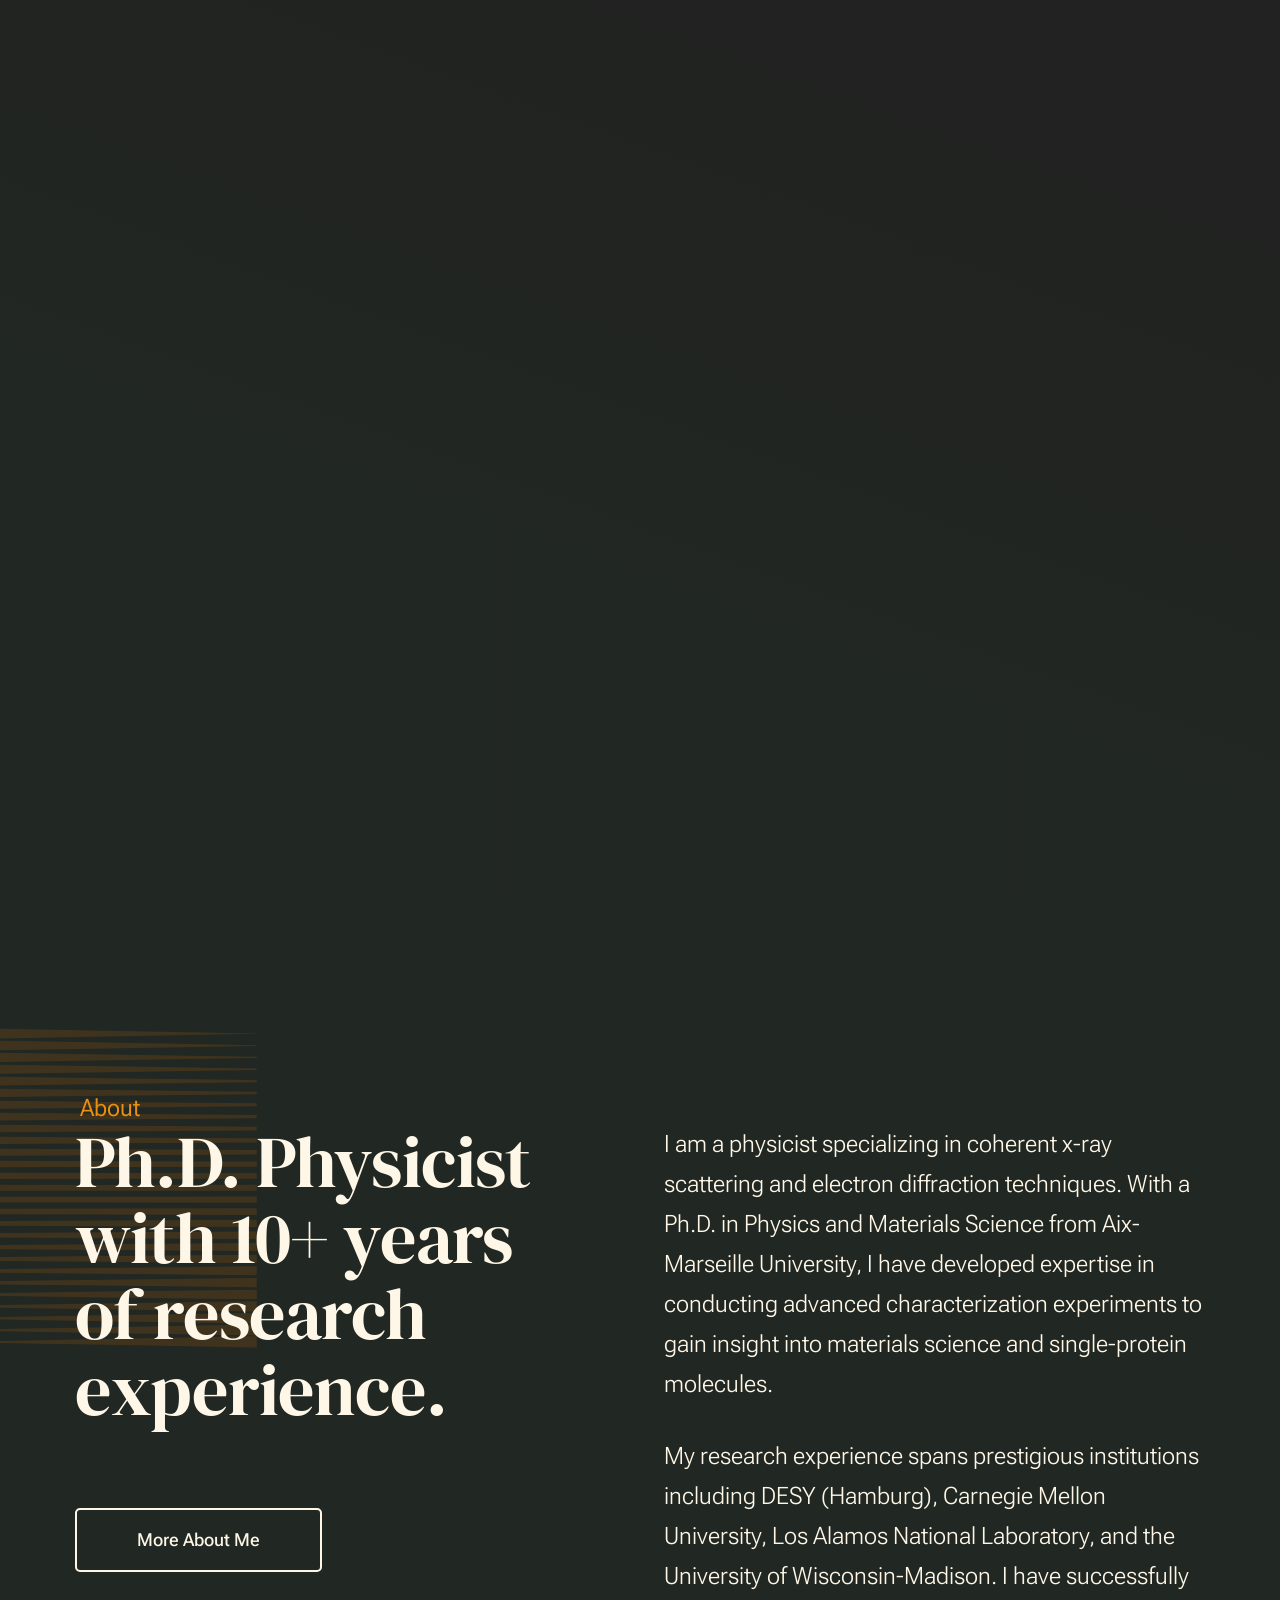
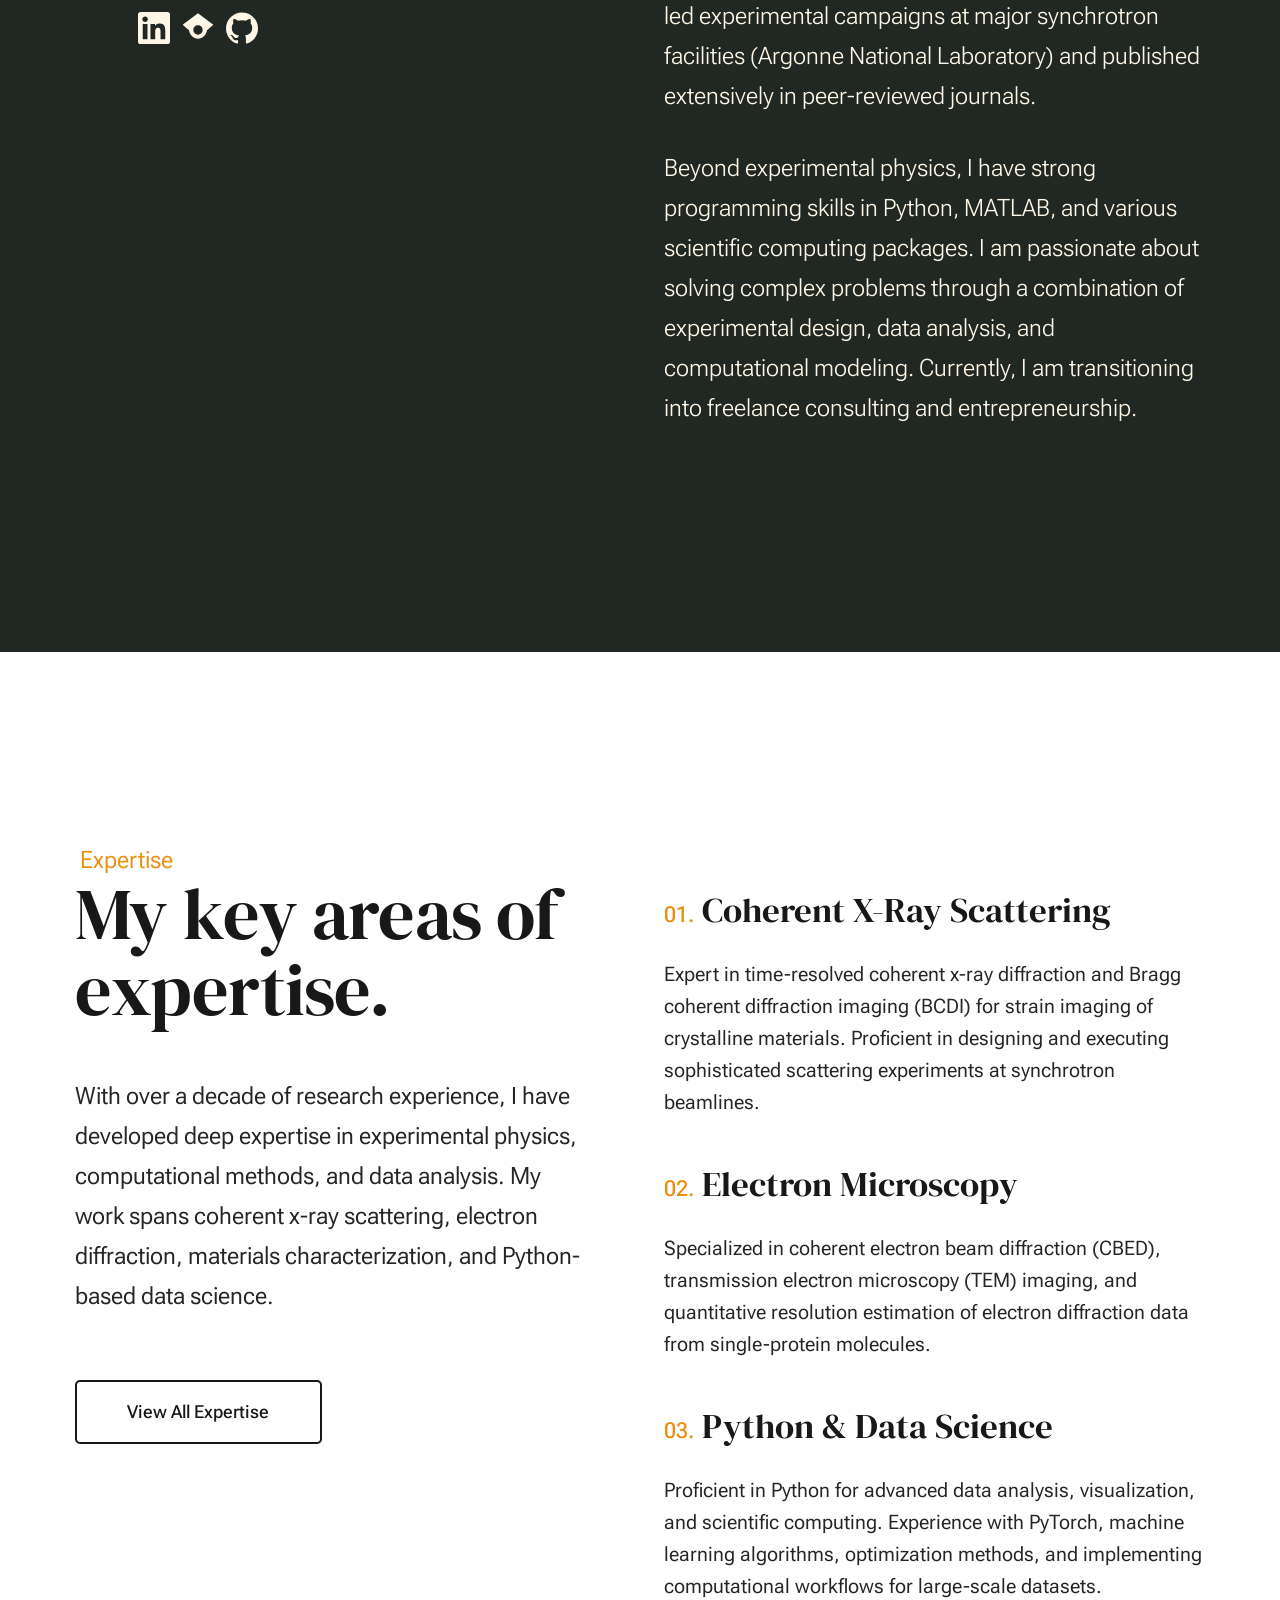
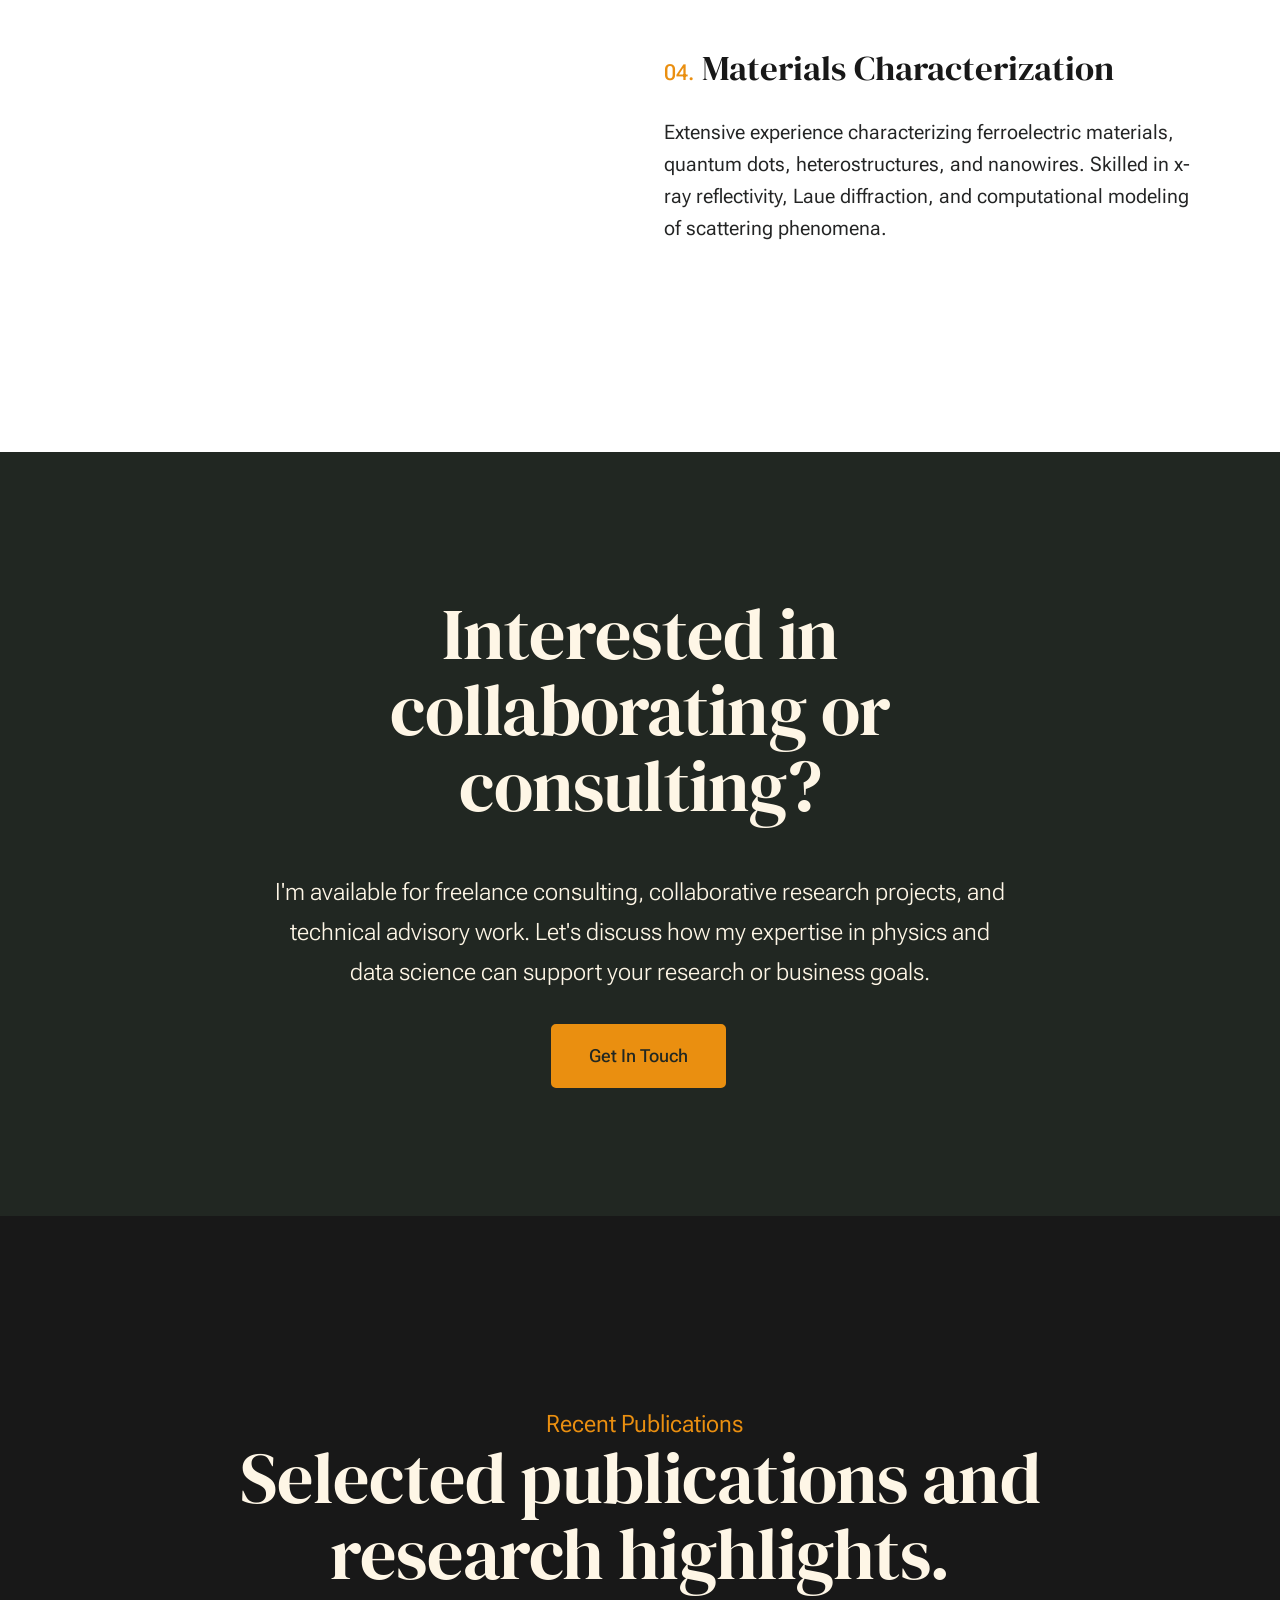
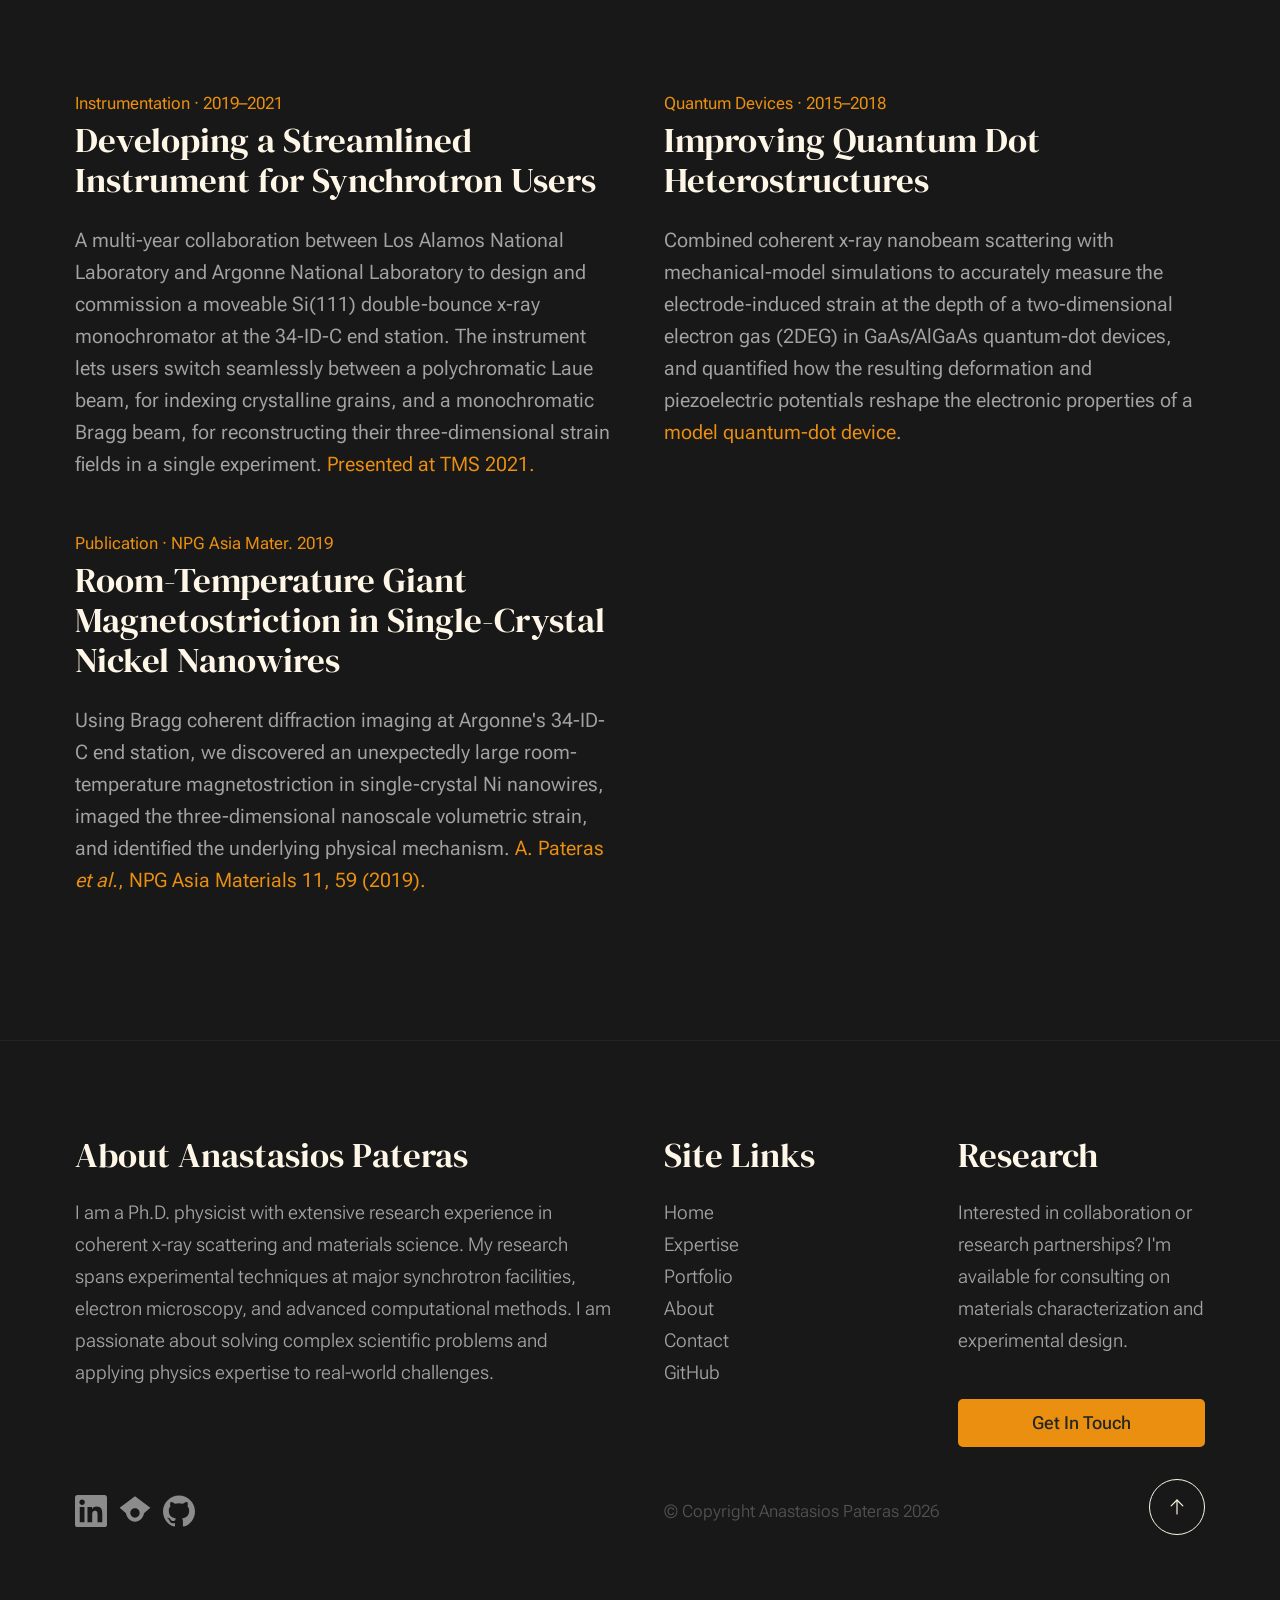
<file: index.html>
<!DOCTYPE html>
<html lang="en" class="no-js" >
<head>

    <!--- basic page needs
    ================================================== -->
    <meta name="google-site-verification" content="3l1CYod3EvhSTlX78lhnCnLiHRRLJFmBKEmMYQb7MUE">
    <meta charset="utf-8">
    <meta name="viewport" content="width=device-width, initial-scale=1">
    <title>Anastasios Pateras - Physicist, Ph. D.</title>

    <script>
        document.documentElement.classList.remove('no-js');
        document.documentElement.classList.add('js');
    </script>

    <!-- CSS
    ================================================== -->
    <link rel="stylesheet" href="css/vendor.css">
    <link rel="stylesheet" href="css/styles.css">

    <!-- favicons
    ================================================== -->
    <link rel="apple-touch-icon" sizes="180x180" href="apple-touch-icon.png">
    <link rel="icon" type="image/png" sizes="32x32" href="favicon-32x32.png">
    <link rel="icon" type="image/png" sizes="16x16" href="favicon-16x16.png">
    <link rel="manifest" href="site.webmanifest">

</head>


<body id="top">

    
    <!-- preloader
    ================================================== -->
    <div id="preloader">
        <div id="loader" class="dots-fade">
            <div></div>
            <div></div>
            <div></div>
        </div>
    </div>


    <!-- page wrap
    ================================================== -->
    <div id="page" class="s-pagewrap ss-home">


        <!-- # site header 
        ================================================== -->
        <header class="s-header">

            <div class="row s-header__inner width-sixteen-col">

                <div class="s-header__block">
                    <div class="s-header__logo">
                        <a class="logo" href="index.html">
                            <img src="images/logo.svg" alt="Homepage">
                        </a>
                    </div>

                    <a class="s-header__menu-toggle" href="#0"><span>Menu</span></a>
                </div> <!-- end s-header__block -->

                <nav class="s-header__nav">
    
                    <ul class="s-header__menu-links">
                        <li><a href="about.html">About</a></li>
                        <li><a href="expertise.html">Expertise</a></li>
                        <li><a href="blog.html">Portfolio</a></li>
                        <li><a href="contact.html">Contact</a></li>
                    </ul> <!-- s-header__menu-links -->

                    <div class="s-header__contact">
                        <a href="contact.html" class="btn btn--primary s-header__contact-btn">Let's Work Together</a>                        
                    </div> <!-- s-header__contact -->
    
                </nav> <!-- end s-header__nav -->

            </div> <!-- end s-header__inner -->

        </header> <!-- end s-header -->


        <!-- # site main content
        ================================================== -->
        <section id="content" class="s-content">

            <!-- intro
            ----------------------------------------------- -->
            <section id="intro" class="s-intro">

                <div class="row s-intro__content width-sixteen-col">

                    <div class="column lg-12 s-intro__content-inner grid-block">
                        
                        <div class="s-intro__content-text">
                            <div class="s-intro__content-pretitle text-pretitle">Hello, I'm Anastasios</div>
                            <h1 class="s-intro__content-title">
                            Physicist, Ph. D. with expertise <br>
                            in coherent x-ray scattering <br>
                            and materials science.
                            </h1>
                        </div> <!-- s-intro__content-text -->

                        <div class="s-intro__content-media"> 
                            <div class="s-intro__content-media-inner">                               
                                <img src="images/intro-bg.jpg" srcset="images/intro-bg.jpg 1x, images/intro-bg@2x.jpg 2x" alt="">
                                <div class="lines">                               
                                    <span></span>                                  
                                </div>
                            </div>
                        </div> <!-- s-intro__content-media -->                      

                        <div class="s-intro__scroll-down">
                            <a href="#about" class="smoothscroll">
                                <div class="scroll-icon">
                                    <svg xmlns="http://www.w3.org/2000/svg" viewBox="0 0 24 24" width="36" height="36" fill="none" stroke="#97b34a" stroke-width="1" stroke-linecap="round" stroke-linejoin="round">&lt;!--!  Atomicons Free 1.00 by @atisalab License - https://atomicons.com/license/ (Icons: CC BY 4.0) Copyright 2021 Atomicons --&gt;<polyline points="7 13 12 18 17 13"></polyline><line x1="12" y1="18" x2="12" y2="6"></line></svg>
                                </div>
                                <span>Scroll for more</span>
                            </a>
                        </div> <!-- s-intro__scroll-down -->
                        
                    </div> <!-- s-intro__content-inner -->

                </div> <!-- s-intro__content -->

            </section> <!-- end s-intro -->

            <!-- about
            ----------------------------------------------- -->
            <section id="about" class="s-about target-section">

                <div class="row s-about__content width-sixteen-col">
                    <div class="column grid-block grid-section-split">

                        <img src="images/geometric_shape.svg" alt="" class="s-about__content-imgbg">

                        <div class="section-header grid-section-split__header">
                            <div class="text-pretitle">About</div>                           
                            <h2 class="text-display-title">
                            Ph.D. Physicist with 10+ years of research experience.
                            </h2>                           
                        </div> <!-- end section-header -->

                        <div class="s-about__content-main grid-section-split__primary">
                            <p class="attention-getter">
                            I am a physicist specializing in coherent x-ray scattering and electron diffraction techniques. 
                            With a Ph.D. in Physics and Materials Science from Aix-Marseille University, I have developed expertise 
                            in conducting advanced characterization experiments to gain insight into materials science and single-protein molecules.
                            </p>

                            <p class="attention-getter">
                            My research experience spans prestigious institutions including DESY (Hamburg), Carnegie Mellon University, 
                            Los Alamos National Laboratory, and the University of Wisconsin-Madison. I have successfully led experimental 
                            campaigns at major synchrotron facilities (Argonne National Laboratory) and published extensively in peer-reviewed journals.
                            </p>

                            <p class="attention-getter">
                            Beyond experimental physics, I have strong programming skills in Python, MATLAB, and various scientific computing packages. 
                            I am passionate about solving complex problems through a combination of experimental design, data analysis, and computational modeling. 
                            Currently, I am transitioning into freelance consulting and entrepreneurship.
                            </p>
                        </div> <!-- end s-about__content-main -->

                        <div class="s-about__content-btn grid-section-split__bottom">
                            <a href="about.html" class="btn btn--stroke u-fullwidth">More About Me</a>

                            <ul class="s-about__social social-list">
                                <li>
                                    <a href="https://www.linkedin.com/in/apater1/" target="_blank" rel="noopener">
                                        <svg xmlns="http://www.w3.org/2000/svg" width="24" height="24" viewBox="0 0 24 24" style="fill:rgba(0, 0, 0, 1);transform:;-ms-filter:"><path d="M20.447 20.452h-3.554v-5.569c0-1.328-.027-3.037-1.852-3.037-1.853 0-2.136 1.445-2.136 2.939v5.667H9.351V9h3.414v1.561h.046c.477-.9 1.637-1.852 3.37-1.852 3.601 0 4.267 2.37 4.267 5.455v6.288zM5.337 7.433c-1.144 0-2.063-.926-2.063-2.065 0-1.138.92-2.063 2.063-2.063 1.14 0 2.064.925 2.064 2.063 0 1.139-.925 2.065-2.064 2.065zm1.782 13.019H3.555V9h3.564v11.452zM22.225 0H1.771C.792 0 0 .774 0 1.729v20.542C0 23.227.792 24 1.771 24h20.451C23.2 24 24 23.227 24 22.271V1.729C24 .774 23.2 0 22.222 0h.003z"></path></svg>
                                        <span class="u-screen-reader-text">LinkedIn</span>
                                    </a>
                                </li>
                                <li>
                                    <a href="https://scholar.google.com/citations?user=9JE_aGEAAAAJ&amp;hl=en" target="_blank" rel="noopener">
                                        <svg xmlns="http://www.w3.org/2000/svg" width="24" height="24" viewBox="0 0 24 24" style="fill:rgba(0, 0, 0, 1);transform:;-ms-filter:"><path d="M5.242 13.769L0.5 9.5 12 1l11.5 8.5-4.742 4.269C18.244 17.32 15.343 20 12 20c-3.343 0-6.244-2.68-6.758-6.231zM12 10c-1.93 0-3.5 1.57-3.5 3.5s1.57 3.5 3.5 3.5 3.5-1.57 3.5-3.5-1.57-3.5-3.5-3.5z"></path></svg>
                                        <span class="u-screen-reader-text">Google Scholar</span>
                                    </a>
                                </li>
                                <li>
                                    <a href="https://github.com/apater1" target="_blank" rel="noopener">
                                        <svg xmlns="http://www.w3.org/2000/svg" width="24" height="24" viewBox="0 0 24 24" style="fill:rgba(0, 0, 0, 1);transform:;-ms-filter:"><path d="M12 .297c-6.63 0-12 5.373-12 12 0 5.303 3.438 9.8 8.205 11.385.6.113.82-.258.82-.577 0-.285-.01-1.04-.015-2.04-3.338.724-4.042-1.61-4.042-1.61C4.422 18.07 3.633 17.7 3.633 17.7c-1.087-.744.084-.729.084-.729 1.205.084 1.838 1.236 1.838 1.236 1.07 1.835 2.809 1.305 3.495.998.108-.776.417-1.305.76-1.605-2.665-.3-5.466-1.332-5.466-5.93 0-1.31.465-2.38 1.235-3.22-.135-.303-.54-1.523.105-3.176 0 0 1.005-.322 3.3 1.23.96-.267 1.98-.399 3-.405 1.02.006 2.04.138 3 .405 2.28-1.552 3.285-1.23 3.285-1.23.645 1.653.24 2.873.12 3.176.765.84 1.23 1.91 1.23 3.22 0 4.61-2.805 5.625-5.475 5.92.42.36.81 1.096.81 2.22 0 1.606-.015 2.896-.015 3.286 0 .315.21.69.825.57C20.565 22.092 24 17.592 24 12.297c0-6.627-5.373-12-12-12"></path></svg>
                                        <span class="u-screen-reader-text">GitHub</span>
                                    </a>
                                </li>
                            </ul> <!-- end s-footer__social -->
                        </div> <!-- end s-about__content-btn -->
                    
                    </div> <!-- content-inner -->
                </div>
                
            </section> <!-- end s-about -->

            <!-- expertise
            ----------------------------------------------- -->
            <section id="expertise" class="s-expertise">

                <div class="row s-expertise__content width-sixteen-col">
                    <div class="column xl-12 grid-block grid-section-split">

                        <div class="section-header grid-section-split__header">
                            <div class="text-pretitle">Expertise</div>                           
                            <h2 class="text-display-title">
                            My key areas of expertise.
                            </h2>     
                            
                            <p class="lead">
                            With over a decade of research experience, I have developed deep expertise in experimental physics, computational methods, 
                            and data analysis. My work spans coherent x-ray scattering, electron diffraction, materials characterization, and Python-based data science.
                            </p>
                        </div> <!-- end section-header -->

                        <div class="s-expertise__content-main grid-section-split__primary">

                            <div class="grid-list-items list-items show-ctr">
                                <div class="grid-list-items__item list-items__item">
                                    <div class="grid-list-items__title list-items__item-header">
                                        <h3 class="list-items__item-title">Coherent X-Ray Scattering</h3>
                                    </div>
                                    <div class="grid-list-items__text list-items__item-text">
                                        <p>
                                        Expert in time-resolved coherent x-ray diffraction and Bragg coherent diffraction imaging (BCDI) for strain imaging 
                                        of crystalline materials. Proficient in designing and executing sophisticated scattering experiments at synchrotron beamlines.
                                        </p>
                                    </div>
                                </div> <!-- list-item -->
                                <div class="grid-list-items__item list-items__item">
                                    <div class="grid-list-items__title list-items__item-header">
                                        <h3 class="list-items__item-title">Electron Microscopy</h3>
                                    </div>
                                    <div class="grid-list-items__text list-items__item-text">
                                        <p>
                                        Specialized in coherent electron beam diffraction (CBED), transmission electron microscopy (TEM) imaging, 
                                        and quantitative resolution estimation of electron diffraction data from single-protein molecules.
                                        </p>
                                    </div>
                                </div> <!-- list-expertise__item -->
                                <div class="grid-list-items__item list-items__item">
                                    <div class="grid-list-items__title list-items__item-header">
                                        <h3 class="list-items__item-title">Python & Data Science</h3>
                                    </div>
                                    <div class="grid-list-items__text list-items__item-text">
                                        <p>
                                        Proficient in Python for advanced data analysis, visualization, and scientific computing. Experience with PyTorch, 
                                        machine learning algorithms, optimization methods, and implementing computational workflows for large-scale datasets.
                                        </p>
                                    </div>
                                </div> <!-- list-expertise__item -->
                                <div class="grid-list-items__item list-items__item">
                                    <div class="grid-list-items__title list-items__item-header">
                                        <h3 class="list-items__item-title">Materials Characterization</h3>
                                    </div>
                                    <div class="grid-list-items__text list-items__item-text">
                                        <p>
                                        Extensive experience characterizing ferroelectric materials, quantum dots, heterostructures, and nanowires. 
                                        Skilled in x-ray reflectivity, Laue diffraction, and computational modeling of scattering phenomena.
                                        </p>
                                    </div>
                                </div> <!-- list-expertise__item -->

                            </div> <!-- grid-list-items -->
                        </div> <!-- end s-expertise__content-main -->

                        <div class="s-expertise__content-btn grid-section-split__bottom">
                            <a href="expertise.html" class="btn btn--stroke u-fullwidth">View All Expertise</a>
                        </div> <!-- end s-about__content-btn -->

                    </div> <!-- end grid-block-->
                </div> <!-- end s-expertise__content -->

            </section> <!-- end s-expertise -->

        </section> <!-- s-content-->

        <!-- # cta
        ================================================== -->
        <section id="cta" class="s-cta">

            <div class="row row-x-center text-center">
                <div class="column xl-8 lg-12">

                    <div class="s-cta__content">
                        <h2 class="text-display-title">
                        Interested in collaborating or consulting?
                        </h2>
                        <p class="lead">
                        I'm available for freelance consulting, collaborative research projects, and technical advisory work. 
                        Let's discuss how my expertise in physics and data science can support your research or business goals.
                        </p>
                        <a href="contact.html" class="btn btn--primary">Get In Touch</a>
                    </div>

                </div>
            </div>

        </section> <!-- end s-cta -->

        <!-- # portfolio
        ================================================== -->
        <section id="portfolio" class="s-portfolio">

            <div class="row s-portfolio__content width-sixteen-col">
                <div class="column xl-12 grid-block">

                    <div class="grid-full section-header text-center">
                        <div class="text-pretitle">Recent Publications</div>
                        <h2 class="text-display-title">
                        Selected publications and research highlights.
                        </h2>
                    </div> <!-- end section-header -->

                    <div class="grid-full s-portfolio__content-main grid-list-items">

                        <div class="grid-list-items__item blog-card">
                            <div class="blog-card__header">
                                <div class="blog-card__cat-links">
                                    <a href="https://youtu.be/r07lF6W2i5Y">Instrumentation &middot; 2019&ndash;2021</a>
                                </div>
                                <h3 class="blog-card__title">Developing a Streamlined Instrument for Synchrotron Users</h3>
                            </div>
                            <div class="blog-card__text">
                                <p>
                                A multi-year collaboration between Los Alamos National Laboratory and Argonne National Laboratory
                                to design and commission a moveable Si(111) double-bounce x-ray monochromator at the 34-ID-C end station.
                                The instrument lets users switch seamlessly between a polychromatic Laue beam, for indexing crystalline
                                grains, and a monochromatic Bragg beam, for reconstructing their three-dimensional strain fields in a
                                single experiment. <a href="https://youtu.be/r07lF6W2i5Y">Presented at TMS 2021.</a>
                                </p>
                            </div>
                        </div> <!-- end blog-card -->
                        <div class="grid-list-items__item blog-card">
                            <div class="blog-card__header">
                                <div class="blog-card__cat-links">
                                    <a href="https://phys.org/news/2018-05-leveraging-imperfections-better-behaved-quantum-dots.html">Quantum Devices &middot; 2015&ndash;2018</a>
                                </div>
                                <h3 class="blog-card__title">Improving Quantum Dot Heterostructures</h3>
                            </div>
                            <div class="blog-card__text">
                                <p>
                                Combined coherent x-ray nanobeam scattering with mechanical-model simulations to accurately measure
                                the electrode-induced strain at the depth of a two-dimensional electron gas (2DEG) in GaAs/AlGaAs
                                quantum-dot devices, and quantified how the resulting deformation and piezoelectric potentials
                                reshape the electronic properties of a <a href="https://phys.org/news/2018-05-leveraging-imperfections-better-behaved-quantum-dots.html">model quantum-dot device</a>.
                                </p>
                            </div>
                        </div> <!-- end blog-card -->
                        <div class="grid-list-items__item blog-card">
                            <div class="blog-card__header">
                                <div class="blog-card__cat-links">
                                    <a href="https://www.nature.com/articles/s41427-019-0160-8">Publication &middot; NPG Asia Mater. 2019</a>
                                </div>
                                <h3 class="blog-card__title">Room-Temperature Giant Magnetostriction in Single-Crystal Nickel Nanowires</h3>
                            </div>
                            <div class="blog-card__text">
                                <p>
                                Using Bragg coherent diffraction imaging at Argonne's 34-ID-C end station, we discovered an
                                unexpectedly large room-temperature magnetostriction in single-crystal Ni nanowires, imaged the
                                three-dimensional nanoscale volumetric strain, and identified the underlying physical mechanism.
                                <a href="https://www.nature.com/articles/s41427-019-0160-8">A. Pateras <em>et al.</em>, NPG Asia Materials 11, 59 (2019).</a>
                                </p>
                            </div>
                        </div> <!-- end blog-card -->

                    </div> <!-- end grid-list-items -->

                </div> <!-- end grid-block-->
            </div> <!-- end s-portfolio__content -->

        </section> <!-- end s-portfolio -->


        <!-- # footer 
        ================================================== -->
        <footer class="s-footer">
            <div class="row s-footer__content">
                <div class="column xl-6 lg-6 md-12 s-footer__block s-footer__about">                    
                    <h3>About Anastasios Pateras</h3>
                    <p>
                    I am a Ph.D. physicist with extensive research experience in coherent x-ray scattering and materials science. 
                    My research spans experimental techniques at major synchrotron facilities, electron microscopy, and advanced computational methods. 
                    I am passionate about solving complex scientific problems and applying physics expertise to real-world challenges.
                    </p>               
                </div>                
                <div class="column xl-3 lg-6 md-12 s-footer__block s-footer__site-links">
                    <h3>Site Links</h3>
                    <ul class="link-list">
                        <li><a href="index.html">Home</a></li>
                        <li><a href="expertise.html">Expertise</a></li>
                        <li><a href="blog.html">Portfolio</a></li>
                        <li><a href="about.html">About</a></li>
                        <li><a href="contact.html">Contact</a></li>
                        <li><a href="https://github.com/apater1">GitHub</a></li>
                    </ul>
                </div>
                <div class="column xl-3 lg-6 md-12 tab-12 s-footer__block s-footer__newsletter">
                    <h3>Research</h3>

                    <p>
                    Interested in collaboration or research partnerships? I'm available for consulting on materials characterization and experimental design.
                    </p>

                    <div style="padding-top: 1rem;">
                        <a href="contact.html" class="btn btn--primary btn--small u-fullwidth">Get In Touch</a>
                    </div>
                </div>
            </div>    
            
            <div class="row s-footer__bottom">
                <div class="column xl-6 lg-12">
                    <ul class="s-footer__social social-list">
                        <li>
                            <a href="https://www.linkedin.com/in/apater1/" target="_blank" rel="noopener">
                                <svg xmlns="http://www.w3.org/2000/svg" width="24" height="24" viewBox="0 0 24 24" style="fill:rgba(0, 0, 0, 1);transform:;-ms-filter:"><path d="M20.447 20.452h-3.554v-5.569c0-1.328-.027-3.037-1.852-3.037-1.853 0-2.136 1.445-2.136 2.939v5.667H9.351V9h3.414v1.561h.046c.477-.9 1.637-1.852 3.37-1.852 3.601 0 4.267 2.37 4.267 5.455v6.288zM5.337 7.433c-1.144 0-2.063-.926-2.063-2.065 0-1.138.92-2.063 2.063-2.063 1.14 0 2.064.925 2.064 2.063 0 1.139-.925 2.065-2.064 2.065zm1.782 13.019H3.555V9h3.564v11.452zM22.225 0H1.771C.792 0 0 .774 0 1.729v20.542C0 23.227.792 24 1.771 24h20.451C23.2 24 24 23.227 24 22.271V1.729C24 .774 23.2 0 22.222 0h.003z"></path></svg>
                                <span class="u-screen-reader-text">LinkedIn</span>
                            </a>
                        </li>
                        <li>
                            <a href="https://scholar.google.com/citations?user=9JE_aGEAAAAJ&amp;hl=en" target="_blank" rel="noopener">
                                <svg xmlns="http://www.w3.org/2000/svg" width="24" height="24" viewBox="0 0 24 24" style="fill:rgba(0, 0, 0, 1);transform:;-ms-filter:"><path d="M5.242 13.769L0.5 9.5 12 1l11.5 8.5-4.742 4.269C18.244 17.32 15.343 20 12 20c-3.343 0-6.244-2.68-6.758-6.231zM12 10c-1.93 0-3.5 1.57-3.5 3.5s1.57 3.5 3.5 3.5 3.5-1.57 3.5-3.5-1.57-3.5-3.5-3.5z"></path></svg>
                                <span class="u-screen-reader-text">Google Scholar</span>
                            </a>
                        </li>
                        <li>
                            <a href="https://github.com/apater1" target="_blank" rel="noopener">
                                <svg xmlns="http://www.w3.org/2000/svg" width="24" height="24" viewBox="0 0 24 24" style="fill:rgba(0, 0, 0, 1);transform:;-ms-filter:"><path d="M12 .297c-6.63 0-12 5.373-12 12 0 5.303 3.438 9.8 8.205 11.385.6.113.82-.258.82-.577 0-.285-.01-1.04-.015-2.04-3.338.724-4.042-1.61-4.042-1.61C4.422 18.07 3.633 17.7 3.633 17.7c-1.087-.744.084-.729.084-.729 1.205.084 1.838 1.236 1.838 1.236 1.07 1.835 2.809 1.305 3.495.998.108-.776.417-1.305.76-1.605-2.665-.3-5.466-1.332-5.466-5.93 0-1.31.465-2.38 1.235-3.22-.135-.303-.54-1.523.105-3.176 0 0 1.005-.322 3.3 1.23.96-.267 1.98-.399 3-.405 1.02.006 2.04.138 3 .405 2.28-1.552 3.285-1.23 3.285-1.23.645 1.653.24 2.873.12 3.176.765.84 1.23 1.91 1.23 3.22 0 4.61-2.805 5.625-5.475 5.92.42.36.81 1.096.81 2.22 0 1.606-.015 2.896-.015 3.286 0 .315.21.69.825.57C20.565 22.092 24 17.592 24 12.297c0-6.627-5.373-12-12-12"></path></svg>
                                <span class="u-screen-reader-text">GitHub</span>
                            </a>
                        </li>
                    </ul> <!-- end s-footer__social -->
                </div>
                <div class="column xl-6 lg-12">
                    <p class="ss-copyright">
                        <span>© Copyright Anastasios Pateras 2026</span>
                    </p>
                </div>

                <div class="ss-go-top">
                    <a class="smoothscroll" title="Back to Top" href="#top">
                        <svg xmlns="http://www.w3.org/2000/svg" viewBox="0 0 24 24" width="36" height="36" fill="none" stroke="#ffffff" stroke-width="1" stroke-linecap="round" stroke-linejoin="round">&lt;!--!  Atomicons Free 1.00 by @atisalab License - https://atomicons.com/license/ (Icons: CC BY 4.0) Copyright 2021 Atomicons --&gt;<polyline points="17 11 12 6 7 11"></polyline><line x1="12" y1="18" x2="12" y2="6"></line></svg>
                    </a>
                </div> <!-- end ss-go-top -->
            </div>
            
        </footer> <!-- end s-footer -->

    </div> <!-- end page-wrap -->

    <!-- Java Script
    ================================================== -->
    <script src="js/plugins.js"></script>
    <script src="js/main.js"></script>

</body>
</html>
</file>
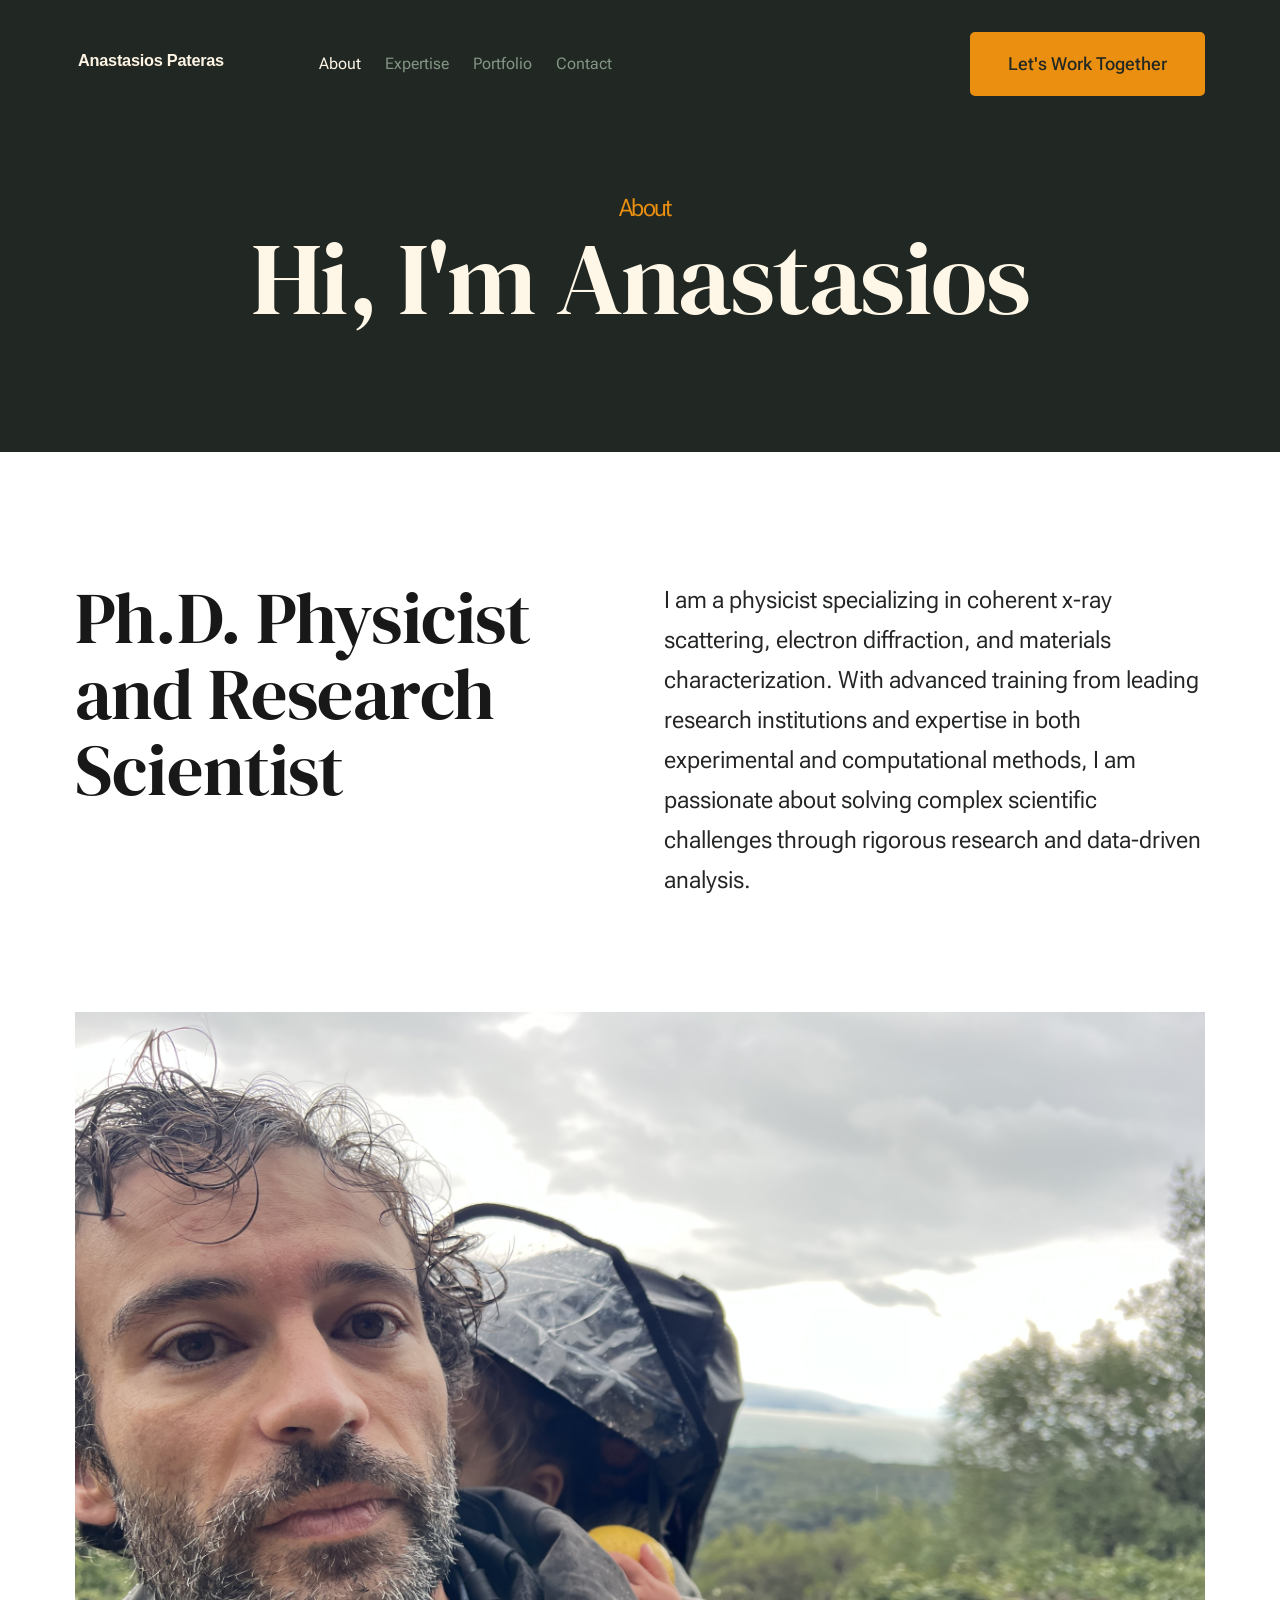
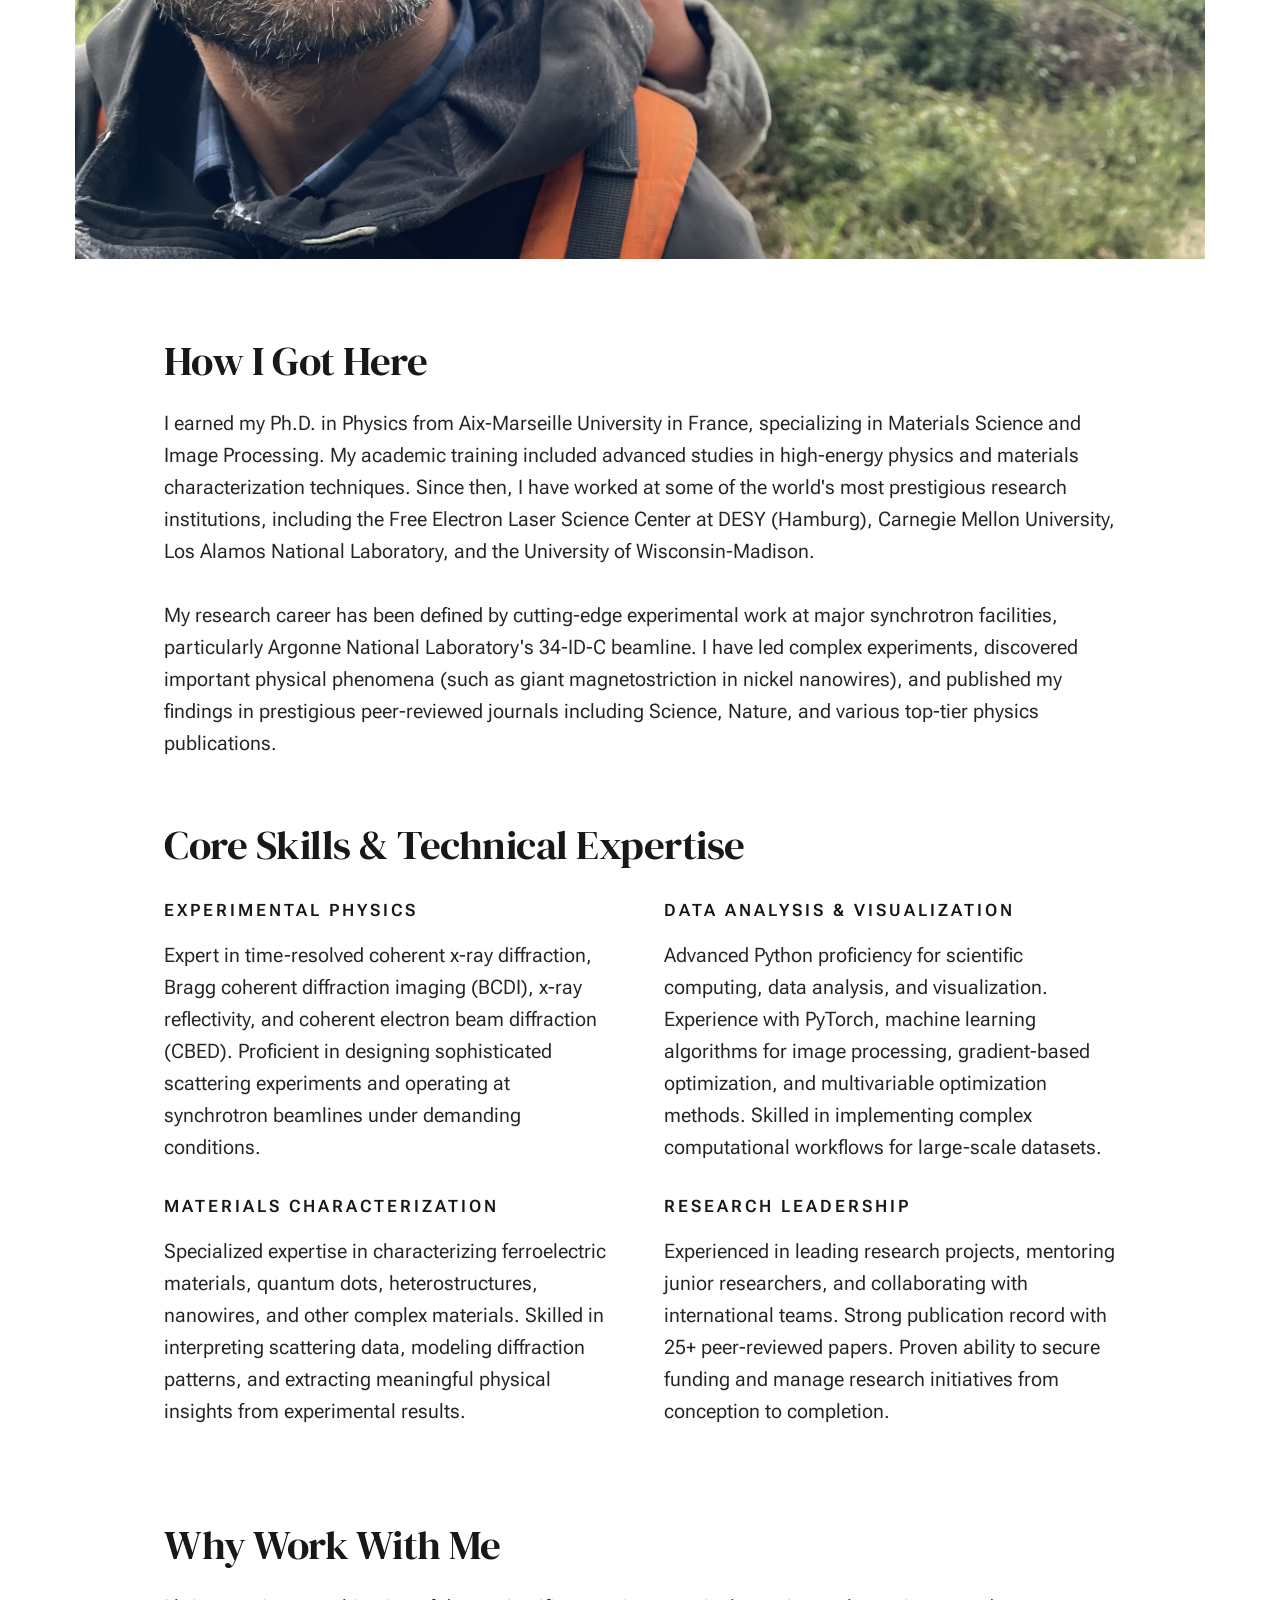
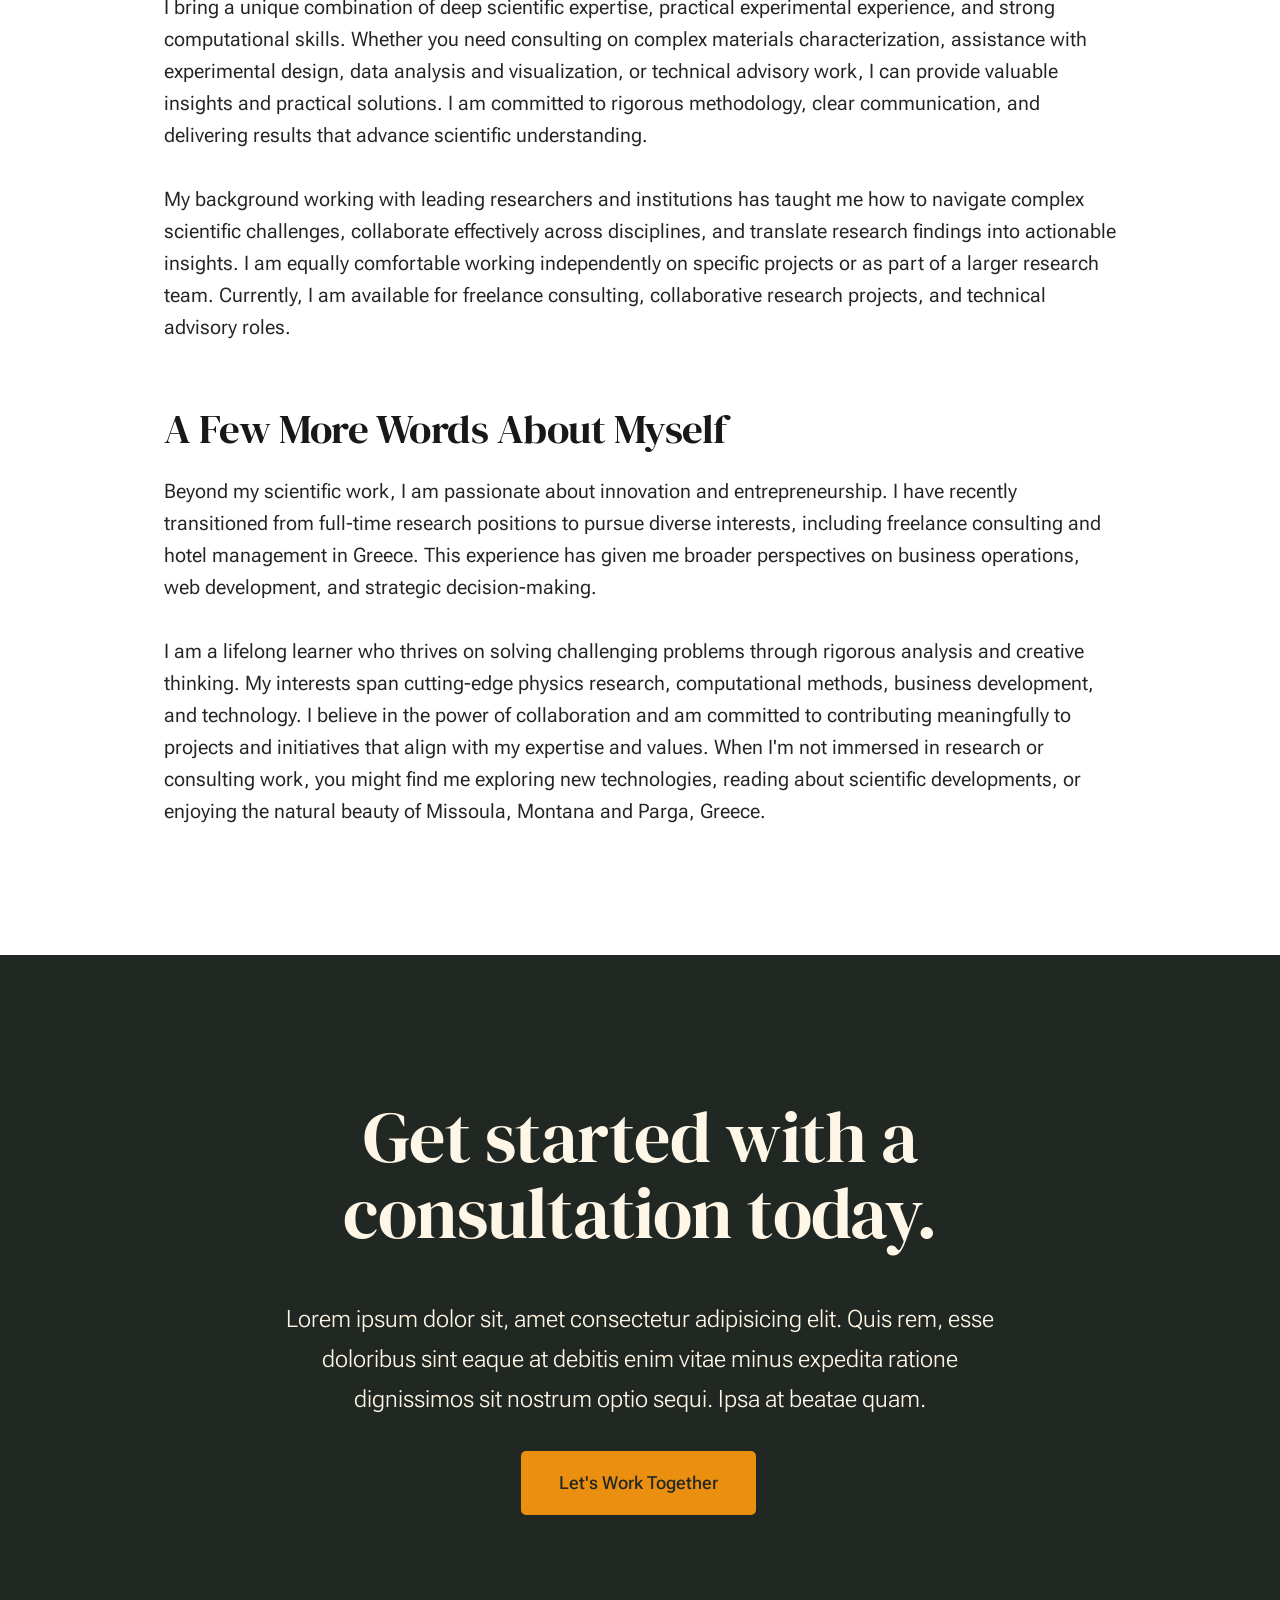
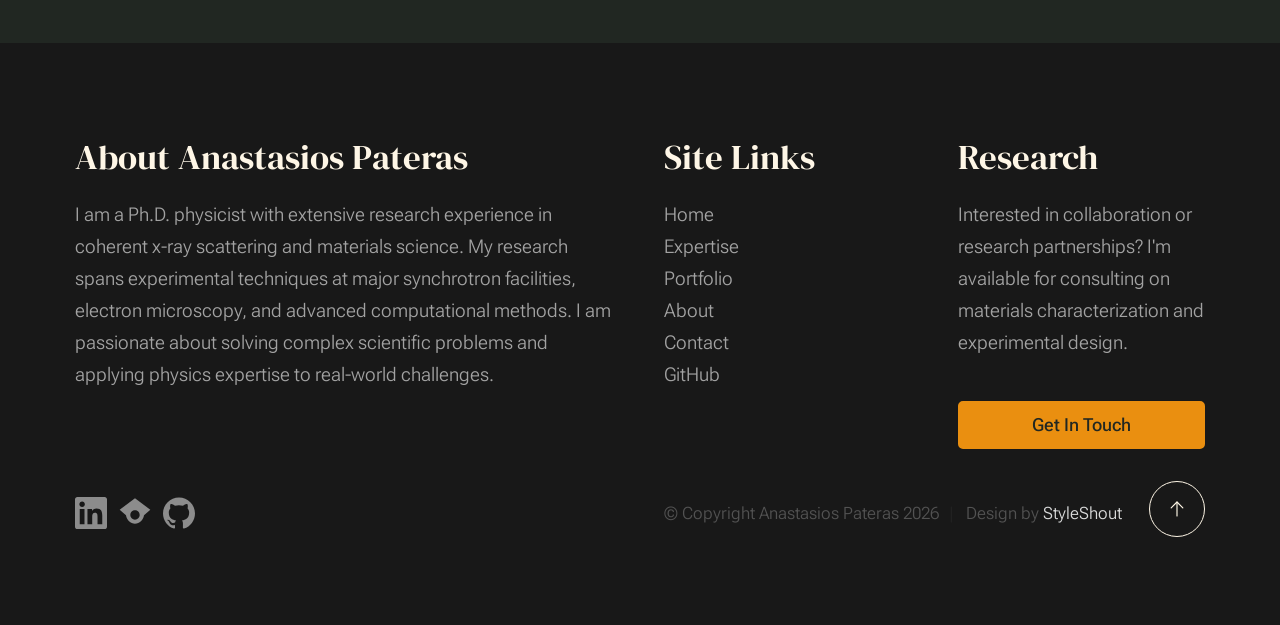
<file: about.html>
<!DOCTYPE html>
<html lang="en" class="no-js" >
<head>

    <!--- basic page needs
    ================================================== -->
    <meta charset="utf-8">
    <meta name="viewport" content="width=device-width, initial-scale=1">
    <title>About - Anastasios Pateras</title>

    <script>
        document.documentElement.classList.remove('no-js');
        document.documentElement.classList.add('js');
    </script>

    <!-- CSS
    ================================================== -->
    <link rel="stylesheet" href="css/vendor.css">
    <link rel="stylesheet" href="css/styles.css">

    <!-- favicons
    ================================================== -->
    <link rel="apple-touch-icon" sizes="180x180" href="apple-touch-icon.png">
    <link rel="icon" type="image/png" sizes="32x32" href="favicon-32x32.png">
    <link rel="icon" type="image/png" sizes="16x16" href="favicon-16x16.png">
    <link rel="manifest" href="site.webmanifest">

</head>


<body id="top">


    <!-- preloader
    ================================================== -->
    <div id="preloader">
        <div id="loader" class="dots-fade">
            <div></div>
            <div></div>
            <div></div>
        </div>
    </div>


    <!-- page wrap
    ================================================== -->
    <div id="page" class="s-pagewrap">


        <!-- # site header 
        ================================================== -->
        <header class="s-header">

            <div class="row s-header__inner width-sixteen-col">

                <div class="s-header__block">
                    <div class="s-header__logo">
                        <a class="logo" href="index.html">
                            <img src="images/logo.svg" alt="Homepage">
                        </a>
                    </div>

                    <a class="s-header__menu-toggle" href="#0"><span>Menu</span></a>
                </div> <!-- end s-header__block -->

                <nav class="s-header__nav">
    
                    <ul class="s-header__menu-links">
                        <li class="current"><a href="about.html">About</a></li>
                        <li><a href="expertise.html">Expertise</a></li>
                        <li><a href="blog.html">Portfolio</a></li>
                        <li><a href="contact.html">Contact</a></li>
                    </ul> <!-- s-header__menu-links -->

                    <div class="s-header__contact">
                        <a href="contact.html" class="btn btn--primary s-header__contact-btn">Let's Work Together</a>                        
                    </div> <!-- s-header__contact -->
    
                </nav> <!-- end s-header__nav -->

            </div> <!-- end s-header__inner -->

        </header> <!-- end s-header -->


        <!-- # site main content
        ================================================== -->
        <section id="content" class="s-content">

               <section class="s-pageheader pageheader">
                    <div class="row">
                        <div class="column xl-12">
                            <h1 class="page-title">
                                <span class="page-title__small-type text-pretitle">About</span>
                                Hi, I'm Anastasios
                            </h1>
                            
                        </div>
                    </div>
               </section> <!-- end pageheader --> 

               <section class="s-pagecontent pagecontent">

                    <div class="row pageintro">
                        <div class="column xl-6 lg-12">
                            <h2 class="text-display-title">Ph.D. Physicist and Research Scientist</h2>
                        </div>
                        <div class="column xl-6 lg-12 u-flexitem-x-right">
                            <p class="lead">
                            I am a physicist specializing in coherent x-ray scattering, electron diffraction, and materials characterization. 
                            With advanced training from leading research institutions and expertise in both experimental and computational methods, 
                            I am passionate about solving complex scientific challenges through rigorous research and data-driven analysis.
                            </p>
                        </div>                       
                    </div> <!-- end pageintro -->   
                    
                    <div class="row pagemedia">
                        <d class="column xl-12">
                            <figure class="page-media">                                
                                <img src="images/thumbs/about/about-1200.jpg" 
                                     srcset="images/thumbs/about/about-2400.jpg 2400w, 
                                             images/thumbs/about/about-1200.jpg 1200w, 
                                             images/thumbs/about/about-600.jpg 600w" sizes="(max-width: 2400px) 100vw, 2400px" alt="">
                            </figure>
                        </d>
                    </div> <!-- end pagemedia -->

                    <div class="row width-narrower pagemain">
                        <div class="column xl-12"> 

                            <h2>How I Got Here</h2>
                            <p>
                            I earned my Ph.D. in Physics from Aix-Marseille University in France, specializing in Materials Science and Image Processing. 
                            My academic training included advanced studies in high-energy physics and materials characterization techniques. Since then, 
                            I have worked at some of the world's most prestigious research institutions, including the Free Electron Laser Science Center 
                            at DESY (Hamburg), Carnegie Mellon University, Los Alamos National Laboratory, and the University of Wisconsin-Madison.
                            </p>

                            <p>
                            My research career has been defined by cutting-edge experimental work at major synchrotron facilities, particularly Argonne National Laboratory's 
                            34-ID-C beamline. I have led complex experiments, discovered important physical phenomena (such as giant magnetostriction in nickel nanowires), 
                            and published my findings in prestigious peer-reviewed journals including Science, Nature, and various top-tier physics publications.
                            </p>

                            <h2 class="u-add-bottom">Core Skills & Technical Expertise</h2>

                            <div class="grid-list-items list-items">
                                <div class="grid-list-items__item list-items__item u-remove-bottom">
                                    <div class="list-items__item-header">
                                        <h6 class="list-items__item-small-title">Experimental Physics</h6>
                                    </div>
                                    <p>
                                    Expert in time-resolved coherent x-ray diffraction, Bragg coherent diffraction imaging (BCDI), x-ray reflectivity, 
                                    and coherent electron beam diffraction (CBED). Proficient in designing sophisticated scattering experiments and 
                                    operating at synchrotron beamlines under demanding conditions.
                                    </p>
                                </div>
                                <div class="grid-list-items__item list-items__item u-remove-bottom">
                                    <div class="list-items__item-header">
                                        <h6 class="list-items__item-small-title">Data Analysis & Visualization</h6>
                                    </div>
                                    <p> 
                                    Advanced Python proficiency for scientific computing, data analysis, and visualization. Experience with PyTorch, 
                                    machine learning algorithms for image processing, gradient-based optimization, and multivariable optimization methods.
                                    Skilled in implementing complex computational workflows for large-scale datasets.
                                    </p>
                                </div>
                                <div class="grid-list-items__item list-items__item u-remove-bottom">
                                    <div class="list-items__item-header">
                                        <h6 class="list-items__item-small-title">Materials Characterization</h6>
                                    </div>
                                    <p>
                                    Specialized expertise in characterizing ferroelectric materials, quantum dots, heterostructures, nanowires, and other 
                                    complex materials. Skilled in interpreting scattering data, modeling diffraction patterns, and extracting meaningful 
                                    physical insights from experimental results.
                                    </p>
                                </div>
                                <div class="grid-list-items__item list-items__item u-remove-bottom">
                                    <div class="list-items__item-header">
                                        <h6 class="list-items__item-small-title">Research Leadership</h6>
                                    </div>
                                    <p>
                                    Experienced in leading research projects, mentoring junior researchers, and collaborating with international teams. 
                                    Strong publication record with 25+ peer-reviewed papers. Proven ability to secure funding and manage research 
                                    initiatives from conception to completion.
                                    </p>
                                </div>
                            </div> <!--grid-list-items -->

                            <h2>Why Work With Me</h2>
                            <p>
                            I bring a unique combination of deep scientific expertise, practical experimental experience, and strong computational skills. 
                            Whether you need consulting on complex materials characterization, assistance with experimental design, data analysis and visualization, 
                            or technical advisory work, I can provide valuable insights and practical solutions. I am committed to rigorous methodology, 
                            clear communication, and delivering results that advance scientific understanding.
                            </p>

                            <p>
                            My background working with leading researchers and institutions has taught me how to navigate complex scientific challenges, 
                            collaborate effectively across disciplines, and translate research findings into actionable insights. I am equally comfortable 
                            working independently on specific projects or as part of a larger research team. Currently, I am available for freelance consulting, 
                            collaborative research projects, and technical advisory roles.
                            </p>                   

                            <h2>A Few More Words About Myself</h2>
                            <p>
                            Beyond my scientific work, I am passionate about innovation and entrepreneurship. I have recently transitioned from full-time 
                            research positions to pursue diverse interests, including freelance consulting and hotel management in Greece. This experience 
                            has given me broader perspectives on business operations, web development, and strategic decision-making.
                            </p>

                            <p>
                            I am a lifelong learner who thrives on solving challenging problems through rigorous analysis and creative thinking. 
                            My interests span cutting-edge physics research, computational methods, business development, and technology. I believe in the power of 
                            collaboration and am committed to contributing meaningfully to projects and initiatives that align with my expertise and values. 
                            When I'm not immersed in research or consulting work, you might find me exploring new technologies, reading about scientific developments, 
                            or enjoying the natural beauty of Missoula, Montana and Parga, Greece.
                            </p>

                        </div> <!-- end grid-block-->
                    </div> <!-- end pagemain -->

               </section> <!-- pagecontent -->

        </section> <!-- s-content-->

        <!-- # cta
        ================================================== -->
        <section id="cta" class="s-cta">

            <div class="row row-x-center text-center">
                <div class="column xl-8 lg-12">

                    <div class="s-cta__content">
                        <h2 class="text-display-title">
                        Get started with a consultation today.
                        </h2>
                        <p class="lead">
                        Lorem ipsum dolor sit, amet consectetur adipisicing elit. Quis rem, esse doloribus sint eaque at debitis enim vitae minus expedita ratione dignissimos sit nostrum optio sequi. Ipsa at beatae quam.
                        </p>
                        <a href="contact.html" class="btn btn--primary">Let's Work Together</a>
                    </div>

                </div>
            </div>

        </section> <!-- end s-cta -->


        <!-- # footer 
        ================================================== -->
        <footer class="s-footer">
            <div class="row s-footer__content">
                <div class="column xl-6 lg-6 md-12 s-footer__block s-footer__about">                    
                    <h3>About Anastasios Pateras</h3>
                    <p>
                    I am a Ph.D. physicist with extensive research experience in coherent x-ray scattering and materials science.
                    My research spans experimental techniques at major synchrotron facilities, electron microscopy, and advanced computational methods.
                    I am passionate about solving complex scientific problems and applying physics expertise to real-world challenges.
                    </p>
                </div>                
                <div class="column xl-3 lg-6 md-12 s-footer__block s-footer__site-links">
                    <h3>Site Links</h3>
                    <ul class="link-list">
                        <li><a href="index.html">Home</a></li>
                        <li><a href="expertise.html">Expertise</a></li>
                        <li><a href="blog.html">Portfolio</a></li>
                        <li><a href="about.html">About</a></li>
                        <li><a href="contact.html">Contact</a></li>
                        <li><a href="https://github.com/apater1">GitHub</a></li>
                    </ul>
                </div>
                <div class="column xl-3 lg-6 md-12 tab-12 s-footer__block s-footer__newsletter">
                    <h3>Research</h3>

                    <p>
                    Interested in collaboration or research partnerships? I'm available for consulting on materials characterization and experimental design.
                    </p>

                    <div style="padding-top: 1rem;">
                        <a href="contact.html" class="btn btn--primary btn--small u-fullwidth">Get In Touch</a>
                    </div>
                </div>
            </div>    
            
            <div class="row s-footer__bottom">
                <div class="column xl-6 lg-12">
                    <ul class="s-footer__social social-list">
                        <li>
                            <a href="https://www.linkedin.com/in/apater1/" target="_blank" rel="noopener">
                                <svg xmlns="http://www.w3.org/2000/svg" width="24" height="24" viewBox="0 0 24 24" style="fill:rgba(0, 0, 0, 1);transform:;-ms-filter:"><path d="M20.447 20.452h-3.554v-5.569c0-1.328-.027-3.037-1.852-3.037-1.853 0-2.136 1.445-2.136 2.939v5.667H9.351V9h3.414v1.561h.046c.477-.9 1.637-1.852 3.37-1.852 3.601 0 4.267 2.37 4.267 5.455v6.288zM5.337 7.433c-1.144 0-2.063-.926-2.063-2.065 0-1.138.92-2.063 2.063-2.063 1.14 0 2.064.925 2.064 2.063 0 1.139-.925 2.065-2.064 2.065zm1.782 13.019H3.555V9h3.564v11.452zM22.225 0H1.771C.792 0 0 .774 0 1.729v20.542C0 23.227.792 24 1.771 24h20.451C23.2 24 24 23.227 24 22.271V1.729C24 .774 23.2 0 22.222 0h.003z"></path></svg>
                                <span class="u-screen-reader-text">LinkedIn</span>
                            </a>
                        </li>
                        <li>
                            <a href="https://scholar.google.com/citations?user=9JE_aGEAAAAJ&amp;hl=en" target="_blank" rel="noopener">
                                <svg xmlns="http://www.w3.org/2000/svg" width="24" height="24" viewBox="0 0 24 24" style="fill:rgba(0, 0, 0, 1);transform:;-ms-filter:"><path d="M5.242 13.769L0.5 9.5 12 1l11.5 8.5-4.742 4.269C18.244 17.32 15.343 20 12 20c-3.343 0-6.244-2.68-6.758-6.231zM12 10c-1.93 0-3.5 1.57-3.5 3.5s1.57 3.5 3.5 3.5 3.5-1.57 3.5-3.5-1.57-3.5-3.5-3.5z"></path></svg>
                                <span class="u-screen-reader-text">Google Scholar</span>
                            </a>
                        </li>
                        <li>
                            <a href="https://github.com/apater1" target="_blank" rel="noopener">
                                <svg xmlns="http://www.w3.org/2000/svg" width="24" height="24" viewBox="0 0 24 24" style="fill:rgba(0, 0, 0, 1);transform:;-ms-filter:"><path d="M12 .297c-6.63 0-12 5.373-12 12 0 5.303 3.438 9.8 8.205 11.385.6.113.82-.258.82-.577 0-.285-.01-1.04-.015-2.04-3.338.724-4.042-1.61-4.042-1.61C4.422 18.07 3.633 17.7 3.633 17.7c-1.087-.744.084-.729.084-.729 1.205.084 1.838 1.236 1.838 1.236 1.07 1.835 2.809 1.305 3.495.998.108-.776.417-1.305.76-1.605-2.665-.3-5.466-1.332-5.466-5.93 0-1.31.465-2.38 1.235-3.22-.135-.303-.54-1.523.105-3.176 0 0 1.005-.322 3.3 1.23.96-.267 1.98-.399 3-.405 1.02.006 2.04.138 3 .405 2.28-1.552 3.285-1.23 3.285-1.23.645 1.653.24 2.873.12 3.176.765.84 1.23 1.91 1.23 3.22 0 4.61-2.805 5.625-5.475 5.92.42.36.81 1.096.81 2.22 0 1.606-.015 2.896-.015 3.286 0 .315.21.69.825.57C20.565 22.092 24 17.592 24 12.297c0-6.627-5.373-12-12-12"></path></svg>
                                <span class="u-screen-reader-text">GitHub</span>
                            </a>
                        </li>
                    </ul> <!-- end s-footer__social -->
                </div>
                <div class="column xl-6 lg-12">
                    <p class="ss-copyright">
                        <span>© Copyright Anastasios Pateras 2026</span> 
                        <span>Design by <a href="https://www.styleshout.com/">StyleShout</a></span>
                    </p>
                </div>

                <div class="ss-go-top">
                    <a class="smoothscroll" title="Back to Top" href="#top">
                        <svg xmlns="http://www.w3.org/2000/svg" viewBox="0 0 24 24" width="36" height="36" fill="none" stroke="#ffffff" stroke-width="1" stroke-linecap="round" stroke-linejoin="round">&lt;!--!  Atomicons Free 1.00 by @atisalab License - https://atomicons.com/license/ (Icons: CC BY 4.0) Copyright 2021 Atomicons --&gt;<polyline points="17 11 12 6 7 11"></polyline><line x1="12" y1="18" x2="12" y2="6"></line></svg>
                    </a>
                </div> <!-- end ss-go-top -->
            </div>
            
        </footer> <!-- end s-footer -->

    </div> <!-- end page-wrap -->

    <!-- Java Script
    ================================================== -->
    <script src="js/plugins.js"></script>
    <script src="js/main.js"></script>

</body>
</html>
</file>
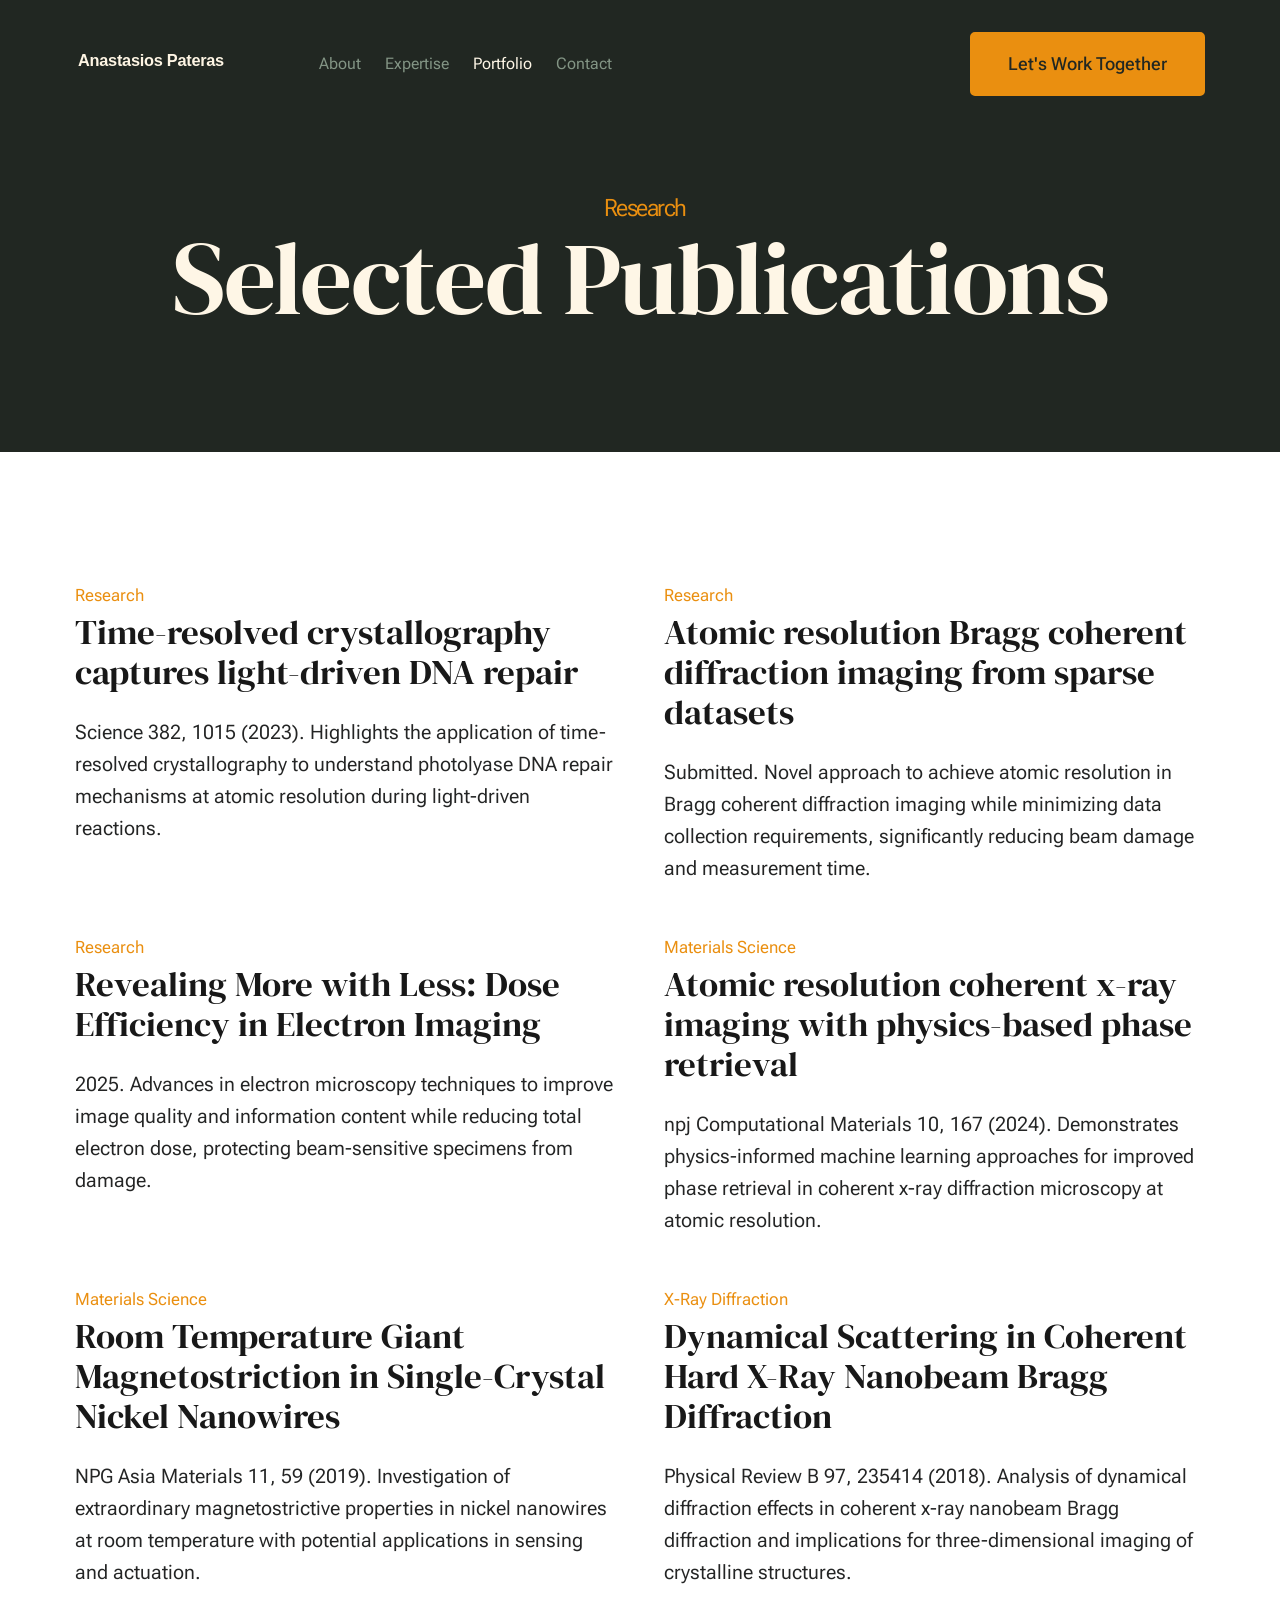
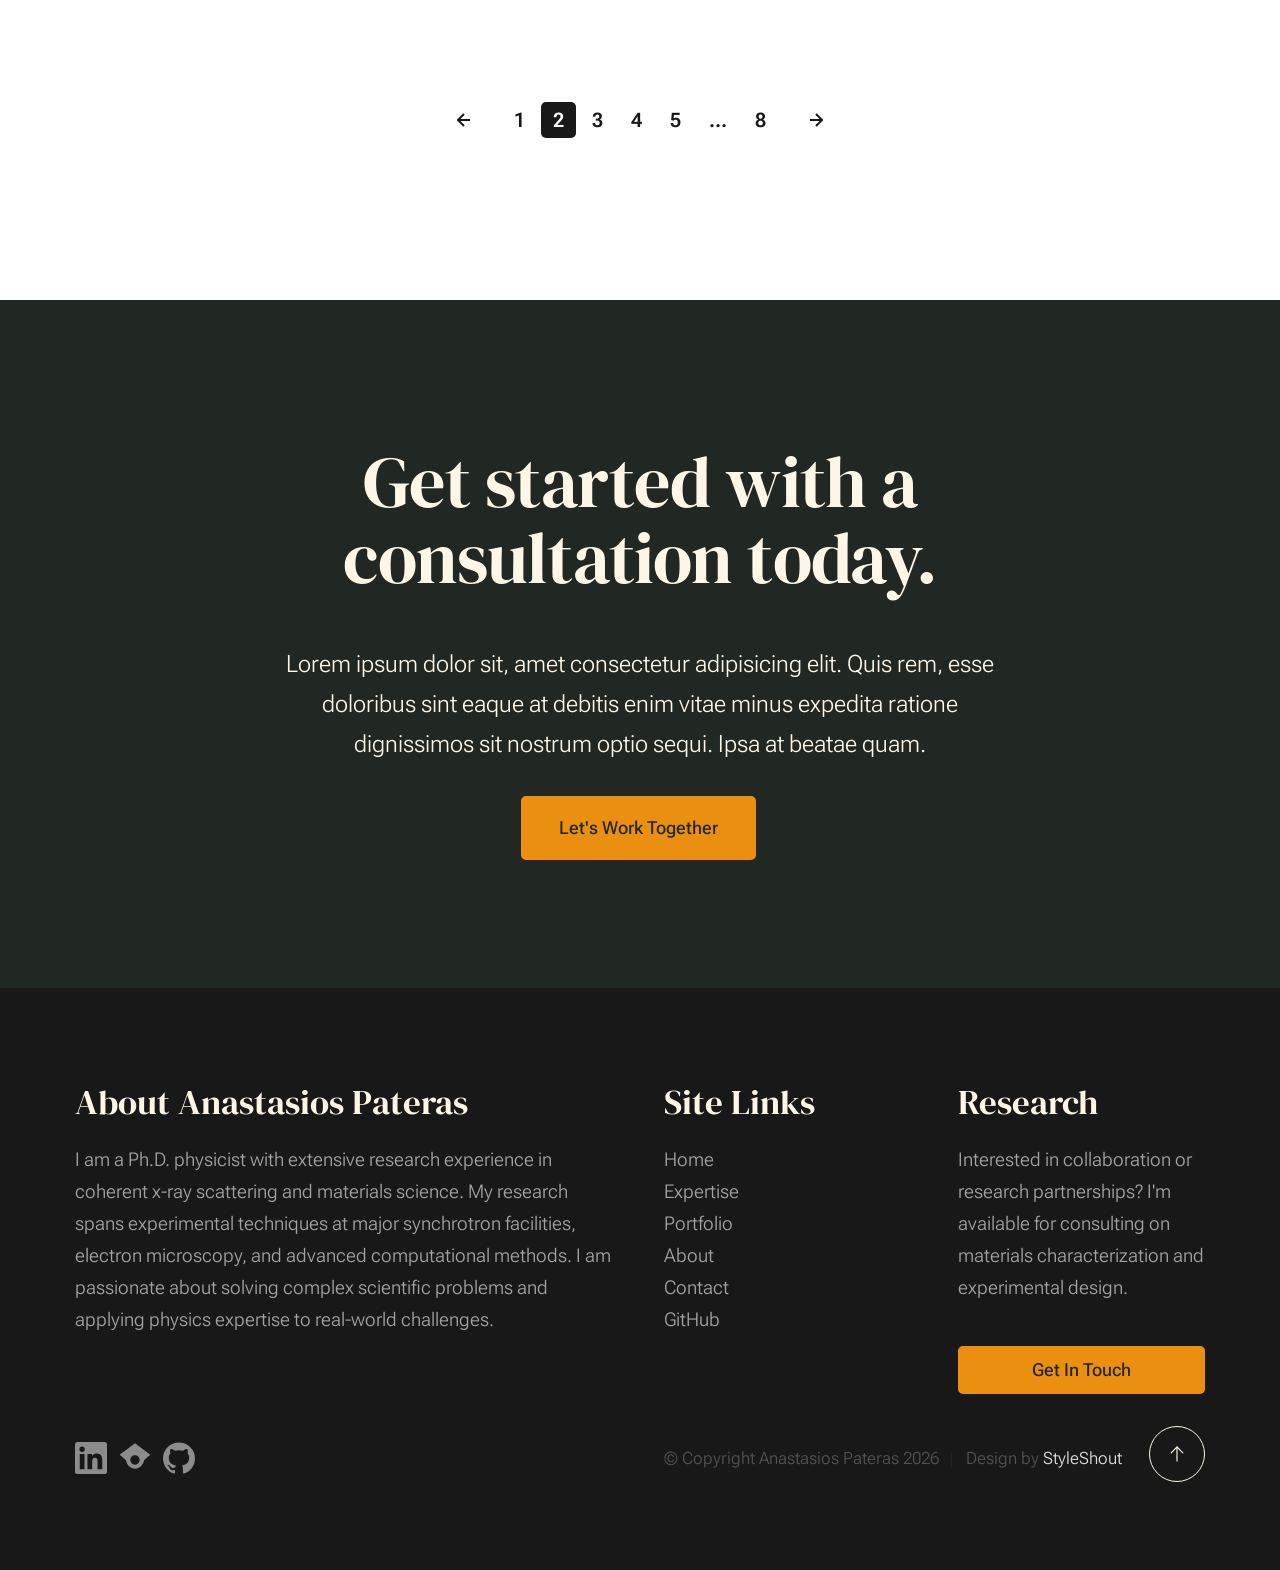
<file: blog.html>
<!DOCTYPE html>
<html lang="en" class="no-js" >
<head>

    <!--- basic page needs
    ================================================== -->
    <meta charset="utf-8">
    <meta name="viewport" content="width=device-width, initial-scale=1">
    <title>Publications - Anastasios Pateras</title>

    <script>
        document.documentElement.classList.remove('no-js');
        document.documentElement.classList.add('js');
    </script>

    <!-- CSS
    ================================================== -->
    <link rel="stylesheet" href="css/vendor.css">
    <link rel="stylesheet" href="css/styles.css">

    <!-- favicons
    ================================================== -->
    <link rel="apple-touch-icon" sizes="180x180" href="apple-touch-icon.png">
    <link rel="icon" type="image/png" sizes="32x32" href="favicon-32x32.png">
    <link rel="icon" type="image/png" sizes="16x16" href="favicon-16x16.png">
    <link rel="manifest" href="site.webmanifest">

</head>


<body id="top">


    <!-- preloader
    ================================================== -->
    <div id="preloader">
        <div id="loader" class="dots-fade">
            <div></div>
            <div></div>
            <div></div>
        </div>
    </div>


    <!-- page wrap
    ================================================== -->
    <div id="page" class="s-pagewrap">

        <!-- # site header 
        ================================================== -->
        <header class="s-header">

            <div class="row s-header__inner width-sixteen-col">

                <div class="s-header__block">
                    <div class="s-header__logo">
                        <a class="logo" href="index.html">
                            <img src="images/logo.svg" alt="Homepage">
                        </a>
                    </div>

                    <a class="s-header__menu-toggle" href="#0"><span>Menu</span></a>
                </div> <!-- end s-header__block -->

                <nav class="s-header__nav">
    
                    <ul class="s-header__menu-links">
                        <li><a href="about.html">About</a></li>
                        <li><a href="expertise.html">Expertise</a></li>
                        <li class="current"><a href="blog.html">Portfolio</a></li>
                        <li><a href="contact.html">Contact</a></li>
                    </ul> <!-- s-header__menu-links -->

                    <div class="s-header__contact">
                        <a href="contact.html" class="btn btn--primary s-header__contact-btn">Let's Work Together</a>                        
                    </div> <!-- s-header__contact -->
    
                </nav> <!-- end s-header__nav -->

            </div> <!-- end s-header__inner -->

        </header> <!-- end s-header -->


        <!-- # site main content
        ================================================== -->
        <section id="content" class="s-content">

               <section class="s-pageheader pageheader">
                    <div class="row">
                        <div class="column xl-12">
                            <h1 class="page-title">
                                <span class="page-title__small-type text-pretitle">Research</span>
                                Selected Publications
                            </h1>
                        </div>
                    </div>
               </section>   

               <section class="s-pagecontent pagecontent">

                    <div class="row">
                        <div class="column xl-12 grid-block">          
        
                            <!-- <div class="grid-full">         -->
                                <div class="grid-full grid-list-items">

                                    <div class="grid-list-items__item blog-card">
                                        <div class="blog-card__header">
                                            <div class="blog-card__cat-links">
                                                <a href="blog.html">Research</a>
                                            </div>
                                            <h3 class="blog-card__title"><a href="https://www.science.org/doi/10.1126/science.ade7151" target="_blank">Time-resolved crystallography captures light-driven DNA repair</a></h3>
                                        </div>
                                        <div class="blog-card__text">
                                            <p>
                                            Science 382, 1015 (2023). Highlights the application of time-resolved crystallography to understand photolyase DNA repair mechanisms at atomic resolution during light-driven reactions.
                                            </p>
                                        </div>
                                    </div> <!-- end blog-card -->
                                    <div class="grid-list-items__item blog-card">
                                        <div class="blog-card__header">
                                            <div class="blog-card__cat-links">
                                                <a href="blog.html">Research</a>
                                            </div>
                                            <h3 class="blog-card__title">Atomic resolution Bragg coherent diffraction imaging from sparse datasets</h3>
                                        </div>
                                        <div class="blog-card__text">
                                            <p>
                                            Submitted. Novel approach to achieve atomic resolution in Bragg coherent diffraction imaging while minimizing data collection requirements, significantly reducing beam damage and measurement time.
                                            </p>
                                        </div>
                                    </div> <!-- end blog-card -->
                                    <div class="grid-list-items__item blog-card">
                                        <div class="blog-card__header">
                                            <div class="blog-card__cat-links">
                                                <a href="blog.html">Research</a>
                                            </div>
                                            <h3 class="blog-card__title">Revealing More with Less: Dose Efficiency in Electron Imaging</h3>
                                        </div>
                                        <div class="blog-card__text">
                                            <p>
                                            2025. Advances in electron microscopy techniques to improve image quality and information content while reducing total electron dose, protecting beam-sensitive specimens from damage.
                                            </p>
                                        </div>
                                    </div> <!-- end blog-card -->
                                    <div class="grid-list-items__item blog-card">
                                        <div class="blog-card__header">
                                            <div class="blog-card__cat-links">
                                                <a href="blog.html">Materials Science</a>
                                            </div>
                                            <h3 class="blog-card__title"><a href="https://www.nature.com/articles/s41698-024-00640-6" target="_blank">Atomic resolution coherent x-ray imaging with physics-based phase retrieval</a></h3>
                                        </div>
                                        <div class="blog-card__text">
                                            <p>
                                            npj Computational Materials 10, 167 (2024). Demonstrates physics-informed machine learning approaches for improved phase retrieval in coherent x-ray diffraction microscopy at atomic resolution.
                                            </p>
                                        </div>
                                    </div> <!-- end blog-card -->
                                    <div class="grid-list-items__item blog-card">
                                        <div class="blog-card__header">
                                            <div class="blog-card__cat-links">
                                                <a href="blog.html">Materials Science</a>
                                            </div>
                                            <h3 class="blog-card__title"><a href="https://www.nature.com/articles/s41427-019-0159-x" target="_blank">Room Temperature Giant Magnetostriction in Single-Crystal Nickel Nanowires</a></h3>
                                        </div>
                                        <div class="blog-card__text">
                                            <p>
                                            NPG Asia Materials 11, 59 (2019). Investigation of extraordinary magnetostrictive properties in nickel nanowires at room temperature with potential applications in sensing and actuation.
                                            </p>
                                        </div>
                                    </div> <!-- end blog-card -->
                                    <div class="grid-list-items__item blog-card">
                                        <div class="blog-card__header">
                                            <div class="blog-card__cat-links">
                                                <a href="blog.html">X-Ray Diffraction</a>
                                            </div>
                                            <h3 class="blog-card__title"><a href="https://journals.aps.org/prb/abstract/10.1103/PhysRevB.97.235414" target="_blank">Dynamical Scattering in Coherent Hard X-Ray Nanobeam Bragg Diffraction</a></h3>
                                        </div>
                                        <div class="blog-card__text">
                                            <p>
                                            Physical Review B 97, 235414 (2018). Analysis of dynamical diffraction effects in coherent x-ray nanobeam Bragg diffraction and implications for three-dimensional imaging of crystalline structures.
                                            </p>
                                        </div>
                                    </div> <!-- end blog-card -->
        
                                </div> <!-- grid-list-items -->
                            <!-- </div>     -->

                        </div> <!-- end grid-block-->
                    </div> <!-- end row -->

                    <!-- pagination -->
                    <div class="row navigation pagination">
                        <div class="column xl-12">
                            <nav class="pgn">
                                <ul>
                                    <li>
                                        <a class="pgn__prev" href="#0">
                                            <svg xmlns="http://www.w3.org/2000/svg" width="24" height="24" viewBox="0 0 24 24"><path d="M12.707 17.293L8.414 13H18v-2H8.414l4.293-4.293-1.414-1.414L4.586 12l6.707 6.707z"/></svg>
                                        </a>
                                    </li>
                                    <li><a class="pgn__num" href="#0">1</a></li>
                                    <li><span class="pgn__num current">2</span></li>
                                    <li><a class="pgn__num" href="#0">3</a></li>
                                    <li><a class="pgn__num" href="#0">4</a></li>
                                    <li><a class="pgn__num" href="#0">5</a></li>
                                    <li><span class="pgn__num dots">…</span></li>
                                    <li><a class="pgn__num" href="#0">8</a></li>
                                    <li>
                                        <a class="pgn__next" href="#0">
                                            <svg xmlns="http://www.w3.org/2000/svg" width="24" height="24" viewBox="0 0 24 24"><path d="M11.293 17.293l1.414 1.414L19.414 12l-6.707-6.707-1.414 1.414L15.586 11H6v2h9.586z"/></svg>
                                        </a>
                                    </li>
                                </ul>
                            </nav>
                        </div> <!-- end column -->
                    </div> <!-- end pagination -->

               </section>

        </section> <!-- s-content-->

        <!-- # cta
        ================================================== -->
        <section id="cta" class="s-cta">

            <div class="row row-x-center text-center">
                <div class="column xl-8 lg-12">

                    <div class="s-cta__content">
                        <h2 class="text-display-title">
                        Get started with a consultation today.
                        </h2>
                        <p class="lead">
                        Lorem ipsum dolor sit, amet consectetur adipisicing elit. Quis rem, esse doloribus sint eaque at debitis enim vitae minus expedita ratione dignissimos sit nostrum optio sequi. Ipsa at beatae quam.
                        </p>
                        <a href="contact.html" class="btn btn--primary">Let's Work Together</a>
                    </div>

                </div>
            </div>

        </section> <!-- end s-cta -->


        <!-- # footer 
        ================================================== -->
        <footer class="s-footer">
            <div class="row s-footer__content">
                <div class="column xl-6 lg-6 md-12 s-footer__block s-footer__about">                    
                    <h3>About Anastasios Pateras</h3>
                    <p>
                    I am a Ph.D. physicist with extensive research experience in coherent x-ray scattering and materials science.
                    My research spans experimental techniques at major synchrotron facilities, electron microscopy, and advanced computational methods.
                    I am passionate about solving complex scientific problems and applying physics expertise to real-world challenges.
                    </p>
                </div>                
                <div class="column xl-3 lg-6 md-12 s-footer__block s-footer__site-links">
                    <h3>Site Links</h3>
                    <ul class="link-list">
                        <li><a href="index.html">Home</a></li>
                        <li><a href="expertise.html">Expertise</a></li>
                        <li><a href="blog.html">Portfolio</a></li>
                        <li><a href="about.html">About</a></li>
                        <li><a href="contact.html">Contact</a></li>
                        <li><a href="https://github.com/apater1">GitHub</a></li>
                    </ul>
                </div>
                <div class="column xl-3 lg-6 md-12 tab-12 s-footer__block s-footer__newsletter">
                    <h3>Research</h3>

                    <p>
                    Interested in collaboration or research partnerships? I'm available for consulting on materials characterization and experimental design.
                    </p>

                    <div style="padding-top: 1rem;">
                        <a href="contact.html" class="btn btn--primary btn--small u-fullwidth">Get In Touch</a>
                    </div>
                </div>
            </div>    
            
            <div class="row s-footer__bottom">
                <div class="column xl-6 lg-12">
                    <ul class="s-footer__social social-list">
                        <li>
                            <a href="https://www.linkedin.com/in/apater1/" target="_blank" rel="noopener">
                                <svg xmlns="http://www.w3.org/2000/svg" width="24" height="24" viewBox="0 0 24 24" style="fill:rgba(0, 0, 0, 1);transform:;-ms-filter:"><path d="M20.447 20.452h-3.554v-5.569c0-1.328-.027-3.037-1.852-3.037-1.853 0-2.136 1.445-2.136 2.939v5.667H9.351V9h3.414v1.561h.046c.477-.9 1.637-1.852 3.37-1.852 3.601 0 4.267 2.37 4.267 5.455v6.288zM5.337 7.433c-1.144 0-2.063-.926-2.063-2.065 0-1.138.92-2.063 2.063-2.063 1.14 0 2.064.925 2.064 2.063 0 1.139-.925 2.065-2.064 2.065zm1.782 13.019H3.555V9h3.564v11.452zM22.225 0H1.771C.792 0 0 .774 0 1.729v20.542C0 23.227.792 24 1.771 24h20.451C23.2 24 24 23.227 24 22.271V1.729C24 .774 23.2 0 22.222 0h.003z"></path></svg>
                                <span class="u-screen-reader-text">LinkedIn</span>
                            </a>
                        </li>
                        <li>
                            <a href="https://scholar.google.com/citations?user=9JE_aGEAAAAJ&amp;hl=en" target="_blank" rel="noopener">
                                <svg xmlns="http://www.w3.org/2000/svg" width="24" height="24" viewBox="0 0 24 24" style="fill:rgba(0, 0, 0, 1);transform:;-ms-filter:"><path d="M5.242 13.769L0.5 9.5 12 1l11.5 8.5-4.742 4.269C18.244 17.32 15.343 20 12 20c-3.343 0-6.244-2.68-6.758-6.231zM12 10c-1.93 0-3.5 1.57-3.5 3.5s1.57 3.5 3.5 3.5 3.5-1.57 3.5-3.5-1.57-3.5-3.5-3.5z"></path></svg>
                                <span class="u-screen-reader-text">Google Scholar</span>
                            </a>
                        </li>
                        <li>
                            <a href="https://github.com/apater1" target="_blank" rel="noopener">
                                <svg xmlns="http://www.w3.org/2000/svg" width="24" height="24" viewBox="0 0 24 24" style="fill:rgba(0, 0, 0, 1);transform:;-ms-filter:"><path d="M12 .297c-6.63 0-12 5.373-12 12 0 5.303 3.438 9.8 8.205 11.385.6.113.82-.258.82-.577 0-.285-.01-1.04-.015-2.04-3.338.724-4.042-1.61-4.042-1.61C4.422 18.07 3.633 17.7 3.633 17.7c-1.087-.744.084-.729.084-.729 1.205.084 1.838 1.236 1.838 1.236 1.07 1.835 2.809 1.305 3.495.998.108-.776.417-1.305.76-1.605-2.665-.3-5.466-1.332-5.466-5.93 0-1.31.465-2.38 1.235-3.22-.135-.303-.54-1.523.105-3.176 0 0 1.005-.322 3.3 1.23.96-.267 1.98-.399 3-.405 1.02.006 2.04.138 3 .405 2.28-1.552 3.285-1.23 3.285-1.23.645 1.653.24 2.873.12 3.176.765.84 1.23 1.91 1.23 3.22 0 4.61-2.805 5.625-5.475 5.92.42.36.81 1.096.81 2.22 0 1.606-.015 2.896-.015 3.286 0 .315.21.69.825.57C20.565 22.092 24 17.592 24 12.297c0-6.627-5.373-12-12-12"></path></svg>
                                <span class="u-screen-reader-text">GitHub</span>
                            </a>
                        </li>
                    </ul> <!-- end s-footer__social -->
                </div>
                <div class="column xl-6 lg-12">
                    <p class="ss-copyright">
                        <span>© Copyright Anastasios Pateras 2026</span> 
                        <span>Design by <a href="https://www.styleshout.com/">StyleShout</a></span>
                    </p>
                </div>

                <div class="ss-go-top">
                    <a class="smoothscroll" title="Back to Top" href="#top">
                        <svg xmlns="http://www.w3.org/2000/svg" viewBox="0 0 24 24" width="36" height="36" fill="none" stroke="#ffffff" stroke-width="1" stroke-linecap="round" stroke-linejoin="round">&lt;!--!  Atomicons Free 1.00 by @atisalab License - https://atomicons.com/license/ (Icons: CC BY 4.0) Copyright 2021 Atomicons --&gt;<polyline points="17 11 12 6 7 11"></polyline><line x1="12" y1="18" x2="12" y2="6"></line></svg>
                    </a>
                </div> <!-- end ss-go-top -->
            </div>
            
        </footer> <!-- end s-footer -->

    </div> <!-- end page-wrap -->

    <!-- Java Script
    ================================================== -->
    <script src="js/plugins.js"></script>
    <script src="js/main.js"></script>

</body>
</html>
</file>
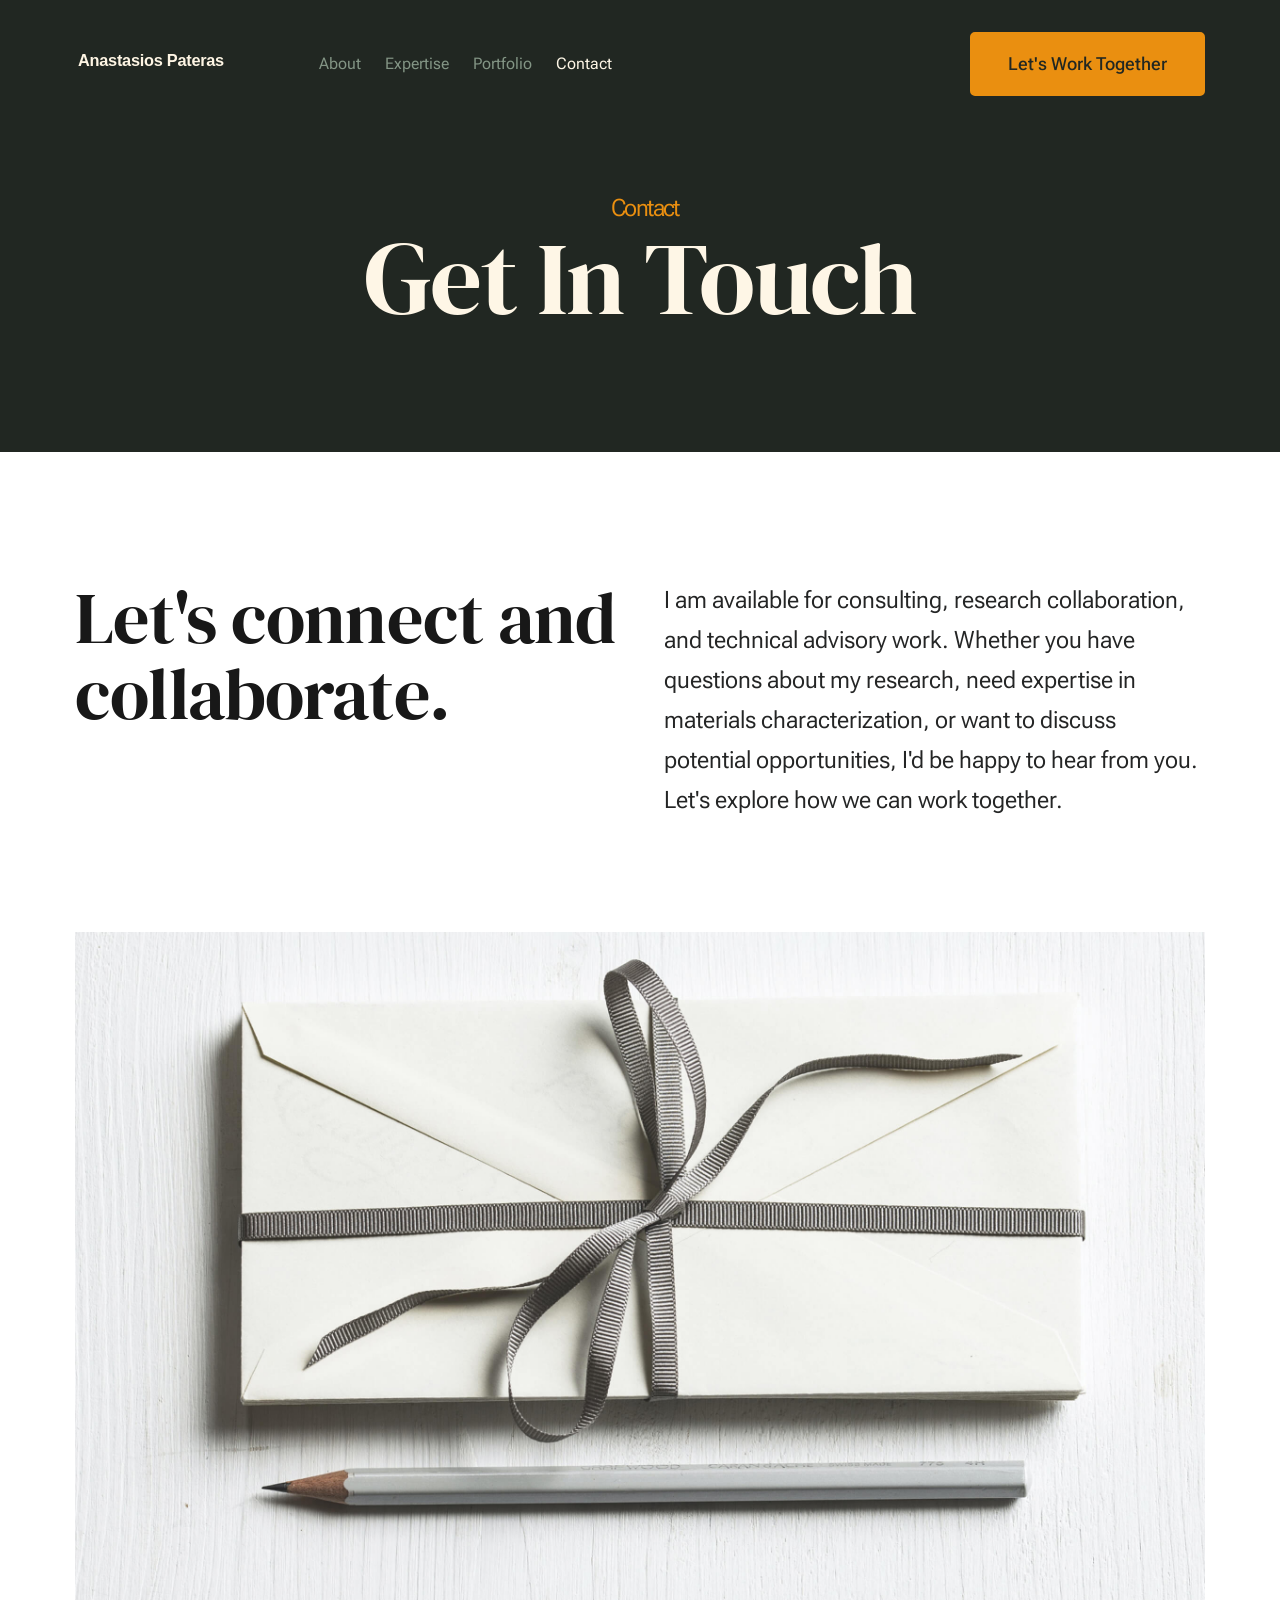
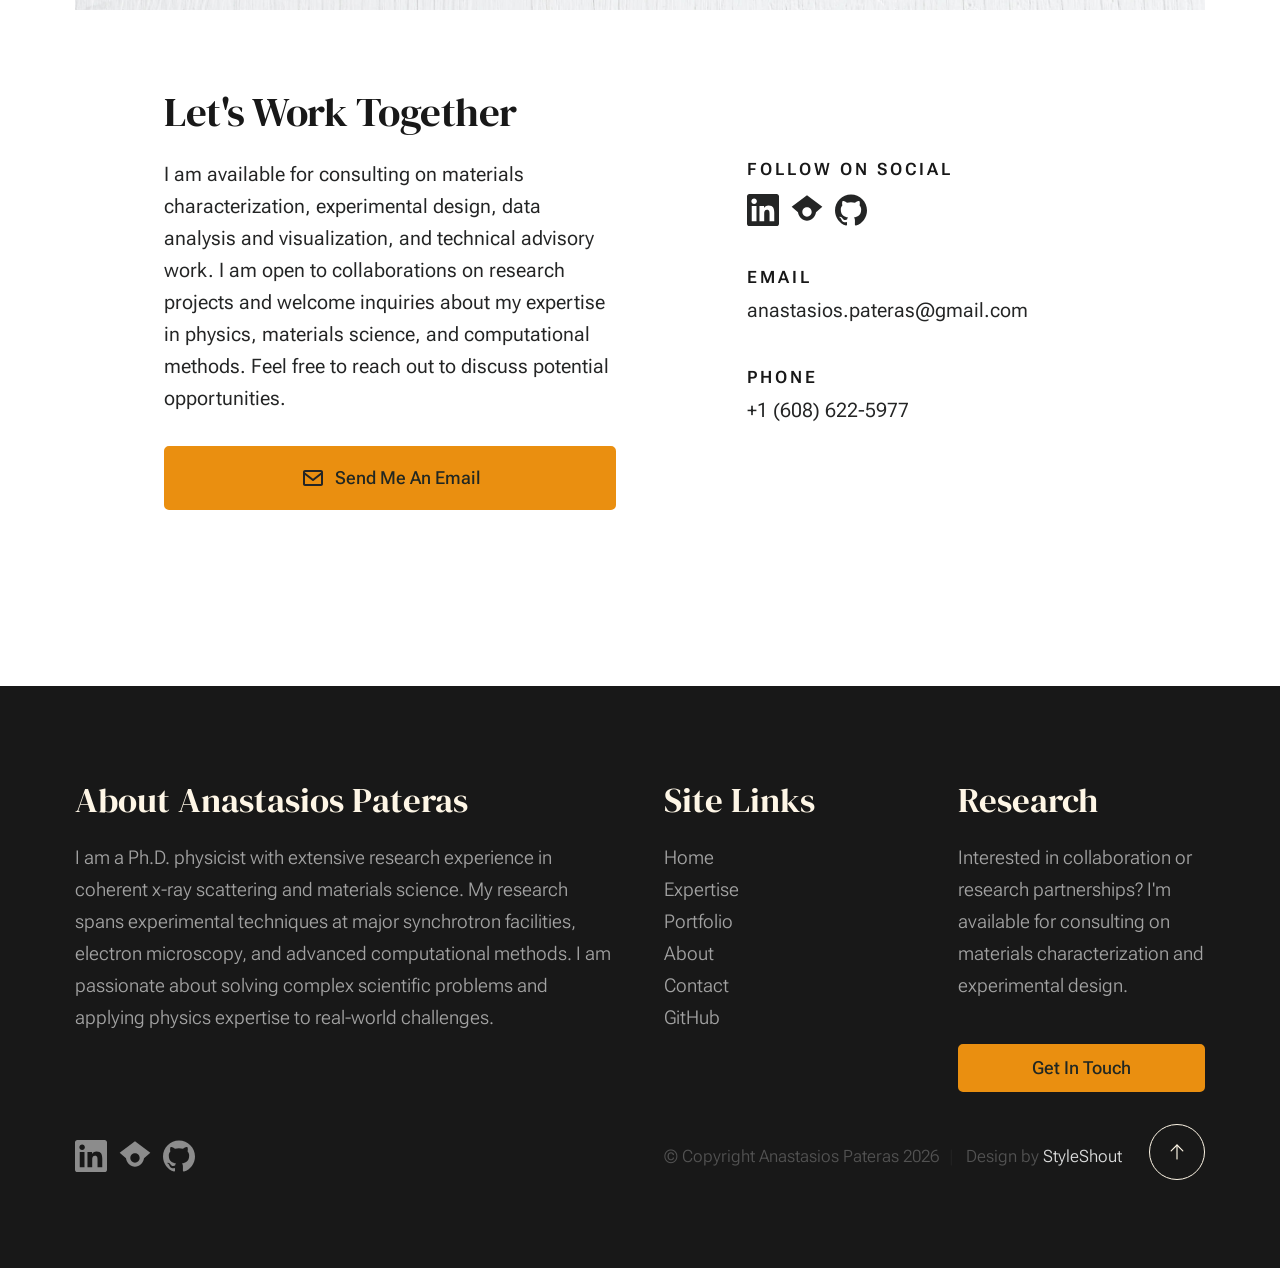
<file: contact.html>
<!DOCTYPE html>
<html lang="en" class="no-js" >
<head>

    <!--- basic page needs
    ================================================== -->
    <meta charset="utf-8">
    <meta name="viewport" content="width=device-width, initial-scale=1">
    <title>Contact - Anastasios Pateras</title>

    <script>
        document.documentElement.classList.remove('no-js');
        document.documentElement.classList.add('js');
    </script>

    <!-- CSS
    ================================================== -->
    <link rel="stylesheet" href="css/vendor.css">
    <link rel="stylesheet" href="css/styles.css">

    <!-- favicons
    ================================================== -->
    <link rel="apple-touch-icon" sizes="180x180" href="apple-touch-icon.png">
    <link rel="icon" type="image/png" sizes="32x32" href="favicon-32x32.png">
    <link rel="icon" type="image/png" sizes="16x16" href="favicon-16x16.png">
    <link rel="manifest" href="site.webmanifest">

</head>


<body id="top">


    <!-- preloader
    ================================================== -->
    <div id="preloader">
        <div id="loader" class="dots-fade">
            <div></div>
            <div></div>
            <div></div>
        </div>
    </div>


    <!-- page wrap
    ================================================== -->
    <div id="page" class="s-pagewrap">


        <!-- # site header 
        ================================================== -->
        <header class="s-header">
            <div class="row s-header__inner width-sixteen-col">

                <div class="s-header__block">
                    <div class="s-header__logo">
                        <a class="logo" href="index.html">
                            <img src="images/logo.svg" alt="Homepage">
                        </a>
                    </div>

                    <a class="s-header__menu-toggle" href="#0"><span>Menu</span></a>
                </div> <!-- end s-header__block -->

                <nav class="s-header__nav">
    
                    <ul class="s-header__menu-links">
                        <li><a href="about.html">About</a></li>
                        <li><a href="expertise.html">Expertise</a></li>
                        <li><a href="blog.html">Portfolio</a></li>
                        <li class="current"><a href="contact.html">Contact</a></li>
                    </ul> <!-- s-header__menu-links -->

                    <div class="s-header__contact">
                        <a href="contact.html" class="btn btn--primary s-header__contact-btn">Let's Work Together</a>                        
                    </div> <!-- s-header__contact -->
    
                </nav> <!-- end s-header__nav -->

            </div> <!-- end s-header__inner -->
        </header> <!-- end s-header -->


        <!-- # site main content
        ================================================== -->
        <section id="content" class="s-content">

               <section class="s-pageheader pageheader">
                    <div class="row">
                        <div class="column xl-12">
                            <h1 class="page-title">
                                <span class="page-title__small-type text-pretitle">Contact</span>
                                Get In Touch
                            </h1>                            
                        </div>
                    </div>
               </section> <!--pageheader -->  

               <section class="s-pagecontent pagecontent">

                    <div class="row pageintro">
                        <div class="column xl-6 lg-12">
                            <h2 class="text-display-title">Let's connect and collaborate.</h2>
                        </div>
                        <div class="column xl-6 lg-12 u-flexitem-x-right">
                            <p class="lead">
                            I am available for consulting, research collaboration, and technical advisory work. Whether you have questions about my research, 
                            need expertise in materials characterization, or want to discuss potential opportunities, I'd be happy to hear from you. Let's explore how we can work together.
                            </p>
                        </div>                       
                    </div> <!-- pageintro -->   
                    
                    <div class="row pagemedia">
                        <d class="column xl-12">
                            <figure class="page-media">                                
                                <img src="images/thumbs/contact/contact-1200.jpg" 
                                     srcset="images/thumbs/contact/contact-2400.jpg 2400w, 
                                             images/thumbs/contact/contact-1200.jpg 1200w, 
                                             images/thumbs/contact/contact-600.jpg 600w" sizes="(max-width: 2400px) 100vw, 2400px" alt="">
                            </figure>
                        </d>
                    </div> <!-- pagemedia --> 

                    <div class="row width-narrower pagemain">
                        <div class="column xl-12">
                            <h2>Let's Work Together</h2>

                            <div class="row">
                                <div class="column xl-6 md-12 contact-cta">     
                                    <p>
                                    I am available for consulting on materials characterization, experimental design, data analysis and visualization, 
                                    and technical advisory work. I am open to collaborations on research projects and welcome inquiries about my expertise 
                                    in physics, materials science, and computational methods. Feel free to reach out to discuss potential opportunities.
                                    </p>
        
                                    <a href="mailto:anastasios.pateras@gmail.com" class="btn btn--primary u-fullwidth contact-btn">
                                        <svg xmlns="http://www.w3.org/2000/svg" width="24" height="24" viewBox="0 0 24 24" style="fill: rgba(0, 0, 0, 1);transform: ;msFilter:;"><path d="M20 4H4c-1.103 0-2 .897-2 2v12c0 1.103.897 2 2 2h16c1.103 0 2-.897 2-2V6c0-1.103-.897-2-2-2zm0 2v.511l-8 6.223-8-6.222V6h16zM4 18V9.044l7.386 5.745a.994.994 0 0 0 1.228 0L20 9.044 20.002 18H4z"></path></svg>
                                        Send Me An Email
                                    </a>
                                </div> 
                                <div class="column xl-5 md-12 u-flexitem-x-right">

                                    <div class="contact-block">
                                        <h6>Follow On Social</h6>
                                        <ul class="contact-social social-list">
                                            <li>
                                                <a href="https://www.linkedin.com/in/apater1/" target="_blank" rel="noopener">
                                                    <svg xmlns="http://www.w3.org/2000/svg" width="24" height="24" viewBox="0 0 24 24" style="fill:rgba(0, 0, 0, 1);transform:;-ms-filter:"><path d="M20.447 20.452h-3.554v-5.569c0-1.328-.027-3.037-1.852-3.037-1.853 0-2.136 1.445-2.136 2.939v5.667H9.351V9h3.414v1.561h.046c.477-.9 1.637-1.852 3.37-1.852 3.601 0 4.267 2.37 4.267 5.455v6.288zM5.337 7.433c-1.144 0-2.063-.926-2.063-2.065 0-1.138.92-2.063 2.063-2.063 1.14 0 2.064.925 2.064 2.063 0 1.139-.925 2.065-2.064 2.065zm1.782 13.019H3.555V9h3.564v11.452zM22.225 0H1.771C.792 0 0 .774 0 1.729v20.542C0 23.227.792 24 1.771 24h20.451C23.2 24 24 23.227 24 22.271V1.729C24 .774 23.2 0 22.222 0h.003z"></path></svg>
                                                    <span class="u-screen-reader-text">LinkedIn</span>
                                                </a>
                                            </li>
                                            <li>
                                                <a href="https://scholar.google.com/citations?user=9JE_aGEAAAAJ&amp;hl=en" target="_blank" rel="noopener">
                                                    <svg xmlns="http://www.w3.org/2000/svg" width="24" height="24" viewBox="0 0 24 24" style="fill:rgba(0, 0, 0, 1);transform:;-ms-filter:"><path d="M5.242 13.769L0.5 9.5 12 1l11.5 8.5-4.742 4.269C18.244 17.32 15.343 20 12 20c-3.343 0-6.244-2.68-6.758-6.231zM12 10c-1.93 0-3.5 1.57-3.5 3.5s1.57 3.5 3.5 3.5 3.5-1.57 3.5-3.5-1.57-3.5-3.5-3.5z"></path></svg>
                                                    <span class="u-screen-reader-text">Google Scholar</span>
                                                </a>
                                            </li>
                                            <li>
                                                <a href="https://github.com/apater1" target="_blank" rel="noopener">
                                                    <svg xmlns="http://www.w3.org/2000/svg" width="24" height="24" viewBox="0 0 24 24" style="fill:rgba(0, 0, 0, 1);transform:;-ms-filter:"><path d="M12 .297c-6.63 0-12 5.373-12 12 0 5.303 3.438 9.8 8.205 11.385.6.113.82-.258.82-.577 0-.285-.01-1.04-.015-2.04-3.338.724-4.042-1.61-4.042-1.61C4.422 18.07 3.633 17.7 3.633 17.7c-1.087-.744.084-.729.084-.729 1.205.084 1.838 1.236 1.838 1.236 1.07 1.835 2.809 1.305 3.495.998.108-.776.417-1.305.76-1.605-2.665-.3-5.466-1.332-5.466-5.93 0-1.31.465-2.38 1.235-3.22-.135-.303-.54-1.523.105-3.176 0 0 1.005-.322 3.3 1.23.96-.267 1.98-.399 3-.405 1.02.006 2.04.138 3 .405 2.28-1.552 3.285-1.23 3.285-1.23.645 1.653.24 2.873.12 3.176.765.84 1.23 1.91 1.23 3.22 0 4.61-2.805 5.625-5.475 5.92.42.36.81 1.096.81 2.22 0 1.606-.015 2.896-.015 3.286 0 .315.21.69.825.57C20.565 22.092 24 17.592 24 12.297c0-6.627-5.373-12-12-12"></path></svg>
                                                    <span class="u-screen-reader-text">GitHub</span>
                                                </a>
                                            </li>
                                        </ul> <!-- end s-footer__social -->
                                    </div>

                                    <div class="contact-block">
                                        <h6>Email</h6>
                                        <a href="mailto:anastasios.pateras@gmail.com">anastasios.pateras@gmail.com</a>
                                    </div>

                                    <div class="contact-block">
                                        <h6>Phone</h6>
                                        <ul class="contact-list">
                                            <li><a href="tel:+16086225977">+1 (608) 622-5977</a></li>
                                        </ul>
                                    </div>

                                </div>
                            </div>
                        </div>                        
                    </div> <!-- end pagemain -->

               </section> <!-- pagecontent -->

        </section> <!-- s-content-->

        <!-- # footer 
        ================================================== -->
        <footer class="s-footer">
            <div class="row s-footer__content">
                <div class="column xl-6 lg-6 md-12 s-footer__block s-footer__about">                    
                    <h3>About Anastasios Pateras</h3>
                    <p>
                    I am a Ph.D. physicist with extensive research experience in coherent x-ray scattering and materials science.
                    My research spans experimental techniques at major synchrotron facilities, electron microscopy, and advanced computational methods.
                    I am passionate about solving complex scientific problems and applying physics expertise to real-world challenges.
                    </p>
                </div>                
                <div class="column xl-3 lg-6 md-12 s-footer__block s-footer__site-links">
                    <h3>Site Links</h3>
                    <ul class="link-list">
                        <li><a href="index.html">Home</a></li>
                        <li><a href="expertise.html">Expertise</a></li>
                        <li><a href="blog.html">Portfolio</a></li>
                        <li><a href="about.html">About</a></li>
                        <li><a href="contact.html">Contact</a></li>
                        <li><a href="https://github.com/apater1">GitHub</a></li>
                    </ul>
                </div>
                <div class="column xl-3 lg-6 md-12 tab-12 s-footer__block s-footer__newsletter">
                    <h3>Research</h3>

                    <p>
                    Interested in collaboration or research partnerships? I'm available for consulting on materials characterization and experimental design.
                    </p>

                    <div style="padding-top: 1rem;">
                        <a href="contact.html" class="btn btn--primary btn--small u-fullwidth">Get In Touch</a>
                    </div>
                </div>
            </div>    
            
            <div class="row s-footer__bottom">
                <div class="column xl-6 lg-12">
                    <ul class="s-footer__social social-list">
                        <li>
                            <a href="https://www.linkedin.com/in/apater1/" target="_blank" rel="noopener">
                                <svg xmlns="http://www.w3.org/2000/svg" width="24" height="24" viewBox="0 0 24 24" style="fill:rgba(0, 0, 0, 1);transform:;-ms-filter:"><path d="M20.447 20.452h-3.554v-5.569c0-1.328-.027-3.037-1.852-3.037-1.853 0-2.136 1.445-2.136 2.939v5.667H9.351V9h3.414v1.561h.046c.477-.9 1.637-1.852 3.37-1.852 3.601 0 4.267 2.37 4.267 5.455v6.288zM5.337 7.433c-1.144 0-2.063-.926-2.063-2.065 0-1.138.92-2.063 2.063-2.063 1.14 0 2.064.925 2.064 2.063 0 1.139-.925 2.065-2.064 2.065zm1.782 13.019H3.555V9h3.564v11.452zM22.225 0H1.771C.792 0 0 .774 0 1.729v20.542C0 23.227.792 24 1.771 24h20.451C23.2 24 24 23.227 24 22.271V1.729C24 .774 23.2 0 22.222 0h.003z"></path></svg>
                                <span class="u-screen-reader-text">LinkedIn</span>
                            </a>
                        </li>
                        <li>
                            <a href="https://scholar.google.com/citations?user=9JE_aGEAAAAJ&amp;hl=en" target="_blank" rel="noopener">
                                <svg xmlns="http://www.w3.org/2000/svg" width="24" height="24" viewBox="0 0 24 24" style="fill:rgba(0, 0, 0, 1);transform:;-ms-filter:"><path d="M5.242 13.769L0.5 9.5 12 1l11.5 8.5-4.742 4.269C18.244 17.32 15.343 20 12 20c-3.343 0-6.244-2.68-6.758-6.231zM12 10c-1.93 0-3.5 1.57-3.5 3.5s1.57 3.5 3.5 3.5 3.5-1.57 3.5-3.5-1.57-3.5-3.5-3.5z"></path></svg>
                                <span class="u-screen-reader-text">Google Scholar</span>
                            </a>
                        </li>
                        <li>
                            <a href="https://github.com/apater1" target="_blank" rel="noopener">
                                <svg xmlns="http://www.w3.org/2000/svg" width="24" height="24" viewBox="0 0 24 24" style="fill:rgba(0, 0, 0, 1);transform:;-ms-filter:"><path d="M12 .297c-6.63 0-12 5.373-12 12 0 5.303 3.438 9.8 8.205 11.385.6.113.82-.258.82-.577 0-.285-.01-1.04-.015-2.04-3.338.724-4.042-1.61-4.042-1.61C4.422 18.07 3.633 17.7 3.633 17.7c-1.087-.744.084-.729.084-.729 1.205.084 1.838 1.236 1.838 1.236 1.07 1.835 2.809 1.305 3.495.998.108-.776.417-1.305.76-1.605-2.665-.3-5.466-1.332-5.466-5.93 0-1.31.465-2.38 1.235-3.22-.135-.303-.54-1.523.105-3.176 0 0 1.005-.322 3.3 1.23.96-.267 1.98-.399 3-.405 1.02.006 2.04.138 3 .405 2.28-1.552 3.285-1.23 3.285-1.23.645 1.653.24 2.873.12 3.176.765.84 1.23 1.91 1.23 3.22 0 4.61-2.805 5.625-5.475 5.92.42.36.81 1.096.81 2.22 0 1.606-.015 2.896-.015 3.286 0 .315.21.69.825.57C20.565 22.092 24 17.592 24 12.297c0-6.627-5.373-12-12-12"></path></svg>
                                <span class="u-screen-reader-text">GitHub</span>
                            </a>
                        </li>
                    </ul> <!-- end s-footer__social -->
                </div>
                <div class="column xl-6 lg-12">
                    <p class="ss-copyright">
                        <span>© Copyright Anastasios Pateras 2026</span> 
                        <span>Design by <a href="https://www.styleshout.com/">StyleShout</a></span>
                    </p>
                </div>

                <div class="ss-go-top">
                    <a class="smoothscroll" title="Back to Top" href="#top">
                        <svg xmlns="http://www.w3.org/2000/svg" viewBox="0 0 24 24" width="36" height="36" fill="none" stroke="#ffffff" stroke-width="1" stroke-linecap="round" stroke-linejoin="round">&lt;!--!  Atomicons Free 1.00 by @atisalab License - https://atomicons.com/license/ (Icons: CC BY 4.0) Copyright 2021 Atomicons --&gt;<polyline points="17 11 12 6 7 11"></polyline><line x1="12" y1="18" x2="12" y2="6"></line></svg>
                    </a>
                </div> <!-- end ss-go-top -->
            </div>
            
        </footer> <!-- end s-footer -->

    </div> <!-- end page-wrap -->

    <!-- Java Script
    ================================================== -->
    <script src="js/plugins.js"></script>
    <script src="js/main.js"></script>

</body>
</html>
</file>
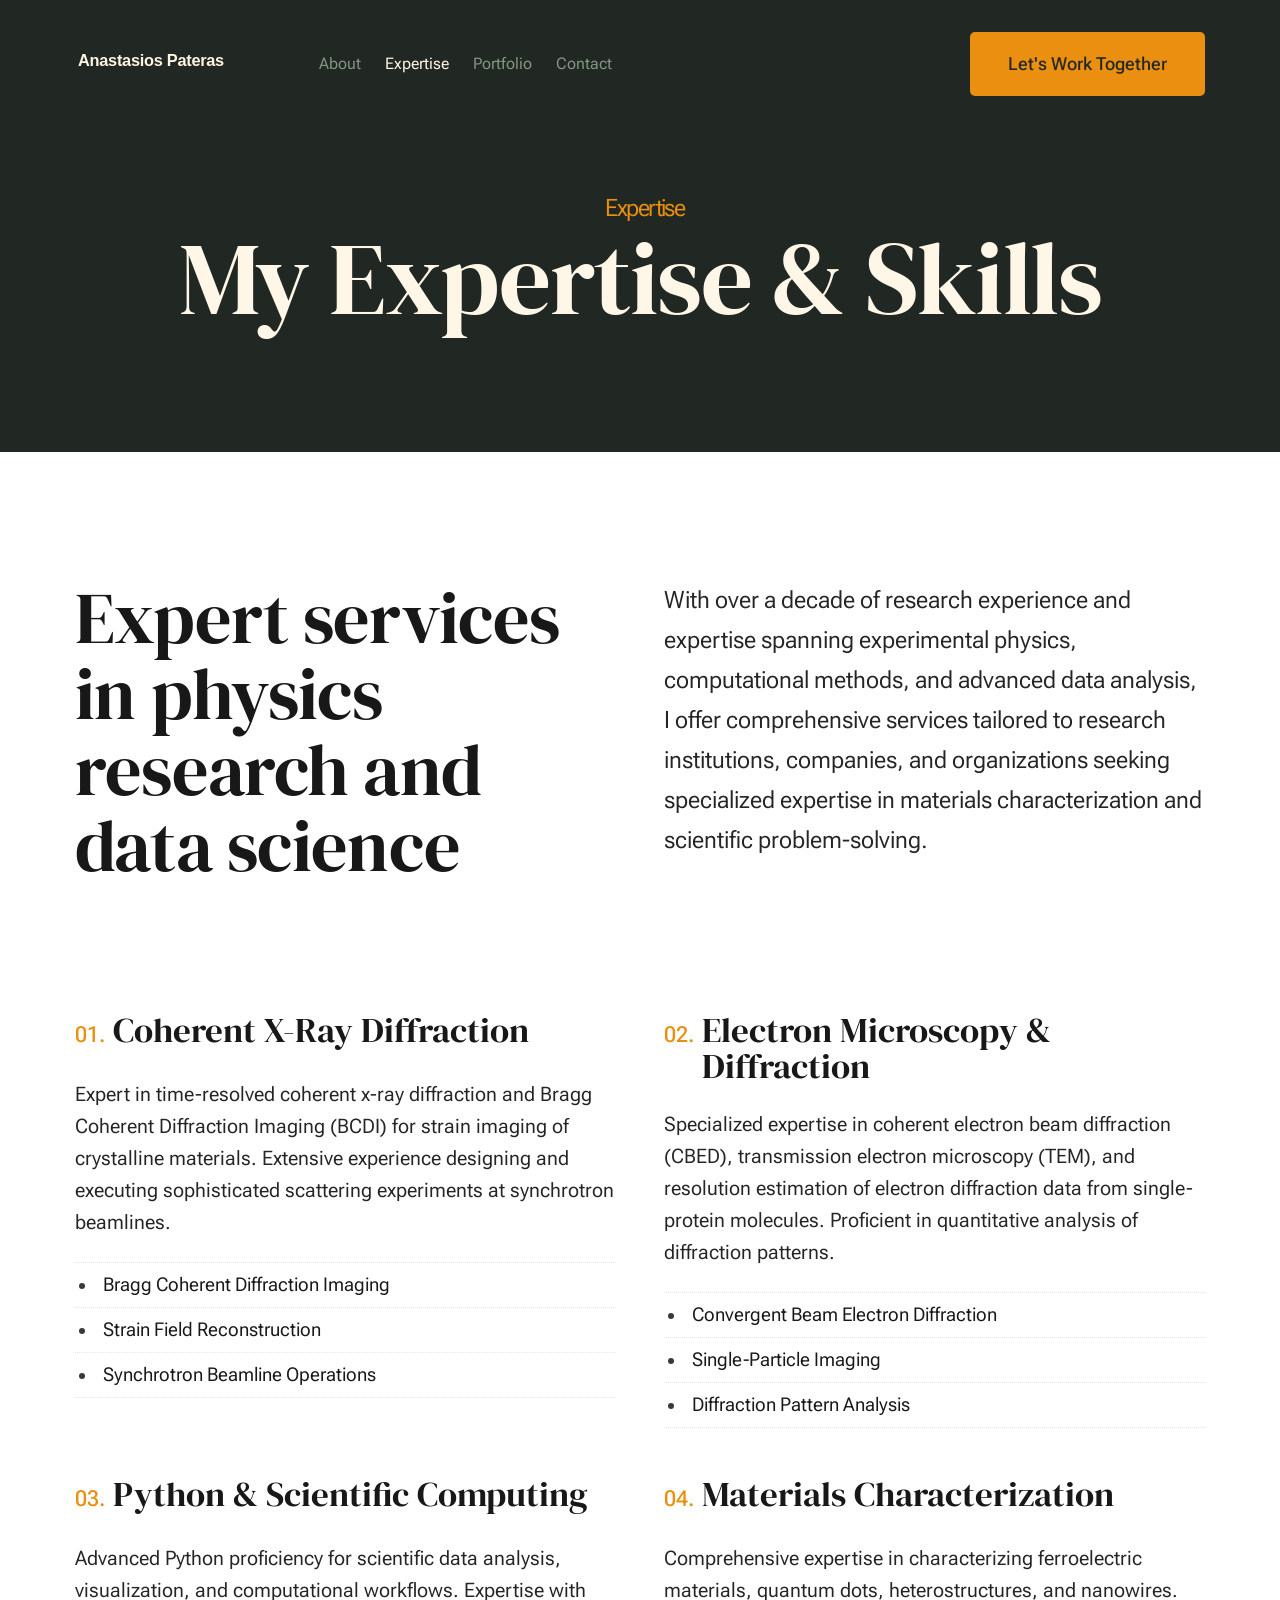
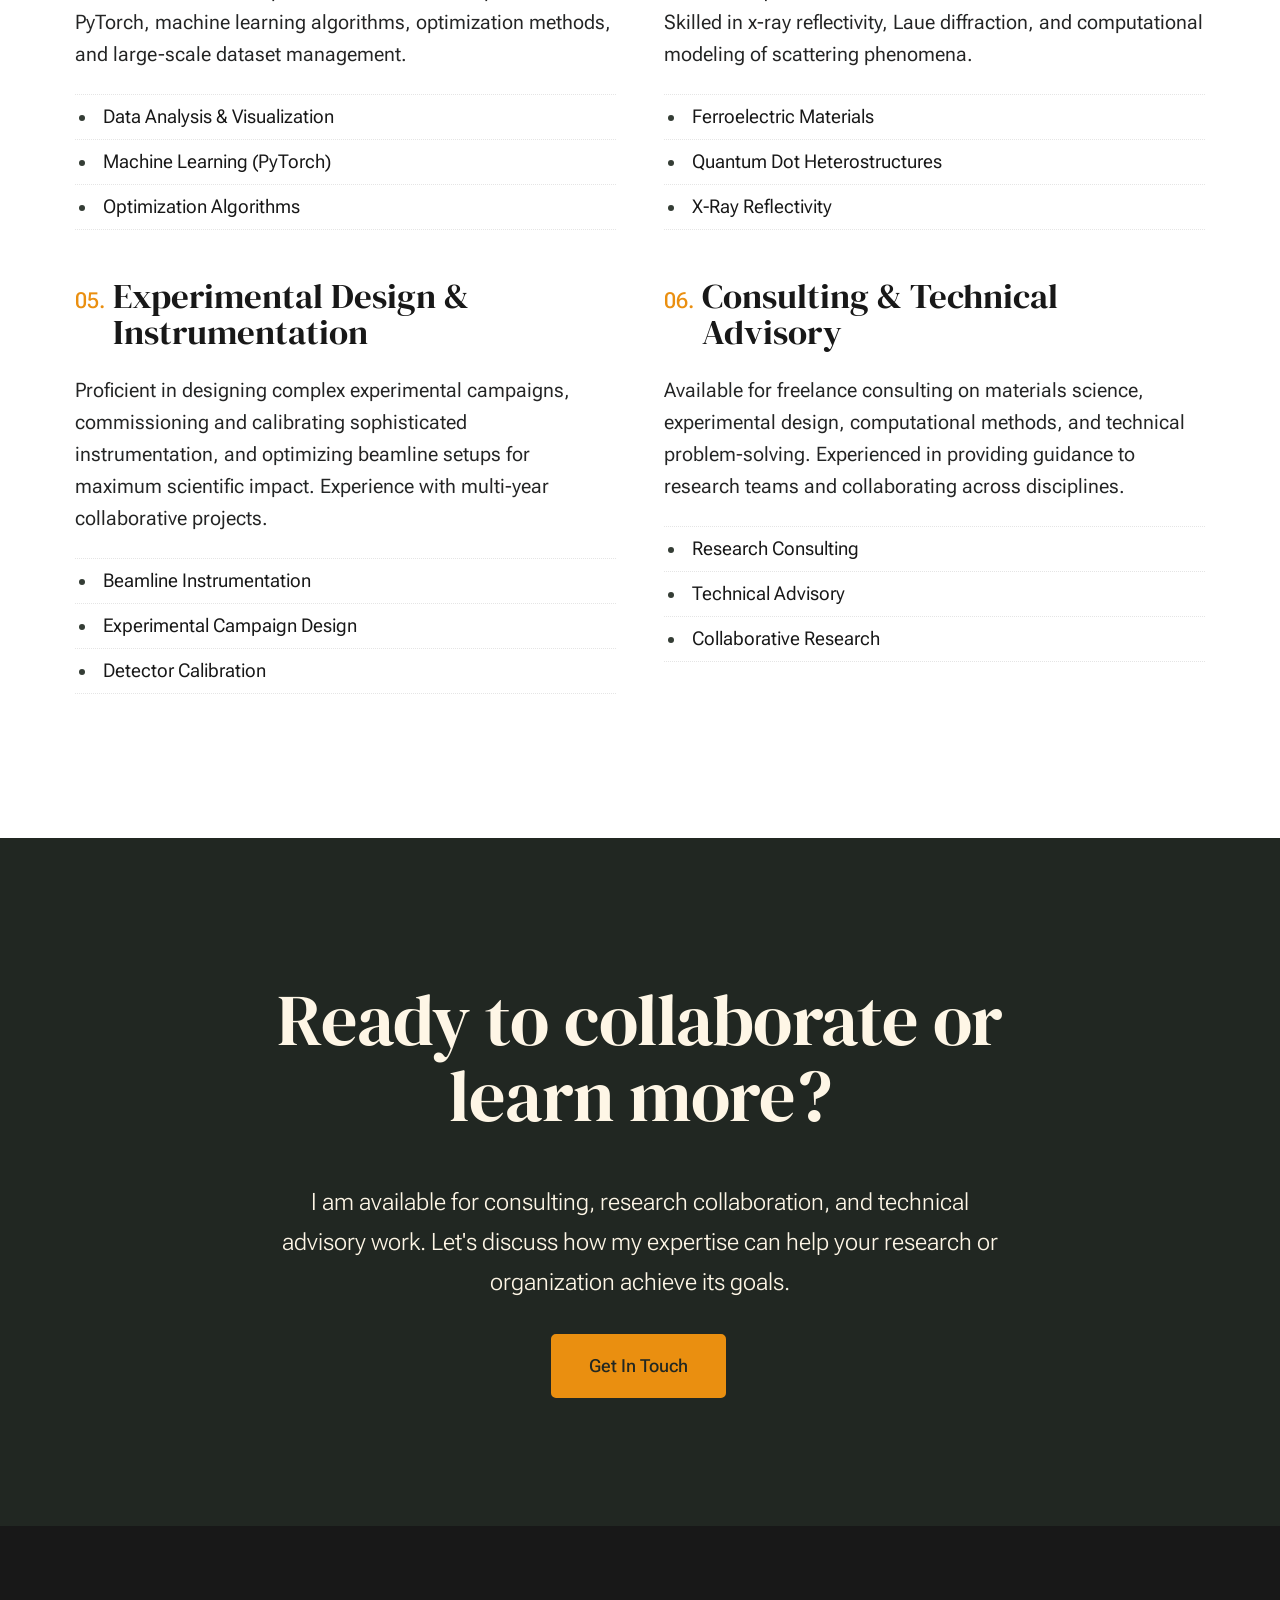
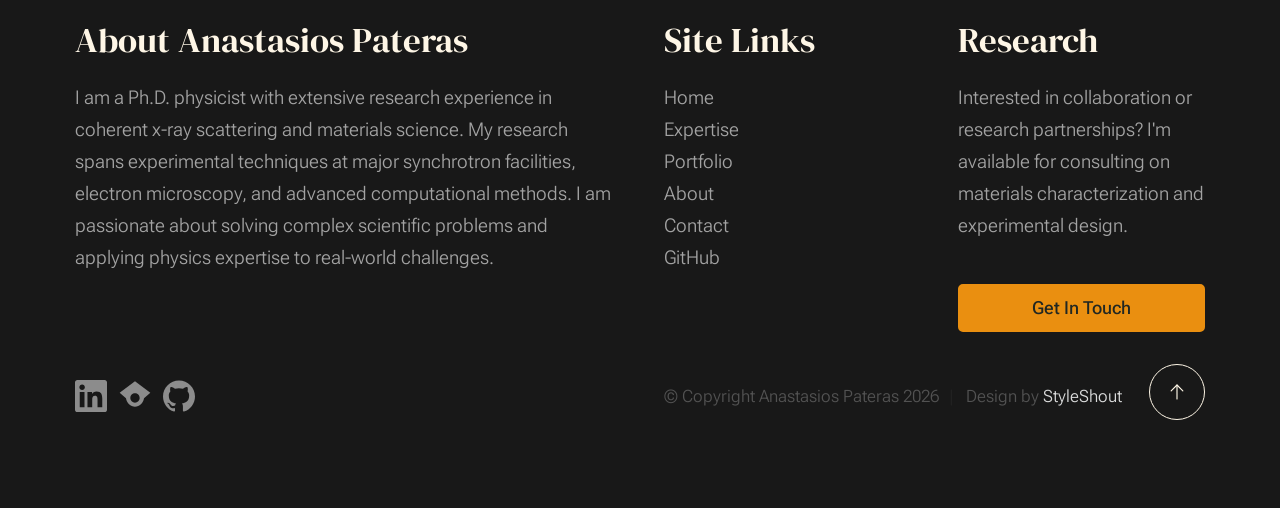
<file: expertise.html>
<!DOCTYPE html>
<html lang="en" class="no-js" >
<head>

    <!--- basic page needs
    ================================================== -->
    <meta charset="utf-8">
    <meta name="viewport" content="width=device-width, initial-scale=1">
    <title>Expertise - Anastasios Pateras</title>

    <script>
        document.documentElement.classList.remove('no-js');
        document.documentElement.classList.add('js');
    </script>

    <!-- CSS
    ================================================== -->
    <link rel="stylesheet" href="css/vendor.css">
    <link rel="stylesheet" href="css/styles.css">

    <!-- favicons
    ================================================== -->
    <link rel="apple-touch-icon" sizes="180x180" href="apple-touch-icon.png">
    <link rel="icon" type="image/png" sizes="32x32" href="favicon-32x32.png">
    <link rel="icon" type="image/png" sizes="16x16" href="favicon-16x16.png">
    <link rel="manifest" href="site.webmanifest">

</head>


<body id="top">


    <!-- preloader
    ================================================== -->
    <div id="preloader">
        <div id="loader" class="dots-fade">
            <div></div>
            <div></div>
            <div></div>
        </div>
    </div>


    <!-- page wrap
    ================================================== -->
    <div id="page" class="s-pagewrap">

        <!-- # site header 
        ================================================== -->
        <header class="s-header">

            <div class="row s-header__inner width-sixteen-col">

                <div class="s-header__block">
                    <div class="s-header__logo">
                        <a class="logo" href="index.html">
                            <img src="images/logo.svg" alt="Homepage">
                        </a>
                    </div>

                    <a class="s-header__menu-toggle" href="#0"><span>Menu</span></a>
                </div> <!-- end s-header__block -->

                <nav class="s-header__nav">
    
                    <ul class="s-header__menu-links">
                        <li><a href="about.html">About</a></li>
                        <li class="current"><a href="expertise.html">Expertise</a></li>
                        <li><a href="blog.html">Portfolio</a></li>
                        <li><a href="contact.html">Contact</a></li>
                    </ul> <!-- s-header__menu-links -->

                    <div class="s-header__contact">
                        <a href="contact.html" class="btn btn--primary s-header__contact-btn">Let's Work Together</a>                        
                    </div> <!-- s-header__contact -->
    
                </nav> <!-- end s-header__nav -->

            </div> <!-- end s-header__inner -->

        </header> <!-- end s-header -->

        <!-- # site main content
        ================================================== -->
        <section id="content" class="s-content">

               <section class="s-pageheader pageheader">
                    <div class="row">
                        <div class="column xl-12">
                            <h1 class="page-title">
                                <span class="page-title__small-type text-pretitle">Expertise</span>
                                My Expertise & Skills
                            </h1>
                            
                        </div>
                    </div>
               </section> <!-- pageheader -->  

               <section class="s-pagecontent pagecontent">

                    <div class="row pageintro">
                        <div class="column xl-6 lg-12">
                            <h2 class="text-display-title">Expert services in physics research and data science</h2>
                        </div>
                        <div class="column xl-6 lg-12 u-flexitem-x-right">
                            <p class="lead">
                            With over a decade of research experience and expertise spanning experimental physics, computational methods, 
                            and advanced data analysis, I offer comprehensive services tailored to research institutions, companies, and 
                            organizations seeking specialized expertise in materials characterization and scientific problem-solving.
                            </p>
                        </div>                       
                    </div>  <!-- pageintro -->       

                    <div class="row">
                        <div class="column xl-12 grid-block">             
                            
                            <div class="grid-full grid-list-items list-items show-ctr">
                                
                                <div class="grid-list-items__item list-items__item">
                                    <div class="list-items__item-header">
                                        <h3 class="list-items__item-title">Coherent X-Ray Diffraction</h3>
                                    </div>
                                    <div class="list-items__item-text">
                                        <p>
                                        Expert in time-resolved coherent x-ray diffraction and Bragg Coherent Diffraction Imaging (BCDI) for strain imaging 
                                        of crystalline materials. Extensive experience designing and executing sophisticated scattering experiments at synchrotron beamlines.
                                        </p>

                                        <ul class="list-expertise">
                                            <li>Bragg Coherent Diffraction Imaging</li>
                                            <li>Strain Field Reconstruction</li>
                                            <li>Synchrotron Beamline Operations</li>
                                        </ul>
                                    </div>
                                </div> <!-- end list-items__item -->
                                <div class="grid-list-items__item list-items__item">
                                    <div class="list-items__item-header">
                                        <h3 class="list-items__item-title">Electron Microscopy & Diffraction</h3>
                                    </div>
                                    <div class="list-items__item-text">
                                        <p>
                                        Specialized expertise in coherent electron beam diffraction (CBED), transmission electron microscopy (TEM), 
                                        and resolution estimation of electron diffraction data from single-protein molecules. Proficient in quantitative analysis of diffraction patterns.
                                        </p>

                                        <ul class="list-expertise">
                                            <li>Convergent Beam Electron Diffraction</li>
                                            <li>Single-Particle Imaging</li>
                                            <li>Diffraction Pattern Analysis</li>
                                        </ul>
                                    </div>
                                </div> <!-- end list-items__item -->
                                <div class="grid-list-items__item list-items__item">
                                    <div class="list-items__item-header">
                                        <h3 class="list-items__item-title">Python & Scientific Computing</h3>
                                    </div>
                                    <div class="list-items__item-text">
                                        <p>
                                        Advanced Python proficiency for scientific data analysis, visualization, and computational workflows. 
                                        Expertise with PyTorch, machine learning algorithms, optimization methods, and large-scale dataset management.
                                        </p>

                                        <ul class="list-expertise">
                                            <li>Data Analysis & Visualization</li>
                                            <li>Machine Learning (PyTorch)</li>
                                            <li>Optimization Algorithms</li>
                                        </ul>
                                    </div>
                                </div> <!-- end list-items__item -->
                                <div class="grid-list-items__item list-items__item">
                                    <div class="list-items__item-header">
                                        <h3 class="list-items__item-title">Materials Characterization</h3>
                                    </div>
                                    <div class="list-items__item-text">
                                        <p>
                                        Comprehensive expertise in characterizing ferroelectric materials, quantum dots, heterostructures, and nanowires. 
                                        Skilled in x-ray reflectivity, Laue diffraction, and computational modeling of scattering phenomena.
                                        </p>

                                        <ul class="list-expertise">
                                            <li>Ferroelectric Materials</li>
                                            <li>Quantum Dot Heterostructures</li>
                                            <li>X-Ray Reflectivity</li>
                                        </ul>
                                    </div>
                                </div> <!-- end list-items__item -->
                                <div class="grid-list-items__item list-items__item">
                                    <div class="list-items__item-header">
                                        <h3 class="list-items__item-title">Experimental Design & Instrumentation</h3>
                                    </div>
                                    <div class="list-items__item-text">
                                        <p>
                                        Proficient in designing complex experimental campaigns, commissioning and calibrating sophisticated instrumentation, 
                                        and optimizing beamline setups for maximum scientific impact. Experience with multi-year collaborative projects.
                                        </p>

                                        <ul class="list-expertise">
                                            <li>Beamline Instrumentation</li>
                                            <li>Experimental Campaign Design</li>
                                            <li>Detector Calibration</li>
                                        </ul>
                                    </div>
                                </div> <!-- end list-items__item -->
                                <div class="grid-list-items__item list-items__item">
                                    <div class="list-items__item-header">
                                        <h3 class="list-items__item-title">Consulting & Technical Advisory</h3>
                                    </div>
                                    <div class="list-items__item-text">
                                        <p>
                                        Available for freelance consulting on materials science, experimental design, computational methods, 
                                        and technical problem-solving. Experienced in providing guidance to research teams and collaborating across disciplines.
                                        </p>

                                        <ul class="list-expertise">
                                            <li>Research Consulting</li>
                                            <li>Technical Advisory</li>
                                            <li>Collaborative Research</li>
                                        </ul>
                                    </div>
                                </div> <!-- end list-items__item -->
    
                            </div> <!-- grid-list-items -->
                           

                        </div> <!-- end grid-block-->
                    </div> <!-- end row -->

               </section> <!-- pagecontent -->

        </section> <!-- s-content-->

        <!-- # cta
        ================================================== -->
        <section id="cta" class="s-cta">

            <div class="row row-x-center text-center">
                <div class="column xl-8 lg-12">

                    <div class="s-cta__content">
                        <h2 class="text-display-title">
                        Ready to collaborate or learn more?
                        </h2>
                        <p class="lead">
                        I am available for consulting, research collaboration, and technical advisory work. 
                        Let's discuss how my expertise can help your research or organization achieve its goals.
                        </p>
                        <a href="contact.html" class="btn btn--primary">Get In Touch</a>
                    </div>

                </div>
            </div>

        </section> <!-- end s-cta -->


        <!-- # footer 
        ================================================== -->
        <footer class="s-footer">
            <div class="row s-footer__content">
                <div class="column xl-6 lg-6 md-12 s-footer__block s-footer__about">                    
                    <h3>About Anastasios Pateras</h3>
                    <p>
                    I am a Ph.D. physicist with extensive research experience in coherent x-ray scattering and materials science.
                    My research spans experimental techniques at major synchrotron facilities, electron microscopy, and advanced computational methods.
                    I am passionate about solving complex scientific problems and applying physics expertise to real-world challenges.
                    </p>
                </div>                
                <div class="column xl-3 lg-6 md-12 s-footer__block s-footer__site-links">
                    <h3>Site Links</h3>
                    <ul class="link-list">
                        <li><a href="index.html">Home</a></li>
                        <li><a href="expertise.html">Expertise</a></li>
                        <li><a href="blog.html">Portfolio</a></li>
                        <li><a href="about.html">About</a></li>
                        <li><a href="contact.html">Contact</a></li>
                        <li><a href="https://github.com/apater1">GitHub</a></li>
                    </ul>
                </div>
                <div class="column xl-3 lg-6 md-12 tab-12 s-footer__block s-footer__newsletter">
                    <h3>Research</h3>

                    <p>
                    Interested in collaboration or research partnerships? I'm available for consulting on materials characterization and experimental design.
                    </p>

                    <div style="padding-top: 1rem;">
                        <a href="contact.html" class="btn btn--primary btn--small u-fullwidth">Get In Touch</a>
                    </div>
                </div>
            </div>    
            
            <div class="row s-footer__bottom">
                <div class="column xl-6 lg-12">
                    <ul class="s-footer__social social-list">
                        <li>
                            <a href="https://www.linkedin.com/in/apater1/" target="_blank" rel="noopener">
                                <svg xmlns="http://www.w3.org/2000/svg" width="24" height="24" viewBox="0 0 24 24" style="fill:rgba(0, 0, 0, 1);transform:;-ms-filter:"><path d="M20.447 20.452h-3.554v-5.569c0-1.328-.027-3.037-1.852-3.037-1.853 0-2.136 1.445-2.136 2.939v5.667H9.351V9h3.414v1.561h.046c.477-.9 1.637-1.852 3.37-1.852 3.601 0 4.267 2.37 4.267 5.455v6.288zM5.337 7.433c-1.144 0-2.063-.926-2.063-2.065 0-1.138.92-2.063 2.063-2.063 1.14 0 2.064.925 2.064 2.063 0 1.139-.925 2.065-2.064 2.065zm1.782 13.019H3.555V9h3.564v11.452zM22.225 0H1.771C.792 0 0 .774 0 1.729v20.542C0 23.227.792 24 1.771 24h20.451C23.2 24 24 23.227 24 22.271V1.729C24 .774 23.2 0 22.222 0h.003z"></path></svg>
                                <span class="u-screen-reader-text">LinkedIn</span>
                            </a>
                        </li>
                        <li>
                            <a href="https://scholar.google.com/citations?user=9JE_aGEAAAAJ&amp;hl=en" target="_blank" rel="noopener">
                                <svg xmlns="http://www.w3.org/2000/svg" width="24" height="24" viewBox="0 0 24 24" style="fill:rgba(0, 0, 0, 1);transform:;-ms-filter:"><path d="M5.242 13.769L0.5 9.5 12 1l11.5 8.5-4.742 4.269C18.244 17.32 15.343 20 12 20c-3.343 0-6.244-2.68-6.758-6.231zM12 10c-1.93 0-3.5 1.57-3.5 3.5s1.57 3.5 3.5 3.5 3.5-1.57 3.5-3.5-1.57-3.5-3.5-3.5z"></path></svg>
                                <span class="u-screen-reader-text">Google Scholar</span>
                            </a>
                        </li>
                        <li>
                            <a href="https://github.com/apater1" target="_blank" rel="noopener">
                                <svg xmlns="http://www.w3.org/2000/svg" width="24" height="24" viewBox="0 0 24 24" style="fill:rgba(0, 0, 0, 1);transform:;-ms-filter:"><path d="M12 .297c-6.63 0-12 5.373-12 12 0 5.303 3.438 9.8 8.205 11.385.6.113.82-.258.82-.577 0-.285-.01-1.04-.015-2.04-3.338.724-4.042-1.61-4.042-1.61C4.422 18.07 3.633 17.7 3.633 17.7c-1.087-.744.084-.729.084-.729 1.205.084 1.838 1.236 1.838 1.236 1.07 1.835 2.809 1.305 3.495.998.108-.776.417-1.305.76-1.605-2.665-.3-5.466-1.332-5.466-5.93 0-1.31.465-2.38 1.235-3.22-.135-.303-.54-1.523.105-3.176 0 0 1.005-.322 3.3 1.23.96-.267 1.98-.399 3-.405 1.02.006 2.04.138 3 .405 2.28-1.552 3.285-1.23 3.285-1.23.645 1.653.24 2.873.12 3.176.765.84 1.23 1.91 1.23 3.22 0 4.61-2.805 5.625-5.475 5.92.42.36.81 1.096.81 2.22 0 1.606-.015 2.896-.015 3.286 0 .315.21.69.825.57C20.565 22.092 24 17.592 24 12.297c0-6.627-5.373-12-12-12"></path></svg>
                                <span class="u-screen-reader-text">GitHub</span>
                            </a>
                        </li>
                    </ul> <!-- end s-footer__social -->
                </div>
                <div class="column xl-6 lg-12">
                    <p class="ss-copyright">
                        <span>© Copyright Anastasios Pateras 2026</span> 
                        <span>Design by <a href="https://www.styleshout.com/">StyleShout</a></span>
                    </p>
                </div>

                <div class="ss-go-top">
                    <a class="smoothscroll" title="Back to Top" href="#top">
                        <svg xmlns="http://www.w3.org/2000/svg" viewBox="0 0 24 24" width="36" height="36" fill="none" stroke="#ffffff" stroke-width="1" stroke-linecap="round" stroke-linejoin="round">&lt;!--!  Atomicons Free 1.00 by @atisalab License - https://atomicons.com/license/ (Icons: CC BY 4.0) Copyright 2021 Atomicons --&gt;<polyline points="17 11 12 6 7 11"></polyline><line x1="12" y1="18" x2="12" y2="6"></line></svg>
                    </a>
                </div> <!-- end ss-go-top -->
            </div>
            
        </footer> <!-- end s-footer -->

    </div> <!-- end page-wrap -->

    <!-- Java Script
    ================================================== -->
    <script src="js/plugins.js"></script>
    <script src="js/main.js"></script>

</body>
</html>
</file>
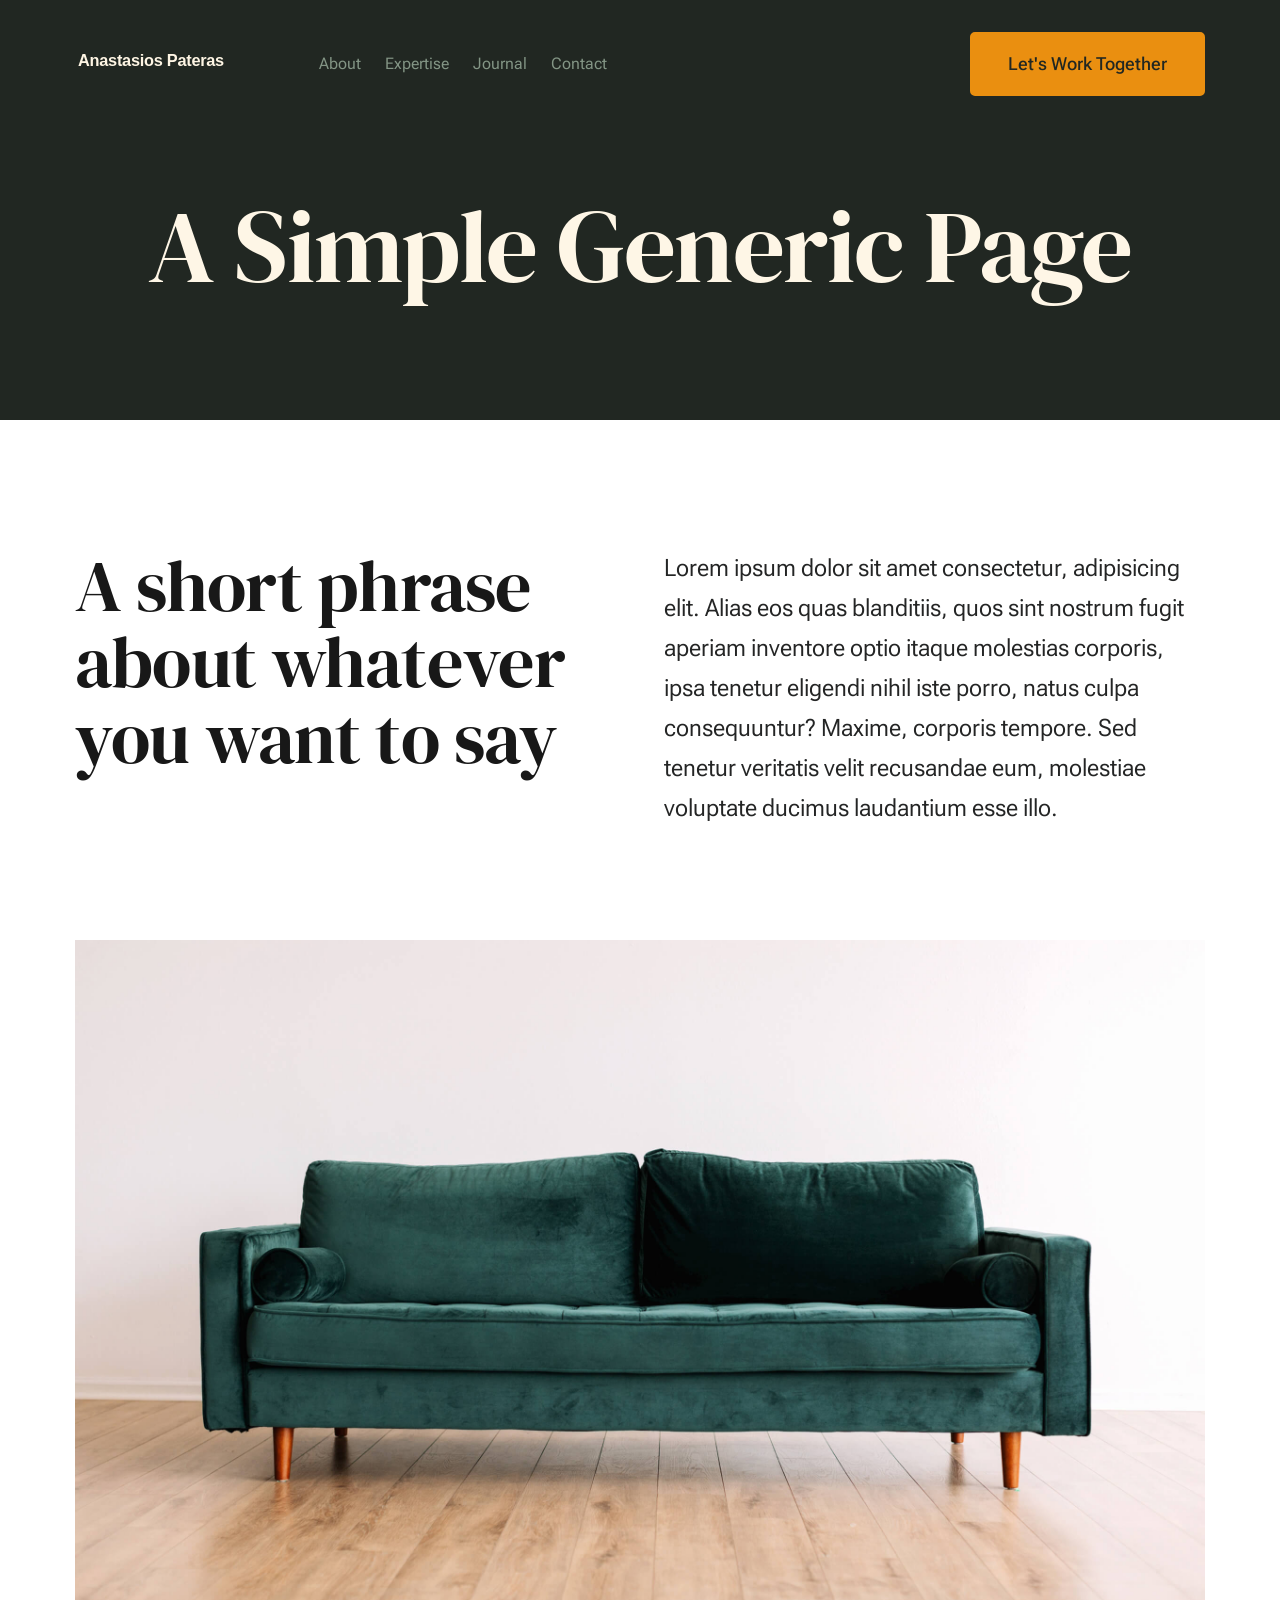
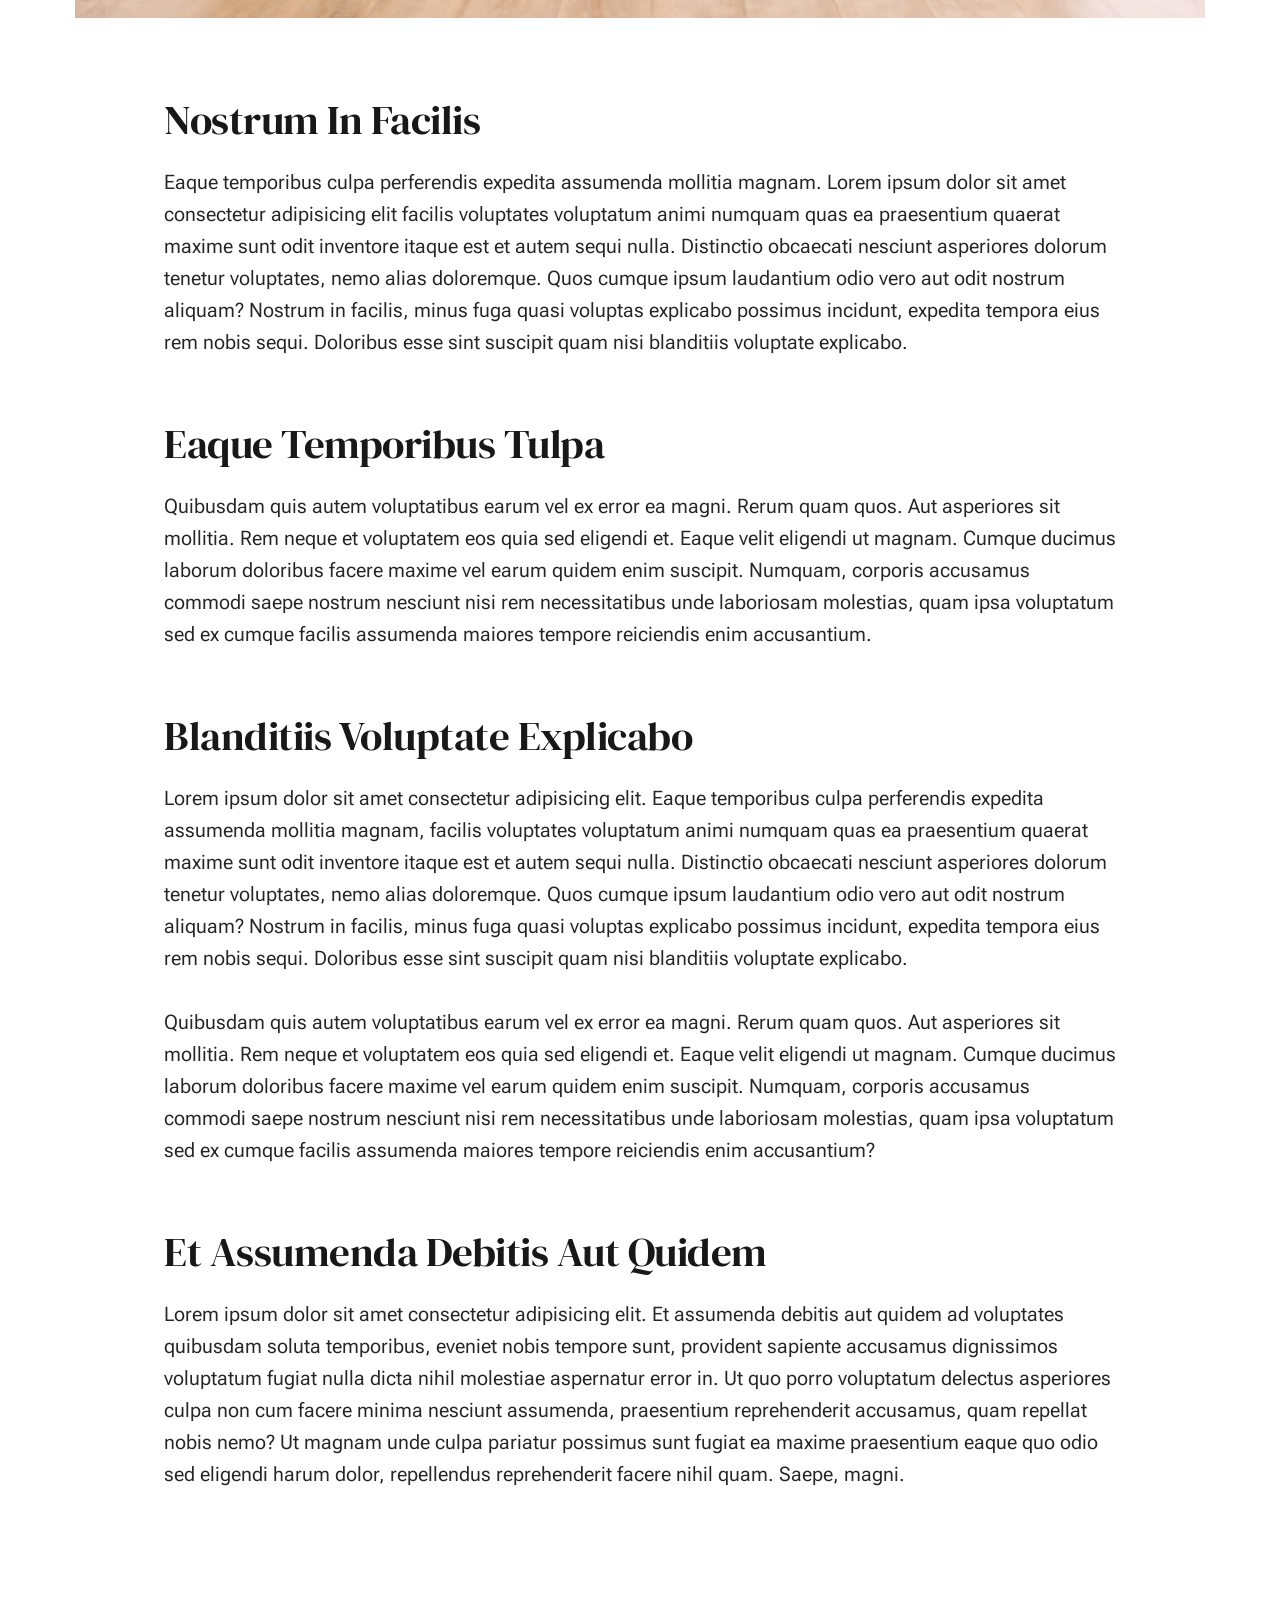
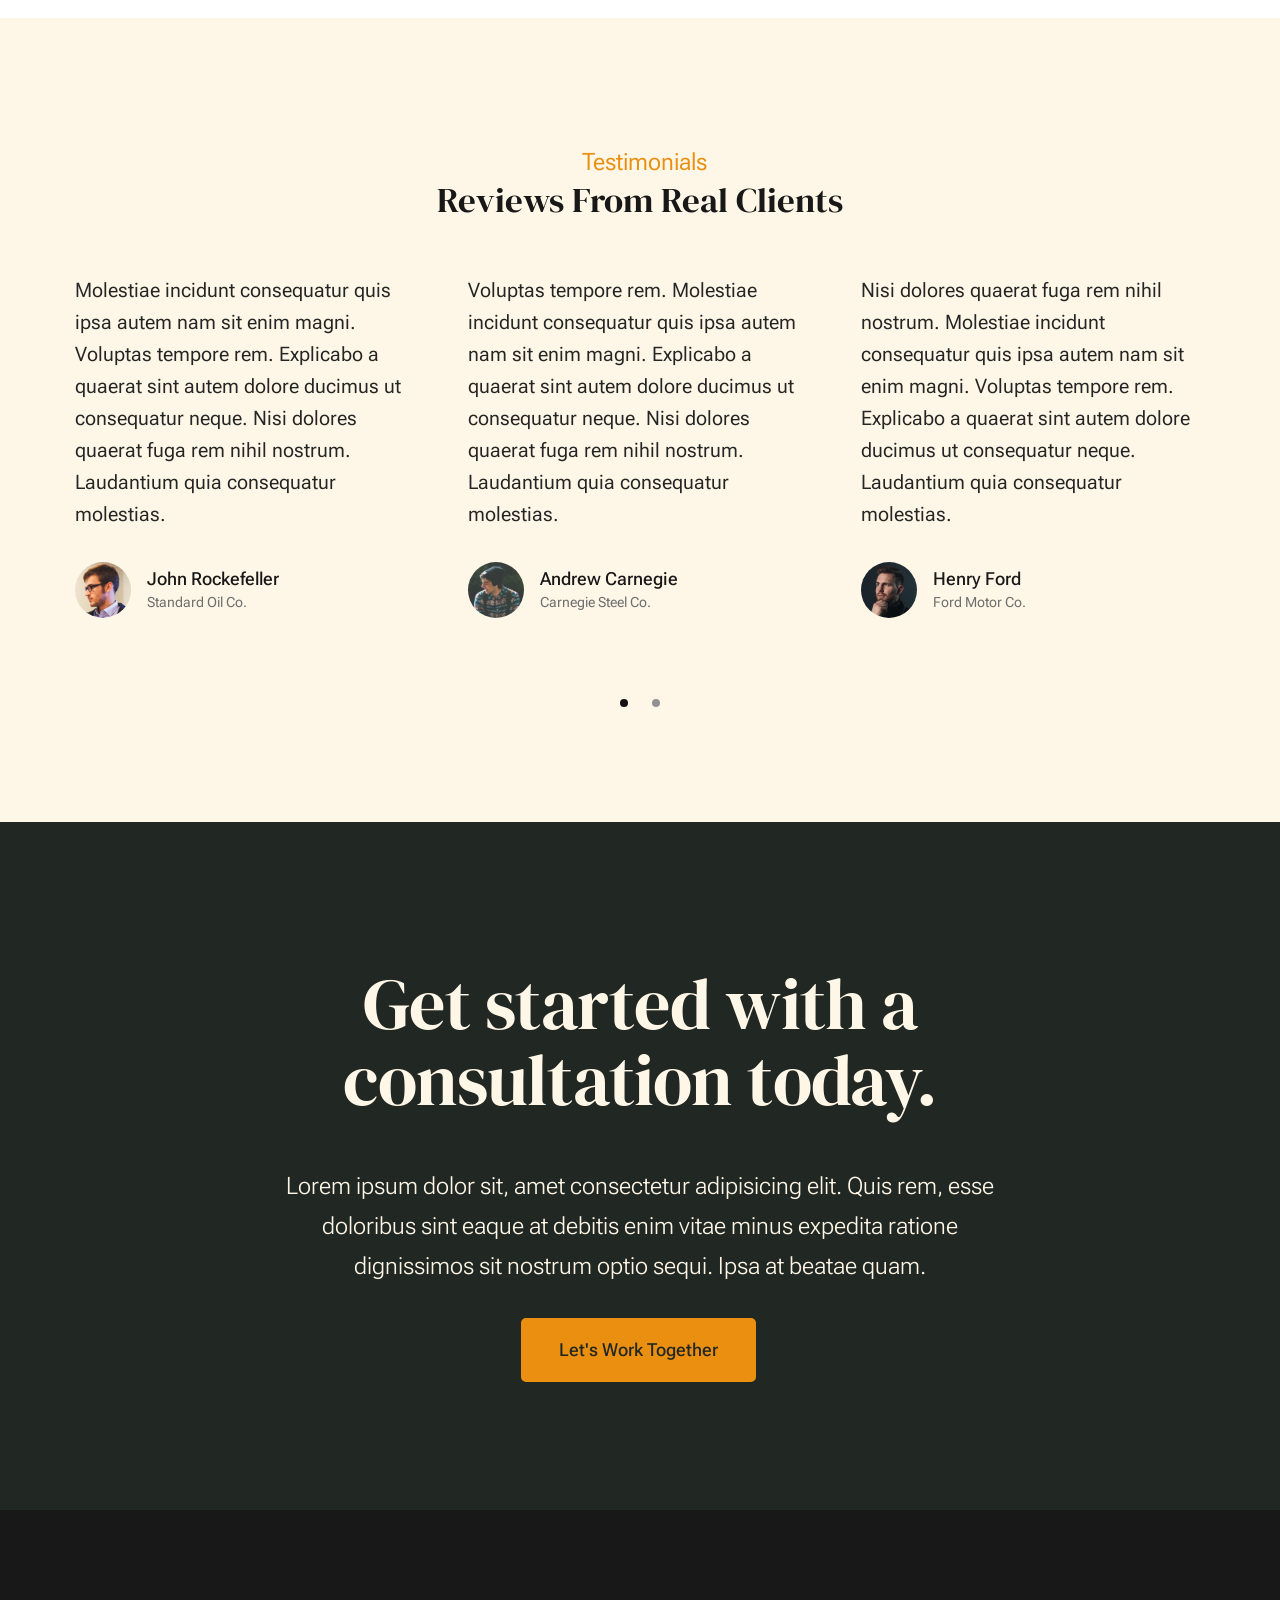
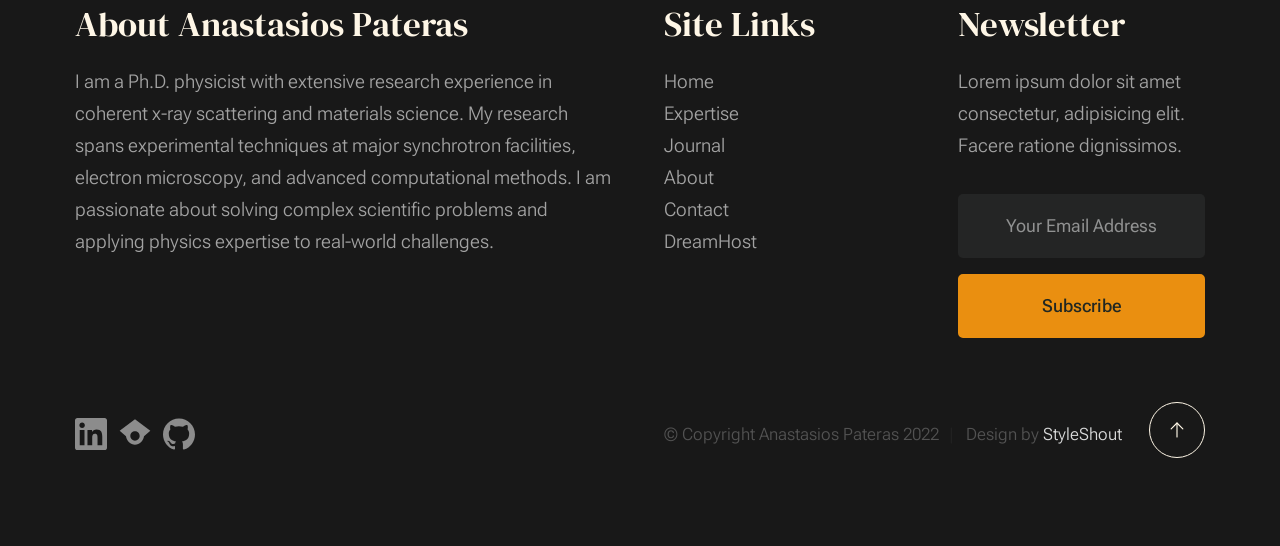
<file: generic.html>
<!DOCTYPE html>
<html lang="en" class="no-js" >
<head>

    <!--- basic page needs
    ================================================== -->
    <meta charset="utf-8">
    <meta name="viewport" content="width=device-width, initial-scale=1">
    <title>Generic - Anastasios Pateras</title>

    <script>
        document.documentElement.classList.remove('no-js');
        document.documentElement.classList.add('js');
    </script>

    <!-- CSS
    ================================================== -->
    <link rel="stylesheet" href="css/vendor.css">
    <link rel="stylesheet" href="css/styles.css">

    <!-- favicons
    ================================================== -->
    <link rel="apple-touch-icon" sizes="180x180" href="apple-touch-icon.png">
    <link rel="icon" type="image/png" sizes="32x32" href="favicon-32x32.png">
    <link rel="icon" type="image/png" sizes="16x16" href="favicon-16x16.png">
    <link rel="manifest" href="site.webmanifest">

</head>


<body id="top">


    <!-- preloader
    ================================================== -->
    <div id="preloader">
        <div id="loader" class="dots-fade">
            <div></div>
            <div></div>
            <div></div>
        </div>
    </div>


    <!-- page wrap
    ================================================== -->
    <div id="page" class="s-pagewrap">


        <!-- # site header 
        ================================================== -->
        <header class="s-header">

            <div class="row s-header__inner width-sixteen-col">

                <div class="s-header__block">
                    <div class="s-header__logo">
                        <a class="logo" href="index.html">
                            <img src="images/logo.svg" alt="Homepage">
                        </a>
                    </div>

                    <a class="s-header__menu-toggle" href="#0"><span>Menu</span></a>
                </div> <!-- end s-header__block -->

                <nav class="s-header__nav">
    
                    <ul class="s-header__menu-links">
                        <li><a href="about.html">About</a></li>
                        <li><a href="expertise.html">Expertise</a></li>
                        <li><a href="blog.html">Journal</a></li>
                        <li><a href="contact.html">Contact</a></li>
                    </ul> <!-- s-header__menu-links -->

                    <div class="s-header__contact">
                        <a href="contact.html" class="btn btn--primary s-header__contact-btn">Let's Work Together</a>                        
                    </div> <!-- s-header__contact -->
    
                </nav> <!-- end s-header__nav -->

            </div> <!-- end s-header__inner -->

        </header> <!-- end s-header -->


        <!-- # site main content
        ================================================== -->
        <section id="content" class="s-content">

               <section class="s-pageheader pageheader">
                    <div class="row">
                        <div class="column xl-12">
                            <h1 class="page-title">
                               A Simple Generic Page
                            </h1>
                            
                        </div>
                    </div>
               </section> <!-- end pageheader --> 

               <section class="s-pagecontent pagecontent">

                    <div class="row pageintro">
                        <div class="column xl-6 lg-12">
                            <h2 class="text-display-title">A short phrase about whatever you want to say</h2>
                        </div>
                        <div class="column xl-6 lg-12 u-flexitem-x-right">
                            <p class="lead">
                            Lorem ipsum dolor sit amet consectetur, adipisicing elit. Alias eos quas blanditiis, quos sint nostrum fugit aperiam 
                            inventore optio itaque molestias corporis, ipsa tenetur eligendi nihil iste porro, natus culpa consequuntur? Maxime, 
                            corporis tempore. Sed tenetur veritatis velit recusandae eum, molestiae voluptate ducimus laudantium esse illo. 
                            </p>
                        </div>                       
                    </div> <!-- end pageintro -->   
                    
                    <div class="row pagemedia">
                        <d class="column xl-12">
                            <figure class="page-media">                                
                                <img src="images/sample-1200.jpg" 
                                     srcset="images/sample-2400.jpg 2400w, 
                                             images/sample-1200.jpg 1200w, 
                                             images/sample-600.jpg 600w" sizes="(max-width: 2400px) 100vw, 2400px" alt="">
                            </figure>
                        </d>
                    </div> <!-- end pagemedia -->

                    <div class="row width-narrower pagemain">
                        <div class="column xl-12"> 

                            <h2>Nostrum In Facilis</h2>
                            <p>
                            Eaque temporibus culpa perferendis expedita assumenda mollitia magnam. Lorem ipsum dolor sit amet consectetur adipisicing elit
                            facilis voluptates voluptatum animi numquam quas ea praesentium quaerat maxime sunt odit inventore itaque est et autem sequi nulla. 
                            Distinctio obcaecati nesciunt asperiores dolorum tenetur voluptates, nemo alias doloremque. Quos cumque ipsum laudantium odio vero 
                            aut odit nostrum aliquam? Nostrum in facilis, minus fuga quasi voluptas explicabo possimus incidunt, expedita tempora eius rem nobis sequi. 
                            Doloribus esse sint suscipit quam nisi blanditiis voluptate explicabo.
                            </p>

                            <h2>Eaque Temporibus Tulpa</h2>

                            <p>
                            Quibusdam quis autem voluptatibus earum vel ex error ea magni. Rerum quam quos. Aut asperiores sit mollitia. Rem neque et voluptatem 
                            eos quia sed eligendi et. Eaque velit eligendi ut magnam. Cumque ducimus laborum doloribus facere maxime vel earum quidem enim suscipit. 
                            Numquam, corporis accusamus commodi saepe nostrum nesciunt nisi rem necessitatibus unde laboriosam molestias, quam ipsa voluptatum sed 
                            ex cumque facilis assumenda maiores tempore reiciendis enim accusantium.
                            </p>

                            <h2>Blanditiis Voluptate Explicabo</h2>
                            <p>
                            Lorem ipsum dolor sit amet consectetur adipisicing elit. Eaque temporibus culpa perferendis expedita assumenda mollitia magnam, 
                            facilis voluptates voluptatum animi numquam quas ea praesentium quaerat maxime sunt odit inventore itaque est et autem sequi nulla. 
                            Distinctio obcaecati nesciunt asperiores dolorum tenetur voluptates, nemo alias doloremque. Quos cumque ipsum laudantium odio vero aut 
                            odit nostrum aliquam? Nostrum in facilis, minus fuga quasi voluptas explicabo possimus incidunt, expedita tempora eius rem nobis sequi. 
                            Doloribus esse sint suscipit quam nisi blanditiis voluptate explicabo.
                            </p>

                            <p>
                            Quibusdam quis autem voluptatibus earum vel ex error ea magni. Rerum quam quos. Aut asperiores sit mollitia. Rem neque et voluptatem 
                            eos quia sed eligendi et. Eaque velit eligendi ut magnam. Cumque ducimus laborum doloribus facere maxime vel earum quidem enim suscipit. 
                            Numquam, corporis accusamus commodi saepe nostrum nesciunt nisi rem necessitatibus unde laboriosam molestias, quam ipsa voluptatum sed 
                            ex cumque facilis assumenda maiores tempore reiciendis enim accusantium?
                            </p>                   

                            <h2>Et Assumenda Debitis Aut Quidem</h2>
                            <p>
                            Lorem ipsum dolor sit amet consectetur adipisicing elit. Et assumenda debitis aut quidem ad voluptates quibusdam soluta temporibus, 
                            eveniet nobis tempore sunt, provident sapiente accusamus dignissimos voluptatum fugiat nulla dicta nihil molestiae aspernatur error in. 
                            Ut quo porro voluptatum delectus asperiores culpa non cum facere minima nesciunt assumenda, praesentium reprehenderit accusamus, quam 
                            repellat nobis nemo? Ut magnam unde culpa pariatur possimus sunt fugiat ea maxime praesentium eaque quo odio sed eligendi harum dolor, 
                            repellendus reprehenderit facere nihil quam. Saepe, magni.
                            </p>

                        </div> <!-- end grid-block-->
                    </div> <!-- end pagemain -->

               </section> <!-- pagecontent -->

               <section class="s-testimonials">

                    <div class="s-testimonials__header row row-x-center text-center">
                        <div class="column xl-8 lg-12">
        
                            <p class="text-pretitle">
                            Testimonials
                            </p>
                            <h3>
                            Reviews From Real Clients
                            </h3>                        
        
                        </div>
                    </div> <!--end s-testimonials__header -->

                    <div class="row s-testimonials__content">
                        <div class="column xl-12 testimonials">

                            <div class="swiper-container testimonials__slider page-slider">

                                <div class="swiper-wrapper">
                                    <div class="testimonials__slide swiper-slide">
                                        <p>
                                        Molestiae incidunt consequatur quis ipsa autem nam sit enim magni. Voluptas tempore rem. 
                                        Explicabo a quaerat sint autem dolore ducimus ut consequatur neque. Nisi dolores quaerat fuga rem nihil nostrum.
                                        Laudantium quia consequatur molestias.
                                        </p>
                                        <div class="testimonials__author">
                                            <img src="images/avatars/user-01.jpg" alt="Author image" class="testimonials__avatar">
                                            <cite class="testimonials__cite">
                                                <strong>John Rockefeller</strong>
                                                <span>Standard Oil Co.</span>
                                            </cite>
                                        </div>
                                    </div>
                                    <div class="testimonials__slide swiper-slide">
                                        <p>
                                        Voluptas tempore rem. Molestiae incidunt consequatur quis ipsa autem nam sit enim magni. 
                                        Explicabo a quaerat sint autem dolore ducimus ut consequatur neque. Nisi dolores quaerat fuga rem nihil nostrum.
                                        Laudantium quia consequatur molestias.
                                        </p>
                                        <div class="testimonials__author">
                                            <img src="images/avatars/user-04.jpg" alt="Author image" class="testimonials__avatar">
                                            <cite class="testimonials__cite">
                                                <strong>Andrew Carnegie</strong>
                                                <span>Carnegie Steel Co.</span>
                                            </cite>
                                        </div>
                                    </div>
                                    <div class="testimonials__slide swiper-slide">
                                        <p>
                                        Nisi dolores quaerat fuga rem nihil nostrum. Molestiae incidunt consequatur quis ipsa autem nam sit enim magni. 
                                        Voluptas tempore rem. Explicabo a quaerat sint autem dolore ducimus ut consequatur neque. 
                                        Laudantium quia consequatur molestias.
                                        </p>
                                        <div class="testimonials__author">
                                            <img src="images/avatars/user-06.jpg" alt="Author image" class="testimonials__avatar">
                                            <cite class="testimonials__cite">
                                                <strong>Henry Ford</strong>
                                                <span>Ford Motor Co.</span>
                                            </cite>
                                        </div>
                                    </div>
                                    <div class="testimonials__slide swiper-slide">
                                        <p>
                                        Molestiae incidunt consequatur quis ipsa autem nam sit enim magni. Voluptas tempore rem. 
                                        Explicabo a quaerat sint autem dolore ducimus ut consequatur neque. Nisi dolores quaerat fuga rem nihil nostrum.
                                        Laudantium quia consequatur molestias.
                                        </p>
                                        <div class="testimonials__author">
                                            <img src="images/avatars/user-02.jpg" alt="Author image" class="testimonials__avatar">
                                            <cite class="testimonials__cite">
                                                <strong>John Morgan</strong>
                                                <span>JP Morgan & Co.</span>
                                            </cite>
                                        </div>
                                    </div> 
                                </div> <!-- end swiper-wrapper --> 

                                <div class="swiper-pagination"></div>

                            </div> <!--end testimonials__slider --> 

                        </div> <!-- testimonials -->
                    </div> <!--end s-testimonials__content -->

               </section> <!-- end s-testimonials -->

        </section> <!-- s-content-->

        <!-- # cta
        ================================================== -->
        <section id="cta" class="s-cta">

            <div class="row row-x-center text-center">
                <div class="column xl-8 lg-12">

                    <div class="s-cta__content">
                        <h2 class="text-display-title">
                        Get started with a consultation today.
                        </h2>
                        <p class="lead">
                        Lorem ipsum dolor sit, amet consectetur adipisicing elit. Quis rem, esse doloribus sint eaque at debitis enim vitae minus expedita ratione dignissimos sit nostrum optio sequi. Ipsa at beatae quam.
                        </p>
                        <a href="contact.html" class="btn btn--primary">Let's Work Together</a>
                    </div>

                </div>
            </div>

        </section> <!-- end s-cta -->


        <!-- # footer 
        ================================================== -->
        <footer class="s-footer">
            <div class="row s-footer__content">
                <div class="column xl-6 lg-6 md-12 s-footer__block s-footer__about">                    
                    <h3>About Anastasios Pateras</h3>
                    <p>
                    I am a Ph.D. physicist with extensive research experience in coherent x-ray scattering and materials science.
                    My research spans experimental techniques at major synchrotron facilities, electron microscopy, and advanced computational methods.
                    I am passionate about solving complex scientific problems and applying physics expertise to real-world challenges.
                    </p>
                </div>                
                <div class="column xl-3 lg-6 md-12 s-footer__block s-footer__site-links">
                    <h3>Site Links</h3>
                    <ul class="link-list">
                        <li><a href="index.html">Home</a></li>
                        <li><a href="expertise.html">Expertise</a></li>
                        <li><a href="blog.html">Journal</a></li>
                        <li><a href="about.html">About</a></li>
                        <li><a href="contact.html">Contact</a></li>
                        <li><a href="https://www.dreamhost.com/r.cgi?287326">DreamHost</a></li>
                    </ul>
                </div>
                <div class="column xl-3 lg-6 md-12 tab-12 s-footer__block s-footer__newsletter">
                    <h3>Newsletter</h3>

                    <p>
                    Lorem ipsum dolor sit amet consectetur, adipisicing elit. Facere ratione dignissimos.
                    </p>

                    <div class="subscribe-form">
                        <form id="mc-form" class="mc-form">
                            <input type="email" name="EMAIL" id="mce-EMAIL" class="u-fullwidth text-center" placeholder="Your Email Address" title="The domain portion of the email address is invalid (the portion after the @)." pattern="^([^\x00-\x20\x22\x28\x29\x2c\x2e\x3a-\x3c\x3e\x40\x5b-\x5d\x7f-\xff]+|\x22([^\x0d\x22\x5c\x80-\xff]|\x5c[\x00-\x7f])*\x22)(\x2e([^\x00-\x20\x22\x28\x29\x2c\x2e\x3a-\x3c\x3e\x40\x5b-\x5d\x7f-\xff]+|\x22([^\x0d\x22\x5c\x80-\xff]|\x5c[\x00-\x7f])*\x22))*\x40([^\x00-\x20\x22\x28\x29\x2c\x2e\x3a-\x3c\x3e\x40\x5b-\x5d\x7f-\xff]+|\x5b([^\x0d\x5b-\x5d\x80-\xff]|\x5c[\x00-\x7f])*\x5d)(\x2e([^\x00-\x20\x22\x28\x29\x2c\x2e\x3a-\x3c\x3e\x40\x5b-\x5d\x7f-\xff]+|\x5b([^\x0d\x5b-\x5d\x80-\xff]|\x5c[\x00-\x7f])*\x5d))*(\.\w{2,})+$" required>
                            <input type="submit" name="subscribe" value="Subscribe" class="btn btn--primary btn--small u-fullwidth">
                            <!-- <div style="position: absolute; left: -5000px;" aria-hidden="true"><input type="text" name="b_cdb7b577e41181934ed6a6a44_9a91cfe7b3" tabindex="-1" value=""></div> -->
                            <div class="mc-status"></div>
                        </form>
                    </div>
                </div>
            </div>    
            
            <div class="row s-footer__bottom">
                <div class="column xl-6 lg-12">
                    <ul class="s-footer__social social-list">
                        <li>
                            <a href="https://www.linkedin.com/in/apater1/" target="_blank" rel="noopener">
                                <svg xmlns="http://www.w3.org/2000/svg" width="24" height="24" viewBox="0 0 24 24" style="fill:rgba(0, 0, 0, 1);transform:;-ms-filter:"><path d="M20.447 20.452h-3.554v-5.569c0-1.328-.027-3.037-1.852-3.037-1.853 0-2.136 1.445-2.136 2.939v5.667H9.351V9h3.414v1.561h.046c.477-.9 1.637-1.852 3.37-1.852 3.601 0 4.267 2.37 4.267 5.455v6.288zM5.337 7.433c-1.144 0-2.063-.926-2.063-2.065 0-1.138.92-2.063 2.063-2.063 1.14 0 2.064.925 2.064 2.063 0 1.139-.925 2.065-2.064 2.065zm1.782 13.019H3.555V9h3.564v11.452zM22.225 0H1.771C.792 0 0 .774 0 1.729v20.542C0 23.227.792 24 1.771 24h20.451C23.2 24 24 23.227 24 22.271V1.729C24 .774 23.2 0 22.222 0h.003z"></path></svg>
                                <span class="u-screen-reader-text">LinkedIn</span>
                            </a>
                        </li>
                        <li>
                            <a href="https://scholar.google.com/citations?user=9JE_aGEAAAAJ&amp;hl=en" target="_blank" rel="noopener">
                                <svg xmlns="http://www.w3.org/2000/svg" width="24" height="24" viewBox="0 0 24 24" style="fill:rgba(0, 0, 0, 1);transform:;-ms-filter:"><path d="M5.242 13.769L0.5 9.5 12 1l11.5 8.5-4.742 4.269C18.244 17.32 15.343 20 12 20c-3.343 0-6.244-2.68-6.758-6.231zM12 10c-1.93 0-3.5 1.57-3.5 3.5s1.57 3.5 3.5 3.5 3.5-1.57 3.5-3.5-1.57-3.5-3.5-3.5z"></path></svg>
                                <span class="u-screen-reader-text">Google Scholar</span>
                            </a>
                        </li>
                        <li>
                            <a href="https://github.com/apater1" target="_blank" rel="noopener">
                                <svg xmlns="http://www.w3.org/2000/svg" width="24" height="24" viewBox="0 0 24 24" style="fill:rgba(0, 0, 0, 1);transform:;-ms-filter:"><path d="M12 .297c-6.63 0-12 5.373-12 12 0 5.303 3.438 9.8 8.205 11.385.6.113.82-.258.82-.577 0-.285-.01-1.04-.015-2.04-3.338.724-4.042-1.61-4.042-1.61C4.422 18.07 3.633 17.7 3.633 17.7c-1.087-.744.084-.729.084-.729 1.205.084 1.838 1.236 1.838 1.236 1.07 1.835 2.809 1.305 3.495.998.108-.776.417-1.305.76-1.605-2.665-.3-5.466-1.332-5.466-5.93 0-1.31.465-2.38 1.235-3.22-.135-.303-.54-1.523.105-3.176 0 0 1.005-.322 3.3 1.23.96-.267 1.98-.399 3-.405 1.02.006 2.04.138 3 .405 2.28-1.552 3.285-1.23 3.285-1.23.645 1.653.24 2.873.12 3.176.765.84 1.23 1.91 1.23 3.22 0 4.61-2.805 5.625-5.475 5.92.42.36.81 1.096.81 2.22 0 1.606-.015 2.896-.015 3.286 0 .315.21.69.825.57C20.565 22.092 24 17.592 24 12.297c0-6.627-5.373-12-12-12"></path></svg>
                                <span class="u-screen-reader-text">GitHub</span>
                            </a>
                        </li>
                    </ul> <!-- end s-footer__social -->
                </div>
                <div class="column xl-6 lg-12">
                    <p class="ss-copyright">
                        <span>© Copyright Anastasios Pateras 2022</span>
                        <span>Design by <a href="https://www.styleshout.com/">StyleShout</a></span>
                    </p>
                </div>

                <div class="ss-go-top">
                    <a class="smoothscroll" title="Back to Top" href="#top">
                        <svg xmlns="http://www.w3.org/2000/svg" viewBox="0 0 24 24" width="36" height="36" fill="none" stroke="#ffffff" stroke-width="1" stroke-linecap="round" stroke-linejoin="round">&lt;!--!  Atomicons Free 1.00 by @atisalab License - https://atomicons.com/license/ (Icons: CC BY 4.0) Copyright 2021 Atomicons --&gt;<polyline points="17 11 12 6 7 11"></polyline><line x1="12" y1="18" x2="12" y2="6"></line></svg>
                    </a>
                </div> <!-- end ss-go-top -->
            </div>
            
        </footer> <!-- end s-footer -->

    </div> <!-- end page-wrap -->

    <!-- Java Script
    ================================================== -->
    <script src="js/plugins.js"></script>
    <script src="js/main.js"></script>

</body>
</html>
</file>
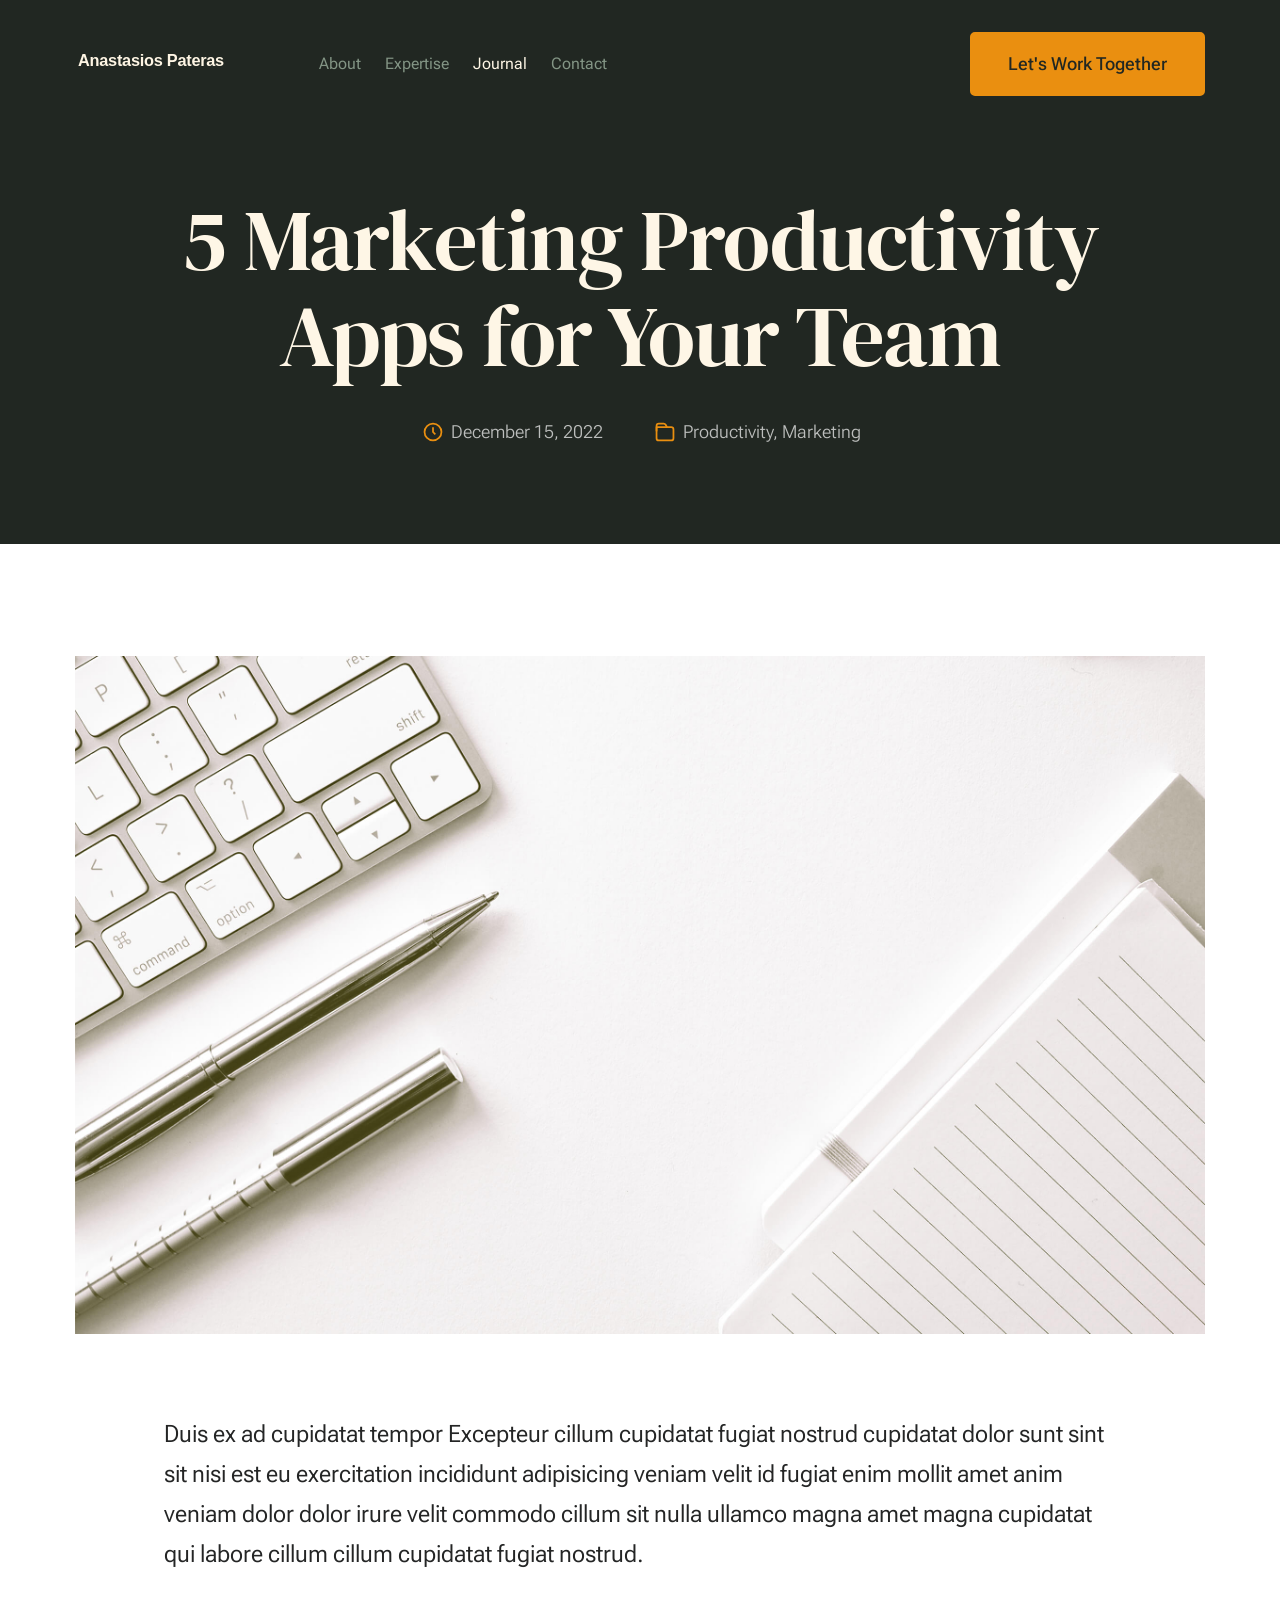
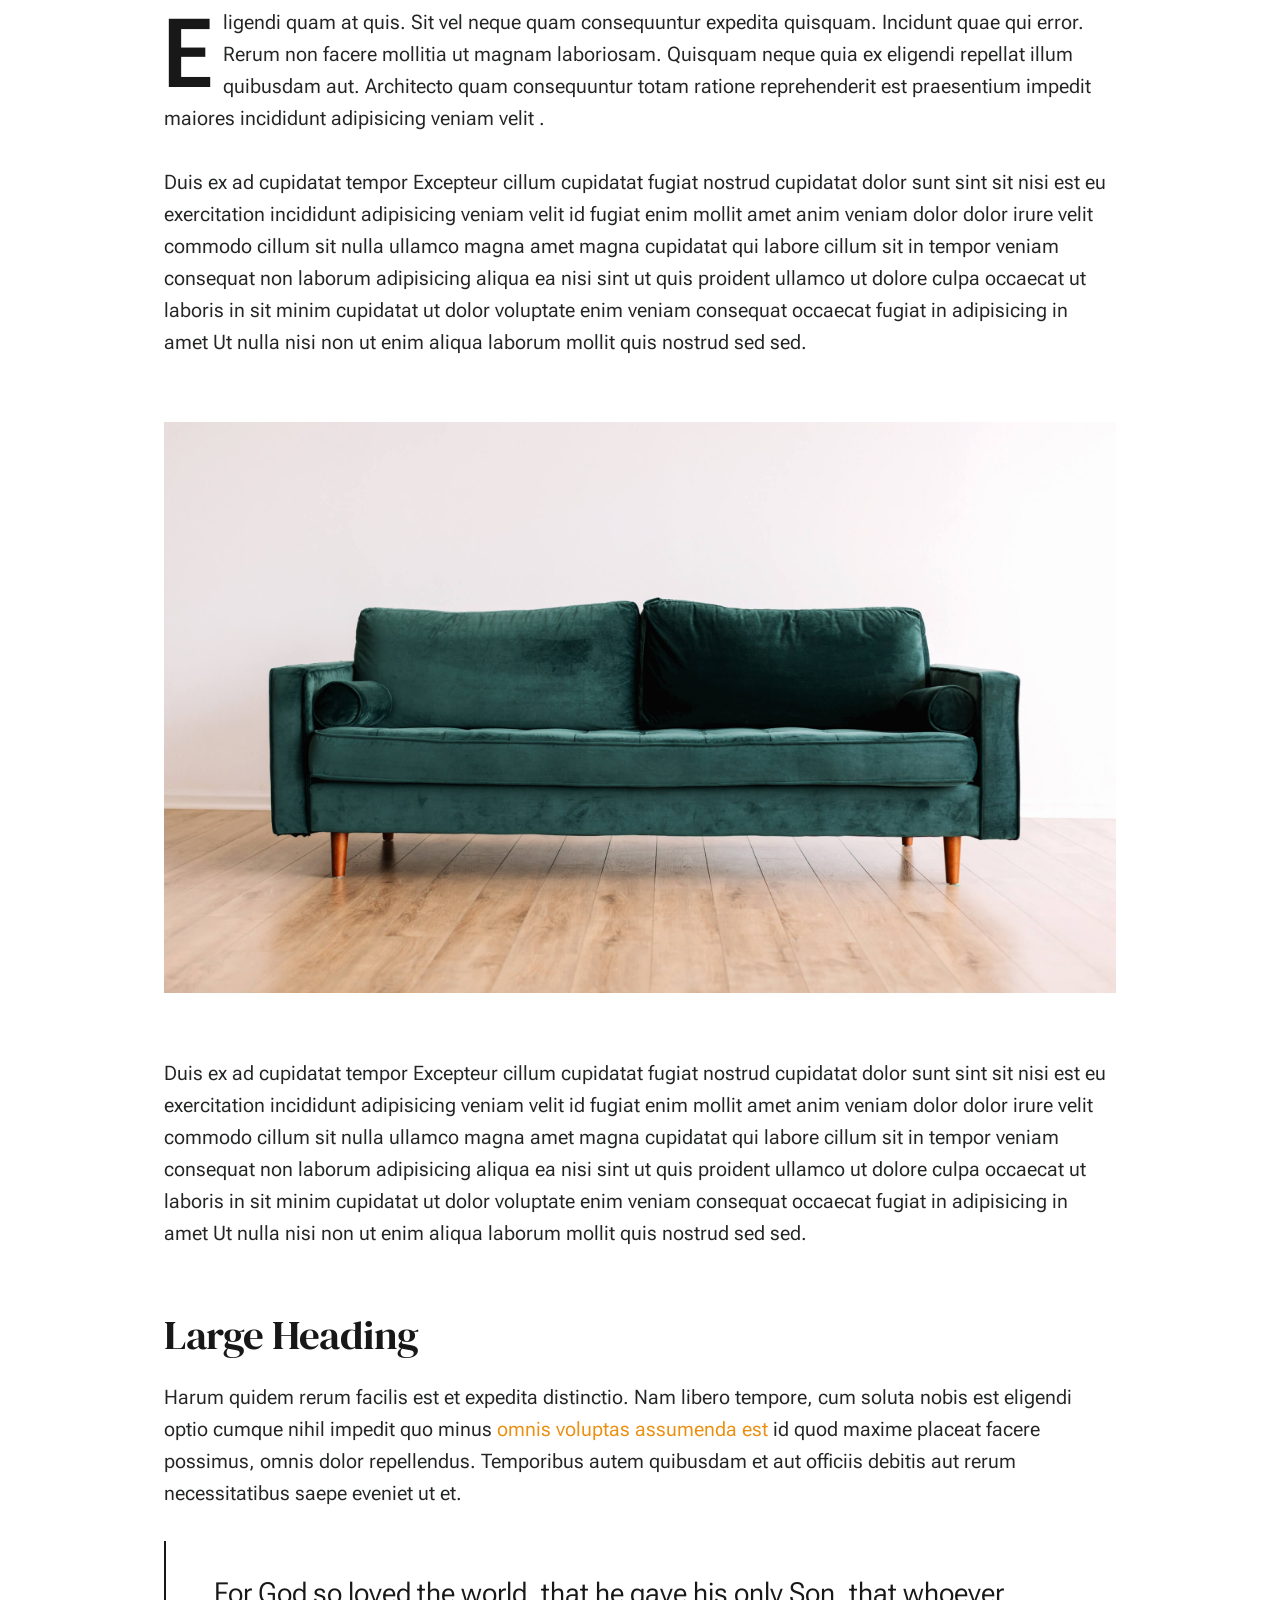
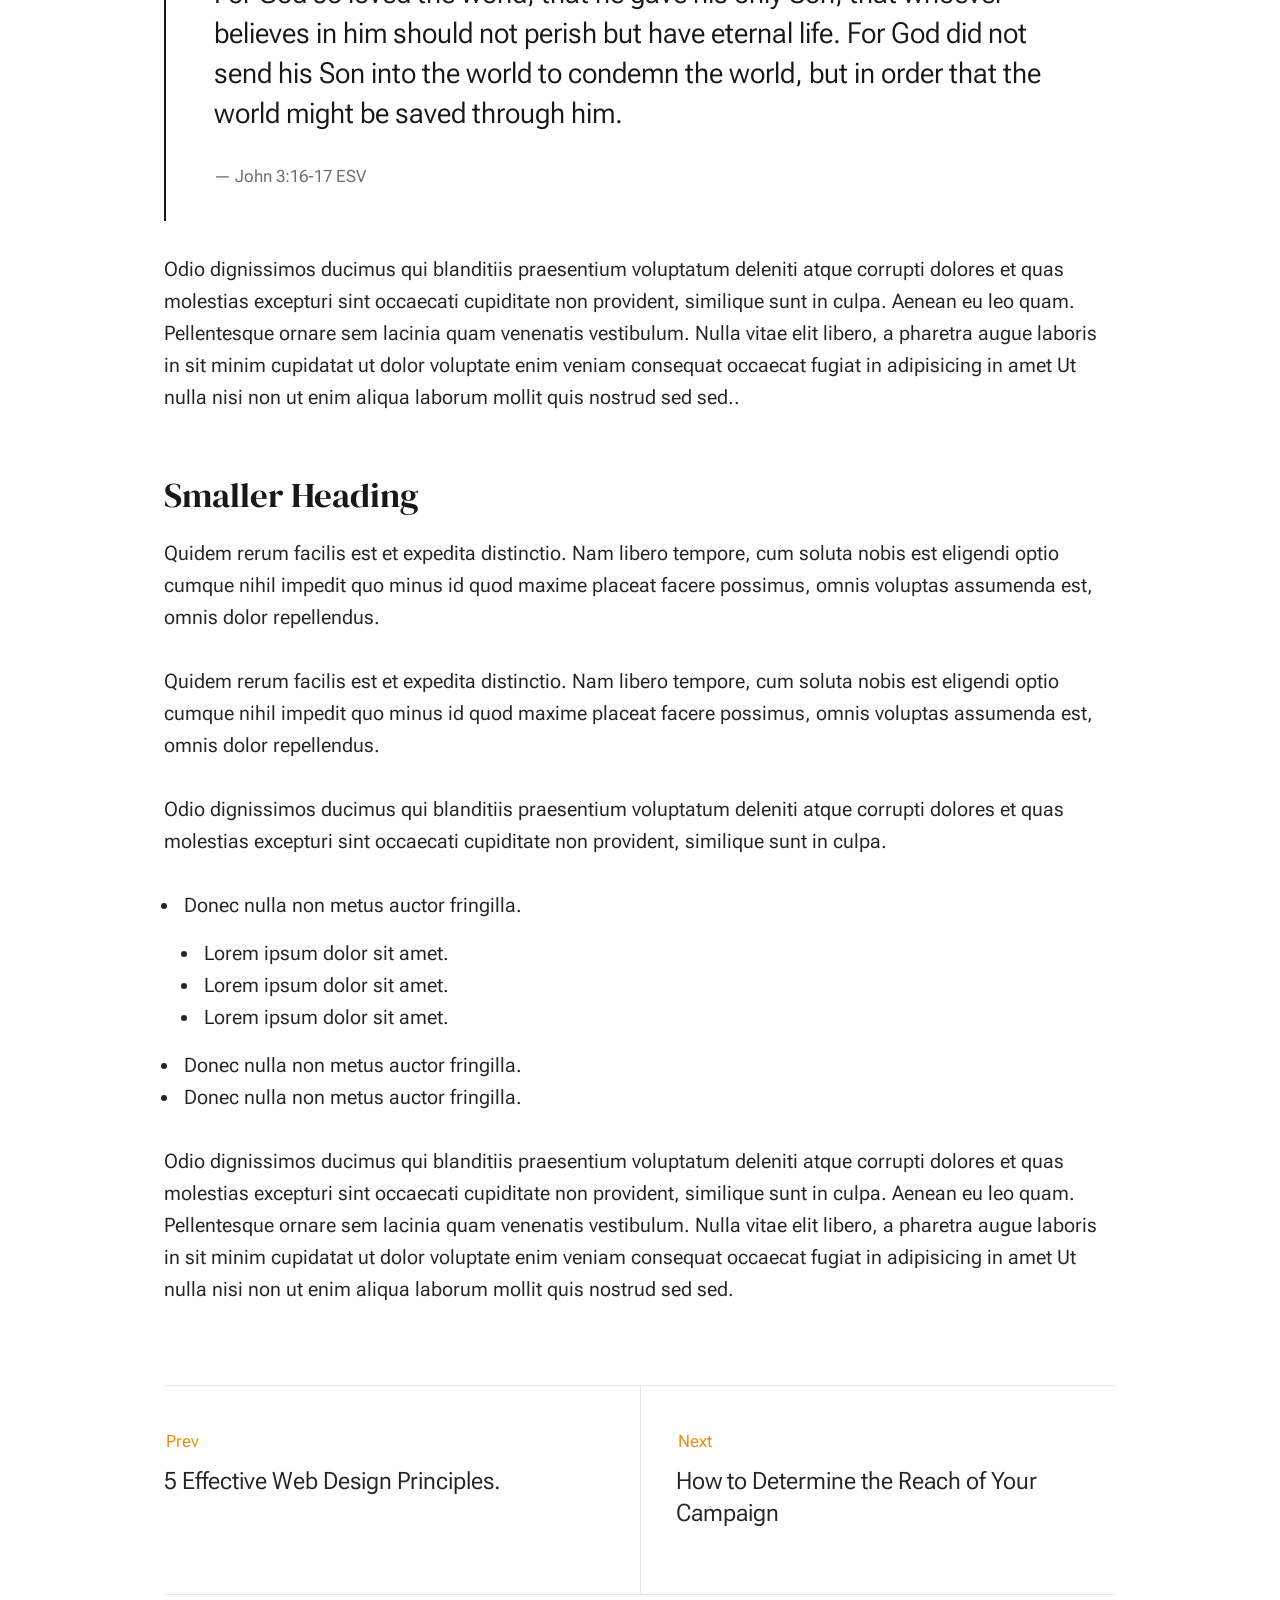
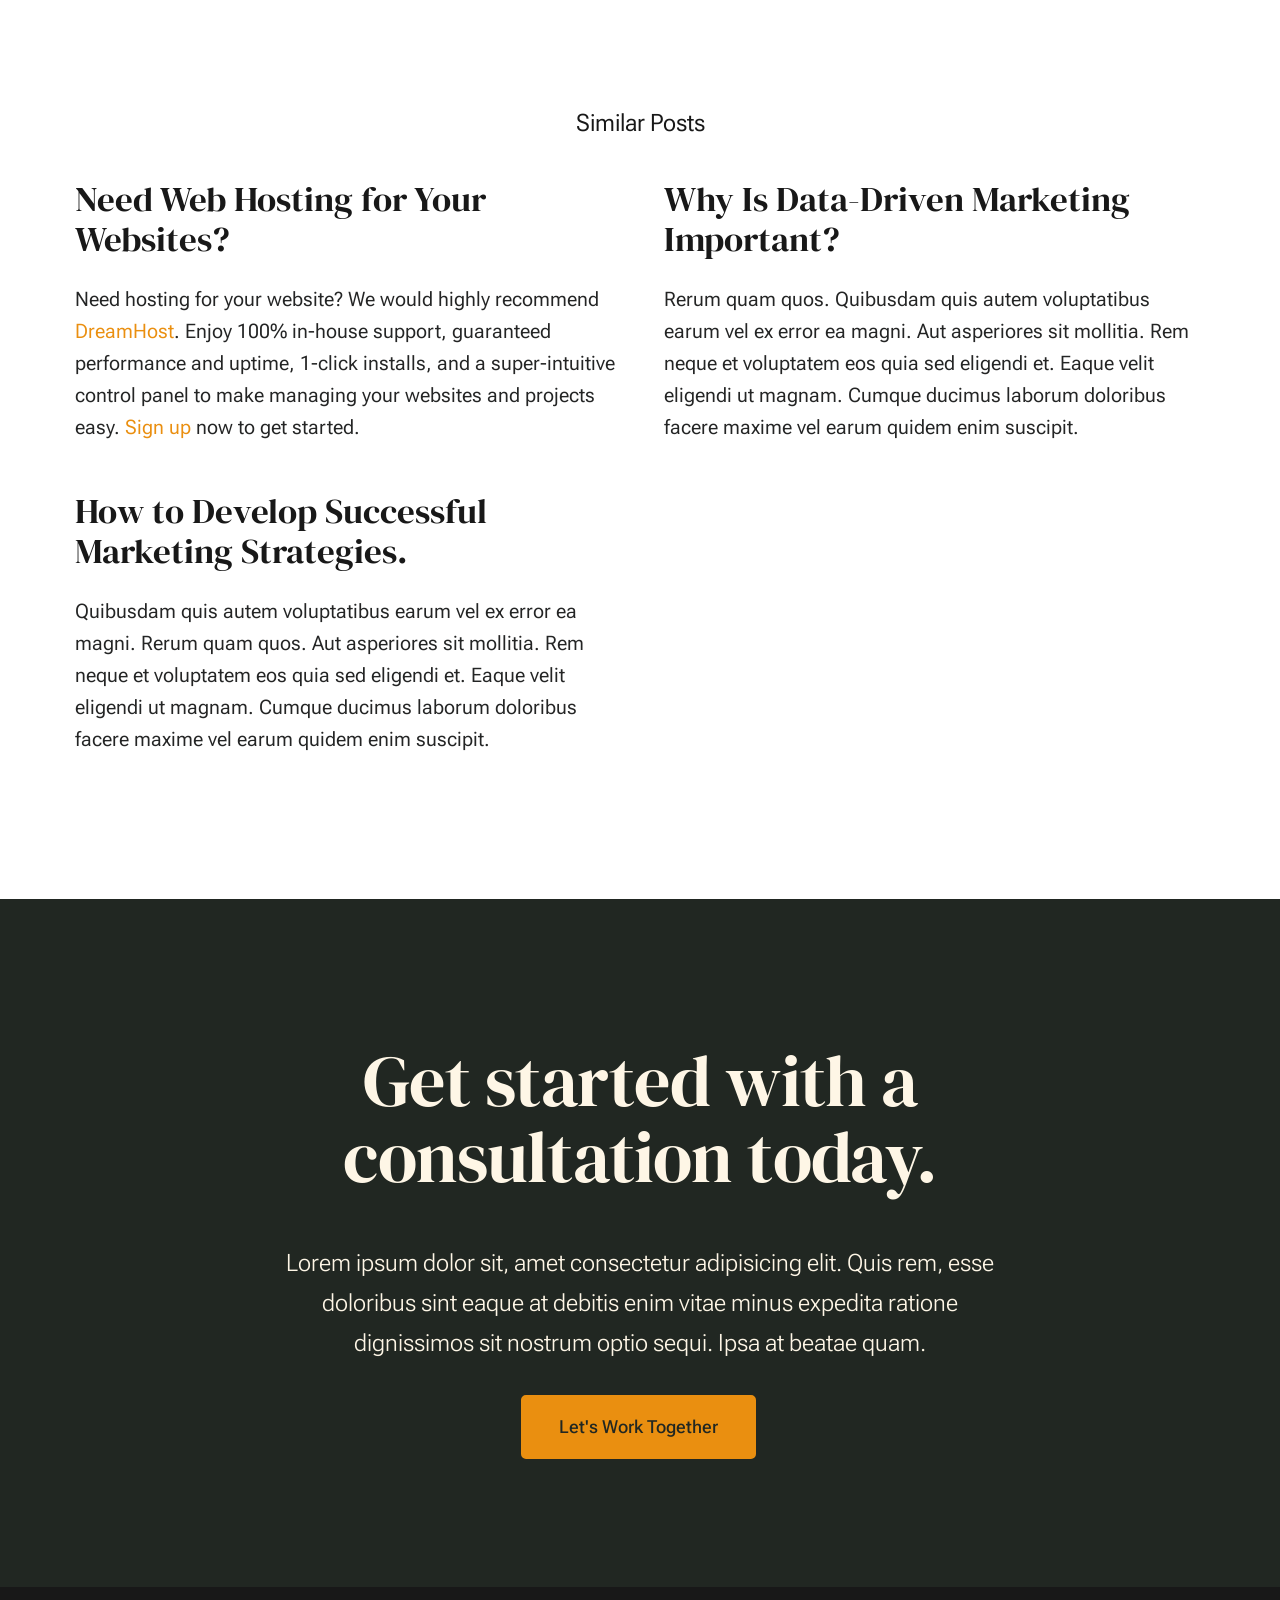
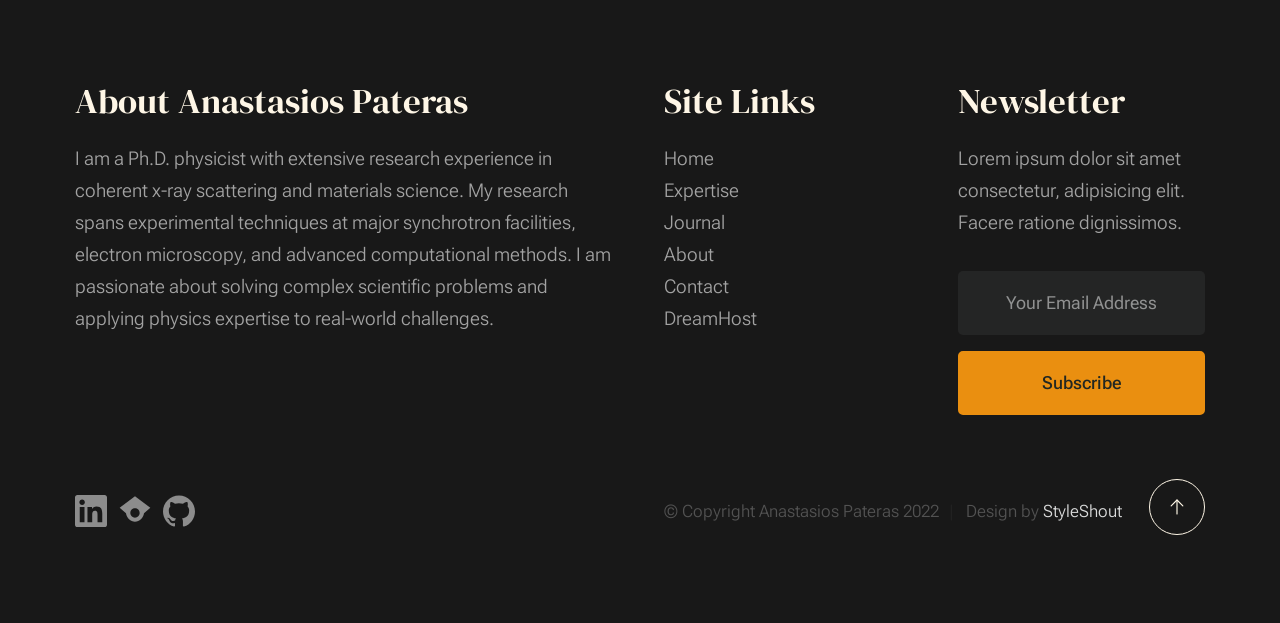
<file: single.html>
<!DOCTYPE html>
<html lang="en" class="no-js" >
<head>

    <!--- basic page needs
    ================================================== -->
    <meta charset="utf-8">
    <meta name="viewport" content="width=device-width, initial-scale=1">
    <title>Single - Anastasios Pateras</title>

    <script>
        document.documentElement.classList.remove('no-js');
        document.documentElement.classList.add('js');
    </script>

    <!-- CSS
    ================================================== -->
    <link rel="stylesheet" href="css/vendor.css">
    <link rel="stylesheet" href="css/styles.css">

    <!-- favicons
    ================================================== -->
    <link rel="apple-touch-icon" sizes="180x180" href="apple-touch-icon.png">
    <link rel="icon" type="image/png" sizes="32x32" href="favicon-32x32.png">
    <link rel="icon" type="image/png" sizes="16x16" href="favicon-16x16.png">
    <link rel="manifest" href="site.webmanifest">

</head>


<body id="top">


    <!-- preloader
    ================================================== -->
    <div id="preloader">
        <div id="loader" class="dots-fade">
            <div></div>
            <div></div>
            <div></div>
        </div>
    </div>


    <!-- page wrap
    ================================================== -->
    <div id="page" class="s-pagewrap">


        <!-- # site header 
        ================================================== -->
        <header class="s-header">

            <div class="row s-header__inner width-sixteen-col">

                <div class="s-header__block">
                    <div class="s-header__logo">
                        <a class="logo" href="index.html">
                            <img src="images/logo.svg" alt="Homepage">
                        </a>
                    </div>

                    <a class="s-header__menu-toggle" href="#0"><span>Menu</span></a>
                </div> <!-- end s-header__block -->

                <nav class="s-header__nav">    
                    <ul class="s-header__menu-links">
                        <li><a href="about.html">About</a></li>
                        <li><a href="expertise.html">Expertise</a></li>
                        <li class="current"><a href="blog.html">Journal</a></li>
                        <li><a href="contact.html">Contact</a></li>
                    </ul> <!-- s-header__menu-links -->

                    <div class="s-header__contact">
                        <a href="contact.html" class="btn btn--primary s-header__contact-btn">Let's Work Together</a>
                        
                    </div> <!-- s-header__contact -->    
                </nav> <!-- end s-header__nav -->

            </div> <!-- end s-header__inner -->

        </header> <!-- end s-header -->


        <!-- # site main content
        ================================================== -->
        <article id="content" class="s-content entry">

            <div class="s-pageheader entry__header">
                <div class="row">
                    <div class="column xl-12">

                        <h1 class="entry__title">
                            5 Marketing Productivity Apps for Your Team
                        </h1> <!-- end entry__title -->

                        <div class="entry__meta">
                            <div class="entry__meta-date">
                                <svg width="24" height="24" fill="none" viewBox="0 0 24 24">
                                    <circle cx="12" cy="12" r="7.25" stroke="currentColor" stroke-width="1.5"></circle>
                                    <path stroke="currentColor" stroke-width="1.5" d="M12 8V12L14 14"></path>
                                </svg>
                                December 15, 2022 
                            </div>
                            <div class="entry__meta-cat">
                                <svg width="24" height="24" fill="none" viewBox="0 0 24 24">
                                    <path stroke="currentColor" stroke-linecap="round" stroke-linejoin="round" stroke-width="1.5" d="M19.25 17.25V9.75C19.25 8.64543 18.3546 7.75 17.25 7.75H4.75V17.25C4.75 18.3546 5.64543 19.25 6.75 19.25H17.25C18.3546 19.25 19.25 18.3546 19.25 17.25Z"></path>
                                    <path stroke="currentColor" stroke-linecap="round" stroke-linejoin="round" stroke-width="1.5" d="M13.5 7.5L12.5685 5.7923C12.2181 5.14977 11.5446 4.75 10.8127 4.75H6.75C5.64543 4.75 4.75 5.64543 4.75 6.75V11"></path>
                                </svg>                                      
                                <span class="cat-links">
                                    <a href="blog.html">Productivity</a>
                                    <a href="blog.html">Marketing</a>
                                </span>
                            </div>
                        </div> <!-- end entry__meta -->

                    </div>
                </div>
            </div> <!-- end entry__header --> 

            <div class="s-pagecontent entry__content">

                <div class="row entry__media">
                    <div class="column xl-12">
                        <figure class="featured-image">
                            <img src="images/thumbs/single/standard-1200.jpg" 
                                 srcset="images/thumbs/single/standard-2400.jpg 2400w, 
                                         images/thumbs/single/standard-1200.jpg 1200w, 
                                         images/thumbs/single/standard-600.jpg 600w" sizes="(max-width: 2400px) 100vw, 2400px" alt="">
                        </figure>
                    </div>
                </div> <!-- end entry__media -->

                <div class="row entry__primary width-narrower">
                    <div class="column xl-12"> 

                            <p class="lead">
                            Duis ex ad cupidatat tempor Excepteur cillum cupidatat fugiat nostrud cupidatat dolor 
                            sunt sint sit nisi est eu exercitation incididunt adipisicing veniam velit id fugiat 
                            enim mollit amet anim veniam dolor dolor irure velit commodo cillum sit nulla ullamco 
                            magna amet magna cupidatat qui labore cillum cillum cupidatat fugiat nostrud. </p> 

                            <p class="drop-cap">
                            Eligendi quam at quis. Sit vel neque quam consequuntur expedita quisquam. Incidunt quae 
                            qui error. Rerum non facere mollitia ut magnam laboriosam. Quisquam neque quia ex eligendi 
                            repellat illum quibusdam aut. Architecto quam consequuntur totam ratione reprehenderit est 
                            praesentium impedit maiores incididunt adipisicing veniam velit .
                            </p>
    
                            <p>
                            Duis ex ad cupidatat tempor Excepteur cillum cupidatat fugiat nostrud cupidatat dolor 
                            sunt sint sit nisi est eu exercitation incididunt adipisicing veniam velit id fugiat 
                            enim mollit amet anim veniam dolor dolor irure velit commodo cillum sit nulla ullamco 
                            magna amet magna cupidatat qui labore cillum sit in tempor veniam consequat non laborum 
                            adipisicing aliqua ea nisi sint ut quis proident ullamco ut dolore culpa occaecat ut 
                            laboris in sit minim cupidatat ut dolor voluptate enim veniam consequat occaecat fugiat 
                            in adipisicing in amet Ut nulla nisi non ut enim aliqua laborum mollit quis nostrud sed sed.
                            </p>
            
                            <figure class="alignwide">
                                <img src="images/sample-1200.jpg" 
                                     srcset="images/sample-2400.jpg 2400w, 
                                             images/sample-1200.jpg 1200w, 
                                             images/sample-600.jpg 600w" sizes="(max-width: 2400px) 100vw, 2400px" alt="">
                            </figure>
    
                            <p>
                            Duis ex ad cupidatat tempor Excepteur cillum cupidatat fugiat nostrud cupidatat dolor 
                            sunt sint sit nisi est eu exercitation incididunt adipisicing veniam velit id fugiat 
                            enim mollit amet anim veniam dolor dolor irure velit commodo cillum sit nulla ullamco 
                            magna amet magna cupidatat qui labore cillum sit in tempor veniam consequat non laborum 
                            adipisicing aliqua ea nisi sint ut quis proident ullamco ut dolore culpa occaecat ut 
                            laboris in sit minim cupidatat ut dolor voluptate enim veniam consequat occaecat fugiat 
                            in adipisicing in amet Ut nulla nisi non ut enim aliqua laborum mollit quis nostrud sed sed.
                            </p>
    
                            <h2>Large Heading</h2>
        
                            <p>
                            Harum quidem rerum facilis est et expedita distinctio. Nam libero tempore, cum soluta 
                            nobis est eligendi optio cumque nihil impedit quo minus <a href="http://#">omnis voluptas assumenda est</a> 
                            id quod maxime placeat facere possimus, omnis dolor repellendus. Temporibus autem quibusdam et 
                            aut officiis debitis aut rerum necessitatibus saepe eveniet ut et.</p>
    
                            <blockquote>
                                <p>
                                For God so loved the world, that he gave his only Son, that whoever believes in 
                                him should not perish but have eternal life. For God did not send his Son into 
                                the world to condemn the world, but in order that the world might be 
                                saved through him.
                                </p>
                                <cite>John 3:16-17 ESV</cite>
                            </blockquote>
    
                            <p>
                            Odio dignissimos ducimus qui blanditiis praesentium voluptatum deleniti atque corrupti dolores 
                            et quas molestias excepturi sint occaecati cupiditate non provident, similique sunt in culpa. 
                            Aenean eu leo quam. Pellentesque ornare sem lacinia quam venenatis vestibulum. Nulla vitae elit 
                            libero, a pharetra augue laboris in sit minim cupidatat ut dolor voluptate enim veniam consequat 
                            occaecat fugiat in adipisicing in amet Ut nulla nisi non ut enim aliqua laborum mollit quis nostrud sed sed..</p>
    
                            <h3>Smaller Heading</h3>
    
                            <p>
                            Quidem rerum facilis est et expedita distinctio. Nam libero tempore, cum soluta nobis est 
                            eligendi optio cumque nihil impedit quo minus id quod maxime placeat facere possimus, omnis voluptas 
                            assumenda est, omnis dolor repellendus.
                            </p>
    
                            <p>
                            Quidem rerum facilis est et expedita distinctio. Nam libero tempore, cum soluta nobis est 
                            eligendi optio cumque nihil impedit quo minus id quod maxime placeat facere possimus, omnis voluptas 
                            assumenda est, omnis dolor repellendus.
                            </p>
                                    
                            <p>
                            Odio dignissimos ducimus qui blanditiis praesentium voluptatum deleniti atque corrupti dolores et 
                            quas molestias excepturi sint occaecati cupiditate non provident, similique sunt in culpa.</p>
    
                            <ul>
                                <li>Donec nulla non metus auctor fringilla.
                                    <ul>
                                        <li>Lorem ipsum dolor sit amet.</li>
                                        <li>Lorem ipsum dolor sit amet.</li>
                                        <li>Lorem ipsum dolor sit amet.</li>
                                    </ul>
                                </li>
                                <li>Donec nulla non metus auctor fringilla.</li>
                                <li>Donec nulla non metus auctor fringilla.</li>
                            </ul>
    
                            <p>
                            Odio dignissimos ducimus qui blanditiis praesentium voluptatum deleniti atque corrupti dolores et quas 
                            molestias excepturi sint occaecati cupiditate non provident, similique sunt in culpa. Aenean eu leo quam. 
                            Pellentesque ornare sem lacinia quam venenatis vestibulum. Nulla vitae elit libero, a pharetra augue 
                            laboris in sit minim cupidatat ut dolor voluptate enim veniam consequat occaecat fugiat in adipisicing 
                            in amet Ut nulla nisi non ut enim aliqua laborum mollit quis nostrud sed sed.
                            </p>        

                            <div class="post-nav">
                                <div class="post-nav__prev">
                                    <a href="single-standard.html" rel="prev">
                                        <span>Prev</span>
                                        5 Effective Web Design Principles. 
                                    </a>
                                </div>
                                <div class="post-nav__next">
                                    <a href="single-standard.html" rel="next">
                                        <span>Next</span>
                                        How to Determine the Reach of Your Campaign
                                    </a>
                                </div>
                            </div> <!-- end post-nav -->                                                   
                   
                    </div> <!-- end column-->
                </div> <!-- end entry__primary -->    
                
                <div class="row related-posts">
                    <div class="column xl-12">

                        <h4 class="text-center">Similar Posts</h4>

                        <div class="grid-list-items">
                
                            <div class="grid-list-items__item blog-card">
                                <div class="blog-card__header">
                                    <h3 class="blog-card__title"><a href="https://www.dreamhost.com/r.cgi?287326">Need Web Hosting for Your Websites?</a></h3>
                                </div>
                                <div class="blog-card__text">
                                    <p>
                                    Need hosting for your website? We would highly recommend <a href="https://www.dreamhost.com/r.cgi?287326">DreamHost</a>.
                                    Enjoy 100% in-house support, guaranteed performance and uptime, 1-click installs, and a super-intuitive control 
                                    panel to make managing your websites and projects easy. <a href="https://www.dreamhost.com/r.cgi?287326">Sign up</a> now to get started.
                                    </p>
                                </div>
                            </div> <!-- end blog-card -->
                            <div class="grid-list-items__item blog-card">
                                <div class="blog-card__header">
                                    <h3 class="blog-card__title"><a href="single.html">Why Is Data-Driven Marketing Important?</a></h3>
                                </div>
                                <div class="blog-card__text">
                                    <p>
                                    Rerum quam quos. Quibusdam quis autem voluptatibus earum vel ex error ea magni. Aut asperiores 
                                    sit mollitia. Rem neque et voluptatem eos quia sed eligendi et. Eaque velit eligendi ut 
                                    magnam. Cumque ducimus laborum doloribus facere maxime vel earum quidem enim suscipit.
                                    </p>
                                </div>
                            </div> <!-- end blog-card -->
                            <div class="grid-list-items__item blog-card">
                                <div class="blog-card__header">
                                    <h3 class="blog-card__title"><a href="single.html">How to Develop Successful Marketing Strategies.</a></h3>
                                </div>
                                <div class="blog-card__text">
                                    <p>
                                    Quibusdam quis autem voluptatibus earum vel ex error ea magni. Rerum quam quos. Aut asperiores 
                                    sit mollitia. Rem neque et voluptatem eos quia sed eligendi et. Eaque velit eligendi ut 
                                    magnam. Cumque ducimus laborum doloribus facere maxime vel earum quidem enim suscipit.
                                    </p>
                                </div>
                            </div> <!-- end blog card -->
                        
                        </div> <!-- end grid-list-items -->
                          
                    </div> <!-- end column -->
                </div> <!-- end related-posts --> 

            </div> <!-- end entry__content -->

        </article> <!-- s-content entry-->
        

        <!-- # cta
        ================================================== -->
        <section id="cta" class="s-cta">

            <div class="row row-x-center text-center">
                <div class="column xl-8 lg-12">

                    <div class="s-cta__content">
                        <h2 class="text-display-title">
                        Get started with a consultation today.
                        </h2>
                        <p class="lead">
                        Lorem ipsum dolor sit, amet consectetur adipisicing elit. Quis rem, esse doloribus sint eaque at debitis enim vitae minus expedita ratione dignissimos sit nostrum optio sequi. Ipsa at beatae quam.
                        </p>
                        <a href="contact.html" class="btn btn--primary">Let's Work Together</a>
                    </div>

                </div>
            </div>

        </section> <!-- end s-cta -->


        <!-- # footer 
        ================================================== -->
        <footer class="s-footer">
            <div class="row s-footer__content">
                <div class="column xl-6 lg-6 md-12 s-footer__block s-footer__about">                    
                    <h3>About Anastasios Pateras</h3>
                    <p>
                    I am a Ph.D. physicist with extensive research experience in coherent x-ray scattering and materials science.
                    My research spans experimental techniques at major synchrotron facilities, electron microscopy, and advanced computational methods.
                    I am passionate about solving complex scientific problems and applying physics expertise to real-world challenges.
                    </p>
                </div>                
                <div class="column xl-3 lg-6 md-12 s-footer__block s-footer__site-links">
                    <h3>Site Links</h3>
                    <ul class="link-list">
                        <li><a href="index.html">Home</a></li>
                        <li><a href="expertise.html">Expertise</a></li>
                        <li><a href="blog.html">Journal</a></li>
                        <li><a href="about.html">About</a></li>
                        <li><a href="contact.html">Contact</a></li>
                        <li><a href="https://www.dreamhost.com/r.cgi?287326">DreamHost</a></li>
                    </ul>
                </div>
                <div class="column xl-3 lg-6 md-12 tab-12 s-footer__block s-footer__newsletter">
                    <h3>Newsletter</h3>

                    <p>
                    Lorem ipsum dolor sit amet consectetur, adipisicing elit. Facere ratione dignissimos.
                    </p>

                    <div class="subscribe-form">
                        <form id="mc-form" class="mc-form">
                            <input type="email" name="EMAIL" id="mce-EMAIL" class="u-fullwidth text-center" placeholder="Your Email Address" title="The domain portion of the email address is invalid (the portion after the @)." pattern="^([^\x00-\x20\x22\x28\x29\x2c\x2e\x3a-\x3c\x3e\x40\x5b-\x5d\x7f-\xff]+|\x22([^\x0d\x22\x5c\x80-\xff]|\x5c[\x00-\x7f])*\x22)(\x2e([^\x00-\x20\x22\x28\x29\x2c\x2e\x3a-\x3c\x3e\x40\x5b-\x5d\x7f-\xff]+|\x22([^\x0d\x22\x5c\x80-\xff]|\x5c[\x00-\x7f])*\x22))*\x40([^\x00-\x20\x22\x28\x29\x2c\x2e\x3a-\x3c\x3e\x40\x5b-\x5d\x7f-\xff]+|\x5b([^\x0d\x5b-\x5d\x80-\xff]|\x5c[\x00-\x7f])*\x5d)(\x2e([^\x00-\x20\x22\x28\x29\x2c\x2e\x3a-\x3c\x3e\x40\x5b-\x5d\x7f-\xff]+|\x5b([^\x0d\x5b-\x5d\x80-\xff]|\x5c[\x00-\x7f])*\x5d))*(\.\w{2,})+$" required>
                            <input type="submit" name="subscribe" value="Subscribe" class="btn btn--primary btn--small u-fullwidth">
                            <!-- <div style="position: absolute; left: -5000px;" aria-hidden="true"><input type="text" name="b_cdb7b577e41181934ed6a6a44_9a91cfe7b3" tabindex="-1" value=""></div> -->
                            <div class="mc-status"></div>
                        </form>
                    </div>
                </div>
            </div>    
            
            <div class="row s-footer__bottom">
                <div class="column xl-6 lg-12">
                    <ul class="s-footer__social social-list">
                        <li>
                            <a href="https://www.linkedin.com/in/apater1/" target="_blank" rel="noopener">
                                <svg xmlns="http://www.w3.org/2000/svg" width="24" height="24" viewBox="0 0 24 24" style="fill:rgba(0, 0, 0, 1);transform:;-ms-filter:"><path d="M20.447 20.452h-3.554v-5.569c0-1.328-.027-3.037-1.852-3.037-1.853 0-2.136 1.445-2.136 2.939v5.667H9.351V9h3.414v1.561h.046c.477-.9 1.637-1.852 3.37-1.852 3.601 0 4.267 2.37 4.267 5.455v6.288zM5.337 7.433c-1.144 0-2.063-.926-2.063-2.065 0-1.138.92-2.063 2.063-2.063 1.14 0 2.064.925 2.064 2.063 0 1.139-.925 2.065-2.064 2.065zm1.782 13.019H3.555V9h3.564v11.452zM22.225 0H1.771C.792 0 0 .774 0 1.729v20.542C0 23.227.792 24 1.771 24h20.451C23.2 24 24 23.227 24 22.271V1.729C24 .774 23.2 0 22.222 0h.003z"></path></svg>
                                <span class="u-screen-reader-text">LinkedIn</span>
                            </a>
                        </li>
                        <li>
                            <a href="https://scholar.google.com/citations?user=9JE_aGEAAAAJ&amp;hl=en" target="_blank" rel="noopener">
                                <svg xmlns="http://www.w3.org/2000/svg" width="24" height="24" viewBox="0 0 24 24" style="fill:rgba(0, 0, 0, 1);transform:;-ms-filter:"><path d="M5.242 13.769L0.5 9.5 12 1l11.5 8.5-4.742 4.269C18.244 17.32 15.343 20 12 20c-3.343 0-6.244-2.68-6.758-6.231zM12 10c-1.93 0-3.5 1.57-3.5 3.5s1.57 3.5 3.5 3.5 3.5-1.57 3.5-3.5-1.57-3.5-3.5-3.5z"></path></svg>
                                <span class="u-screen-reader-text">Google Scholar</span>
                            </a>
                        </li>
                        <li>
                            <a href="https://github.com/apater1" target="_blank" rel="noopener">
                                <svg xmlns="http://www.w3.org/2000/svg" width="24" height="24" viewBox="0 0 24 24" style="fill:rgba(0, 0, 0, 1);transform:;-ms-filter:"><path d="M12 .297c-6.63 0-12 5.373-12 12 0 5.303 3.438 9.8 8.205 11.385.6.113.82-.258.82-.577 0-.285-.01-1.04-.015-2.04-3.338.724-4.042-1.61-4.042-1.61C4.422 18.07 3.633 17.7 3.633 17.7c-1.087-.744.084-.729.084-.729 1.205.084 1.838 1.236 1.838 1.236 1.07 1.835 2.809 1.305 3.495.998.108-.776.417-1.305.76-1.605-2.665-.3-5.466-1.332-5.466-5.93 0-1.31.465-2.38 1.235-3.22-.135-.303-.54-1.523.105-3.176 0 0 1.005-.322 3.3 1.23.96-.267 1.98-.399 3-.405 1.02.006 2.04.138 3 .405 2.28-1.552 3.285-1.23 3.285-1.23.645 1.653.24 2.873.12 3.176.765.84 1.23 1.91 1.23 3.22 0 4.61-2.805 5.625-5.475 5.92.42.36.81 1.096.81 2.22 0 1.606-.015 2.896-.015 3.286 0 .315.21.69.825.57C20.565 22.092 24 17.592 24 12.297c0-6.627-5.373-12-12-12"></path></svg>
                                <span class="u-screen-reader-text">GitHub</span>
                            </a>
                        </li>
                    </ul> <!-- end s-footer__social -->
                </div>
                <div class="column xl-6 lg-12">
                    <p class="ss-copyright">
                        <span>© Copyright Anastasios Pateras 2022</span>
                        <span>Design by <a href="https://www.styleshout.com/">StyleShout</a></span>
                    </p>
                </div>

                <div class="ss-go-top">
                    <a class="smoothscroll" title="Back to Top" href="#top">
                        <svg xmlns="http://www.w3.org/2000/svg" viewBox="0 0 24 24" width="36" height="36" fill="none" stroke="#ffffff" stroke-width="1" stroke-linecap="round" stroke-linejoin="round">&lt;!--!  Atomicons Free 1.00 by @atisalab License - https://atomicons.com/license/ (Icons: CC BY 4.0) Copyright 2021 Atomicons --&gt;<polyline points="17 11 12 6 7 11"></polyline><line x1="12" y1="18" x2="12" y2="6"></line></svg>
                    </a>
                </div> <!-- end ss-go-top -->
            </div>
            
        </footer> <!-- end s-footer -->

    </div> <!-- end page-wrap -->

    <!-- Java Script
    ================================================== -->
    <script src="js/plugins.js"></script>
    <script src="js/main.js"></script>

</body>
</html>
</file>
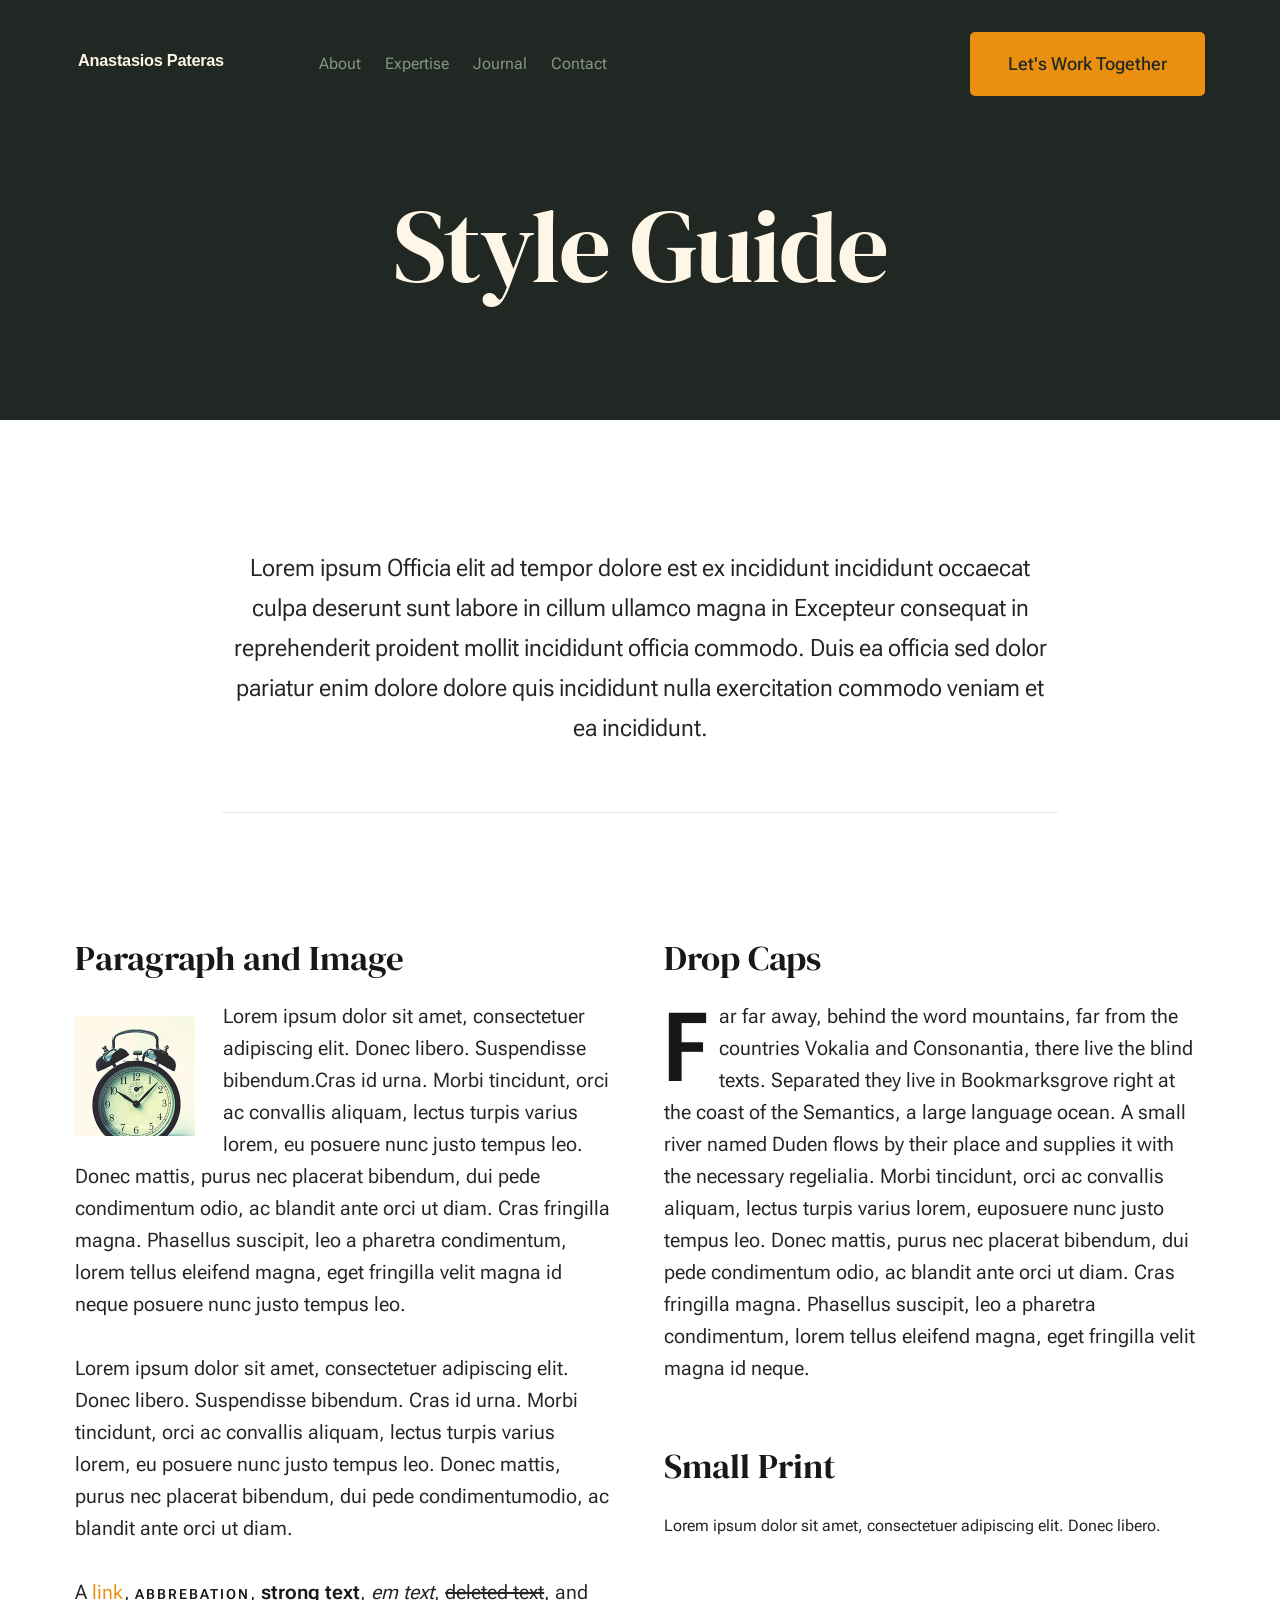
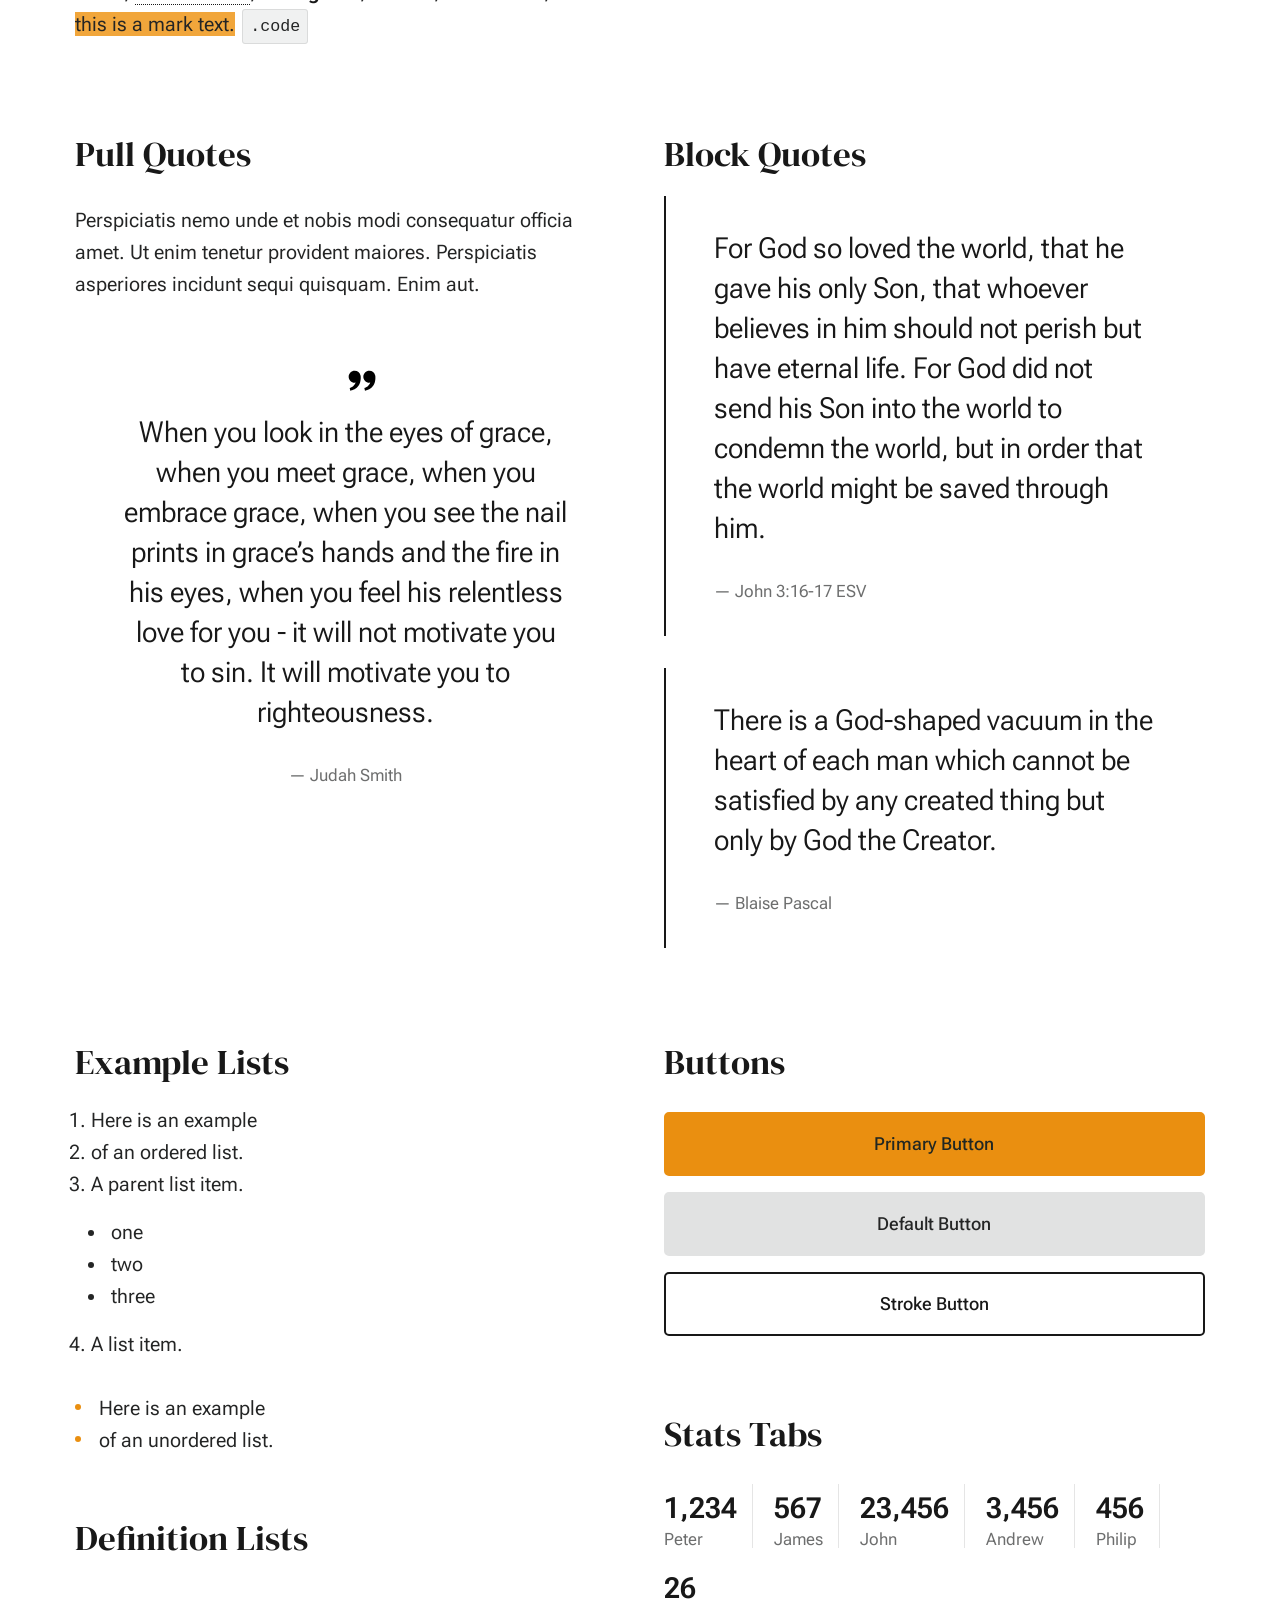
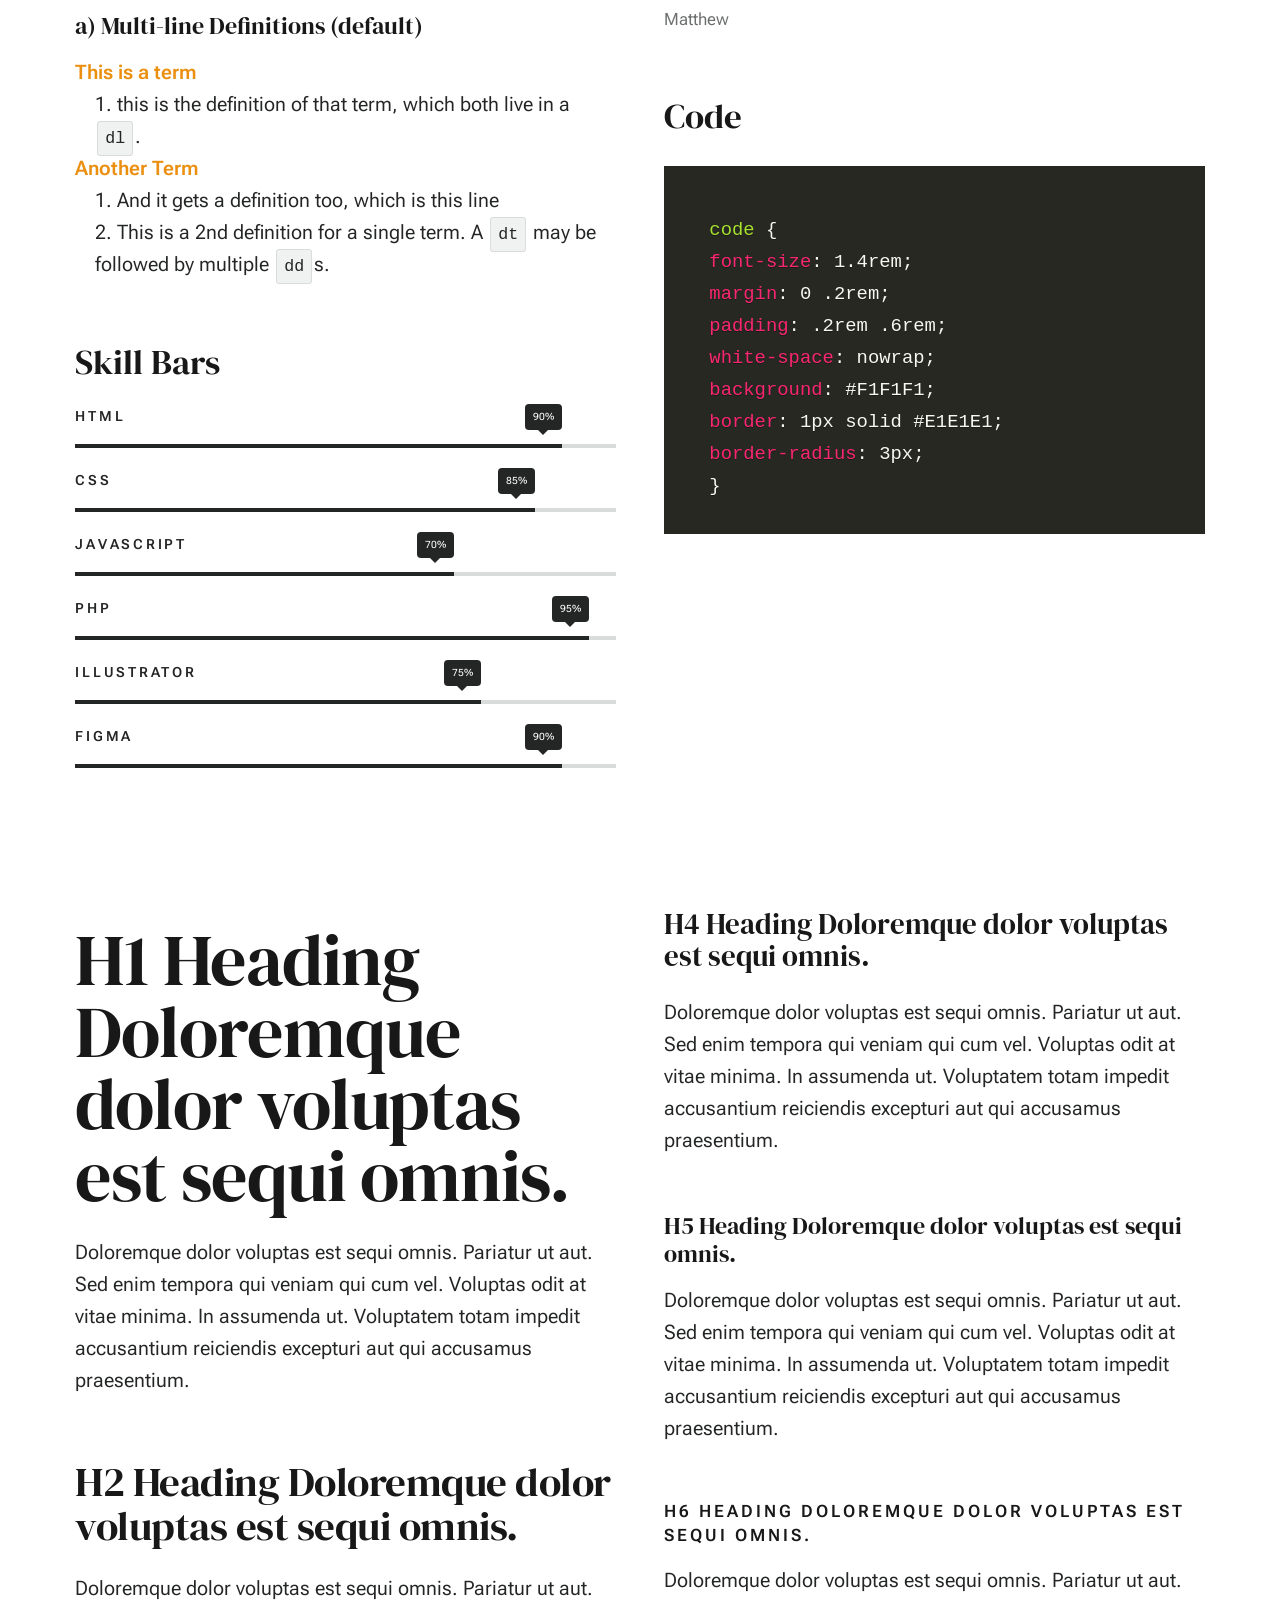
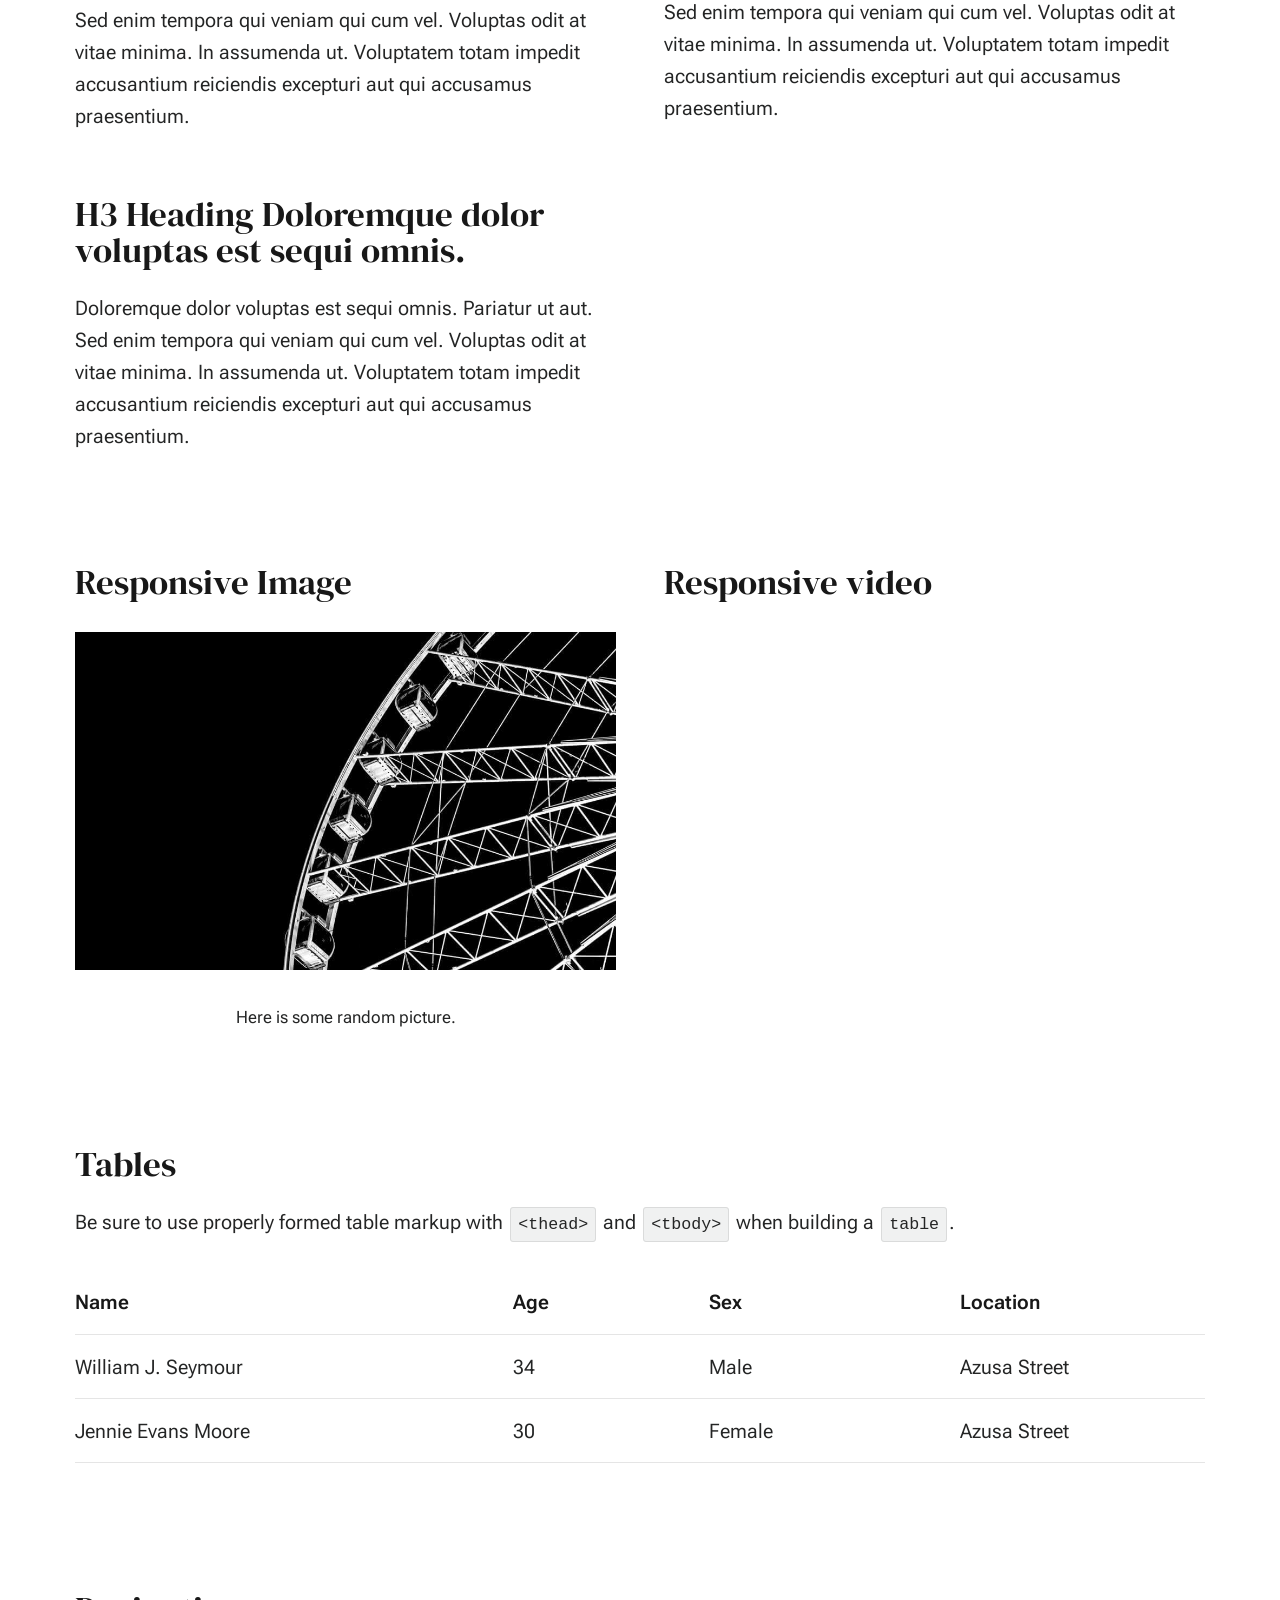
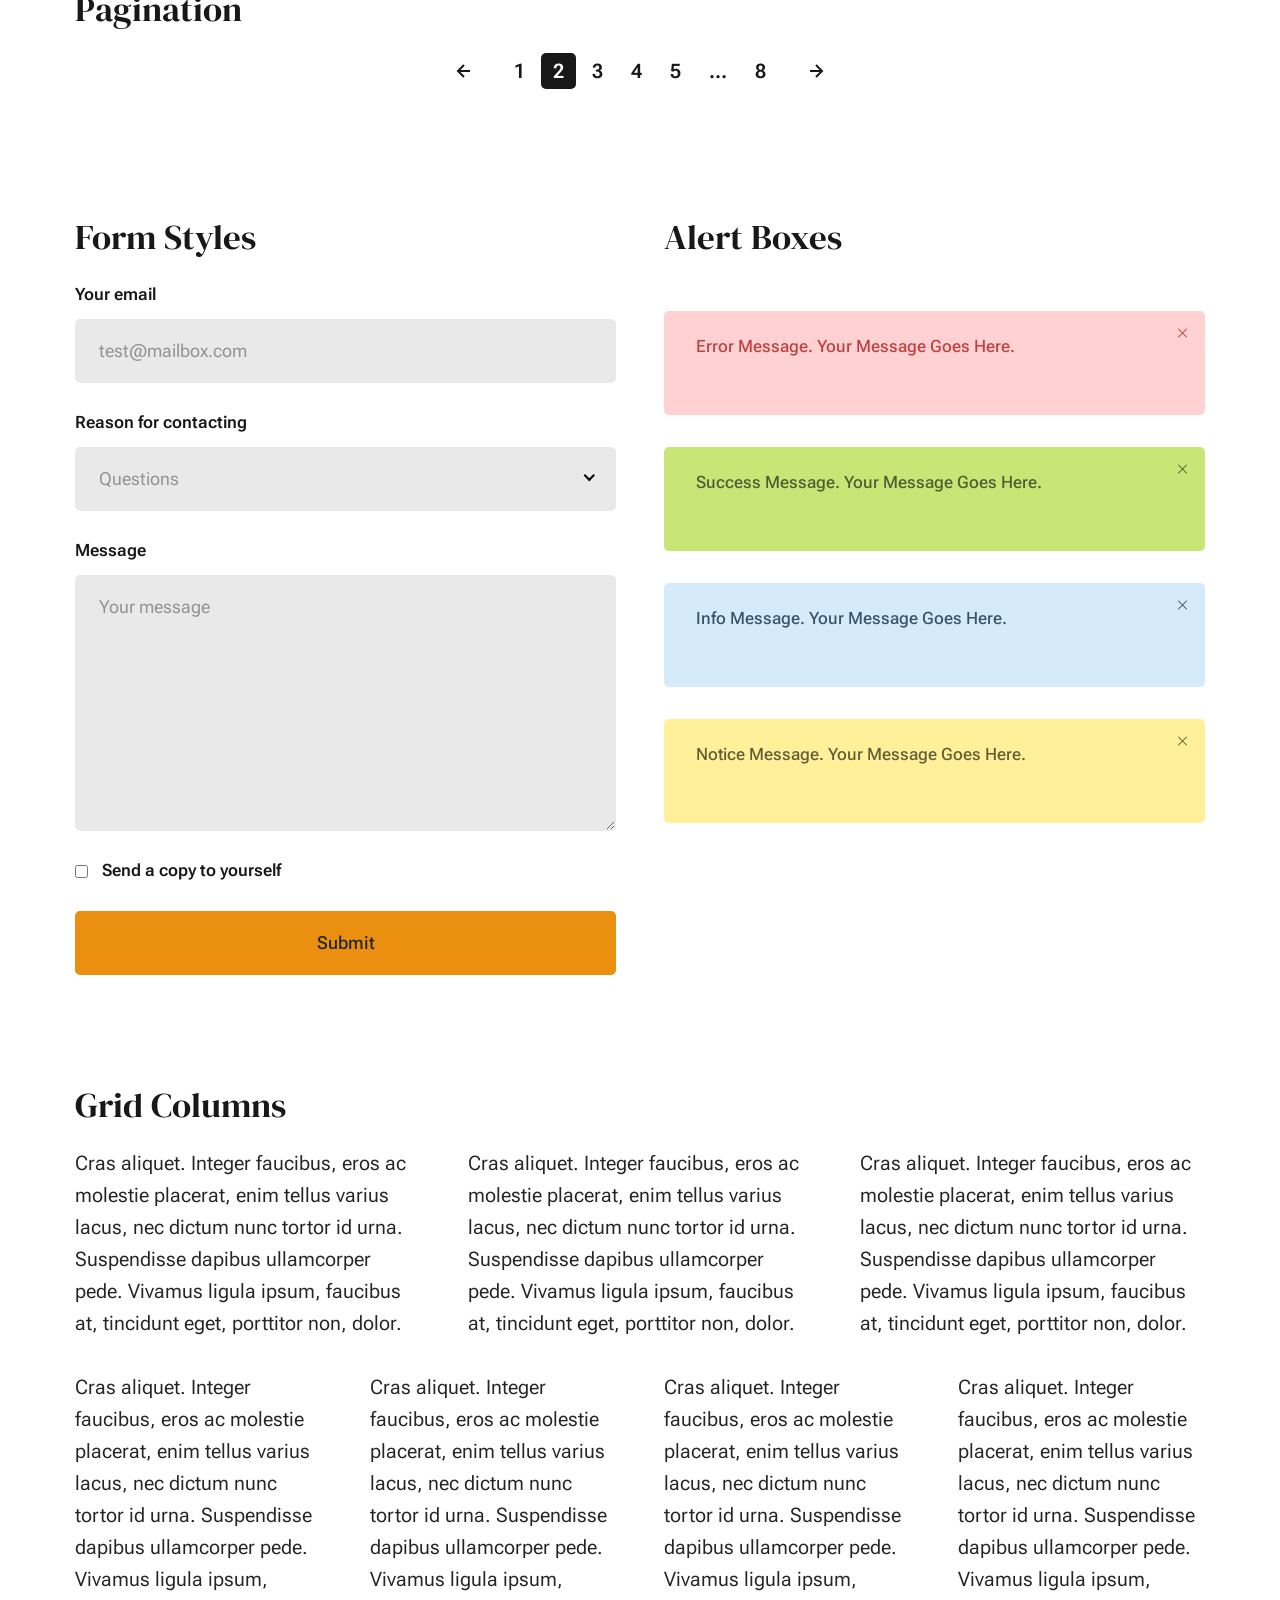
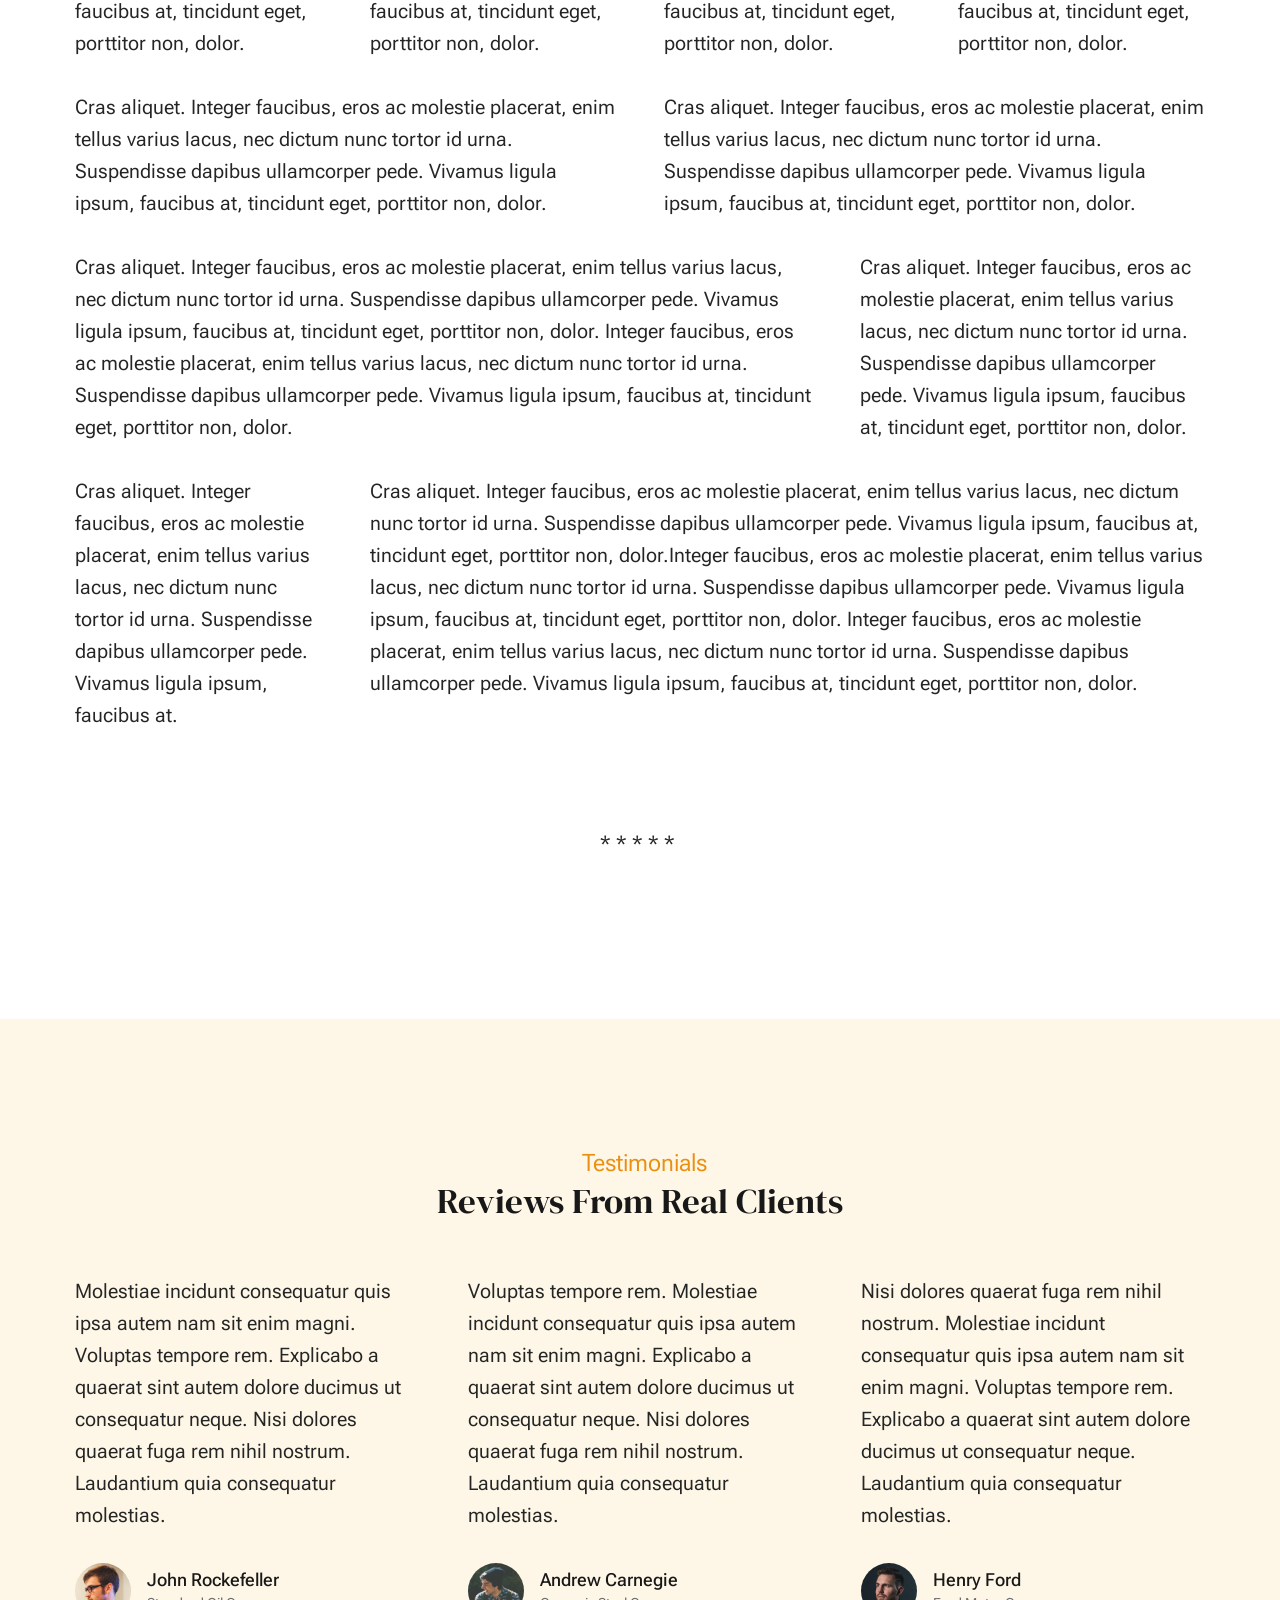
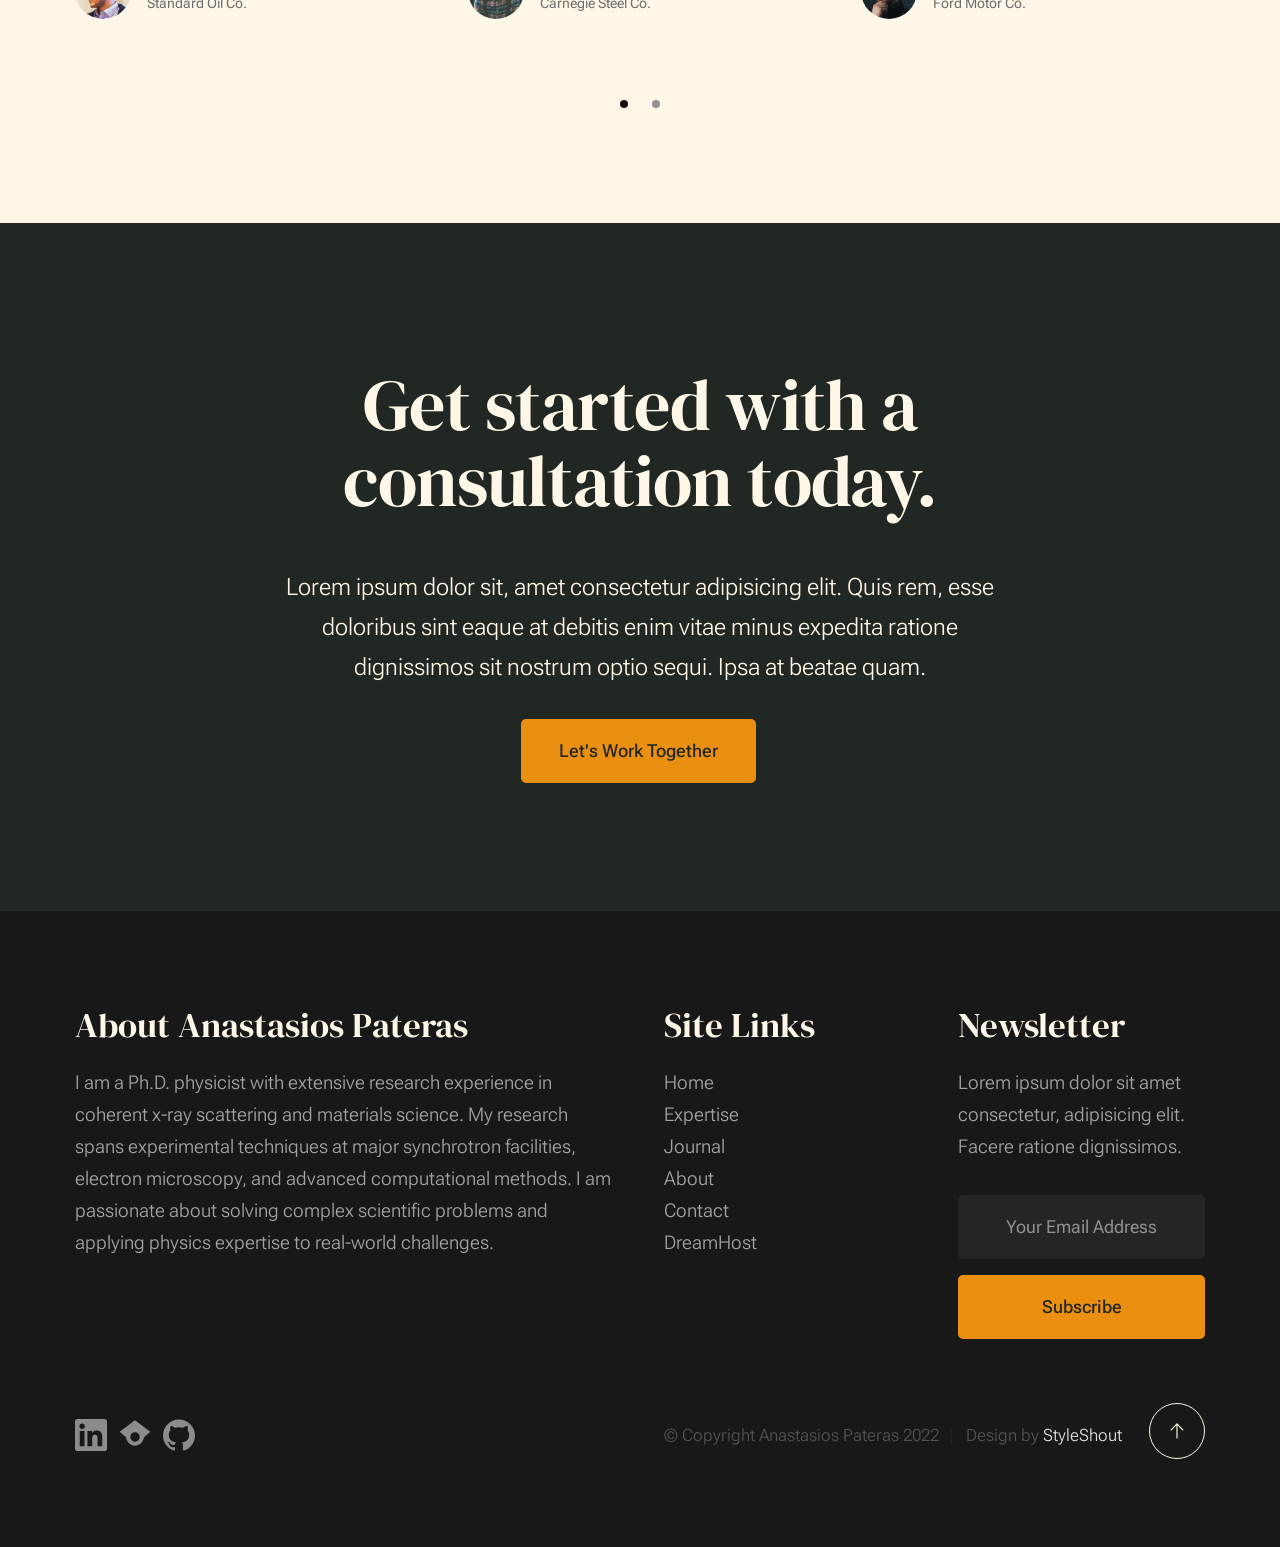
<file: styles.html>
<!DOCTYPE html>
<html lang="en" class="no-js" >
<head>

    <!--- basic page needs
    ================================================== -->
    <meta charset="utf-8">
    <meta name="viewport" content="width=device-width, initial-scale=1">
    <title>Styles - Anastasios Pateras</title>

    <script>
        document.documentElement.classList.remove('no-js');
        document.documentElement.classList.add('js');
    </script>

    <!-- CSS
    ================================================== -->
    <link rel="stylesheet" href="css/vendor.css">
    <link rel="stylesheet" href="css/styles.css">

    <!-- favicons
    ================================================== -->
    <link rel="apple-touch-icon" sizes="180x180" href="apple-touch-icon.png">
    <link rel="icon" type="image/png" sizes="32x32" href="favicon-32x32.png">
    <link rel="icon" type="image/png" sizes="16x16" href="favicon-16x16.png">
    <link rel="manifest" href="site.webmanifest">

</head>


<body id="top">


    <!-- preloader
    ================================================== -->
    <div id="preloader">
        <div id="loader" class="dots-fade">
            <div></div>
            <div></div>
            <div></div>
        </div>
    </div>


    <!-- page wrap
    ================================================== -->
    <div id="page" class="s-pagewrap">


        <!-- # site header 
        ================================================== -->
        <header class="s-header">

            <div class="row s-header__inner width-sixteen-col">

                <div class="s-header__block">
                    <div class="s-header__logo">
                        <a class="logo" href="index.html">
                            <img src="images/logo.svg" alt="Homepage">
                        </a>
                    </div>

                    <a class="s-header__menu-toggle" href="#0"><span>Menu</span></a>
                </div> <!-- end s-header__block -->

                <nav class="s-header__nav">
    
                    <ul class="s-header__menu-links">
                        <li><a href="about.html">About</a></li>
                        <li><a href="expertise.html">Expertise</a></li>
                        <li><a href="blog.html">Journal</a></li>
                        <li><a href="contact.html">Contact</a></li>
                    </ul> <!-- s-header__menu-links -->

                    <div class="s-header__contact">
                        <a href="contact.html" class="btn btn--primary s-header__contact-btn">Let's Work Together</a>                        
                    </div> <!-- s-header__contact -->
    
                </nav> <!-- end s-header__nav -->

            </div> <!-- end s-header__inner -->

        </header> <!-- end s-header -->


        <!-- # site main content
        ================================================== -->
        <section id="content" class="s-content">

               <section class="s-pageheader pageheader">
                    <div class="row">
                        <div class="column xl-12">
                            <h1 class="page-title">
                               Style Guide
                            </h1>                            
                        </div>
                    </div>
               </section> <!-- end pageheader --> 

               <section class="s-pagecontent pagecontent">

                    <div class="row row-x-center text-center">

                        <div class="column tab-12 xl-9">
            
                            <p class="lead">Lorem ipsum Officia elit ad tempor dolore est ex incididunt incididunt occaecat culpa deserunt 
                            sunt labore in cillum ullamco magna in Excepteur consequat in reprehenderit proident mollit incididunt officia commodo.
                            Duis ea officia sed dolor pariatur enim dolore dolore quis incididunt nulla exercitation commodo veniam et ea incididunt.
                            </p>
            
                            <hr>
                        </div>
            
                    </div> <!-- end row -->
            
                    <div class="row">
            
                        <div class="column mob-12 md-6 stack-on-900">
            
                            <h3>Paragraph and Image</h3>
            
                            <p><a href="#"><img width="120" height="120" class="u-pull-left" alt="sample-image" src="images/sample-image.jpg"></a>
                            Lorem ipsum dolor sit amet, consectetuer adipiscing elit. Donec libero. Suspendisse bibendum.Cras id urna. Morbi 
                            tincidunt, orci ac convallis aliquam, lectus turpis varius lorem, eu posuere nunc justo tempus leo. Donec mattis, 
                            purus nec placerat bibendum, dui pede condimentum odio, ac blandit ante orci ut diam. Cras fringilla magna. 
                            Phasellus suscipit, leo a pharetra condimentum, lorem tellus eleifend magna, eget fringilla velit magna id 
                            neque posuere nunc justo tempus leo. </p>
            
                            <p>
                            Lorem ipsum dolor sit amet, consectetuer adipiscing elit. Donec libero. Suspendisse bibendum. Cras id urna. 
                            Morbi tincidunt, orci ac convallis aliquam, lectus turpis varius lorem, eu posuere nunc justo tempus leo. 
                            Donec mattis, purus nec placerat bibendum, dui pede condimentumodio, ac blandit ante orci ut diam.	
                            </p>
            
                            <p>A <a href="#">link</a>,
                            <abbr title="this really isn't a very good description">abbrebation</abbr>,
                            <strong>strong text</strong>,
                            <em>em text</em>,
                            <del>deleted text</del>, and
                            <mark>this is a mark text.</mark>
                            <code>.code</code>
                            </p>
            
                        </div>
            
                        <div class="column mob-12 md-6">
            
                            <h3>Drop Caps</h3>
            
                            <p class="drop-cap">Far far away, behind the word mountains, far from the countries Vokalia and Consonantia,
                            there live the blind texts. Separated they live in Bookmarksgrove right at the coast of the
                            Semantics, a large language ocean. A small river named Duden flows by their place and supplies it with the 
                            necessary regelialia. Morbi tincidunt, orci ac convallis aliquam, lectus turpis varius lorem, 
                            euposuere nunc justo tempus leo. Donec mattis, purus nec placerat bibendum, dui pede condimentum odio, 
                            ac blandit ante orci ut diam. Cras fringilla magna. Phasellus suscipit, leo a pharetra condimentum, 
                            lorem tellus eleifend magna, eget fringilla velit magna id neque.
                            </p>
            
                            <h3>Small Print</h3>
            
                            <p><small>Lorem ipsum dolor sit amet, consectetuer adipiscing elit. Donec libero.</small></p>
                            
                    
            
                        </div>
            
                    </div> <!-- end row -->
            
                    <div class="row">
            
                        <div class="column xl-6 md-12">
            
                            <h3 class="u-add-bottom">Pull Quotes</h3>
            
                            <p>
                            Perspiciatis nemo unde et nobis modi consequatur officia amet. Ut enim 
                            tenetur provident maiores. Perspiciatis asperiores incidunt sequi 
                            quisquam. Enim aut. 
                            </p>
            
                            <figure class="pull-quote">
                                <blockquote>
                                    <p>
                                    When you look in the eyes of grace, when you meet grace, 
                                    when you embrace grace, when you see the nail prints in 
                                    grace’s hands and the fire in his eyes, when you feel his 
                                    relentless love for you - it will not motivate you to sin. 
                                    It will motivate you to righteousness.
                                    </p>
            
                                    <footer>
                                        <cite>Judah Smith</cite>
                                    </footer>
                                </blockquote>
                            </figure>
            
            
                        </div>
            
                        <div class="column xl-6 md-12">
            
                            <h3 class="h-add-bottom">Block Quotes</h3>
            
                            <blockquote cite="http://where-i-got-my-info-from.com">
                                <p>
                                For God so loved the world, that he gave his only Son, that whoever believes in 
                                him should not perish but have eternal life. For God did not send his Son into 
                                the world to condemn the world, but in order that the world might be 
                                saved through him.
                                </p>
            
                                <footer>
                                    <cite>
                                        <a href="#0">John 3:16-17 ESV</a>
                                    </cite>
                                </footer>
            
                            </blockquote>
            
                            <blockquote>
                                <p>There is a God-shaped vacuum in the heart of each man which cannot be satisfied 
                                by any created thing but only by God the Creator.</p>
            
                                <footer>
                                    <cite>Blaise Pascal</cite>
                                </footer>
            
                            </blockquote>
            
                        </div>
            
                    </div> <!-- end row -->
            
                    <div class="row u-add-half-bottom">
            
                        <div class="column xl-6 md-12">
            
                            <h3>Example Lists</h3>
            
                            <ol>
                                <li>Here is an example</li>
                                <li>of an ordered list.</li>
                                <li>A parent list item.
                                    <ul>
                                        <li>one</li>
                                        <li>two</li>
                                        <li>three</li>
                                    </ul>
                                    </li>
                                    <li>A list item.</li>
                                </ol>
            
                            <ul class="disc">
                                <li>Here is an example</li>
                                <li>of an unordered list.</li>
                            </ul>
            
                            <h3>Definition Lists</h3>
            
                            <h5>a) Multi-line Definitions (default) </h5>
            
                            <dl class="dictionary-style">
                                <dt><strong>This is a term</strong></dt>
                                    <dd>this is the definition of that term, which both live in a <code>dl</code>.</dd>
                                <dt><strong>Another Term</strong></dt>
                                    <dd>And it gets a definition too, which is this line</dd>
                                    <dd>This is a 2<sup>nd</sup> definition for a single term. A <code>dt</code> may be followed by multiple <code>dd</code>s.</dd>
                            </dl>
            
                            <h3 class="u-add-bottom">Skill Bars</h3>
            
                            <ul class="skill-bars">
                                <li>
                                <div class="progress percent90"><span>90%</span></div>
                                <strong>HTML</strong>
                                </li>
                                <li>
                                <div class="progress percent85"><span>85%</span></div>
                                <strong>CSS</strong>
                                </li>
                                <li>
                                <div class="progress percent70"><span>70%</span></div>
                                <strong>Javascript</strong>
                                </li>
                                <li>
                                <div class="progress percent95"><span>95%</span></div>
                                <strong>PHP</strong>
                                </li>
                                <li>
                                <div class="progress percent75"><span>75%</span></div>
                                <strong>Illustrator</strong>
                                </li>
                                <li>
                                <div class="progress percent90"><span>90%</span></div>
                                <strong>Figma</strong>
                                </li>
                            </ul>
            
                        </div>
            
                        <div class="column xl-6 md-12">
            
                            <h3 class="u-add-bottom">Buttons</h3>
            
                            <p>
                                <a class="btn btn--primary u-fullwidth" href="#0">Primary Button</a>
                                <a class="btn u-fullwidth" href="#0">Default Button</a>
                                <a class="btn btn--stroke u-fullwidth" href="#0">Stroke Button</a>
                            </p>
            
                            <h3>Stats Tabs</h3>
            
                            <ul class="stats-tabs">
                                <li><a href="#0">1,234 <em>Peter</em></a></li>
                                <li><a href="#0">567 <em>James</em></a></li>
                                <li><a href="#0">23,456 <em>John</em></a></li>
                                <li><a href="#0">3,456 <em>Andrew</em></a></li>
                                <li><a href="#0">456 <em>Philip</em></a></li>
                                <li><a href="#0">26 <em>Matthew</em></a></li>
                            </ul>
            
                            <h3 class="u-add-bottom">Code</h3>
            
<pre><code class="language-css">
    code {
    font-size: 1.4rem;
    margin: 0 .2rem;
    padding: .2rem .6rem;
    white-space: nowrap;
    background: #F1F1F1;
    border: 1px solid #E1E1E1;	
    border-radius: 3px;
    }
</code></pre>
            
                        </div>
            
                    </div> <!-- end row -->
            
                    <div class="row u-add-half-bottom">
            
                        <div class="column xl-6 md-12">
                                
                            <h1>H1 Heading Doloremque dolor voluptas est sequi omnis.</h1>
                            <p>Doloremque dolor voluptas est sequi omnis. Pariatur ut aut. Sed enim tempora qui veniam qui cum vel. 
                            Voluptas odit at vitae minima. In assumenda ut. Voluptatem totam impedit accusantium reiciendis excepturi aut qui accusamus praesentium.</p>
            
                            <h2>H2 Heading Doloremque dolor voluptas est sequi omnis.</h2>
                            <p>Doloremque dolor voluptas est sequi omnis. Pariatur ut aut. Sed enim tempora qui veniam qui cum vel. 
                            Voluptas odit at vitae minima. In assumenda ut. Voluptatem totam impedit accusantium reiciendis excepturi aut qui accusamus praesentium.</p>
            
                            <h3>H3 Heading Doloremque dolor voluptas est sequi omnis.</h3>
                            <p>Doloremque dolor voluptas est sequi omnis. Pariatur ut aut. Sed enim tempora qui veniam qui cum vel. 
                            Voluptas odit at vitae minima. In assumenda ut. Voluptatem totam impedit accusantium reiciendis excepturi aut qui accusamus praesentium.</p>
            
                            
                        </div>
            
                        <div class="column xl-6 md-12">
                            <h4>H4 Heading Doloremque dolor voluptas est sequi omnis.</h4>
                            <p>Doloremque dolor voluptas est sequi omnis. Pariatur ut aut. Sed enim tempora qui veniam qui cum vel. 
                            Voluptas odit at vitae minima. In assumenda ut. Voluptatem totam impedit accusantium reiciendis excepturi aut qui accusamus praesentium.</p>
            
                            <h5>H5 Heading Doloremque dolor voluptas est sequi omnis.</h5>
                            <p>Doloremque dolor voluptas est sequi omnis. Pariatur ut aut. Sed enim tempora qui veniam qui cum vel. 
                            Voluptas odit at vitae minima. In assumenda ut. Voluptatem totam impedit accusantium reiciendis excepturi aut qui accusamus praesentium.</p>
            
                            <h6>H6 Heading Doloremque dolor voluptas est sequi omnis.</h6>
                            <p>Doloremque dolor voluptas est sequi omnis. Pariatur ut aut. Sed enim tempora qui veniam qui cum vel. 
                            Voluptas odit at vitae minima. In assumenda ut. Voluptatem totam impedit accusantium reiciendis excepturi aut qui accusamus praesentium.</p>
                
                            
                        </div>
            
                    </div> <!-- end row -->
            
                    <div class="row u-add-half-bottom">
            
                        <div class="column xl-6 md-12">
            
                            <h3 class="u-add-bottom">Responsive Image</h3>
            
                            <figure>
                                <img src="images/wheel-500.jpg" 
                                srcset="images/wheel-1000.jpg 1000w, 
                                images/wheel-500.jpg 500w" 
                                sizes="(max-width: 1000px) 100vw, 1000px" alt="">
            
                                <figcaption>
                                    Here is some random picture.
                                </figcaption>
                            </figure>
            
                        </div>
            
                        <div class="column xl-6 md-12">
            
                            <h3 class="u-add-bottom">Responsive video</h3>
            
                            <div class="video-container">
                            <iframe src="https://player.vimeo.com/video/14592941?color=00a650&title=0&byline=0&portrait=0" width="500" height="281" frameborder="0" webkitallowfullscreen mozallowfullscreen allowfullscreen></iframe> 
                            </div>
            
                        </div>
                        
                    </div> <!-- end row -->
            
                    <div class="row u-add-bottom">
            
                        <div class="column xl-12">
            
                            <h3>Tables</h3>
                            <p>Be sure to use properly formed table markup with <code>&lt;thead&gt;</code> and <code>&lt;tbody&gt;</code> when building a <code>table</code>.</p>
            
                            <div class="table-responsive">
            
                                <table>
                                        <thead>
                                        <tr>
                                            <th>Name</th>
                                            <th>Age</th>
                                            <th>Sex</th>
                                            <th>Location</th>
                                        </tr>
                                        </thead>
                                        <tbody>
                                        <tr>
                                            <td>William J. Seymour</td>
                                            <td>34</td>
                                            <td>Male</td>
                                            <td>Azusa Street</td>
                                        </tr>
                                        <tr>
                                            <td>Jennie Evans Moore</td>
                                            <td>30</td>
                                            <td>Female</td>
                                            <td>Azusa Street</td>
                                        </tr>
                                        </tbody>
                                </table>
            
                            </div>
            
                        </div>
                        
                    </div> <!-- end row -->
            
                    <div class="row">
            
                        <div class="column xl-12">
                            <h3>Pagination</h3>
            
                            <nav class="pgn">
                                <ul>
                                    <li>
                                        <a class="pgn__prev" href="#0">
                                            <svg xmlns="http://www.w3.org/2000/svg" width="24" height="24" viewBox="0 0 24 24"><path d="M12.707 17.293L8.414 13H18v-2H8.414l4.293-4.293-1.414-1.414L4.586 12l6.707 6.707z"/></svg>
                                        </a>
                                    </li>
                                    <li><a class="pgn__num" href="#0">1</a></li>
                                    <li><span class="pgn__num current">2</span></li>
                                    <li><a class="pgn__num" href="#0">3</a></li>
                                    <li><a class="pgn__num" href="#0">4</a></li>
                                    <li><a class="pgn__num" href="#0">5</a></li>
                                    <li><span class="pgn__num dots">…</span></li>
                                    <li><a class="pgn__num" href="#0">8</a></li>
                                    <li>
                                        <a class="pgn__next" href="#0">
                                            <svg xmlns="http://www.w3.org/2000/svg" width="24" height="24" viewBox="0 0 24 24"><path d="M11.293 17.293l1.414 1.414L19.414 12l-6.707-6.707-1.414 1.414L15.586 11H6v2h9.586z"/></svg>
                                        </a>
                                    </li>
                                </ul>
                            </nav>
                        </div>
            
                    </div> <!-- end row -->
            
                    <div class="row">
            
                        <div class="column xl-6 md-12">
            
                            <h3 class="u-add-bottom">Form Styles</h3>
            
                            <form>
                                <div>
                                    <label for="sampleInput">Your email</label>
                                    <input class="u-fullwidth" type="email" placeholder="test@mailbox.com" id="sampleInput">
                                </div>
                                <div>
                                    <label for="sampleRecipientInput">Reason for contacting</label>
                                    <div class="ss-custom-select">
                                        <select class="u-fullwidth" id="sampleRecipientInput">
                                            <option value="Option 1">Questions</option>
                                            <option value="Option 2">Report</option>
                                            <option value="Option 3">Others</option>
                                        </select>
                                    </div>
                                </div>
                                
                                <label for="exampleMessage">Message</label>
                                <textarea class="u-fullwidth" placeholder="Your message" id="exampleMessage"></textarea>
            
                                <label class="u-add-bottom">
                                    <input type="checkbox">
                                    <span class="label-text">Send a copy to yourself</span>
                                </label>
                            
                                <input class="btn--primary u-fullwidth" type="submit" value="Submit">
                            </form>
            
                        </div>
            
                        <div class="column xl-6 md-12">
            
                            <h3>Alert Boxes</h3>
            
                            <br>
                            
                            <div class="alert-box alert-box--error">
                                <p>Error Message. Your Message Goes Here.</p>
                                <span class="alert-box__close"></span>
                            </div><!-- end error -->
                                    
                            <div class="alert-box alert-box--success">
                                <p>Success Message. Your Message Goes Here.</p>
                                <span class="alert-box__close"></span>
                            </div><!-- end success -->
                                    
                            <div class="alert-box alert-box--info">
                                <p>Info Message. Your Message Goes Here.</p>
                                <span class="alert-box__close"></span>
                            </div><!-- end info -->
                                    
                            <div class="alert-box alert-box--notice">
                                <p>Notice Message. Your Message Goes Here.</p>
                                <span class="alert-box__close"></span>
                            </div><!-- end notice -->
                        
                        </div>
            
                    </div> <!-- end row -->
            
                    <div class="row">
            
                        <div class="xl-12 column">
                        <h3 class="half-bottom">Grid Columns</h3>
                        </div>
            
                    </div> <!-- Row End-->
            
                    <!--<h4>1/3 Columns</h4>  -->
            
                    <div class="row">
            
                        <div class="xl-4 md-12 column">
                            <p>
                            Cras aliquet. Integer faucibus, eros ac molestie placerat, enim tellus varius lacus,
                            nec dictum nunc tortor id urna. Suspendisse dapibus ullamcorper pede. Vivamus ligula ipsum,
                            faucibus at, tincidunt eget, porttitor non, dolor. 
                            </p>
                        </div>
            
                        <div class="xl-4 md-12 column">
                            <p>
                            Cras aliquet. Integer faucibus, eros ac molestie placerat, enim tellus varius lacus,
                            nec dictum nunc tortor id urna. Suspendisse dapibus ullamcorper pede. Vivamus ligula ipsum,
                            faucibus at, tincidunt eget, porttitor non, dolor. 
                            </p>
                        </div>
            
                        <div class="xl-4 md-12 column">
                            <p>
                            Cras aliquet. Integer faucibus, eros ac molestie placerat, enim tellus varius lacus,
                            nec dictum nunc tortor id urna. Suspendisse dapibus ullamcorper pede. Vivamus ligula ipsum,
                            faucibus at, tincidunt eget, porttitor non, dolor. 
                            </p>
                        </div>
            
                    </div>
            
                    <!--<h4>1/4 Columns</h4>  -->
            
                    <div class="row">
            
                        <div class="xl-3 md-6 tab-12 column">
                            <p>
                            Cras aliquet. Integer faucibus, eros ac molestie placerat, enim tellus varius lacus,
                            nec dictum nunc tortor id urna. Suspendisse dapibus ullamcorper pede. Vivamus ligula ipsum,
                            faucibus at, tincidunt eget, porttitor non, dolor. 
                            </p>
                        </div>
            
                        <div class="xl-3 md-6 tab-12 column">
                            <p>
                            Cras aliquet. Integer faucibus, eros ac molestie placerat, enim tellus varius lacus,
                            nec dictum nunc tortor id urna. Suspendisse dapibus ullamcorper pede. Vivamus ligula ipsum,
                            faucibus at, tincidunt eget, porttitor non, dolor. 
                            </p>
                        </div>
            
                        <div class="xl-3 md-6 tab-12 column">
                            <p>
                            Cras aliquet. Integer faucibus, eros ac molestie placerat, enim tellus varius lacus,
                            nec dictum nunc tortor id urna. Suspendisse dapibus ullamcorper pede. Vivamus ligula ipsum,
                            faucibus at, tincidunt eget, porttitor non, dolor. 
                            </p>
                        </div>
            
                        <div class="xl-3 md-6 tab-12 column">
                            <p>
                            Cras aliquet. Integer faucibus, eros ac molestie placerat, enim tellus varius lacus,
                            nec dictum nunc tortor id urna. Suspendisse dapibus ullamcorper pede. Vivamus ligula ipsum,
                            faucibus at, tincidunt eget, porttitor non, dolor. 
                            </p>
                        </div>
            
                    </div>
            
                    <!--<h4>1/2 Columns</h4>  -->
            
                    <div class="row">
            
                        <div class="xl-6 tab-12 column">
                            <p>
                            Cras aliquet. Integer faucibus, eros ac molestie placerat, enim tellus varius lacus,
                            nec dictum nunc tortor id urna. Suspendisse dapibus ullamcorper pede. Vivamus ligula ipsum,
                            faucibus at, tincidunt eget, porttitor non, dolor. 
                            </p>
                        </div>
            
                        <div class="xl-6 tab-12 column">
                            <p>
                            Cras aliquet. Integer faucibus, eros ac molestie placerat, enim tellus varius lacus,
                            nec dictum nunc tortor id urna. Suspendisse dapibus ullamcorper pede. Vivamus ligula ipsum,
                            faucibus at, tincidunt eget, porttitor non, dolor. 
                            </p>
                        </div>
            
                    </div>
            
                    <!--<h4>2/3 Columns</h4>  -->
            
                    <div class="row">
            
                        <div class="xl-8 md-7 tab-12 column">
                            <p>
                            Cras aliquet. Integer faucibus, eros ac molestie placerat, enim tellus varius lacus,
                            nec dictum nunc tortor id urna. Suspendisse dapibus ullamcorper pede. Vivamus ligula ipsum,
                            faucibus at, tincidunt eget, porttitor non, dolor. Integer faucibus, eros ac molestie placerat, enim tellus varius lacus,
                            nec dictum nunc tortor id urna. Suspendisse dapibus ullamcorper pede. Vivamus ligula ipsum,
                            faucibus at, tincidunt eget, porttitor non, dolor.
                            </p>
                        </div>
            
                        <div class="xl-4 md-5 tab-12 column">
                            <p>
                            Cras aliquet. Integer faucibus, eros ac molestie placerat, enim tellus varius lacus,
                            nec dictum nunc tortor id urna. Suspendisse dapibus ullamcorper pede. Vivamus ligula ipsum,
                            faucibus at, tincidunt eget, porttitor non, dolor. 
                            </p>
                        </div>
            
                    </div>
            
                    <!--<h4>3/4 Columns</h4>  -->
            
                    <div class="row">
            
                        <div class="xl-3 md-5 tab-12 column">
                            <p>
                            Cras aliquet. Integer faucibus, eros ac molestie placerat, enim tellus varius lacus,
                            nec dictum nunc tortor id urna. Suspendisse dapibus ullamcorper pede. Vivamus ligula ipsum,
                            faucibus at. 
                            </p>
                        </div>
            
                        <div class="xl-9 md-7 tab-12 column">
                            <p>
                            Cras aliquet. Integer faucibus, eros ac molestie placerat, enim tellus varius lacus,
                            nec dictum nunc tortor id urna. Suspendisse dapibus ullamcorper pede. Vivamus ligula ipsum,
                            faucibus at, tincidunt eget, porttitor non, dolor.Integer faucibus, eros ac molestie placerat, enim tellus varius lacus,
                            nec dictum nunc tortor id urna. Suspendisse dapibus ullamcorper pede. Vivamus ligula ipsum,
                            faucibus at, tincidunt eget, porttitor non, dolor. Integer faucibus, eros ac molestie placerat, enim tellus varius lacus,
                            nec dictum nunc tortor id urna. Suspendisse dapibus ullamcorper pede. Vivamus ligula ipsum,
                            faucibus at, tincidunt eget, porttitor non, dolor.
                            </p>
                        </div>
            
                    </div> 
            
                    <hr class="fancy">

               </section> <!-- pagecontent -->

               <section class="s-testimonials">

                    <div class="s-testimonials__header row row-x-center text-center">
                        <div class="column xl-8 lg-12">
        
                            <p class="text-pretitle">
                            Testimonials
                            </p>
                            <h3>
                            Reviews From Real Clients
                            </h3>                        
        
                        </div>
                    </div> <!--end s-testimonials__header -->

                    <div class="row s-testimonials__content">
                        <div class="column xl-12 testimonials">

                            <div class="swiper-container testimonials__slider page-slider">

                                <div class="swiper-wrapper">
                                    <div class="testimonials__slide swiper-slide">
                                        <p>
                                        Molestiae incidunt consequatur quis ipsa autem nam sit enim magni. Voluptas tempore rem. 
                                        Explicabo a quaerat sint autem dolore ducimus ut consequatur neque. Nisi dolores quaerat fuga rem nihil nostrum.
                                        Laudantium quia consequatur molestias.
                                        </p>
                                        <div class="testimonials__author">
                                            <img src="images/avatars/user-01.jpg" alt="Author image" class="testimonials__avatar">
                                            <cite class="testimonials__cite">
                                                <strong>John Rockefeller</strong>
                                                <span>Standard Oil Co.</span>
                                            </cite>
                                        </div>
                                    </div>
                                    <div class="testimonials__slide swiper-slide">
                                        <p>
                                        Voluptas tempore rem. Molestiae incidunt consequatur quis ipsa autem nam sit enim magni. 
                                        Explicabo a quaerat sint autem dolore ducimus ut consequatur neque. Nisi dolores quaerat fuga rem nihil nostrum.
                                        Laudantium quia consequatur molestias.
                                        </p>
                                        <div class="testimonials__author">
                                            <img src="images/avatars/user-04.jpg" alt="Author image" class="testimonials__avatar">
                                            <cite class="testimonials__cite">
                                                <strong>Andrew Carnegie</strong>
                                                <span>Carnegie Steel Co.</span>
                                            </cite>
                                        </div>
                                    </div>
                                    <div class="testimonials__slide swiper-slide">
                                        <p>
                                        Nisi dolores quaerat fuga rem nihil nostrum. Molestiae incidunt consequatur quis ipsa autem nam sit enim magni. 
                                        Voluptas tempore rem. Explicabo a quaerat sint autem dolore ducimus ut consequatur neque. 
                                        Laudantium quia consequatur molestias.
                                        </p>
                                        <div class="testimonials__author">
                                            <img src="images/avatars/user-06.jpg" alt="Author image" class="testimonials__avatar">
                                            <cite class="testimonials__cite">
                                                <strong>Henry Ford</strong>
                                                <span>Ford Motor Co.</span>
                                            </cite>
                                        </div>
                                    </div>
                                    <div class="testimonials__slide swiper-slide">
                                        <p>
                                        Molestiae incidunt consequatur quis ipsa autem nam sit enim magni. Voluptas tempore rem. 
                                        Explicabo a quaerat sint autem dolore ducimus ut consequatur neque. Nisi dolores quaerat fuga rem nihil nostrum.
                                        Laudantium quia consequatur molestias.
                                        </p>
                                        <div class="testimonials__author">
                                            <img src="images/avatars/user-02.jpg" alt="Author image" class="testimonials__avatar">
                                            <cite class="testimonials__cite">
                                                <strong>John Morgan</strong>
                                                <span>JP Morgan & Co.</span>
                                            </cite>
                                        </div>
                                    </div> 
                                </div> <!-- end swiper-wrapper --> 

                                <div class="swiper-pagination"></div>

                            </div> <!--end testimonials__slider --> 

                        </div> <!-- testimonials -->
                    </div> <!--end s-testimonials__content -->

               </section> <!-- end s-testimonials -->

        </section> <!-- s-content-->

        <!-- # cta
        ================================================== -->
        <section id="cta" class="s-cta">

            <div class="row row-x-center text-center">
                <div class="column xl-8 lg-12">

                    <div class="s-cta__content">
                        <h2 class="text-display-title">
                        Get started with a consultation today.
                        </h2>
                        <p class="lead">
                        Lorem ipsum dolor sit, amet consectetur adipisicing elit. Quis rem, esse doloribus sint eaque at debitis enim vitae minus expedita ratione dignissimos sit nostrum optio sequi. Ipsa at beatae quam.
                        </p>
                        <a href="contact.html" class="btn btn--primary">Let's Work Together</a>
                    </div>

                </div>
            </div>

        </section> <!-- end s-cta -->


        <!-- # footer 
        ================================================== -->
        <footer class="s-footer">
            <div class="row s-footer__content">
                <div class="column xl-6 lg-6 md-12 s-footer__block s-footer__about">                    
                    <h3>About Anastasios Pateras</h3>
                    <p>
                    I am a Ph.D. physicist with extensive research experience in coherent x-ray scattering and materials science.
                    My research spans experimental techniques at major synchrotron facilities, electron microscopy, and advanced computational methods.
                    I am passionate about solving complex scientific problems and applying physics expertise to real-world challenges.
                    </p>
                </div>                
                <div class="column xl-3 lg-6 md-12 s-footer__block s-footer__site-links">
                    <h3>Site Links</h3>
                    <ul class="link-list">
                        <li><a href="index.html">Home</a></li>
                        <li><a href="expertise.html">Expertise</a></li>
                        <li><a href="blog.html">Journal</a></li>
                        <li><a href="about.html">About</a></li>
                        <li><a href="contact.html">Contact</a></li>
                        <li><a href="https://www.dreamhost.com/r.cgi?287326">DreamHost</a></li>
                    </ul>
                </div>
                <div class="column xl-3 lg-6 md-12 tab-12 s-footer__block s-footer__newsletter">
                    <h3>Newsletter</h3>

                    <p>
                    Lorem ipsum dolor sit amet consectetur, adipisicing elit. Facere ratione dignissimos.
                    </p>

                    <div class="subscribe-form">
                        <form id="mc-form" class="mc-form">
                            <input type="email" name="EMAIL" id="mce-EMAIL" class="u-fullwidth text-center" placeholder="Your Email Address" title="The domain portion of the email address is invalid (the portion after the @)." pattern="^([^\x00-\x20\x22\x28\x29\x2c\x2e\x3a-\x3c\x3e\x40\x5b-\x5d\x7f-\xff]+|\x22([^\x0d\x22\x5c\x80-\xff]|\x5c[\x00-\x7f])*\x22)(\x2e([^\x00-\x20\x22\x28\x29\x2c\x2e\x3a-\x3c\x3e\x40\x5b-\x5d\x7f-\xff]+|\x22([^\x0d\x22\x5c\x80-\xff]|\x5c[\x00-\x7f])*\x22))*\x40([^\x00-\x20\x22\x28\x29\x2c\x2e\x3a-\x3c\x3e\x40\x5b-\x5d\x7f-\xff]+|\x5b([^\x0d\x5b-\x5d\x80-\xff]|\x5c[\x00-\x7f])*\x5d)(\x2e([^\x00-\x20\x22\x28\x29\x2c\x2e\x3a-\x3c\x3e\x40\x5b-\x5d\x7f-\xff]+|\x5b([^\x0d\x5b-\x5d\x80-\xff]|\x5c[\x00-\x7f])*\x5d))*(\.\w{2,})+$" required>
                            <input type="submit" name="subscribe" value="Subscribe" class="btn btn--primary btn--small u-fullwidth">
                            <!-- <div style="position: absolute; left: -5000px;" aria-hidden="true"><input type="text" name="b_cdb7b577e41181934ed6a6a44_9a91cfe7b3" tabindex="-1" value=""></div> -->
                            <div class="mc-status"></div>
                        </form>
                    </div>
                </div>
            </div>    
            
            <div class="row s-footer__bottom">
                <div class="column xl-6 lg-12">
                    <ul class="s-footer__social social-list">
                        <li>
                            <a href="https://www.linkedin.com/in/apater1/" target="_blank" rel="noopener">
                                <svg xmlns="http://www.w3.org/2000/svg" width="24" height="24" viewBox="0 0 24 24" style="fill:rgba(0, 0, 0, 1);transform:;-ms-filter:"><path d="M20.447 20.452h-3.554v-5.569c0-1.328-.027-3.037-1.852-3.037-1.853 0-2.136 1.445-2.136 2.939v5.667H9.351V9h3.414v1.561h.046c.477-.9 1.637-1.852 3.37-1.852 3.601 0 4.267 2.37 4.267 5.455v6.288zM5.337 7.433c-1.144 0-2.063-.926-2.063-2.065 0-1.138.92-2.063 2.063-2.063 1.14 0 2.064.925 2.064 2.063 0 1.139-.925 2.065-2.064 2.065zm1.782 13.019H3.555V9h3.564v11.452zM22.225 0H1.771C.792 0 0 .774 0 1.729v20.542C0 23.227.792 24 1.771 24h20.451C23.2 24 24 23.227 24 22.271V1.729C24 .774 23.2 0 22.222 0h.003z"></path></svg>
                                <span class="u-screen-reader-text">LinkedIn</span>
                            </a>
                        </li>
                        <li>
                            <a href="https://scholar.google.com/citations?user=9JE_aGEAAAAJ&amp;hl=en" target="_blank" rel="noopener">
                                <svg xmlns="http://www.w3.org/2000/svg" width="24" height="24" viewBox="0 0 24 24" style="fill:rgba(0, 0, 0, 1);transform:;-ms-filter:"><path d="M5.242 13.769L0.5 9.5 12 1l11.5 8.5-4.742 4.269C18.244 17.32 15.343 20 12 20c-3.343 0-6.244-2.68-6.758-6.231zM12 10c-1.93 0-3.5 1.57-3.5 3.5s1.57 3.5 3.5 3.5 3.5-1.57 3.5-3.5-1.57-3.5-3.5-3.5z"></path></svg>
                                <span class="u-screen-reader-text">Google Scholar</span>
                            </a>
                        </li>
                        <li>
                            <a href="https://github.com/apater1" target="_blank" rel="noopener">
                                <svg xmlns="http://www.w3.org/2000/svg" width="24" height="24" viewBox="0 0 24 24" style="fill:rgba(0, 0, 0, 1);transform:;-ms-filter:"><path d="M12 .297c-6.63 0-12 5.373-12 12 0 5.303 3.438 9.8 8.205 11.385.6.113.82-.258.82-.577 0-.285-.01-1.04-.015-2.04-3.338.724-4.042-1.61-4.042-1.61C4.422 18.07 3.633 17.7 3.633 17.7c-1.087-.744.084-.729.084-.729 1.205.084 1.838 1.236 1.838 1.236 1.07 1.835 2.809 1.305 3.495.998.108-.776.417-1.305.76-1.605-2.665-.3-5.466-1.332-5.466-5.93 0-1.31.465-2.38 1.235-3.22-.135-.303-.54-1.523.105-3.176 0 0 1.005-.322 3.3 1.23.96-.267 1.98-.399 3-.405 1.02.006 2.04.138 3 .405 2.28-1.552 3.285-1.23 3.285-1.23.645 1.653.24 2.873.12 3.176.765.84 1.23 1.91 1.23 3.22 0 4.61-2.805 5.625-5.475 5.92.42.36.81 1.096.81 2.22 0 1.606-.015 2.896-.015 3.286 0 .315.21.69.825.57C20.565 22.092 24 17.592 24 12.297c0-6.627-5.373-12-12-12"></path></svg>
                                <span class="u-screen-reader-text">GitHub</span>
                            </a>
                        </li>
                    </ul> <!-- end s-footer__social -->
                </div>
                <div class="column xl-6 lg-12">
                    <p class="ss-copyright">
                        <span>© Copyright Anastasios Pateras 2022</span>
                        <span>Design by <a href="https://www.styleshout.com/">StyleShout</a></span>
                    </p>
                </div>

                <div class="ss-go-top">
                    <a class="smoothscroll" title="Back to Top" href="#top">
                        <svg xmlns="http://www.w3.org/2000/svg" viewBox="0 0 24 24" width="36" height="36" fill="none" stroke="#ffffff" stroke-width="1" stroke-linecap="round" stroke-linejoin="round">&lt;!--!  Atomicons Free 1.00 by @atisalab License - https://atomicons.com/license/ (Icons: CC BY 4.0) Copyright 2021 Atomicons --&gt;<polyline points="17 11 12 6 7 11"></polyline><line x1="12" y1="18" x2="12" y2="6"></line></svg>
                    </a>
                </div> <!-- end ss-go-top -->
            </div>
            
        </footer> <!-- end s-footer -->

    </div> <!-- end page-wrap -->

    <!-- Java Script
    ================================================== -->
    <script src="js/plugins.js"></script>
    <script src="js/main.js"></script>

</body>
</html>
</file>
<file: css/vendor.css>
/* ===================================================================
 * Monica Third-party Stylesheets
 * Template Ver. 1.0.0
 * 12-13-2022
 * -------------------------------------------------------------------
 *
 * TOC:
 * # PrismJS
 * # Swiper
 *
 * ------------------------------------------------------------------- */


/* ===================================================================
 * # PrismJS 1.20.0
 *   https://prismjs.com/download.html#themes=prism-okaidia&languages=markup+css+clike+javascript+markup-templating+php 
 *   
 *   okaidia theme for JavaScript, CSS and HTML
 *   Loosely based on Monokai textmate theme by http://www.monokai.nl/
 *   @author ocodia
 * ------------------------------------------------------------------- */
code[class*=language-],
pre[class*=language-] {
  color          : #f8f8f2;
  background     : none;
  text-shadow    : 0 1px rgba(0, 0, 0, 0.3);
  font-family    : var(--font-mono);
  font-size      : calc(var(--text-size) * 0.9444);
  text-align     : left;
  white-space    : pre;
  word-spacing   : normal;
  word-break     : normal;
  word-wrap      : normal;
  line-height    : var(--vspace-1);
  -moz-tab-size  : 4;
  -o-tab-size    : 4;
  tab-size       : 4;
  -webkit-hyphens: none;
  -ms-hyphens    : none;
  hyphens        : none;
}

/* Code blocks */
pre[class*=language-] {
  padding : var(--vspace-0_5) 0 var(--vspace-1);
  margin  : var(--vspace-1) 0;
  overflow: auto;
}

:not(pre)>code[class*=language-],
pre[class*=language-] {
  background: #272822;
}

/* Inline code */
:not(pre)>code[class*=language-] {
  padding    : 0.1em;
  white-space: normal;
}

.token.comment,
.token.prolog,
.token.doctype,
.token.cdata {
  color: slategray;
}

.token.punctuation {
  color: #f8f8f2;
}

.token.namespace {
  opacity: 0.7;
}

.token.property,
.token.tag,
.token.constant,
.token.symbol,
.token.deleted {
  color: #f92672;
}

.token.boolean,
.token.number {
  color: #ae81ff;
}

.token.selector,
.token.attr-name,
.token.string,
.token.char,
.token.builtin,
.token.inserted {
  color: #a6e22e;
}

.token.operator,
.token.entity,
.token.url,
.language-css .token.string,
.style .token.string,
.token.variable {
  color: #f8f8f2;
}

.token.atrule,
.token.attr-value,
.token.function,
.token.class-name {
  color: #e6db74;
}

.token.keyword {
  color: #66d9ef;
}

.token.regex,
.token.important {
  color: #fd971f;
}

.token.important,
.token.bold {
  font-weight: bold;
}

.token.italic {
  font-style: italic;
}

.token.entity {
  cursor: help;
}



/* ===================================================================
 * # Swiper 6.4.5
 *   Most modern mobile touch slider and framework with hardware accelerated transitions
 *   https://swiperjs.com
 *
 *   Copyright 2014-2020 Vladimir Kharlampidi
 *
 *   Released under the MIT License
 *
 *   Released on: December 18, 2020
 * ------------------------------------------------------------------- */
@font-face {
  font-family: "swiper-icons";
  src        : url("data:application/font-woff;charset=utf-8;base64, [base64]//wADZ2x5ZgAAAywAAADMAAAD2MHtryVoZWFkAAABbAAAADAAAAA2E2+eoWhoZWEAAAGcAAAAHwAAACQC9gDzaG10eAAAAigAAAAZAAAArgJkABFsb2NhAAAC0AAAAFoAAABaFQAUGG1heHAAAAG8AAAAHwAAACAAcABAbmFtZQAAA/gAAAE5AAACXvFdBwlwb3N0AAAFNAAAAGIAAACE5s74hXjaY2BkYGAAYpf5Hu/j+W2+MnAzMYDAzaX6QjD6/4//Bxj5GA8AuRwMYGkAPywL13jaY2BkYGA88P8Agx4j+/8fQDYfA1AEBWgDAIB2BOoAeNpjYGRgYNBh4GdgYgABEMnIABJzYNADCQAACWgAsQB42mNgYfzCOIGBlYGB0YcxjYGBwR1Kf2WQZGhhYGBiYGVmgAFGBiQQkOaawtDAoMBQxXjg/wEGPcYDDA4wNUA2CCgwsAAAO4EL6gAAeNpj2M0gyAACqxgGNWBkZ2D4/wMA+xkDdgAAAHjaY2BgYGaAYBkGRgYQiAHyGMF8FgYHIM3DwMHABGQrMOgyWDLEM1T9/w8UBfEMgLzE////P/5//f/V/xv+r4eaAAeMbAxwIUYmIMHEgKYAYjUcsDAwsLKxc3BycfPw8jEQA/[base64]/uznmfPFBNODM2K7MTQ45YEAZqGP81AmGGcF3iPqOop0r1SPTaTbVkfUe4HXj97wYE+yNwWYxwWu4v1ugWHgo3S1XdZEVqWM7ET0cfnLGxWfkgR42o2PvWrDMBSFj/IHLaF0zKjRgdiVMwScNRAoWUoH78Y2icB/yIY09An6AH2Bdu/UB+yxopYshQiEvnvu0dURgDt8QeC8PDw7Fpji3fEA4z/PEJ6YOB5hKh4dj3EvXhxPqH/SKUY3rJ7srZ4FZnh1PMAtPhwP6fl2PMJMPDgeQ4rY8YT6Gzao0eAEA409DuggmTnFnOcSCiEiLMgxCiTI6Cq5DZUd3Qmp10vO0LaLTd2cjN4fOumlc7lUYbSQcZFkutRG7g6JKZKy0RmdLY680CDnEJ+UMkpFFe1RN7nxdVpXrC4aTtnaurOnYercZg2YVmLN/d/gczfEimrE/fs/bOuq29Zmn8tloORaXgZgGa78yO9/cnXm2BpaGvq25Dv9S4E9+5SIc9PqupJKhYFSSl47+Qcr1mYNAAAAeNptw0cKwkAAAMDZJA8Q7OUJvkLsPfZ6zFVERPy8qHh2YER+3i/BP83vIBLLySsoKimrqKqpa2hp6+jq6RsYGhmbmJqZSy0sraxtbO3sHRydnEMU4uR6yx7JJXveP7WrDycAAAAAAAH//wACeNpjYGRgYOABYhkgZgJCZgZNBkYGLQZtIJsFLMYAAAw3ALgAeNolizEKgDAQBCchRbC2sFER0YD6qVQiBCv/H9ezGI6Z5XBAw8CBK/m5iQQVauVbXLnOrMZv2oLdKFa8Pjuru2hJzGabmOSLzNMzvutpB3N42mNgZGBg4GKQYzBhYMxJLMlj4GBgAYow/P/PAJJhLM6sSoWKfWCAAwDAjgbRAAB42mNgYGBkAIIbCZo5IPrmUn0hGA0AO8EFTQAA") format("woff");
  font-weight: 400;
  font-style : normal;
}

:root {
  --swiper-theme-color: #007aff;
}

.swiper-container {
  margin-left : auto;
  margin-right: auto;
  position    : relative;
  overflow    : hidden;
  list-style  : none;
  padding     : 0;
  /* Fix of Webkit flickering */
  z-index     : 1;
}

.swiper-container-vertical>.swiper-wrapper {
  flex-direction: column;
}

.swiper-wrapper {
  position           : relative;
  width              : 100%;
  height             : 100%;
  z-index            : 1;
  display            : flex;
  transition-property: transform;
  box-sizing         : content-box;
}

.swiper-container-android .swiper-slide,
.swiper-wrapper {
  transform: translate3d(0px, 0, 0);
}

.swiper-container-multirow>.swiper-wrapper {
  flex-wrap: wrap;
}

.swiper-container-multirow-column>.swiper-wrapper {
  flex-wrap     : wrap;
  flex-direction: column;
}

.swiper-container-free-mode>.swiper-wrapper {
  transition-timing-function: ease-out;
  margin                    : 0 auto;
}

.swiper-slide {
  flex-shrink        : 0;
  width              : 100%;
  height             : 100%;
  position           : relative;
  transition-property: transform;
}

.swiper-slide-invisible-blank {
  visibility: hidden;
}

/* Auto Height */
.swiper-container-autoheight,
.swiper-container-autoheight .swiper-slide {
  height: auto;
}

.swiper-container-autoheight .swiper-wrapper {
  align-items        : flex-start;
  transition-property: transform, height;
}

/* 3D Effects */
.swiper-container-3d {
  perspective: 1200px;
}

.swiper-container-3d .swiper-wrapper,
.swiper-container-3d .swiper-slide,
.swiper-container-3d .swiper-slide-shadow-left,
.swiper-container-3d .swiper-slide-shadow-right,
.swiper-container-3d .swiper-slide-shadow-top,
.swiper-container-3d .swiper-slide-shadow-bottom,
.swiper-container-3d .swiper-cube-shadow {
  transform-style: preserve-3d;
}

.swiper-container-3d .swiper-slide-shadow-left,
.swiper-container-3d .swiper-slide-shadow-right,
.swiper-container-3d .swiper-slide-shadow-top,
.swiper-container-3d .swiper-slide-shadow-bottom {
  position      : absolute;
  left          : 0;
  top           : 0;
  width         : 100%;
  height        : 100%;
  pointer-events: none;
  z-index       : 10;
}

.swiper-container-3d .swiper-slide-shadow-left {
  background-image: linear-gradient(to left, rgba(0, 0, 0, 0.5), rgba(0, 0, 0, 0));
}

.swiper-container-3d .swiper-slide-shadow-right {
  background-image: linear-gradient(to right, rgba(0, 0, 0, 0.5), rgba(0, 0, 0, 0));
}

.swiper-container-3d .swiper-slide-shadow-top {
  background-image: linear-gradient(to top, rgba(0, 0, 0, 0.5), rgba(0, 0, 0, 0));
}

.swiper-container-3d .swiper-slide-shadow-bottom {
  background-image: linear-gradient(to bottom, rgba(0, 0, 0, 0.5), rgba(0, 0, 0, 0));
}

/* CSS Mode */
.swiper-container-css-mode>.swiper-wrapper {
  overflow          : auto;
  scrollbar-width   : none;
  /* For Firefox */
  -ms-overflow-style: none;
  /* For Internet Explorer and Edge */
}

.swiper-container-css-mode>.swiper-wrapper::-webkit-scrollbar {
  display: none;
}

.swiper-container-css-mode>.swiper-wrapper>.swiper-slide {
  scroll-snap-align: start start;
}

.swiper-container-horizontal.swiper-container-css-mode>.swiper-wrapper {
  -ms-scroll-snap-type: x mandatory;
  scroll-snap-type    : x mandatory;
}

.swiper-container-vertical.swiper-container-css-mode>.swiper-wrapper {
  -ms-scroll-snap-type: y mandatory;
  scroll-snap-type    : y mandatory;
}

:root {
  --swiper-navigation-size   : 44px;
  /*
    --swiper-navigation-color: var(--swiper-theme-color);
    */
}

.swiper-button-prev,
.swiper-button-next {
  position       : absolute;
  top            : 50%;
  width          : calc(var(--swiper-navigation-size) / 44 * 27);
  height         : var(--swiper-navigation-size);
  margin-top     : calc(-1 * var(--swiper-navigation-size) / 2);
  z-index        : 10;
  cursor         : pointer;
  display        : flex;
  align-items    : center;
  justify-content: center;
  color          : var(--swiper-navigation-color, var(--swiper-theme-color));
}

.swiper-button-prev.swiper-button-disabled,
.swiper-button-next.swiper-button-disabled {
  opacity       : 0.35;
  cursor        : auto;
  pointer-events: none;
}

.swiper-button-prev:after,
.swiper-button-next:after {
  font-family   : swiper-icons;
  font-size     : var(--swiper-navigation-size);
  text-transform: none !important;
  letter-spacing: 0;
  text-transform: none;
  font-variant  : initial;
  line-height   : 1;
}

.swiper-button-prev,
.swiper-container-rtl .swiper-button-next {
  left : 10px;
  right: auto;
}

.swiper-button-prev:after,
.swiper-container-rtl .swiper-button-next:after {
  content: "prev";
}

.swiper-button-next,
.swiper-container-rtl .swiper-button-prev {
  right: 10px;
  left : auto;
}

.swiper-button-next:after,
.swiper-container-rtl .swiper-button-prev:after {
  content: "next";
}

.swiper-button-prev.swiper-button-white,
.swiper-button-next.swiper-button-white {
  --swiper-navigation-color: #ffffff;
}

.swiper-button-prev.swiper-button-black,
.swiper-button-next.swiper-button-black {
  --swiper-navigation-color: #000000;
}

.swiper-button-lock {
  display: none;
}

:root {
  /*
    --swiper-pagination-color: var(--swiper-theme-color);
    */
}

.swiper-pagination {
  position  : absolute;
  text-align: center;
  transition: 300ms opacity;
  transform : translate3d(0, 0, 0);
  z-index   : 10;
}

.swiper-pagination.swiper-pagination-hidden {
  opacity: 0;
}

/* Common Styles */
.swiper-pagination-fraction,
.swiper-pagination-custom,
.swiper-container-horizontal>.swiper-pagination-bullets {
  bottom: 10px;
  left  : 0;
  width : 100%;
}

/* Bullets */
.swiper-pagination-bullets-dynamic {
  overflow : hidden;
  font-size: 0;
}

.swiper-pagination-bullets-dynamic .swiper-pagination-bullet {
  transform: scale(0.33);
  position : relative;
}

.swiper-pagination-bullets-dynamic .swiper-pagination-bullet-active {
  transform: scale(1);
}

.swiper-pagination-bullets-dynamic .swiper-pagination-bullet-active-main {
  transform: scale(1);
}

.swiper-pagination-bullets-dynamic .swiper-pagination-bullet-active-prev {
  transform: scale(0.66);
}

.swiper-pagination-bullets-dynamic .swiper-pagination-bullet-active-prev-prev {
  transform: scale(0.33);
}

.swiper-pagination-bullets-dynamic .swiper-pagination-bullet-active-next {
  transform: scale(0.66);
}

.swiper-pagination-bullets-dynamic .swiper-pagination-bullet-active-next-next {
  transform: scale(0.33);
}

.swiper-pagination-bullet {
  width        : 8px;
  height       : 8px;
  display      : inline-block;
  border-radius: 100%;
  background   : #000;
  opacity      : 0.2;
}

button.swiper-pagination-bullet {
  border            : none;
  margin            : 0;
  padding           : 0;
  box-shadow        : none;
  -webkit-appearance: none;
  -moz-appearance   : none;
  appearance        : none;
}

.swiper-pagination-clickable .swiper-pagination-bullet {
  cursor: pointer;
}

.swiper-pagination-bullet-active {
  opacity   : 1;
  background: var(--swiper-pagination-color, var(--swiper-theme-color));
}

.swiper-container-vertical>.swiper-pagination-bullets {
  right    : 10px;
  top      : 50%;
  transform: translate3d(0px, -50%, 0);
}

.swiper-container-vertical>.swiper-pagination-bullets .swiper-pagination-bullet {
  margin : 6px 0;
  display: block;
}

.swiper-container-vertical>.swiper-pagination-bullets.swiper-pagination-bullets-dynamic {
  top      : 50%;
  transform: translateY(-50%);
  width    : 8px;
}

.swiper-container-vertical>.swiper-pagination-bullets.swiper-pagination-bullets-dynamic .swiper-pagination-bullet {
  display   : inline-block;
  transition: 200ms transform, 200ms top;
}

.swiper-container-horizontal>.swiper-pagination-bullets .swiper-pagination-bullet {
  margin: 0 4px;
}

.swiper-container-horizontal>.swiper-pagination-bullets.swiper-pagination-bullets-dynamic {
  left       : 50%;
  transform  : translateX(-50%);
  white-space: nowrap;
}

.swiper-container-horizontal>.swiper-pagination-bullets.swiper-pagination-bullets-dynamic .swiper-pagination-bullet {
  transition: 200ms transform, 200ms left;
}

.swiper-container-horizontal.swiper-container-rtl>.swiper-pagination-bullets-dynamic .swiper-pagination-bullet {
  transition: 200ms transform, 200ms right;
}

/* Progress */
.swiper-pagination-progressbar {
  background: rgba(0, 0, 0, 0.25);
  position  : absolute;
}

.swiper-pagination-progressbar .swiper-pagination-progressbar-fill {
  background      : var(--swiper-pagination-color, var(--swiper-theme-color));
  position        : absolute;
  left            : 0;
  top             : 0;
  width           : 100%;
  height          : 100%;
  transform       : scale(0);
  transform-origin: left top;
}

.swiper-container-rtl .swiper-pagination-progressbar .swiper-pagination-progressbar-fill {
  transform-origin: right top;
}

.swiper-container-horizontal>.swiper-pagination-progressbar,
.swiper-container-vertical>.swiper-pagination-progressbar.swiper-pagination-progressbar-opposite {
  width : 100%;
  height: 4px;
  left  : 0;
  top   : 0;
}

.swiper-container-vertical>.swiper-pagination-progressbar,
.swiper-container-horizontal>.swiper-pagination-progressbar.swiper-pagination-progressbar-opposite {
  width : 4px;
  height: 100%;
  left  : 0;
  top   : 0;
}

.swiper-pagination-white {
  --swiper-pagination-color: #ffffff;
}

.swiper-pagination-black {
  --swiper-pagination-color: #000000;
}

.swiper-pagination-lock {
  display: none;
}

/* Scrollbar */
.swiper-scrollbar {
  border-radius   : 10px;
  position        : relative;
  -ms-touch-action: none;
  background      : rgba(0, 0, 0, 0.1);
}

.swiper-container-horizontal>.swiper-scrollbar {
  position: absolute;
  left    : 1%;
  bottom  : 3px;
  z-index : 50;
  height  : 5px;
  width   : 98%;
}

.swiper-container-vertical>.swiper-scrollbar {
  position: absolute;
  right   : 3px;
  top     : 1%;
  z-index : 50;
  width   : 5px;
  height  : 98%;
}

.swiper-scrollbar-drag {
  height       : 100%;
  width        : 100%;
  position     : relative;
  background   : rgba(0, 0, 0, 0.5);
  border-radius: 10px;
  left         : 0;
  top          : 0;
}

.swiper-scrollbar-cursor-drag {
  cursor: move;
}

.swiper-scrollbar-lock {
  display: none;
}

.swiper-zoom-container {
  width          : 100%;
  height         : 100%;
  display        : flex;
  justify-content: center;
  align-items    : center;
  text-align     : center;
}

.swiper-zoom-container>img,
.swiper-zoom-container>svg,
.swiper-zoom-container>canvas {
  max-width    : 100%;
  max-height   : 100%;
  -o-object-fit: contain;
  object-fit   : contain;
}

.swiper-slide-zoomed {
  cursor: move;
}

/* Preloader */
:root {
  /*
    --swiper-preloader-color: var(--swiper-theme-color);
    */
}

.swiper-lazy-preloader {
  width            : 42px;
  height           : 42px;
  position         : absolute;
  left             : 50%;
  top              : 50%;
  margin-left      : -21px;
  margin-top       : -21px;
  z-index          : 10;
  transform-origin : 50%;
  -webkit-animation: swiper-preloader-spin 1s infinite linear;
  animation        : swiper-preloader-spin 1s infinite linear;
  box-sizing       : border-box;
  border           : 4px solid var(--swiper-preloader-color, var(--swiper-theme-color));
  border-radius    : 50%;
  border-top-color : transparent;
}

.swiper-lazy-preloader-white {
  --swiper-preloader-color: #fff;
}

.swiper-lazy-preloader-black {
  --swiper-preloader-color: #000;
}

@-webkit-keyframes swiper-preloader-spin {
  100% {
    transform: rotate(360deg);
  }
}

@keyframes swiper-preloader-spin {
  100% {
    transform: rotate(360deg);
  }
}

/* a11y */
.swiper-container .swiper-notification {
  position      : absolute;
  left          : 0;
  top           : 0;
  pointer-events: none;
  opacity       : 0;
  z-index       : -1000;
}

.swiper-container-fade.swiper-container-free-mode .swiper-slide {
  transition-timing-function: ease-out;
}

.swiper-container-fade .swiper-slide {
  pointer-events     : none;
  transition-property: opacity;
}

.swiper-container-fade .swiper-slide .swiper-slide {
  pointer-events: none;
}

.swiper-container-fade .swiper-slide-active,
.swiper-container-fade .swiper-slide-active .swiper-slide-active {
  pointer-events: auto;
}

.swiper-container-cube {
  overflow: visible;
}

.swiper-container-cube .swiper-slide {
  pointer-events             : none;
  -webkit-backface-visibility: hidden;
  backface-visibility        : hidden;
  z-index                    : 1;
  visibility                 : hidden;
  transform-origin           : 0 0;
  width                      : 100%;
  height                     : 100%;
}

.swiper-container-cube .swiper-slide .swiper-slide {
  pointer-events: none;
}

.swiper-container-cube.swiper-container-rtl .swiper-slide {
  transform-origin: 100% 0;
}

.swiper-container-cube .swiper-slide-active,
.swiper-container-cube .swiper-slide-active .swiper-slide-active {
  pointer-events: auto;
}

.swiper-container-cube .swiper-slide-active,
.swiper-container-cube .swiper-slide-next,
.swiper-container-cube .swiper-slide-prev,
.swiper-container-cube .swiper-slide-next+.swiper-slide {
  pointer-events: auto;
  visibility    : visible;
}

.swiper-container-cube .swiper-slide-shadow-top,
.swiper-container-cube .swiper-slide-shadow-bottom,
.swiper-container-cube .swiper-slide-shadow-left,
.swiper-container-cube .swiper-slide-shadow-right {
  z-index                    : 0;
  -webkit-backface-visibility: hidden;
  backface-visibility        : hidden;
}

.swiper-container-cube .swiper-cube-shadow {
  position  : absolute;
  left      : 0;
  bottom    : 0px;
  width     : 100%;
  height    : 100%;
  background: #000;
  opacity   : 0.6;
  filter    : blur(50px);
  z-index   : 0;
}

.swiper-container-flip {
  overflow: visible;
}

.swiper-container-flip .swiper-slide {
  pointer-events             : none;
  -webkit-backface-visibility: hidden;
  backface-visibility        : hidden;
  z-index                    : 1;
}

.swiper-container-flip .swiper-slide .swiper-slide {
  pointer-events: none;
}

.swiper-container-flip .swiper-slide-active,
.swiper-container-flip .swiper-slide-active .swiper-slide-active {
  pointer-events: auto;
}

.swiper-container-flip .swiper-slide-shadow-top,
.swiper-container-flip .swiper-slide-shadow-bottom,
.swiper-container-flip .swiper-slide-shadow-left,
.swiper-container-flip .swiper-slide-shadow-right {
  z-index                    : 0;
  -webkit-backface-visibility: hidden;
  backface-visibility        : hidden;
}
</file>
<file: css/styles.css>
@charset "UTF-8";
/* =================================================================== 
 * Monica Main Stylesheet
 * Template Ver. 1.0.0
 * 12-13-2022
 * ------------------------------------------------------------------
 *
 * TOC:
 * # SETTINGS
 *		## fonts
 *    	## colors
 *	  	## spacing and typescale
 *		## grid variables
 * # CSS RESET
 * # GRID
 *		## extra large devices
 *		## large devices
 *		## medium devices 
 *		## tablet devices
 *		## mobile devices
 *		## small mobile devices
 *		## additional column stackpoints 
 * # BASE SETUP
 * # UTILITY CLASSES
 * # TYPOGRAPHY 
 *		## additional typography & helper classes
 *		## lists
 *		## media 
 *		## spacing
 * # PRELOADER
 *		## page loaded
 * # FORM 
 *		## style placeholder text
 *		## change autocomplete styles in Chrome
 * # BUTTONS
 * # TABLE
 * # COMPONENTS
 *		## pagination 
 *		## alert box 
 *		## skillbars
 *		## stats tabs
 * # PROJECT-WIDE SHARED STYLES
 *		## list items
 *		## social list
 *		## blog card
 *		## testimonials
 *		## swiper overrides
 * # GRID-BASED LAYOUTS
 *		## grid block
 *		## list grid
 * # PAGE WRAP
 * # SITE HEADER
 *		## logo
 *		## main navigation
 *		## mobile menu toggle
 * # PAGEHEADER & PAGECONTENT
 * # INTRO
 *		## intro content
 *		## intro scroll down
 *		## intro transitions
 * # ABOUT
 * # EXPERTISE
 * # CLIENTS
 *		## clients list
 * # CTA
 * # PORTFOLIO
 * # FOOTER
 *		## newsletter
 *		## copyright
 *		## go top
 * # BLOG STYLES 
 * # PAGE STYLES 
 *		## expertise page
 *		## contact page
 *
 * ------------------------------------------------------------------ */


/* ===================================================================
 * # SETTINGS
 *
 *
 * ------------------------------------------------------------------- */

/* ------------------------------------------------------------------- 
 * ## fonts 
 * ------------------------------------------------------------------- */
@import url("https://fonts.googleapis.com/css2?family=DM+Serif+Display&family=Roboto+Flex:opsz,wght@8..144,300;8..144,400;8..144,500;8..144,600&display=swap");

:root {
	--font-1: "Roboto Flex", sans-serif;
	--font-2: "DM Serif Display", Serif;

  /* monospace
   */
	--font-mono: Consolas, "Andale Mono", Courier, "Courier New", monospace;
}

/* ------------------------------------------------------------------- 
 * ## colors
 * ------------------------------------------------------------------- */
:root {
  /* color-1(#EA9010)
   * color-2(#343D35)
   * color-3(#FEF5E4)
   */
	--color-1: hsla(35, 87%, 49%, 1);
	--color-2: hsla(127, 8%, 22%, 1);
	--color-3: hsla(39, 93%, 95%, 1);

  /* theme color variations
   */
	--color-1-lightest             : hsla(35, 87%, 96%, 1);
	--color-1-lighter              : hsla(35, 87%, 69%, 1);
	--color-1-light                : hsla(35, 87%, 59%, 1);
	--color-1-dark                 : hsla(35, 87%, 39%, 1);
	--color-1-darker               : hsla(35, 87%, 29%, 1);
	--color-1-darkest              : hsla(35, 87%, 10%, 1);

	--color-2-lightest             : hsla(127, 8%, 55%, 1);
	--color-2-lighter              : hsla(127, 8%, 42%, 1);
	--color-2-light                : hsla(127, 8%, 32%, 1);
	--color-2-dark                 : hsla(127, 8%, 14%, 1);
	--color-2-darker               : hsla(127, 8%, 2%, 1);
	
	--color-3-light                : hsla(39, 93%, 100%, 1);
	--color-3-dark                 : hsla(39, 93%, 85%, 1);
	--color-3-darker               : hsla(39, 93%, 75%, 1);

  /* feedback colors
   * color-error(#ffd1d2), color-success(#c8e675), 
   * color-info(#d7ecfb), color-notice(#fff099)
   */
	--color-error                  : hsla(359, 100%, 91%, 1);
	--color-success                : hsla(76, 69%, 68%, 1);
	--color-info                   : hsla(205, 82%, 91%, 1);
	--color-notice                 : hsla(51, 100%, 80%, 1);
	--color-error-content          : hsla(359, 50%, 50%, 1);
	--color-success-content        : hsla(76, 29%, 28%, 1);
	--color-info-content           : hsla(205, 32%, 31%, 1);
	--color-notice-content         : hsla(51, 30%, 30%, 1);

  /* shades 
   * generated using 
   * Tint & Shade Generator 
   * (https                     ://maketintsandshades.com/)
   */
	--color-black                  : #000000;
	--color-gray-19                : #121212;
	--color-gray-18                : #242525;
	--color-gray-17                : #363737;
	--color-gray-16                : #484949;
	--color-gray-15                : #5b5c5c;
	--color-gray-14                : #6d6e6e;
	--color-gray-13                : #7f8080;
	--color-gray-12                : #919292;
	--color-gray-11                : #a3a5a5;
	--color-gray-10                : #b5b7b7;
	--color-gray-9                 : #bcbebe;
	--color-gray-8                 : #c4c5c5;
	--color-gray-7                 : #cbcdcd;
	--color-gray-6                 : #d3d4d4;
	--color-gray-5                 : #dadbdb;
	--color-gray-4                 : #e1e2e2;
	--color-gray-3                 : #e9e9e9;
	--color-gray-2                 : #f0f1f1;
	--color-gray-1                 : #f8f8f8;
	--color-white                  : #ffffff;

  /* text
   */
	--color-text                   : var(--color-gray-18);
	--color-text-dark              : #181818;
	--color-text-light             : var(--color-gray-14);
	--color-placeholder            : var(--color-gray-12);

  /* link
   */
	--color-link                   : var(--color-1);
	--color-link-hover             : var(--color-2-lighter);
	--color-link-active            : var(--color-2-lighter);

  /* buttons
   */
	--color-btn                    : var(--color-gray-4);
	--color-btn-text               : var(--color-text);
	--color-btn-hover              : var(--color-gray-5);
	--color-btn-hover-text         : var(--color-text);
	--color-btn-primary            : var(--color-1);
	--color-btn-primary-text       : var(--color-2-dark);
	--color-btn-primary-hover      : var(--color-1-light);
	--color-btn-primary-hover-text : var(--color-2-dark);
	--color-btn-stroke             : var(--color-text-dark);
	--color-btn-stroke-text        : var(--color-text-dark);
	--color-btn-stroke-hover       : var(--color-text-dark);
	--color-btn-stroke-hover-text  : var(--color-white);

  /* preloader
   */
	--color-preloader-bg           : var(--color-2-dark);
	--color-loader                 : var(--color-white);
	--color-loader-light           : var(--color-2-light);

  /* others
   */
	--color-body                   : white;
	--color-border                 : rgba(0, 0, 0, .1);
	--border-radius                : 5px;
}

/* ------------------------------------------------------------------- 
 * ## spacing and typescale
 * ------------------------------------------------------------------- */
:root {
  /* spacing
   * base font size: 20px 
   * vertical space unit : 32px
   */
	--base-size        : 62.5%;
	--multiplier       : 1;
	--base-font-size   : calc(2rem * var(--multiplier));
	--space            : calc(3.2rem * var(--multiplier));

  /* vertical spacing 
   */
	--vspace-0_125     : calc(0.125 * var(--space));
	--vspace-0_25      : calc(0.25 * var(--space));
	--vspace-0_375     : calc(0.375 * var(--space));
	--vspace-0_5       : calc(0.5 * var(--space));
	--vspace-0_625     : calc(0.625 * var(--space));
	--vspace-0_75      : calc(0.75 * var(--space));
	--vspace-0_875     : calc(0.875 * var(--space));
	--vspace-1         : calc(var(--space));
	--vspace-1_25      : calc(1.25 * var(--space));
	--vspace-1_5       : calc(1.5 * var(--space));
	--vspace-1_75      : calc(1.75 * var(--space));
	--vspace-2         : calc(2 * var(--space));
	--vspace-2_5       : calc(2.5 * var(--space));
	--vspace-3         : calc(3 * var(--space));
	--vspace-3_5       : calc(3.5 * var(--space));
	--vspace-4         : calc(4 * var(--space));
	--vspace-4_5       : calc(4.5 * var(--space));
	--vspace-5         : calc(5 * var(--space));
	--vspace-5_5       : calc(5.5 * var(--space));
	--vspace-6         : calc(6 * var(--space));
	--vspace-6_5       : calc(6.5 * var(--space));
	--vspace-7         : calc(7 * var(--space));
	--vspace-7_5       : calc(7.5 * var(--space));
	--vspace-8         : calc(8 * var(--space));
	--vspace-8_5       : calc(8.5 * var(--space));
	--vspace-9         : calc(9 * var(--space));
	--vspace-9_5       : calc(9.5 * var(--space));
	--vspace-10        : calc(10 * var(--space));

  /* type scale
   * ratio 1        :2 | base: 20px
   * -------------------------------------------------------
   *
   * --text-huge-3    = (148.60px)
   * --text-huge-2    = (123.83px)
   * --text-huge-1    = (103.20px)
   * --text-display-3 = (86.00px)
   * --text-display-2 = (71.66px)
   * --text-display-1 = (59.72px)
   * --text-xxxl      = (49.77px)
   * --text-xxl       = (41.47px)
   * --text-xl        = (34.56px)
   * --text-lg        = (28.80px)
   * --text-md        = (24.00px)
   * --text-size      = (20.00px) BASE
   * --text-sm        = (16.67px)
   * --text-xs        = (13.89px)
   *
   * ---------------------------------------------------------
   */
	--text-scale-ratio : 1.2;
	--text-size        : var(--base-font-size);
	--text-xs          : calc((var(--text-size) / var(--text-scale-ratio)) / var(--text-scale-ratio));
	--text-sm          : calc(var(--text-xs) * var(--text-scale-ratio));
	--text-md          : calc(var(--text-sm) * var(--text-scale-ratio) * var(--text-scale-ratio));
	--text-lg          : calc(var(--text-md) * var(--text-scale-ratio));
	--text-xl          : calc(var(--text-lg) * var(--text-scale-ratio));
	--text-xxl         : calc(var(--text-xl) * var(--text-scale-ratio));
	--text-xxxl        : calc(var(--text-xxl) * var(--text-scale-ratio));
	--text-display-1   : calc(var(--text-xxxl) * var(--text-scale-ratio));
	--text-display-2   : calc(var(--text-display-1) * var(--text-scale-ratio));
	--text-display-3   : calc(var(--text-display-2) * var(--text-scale-ratio));
	--text-huge-1      : calc(var(--text-display-3) * var(--text-scale-ratio));
	--text-huge-2      : calc(var(--text-huge-1) * var(--text-scale-ratio));
	--text-huge-3      : calc(var(--text-huge-2) * var(--text-scale-ratio));

  /* default button height
   */
	--vspace-btn       : var(--vspace-2);
}

/* on mobile devices below 600px, change the value of '--multiplier' 
 * to adjust the values of base font size and vertical space unit.
 */
@media screen and (max-width: 600px) {
	:root {
		--multiplier: .9375;
	}
}

/* ------------------------------------------------------------------- 
 * ## grid variables
 * ------------------------------------------------------------------- */
:root {
  
  /* widths for rows and containers
   */
	--width-sixteen-cols: 1760px;
	--width-default     : 1320px;
	--width-wide        : 1600px;
	--width-wider       : 1800px;
	--width-narrow      : 1200px;
	--width-narrower    : 1000px;
	--width-narrowest   : 800px;
	--width-full        : 100%;
	--width-grid-max    : var(--width-default);

  /* gutter
   */
	--gutter            : 2.4rem;
}

/* on large screen devices
 */
@media screen and (max-width: 1000px) {
	:root {
		--gutter: 2.2rem;
	}
}

/* on small devices
 */
@media screen and (max-width: 600px) {
	:root {
		--gutter: 1rem;
	}
}



/* ====================================================================
 * # CSS RESET
 *
 *
 * --------------------------------------------------------------------
 * http://meyerweb.com/eric/tools/css/reset/ 
 * v2.0 | 20110126
 * License: none (public domain)
 * -------------------------------------------------------------------- */
html,
body,
div,
span,
applet,
object,
iframe,
h1,
h2,
h3,
h4,
h5,
h6,
p,
blockquote,
pre,
a,
abbr,
acronym,
address,
big,
cite,
code,
del,
dfn,
em,
img,
ins,
kbd,
q,
s,
samp,
small,
strike,
strong,
sub,
sup,
tt,
var,
b,
u,
i,
center,
dl,
dt,
dd,
ol,
ul,
li,
fieldset,
form,
label,
legend,
table,
caption,
tbody,
tfoot,
thead,
tr,
th,
td,
article,
aside,
canvas,
details,
embed,
figure,
figcaption,
footer,
header,
hgroup,
menu,
nav,
output,
ruby,
section,
summary,
time,
mark,
audio,
video {
	margin        : 0;
	padding       : 0;
	border        : 0;
	font-size     : 100%;
	font          : inherit;
	vertical-align: baseline;
}

/* HTML5 display-role reset for older browsers */
article,
aside,
details,
figcaption,
figure,
footer,
header,
hgroup,
menu,
nav,
section {
	display: block;
}

body {
	line-height: 1;
}

ol,
ul {
	list-style: none;
}

blockquote,
q {
	quotes: none;
}

blockquote:before,
blockquote:after,
q:before,
q:after {
	content: "";
	content: none;
}

table {
	border-collapse: collapse;
	border-spacing : 0;
}


/* ===================================================================
 * # GRID v5.0.0
 *
 *
 * -------------------------------------------------------------------
 * - Grid system based on the flex display property.
 *
 * - Grid breakpoints are based on MAXIMUM WIDTH media queries, 
 *   meaning they apply to that one breakpoint and ALL THOSE BELOW IT.
 *
 * - Grid columns without a specified width will automatically layout 
 *   as equal width columns.
 *
 * - On viewports 400px and below, all grid columns will stacked 
 *   vertically
 *
 * ------------------------------------------------------------------- */

/* row 
 */
.row {
	display  : flex;
	flex-flow: row wrap;
	width    : min(92%, var(--width-grid-max));
	margin   : 0 auto;
}

.row .row {
	width       : auto;
	margin-left : calc(var(--gutter) * -1);
	margin-right: calc(var(--gutter) * -1);
}

/* column
 */
.column {
	flex   : 1;
	padding: 0 var(--gutter);
}

.collapse>.column,
.column.collapse {
	padding: 0;
}

/* row utility classes
 */
.row.row-wrap {
	flex-wrap: wrap;
}

.row.row-nowrap {
	flex-wrap: nowrap;
}

.row.row-y-top {
	align-items: flex-start;
}

.row.row-y-bottom {
	align-items: flex-end;
}

.row.row-y-center {
	align-items: center;
}

.row.row-stretch {
	align-items: stretch;
}

.row.row-baseline {
	align-items: baseline;
}

.row.row-x-left {
	justify-content: flex-start;
}

.row.row-x-right {
	justify-content: flex-end;
}

.row.row-x-center {
	justify-content: center;
}

.row.row-center {
	align-items    : center;
	justify-content: center;
}

/* ------------------------- -------------------------------------------
 * ## extra large devices (1201px and above)
 * -------------------------------------------------------------------- */
.xl-1 {
	flex : none;
	width: 8.3333333333%;
}

.xl-2 {
	flex : none;
	width: 16.6666666667%;
}

.xl-3 {
	flex : none;
	width: 25%;
}

.xl-4 {
	flex : none;
	width: 33.3333333333%;
}

.xl-5 {
	flex : none;
	width: 41.6666666667%;
}

.xl-6 {
	flex : none;
	width: 50%;
}

.xl-7 {
	flex : none;
	width: 58.3333333333%;
}

.xl-8 {
	flex : none;
	width: 66.6666666667%;
}

.xl-9 {
	flex : none;
	width: 75%;
}

.xl-10 {
	flex : none;
	width: 83.3333333333%;
}

.xl-11 {
	flex : none;
	width: 91.6666666667%;
}

.xl-12 {
	flex : none;
	width: 100%;
}

/* --------------------------------------------------------------------
 * ## large devices (1001px to 1200px)
 * -------------------------------------------------------------------- */
@media screen and (max-width: 1200px) {
	.lg-1 {
		flex : none;
		width: 8.3333333333%;
	}

	.lg-2 {
		flex : none;
		width: 16.6666666667%;
	}

	.lg-3 {
		flex : none;
		width: 25%;
	}

	.lg-4 {
		flex : none;
		width: 33.3333333333%;
	}

	.lg-5 {
		flex : none;
		width: 41.6666666667%;
	}

	.lg-6 {
		flex : none;
		width: 50%;
	}

	.lg-7 {
		flex : none;
		width: 58.3333333333%;
	}

	.lg-8 {
		flex : none;
		width: 66.6666666667%;
	}

	.lg-9 {
		flex : none;
		width: 75%;
	}

	.lg-10 {
		flex : none;
		width: 83.3333333333%;
	}

	.lg-11 {
		flex : none;
		width: 91.6666666667%;
	}

	.lg-12 {
		flex : none;
		width: 100%;
	}
}

/* --------------------------------------------------------------------
 * ## medium devices (801px to 1000px)
 * -------------------------------------------------------------------- */
@media screen and (max-width: 1000px) {
	.md-1 {
		flex : none;
		width: 8.3333333333%;
	}

	.md-2 {
		flex : none;
		width: 16.6666666667%;
	}

	.md-3 {
		flex : none;
		width: 25%;
	}

	.md-4 {
		flex : none;
		width: 33.3333333333%;
	}

	.md-5 {
		flex : none;
		width: 41.6666666667%;
	}

	.md-6 {
		flex : none;
		width: 50%;
	}

	.md-7 {
		flex : none;
		width: 58.3333333333%;
	}

	.md-8 {
		flex : none;
		width: 66.6666666667%;
	}

	.md-9 {
		flex : none;
		width: 75%;
	}

	.md-10 {
		flex : none;
		width: 83.3333333333%;
	}

	.md-11 {
		flex : none;
		width: 91.6666666667%;
	}

	.md-12 {
		flex : none;
		width: 100%;
	}
}

/* --------------------------------------------------------------------
 * ## tablet devices (601px to 800px)  
 * -------------------------------------------------------------------- */
@media screen and (max-width: 800px) {
	.tab-1 {
		flex : none;
		width: 8.3333333333%;
	}

	.tab-2 {
		flex : none;
		width: 16.6666666667%;
	}

	.tab-3 {
		flex : none;
		width: 25%;
	}

	.tab-4 {
		flex : none;
		width: 33.3333333333%;
	}

	.tab-5 {
		flex : none;
		width: 41.6666666667%;
	}

	.tab-6 {
		flex : none;
		width: 50%;
	}

	.tab-7 {
		flex : none;
		width: 58.3333333333%;
	}

	.tab-8 {
		flex : none;
		width: 66.6666666667%;
	}

	.tab-9 {
		flex : none;
		width: 75%;
	}

	.tab-10 {
		flex : none;
		width: 83.3333333333%;
	}

	.tab-11 {
		flex : none;
		width: 91.6666666667%;
	}

	.tab-12 {
		flex : none;
		width: 100%;
	}
}

/* --------------------------------------------------------------------
 * ## mobile devices (401px to 600px)  
 * -------------------------------------------------------------------- */
@media screen and (max-width: 600px) {
	.row {
		width        : 100%;
		padding-left : 6vw;
		padding-right: 6vw;
	}

	.row .row {
		padding-left : 0;
		padding-right: 0;
	}

	.mob-1 {
		flex : none;
		width: 8.3333333333%;
	}

	.mob-2 {
		flex : none;
		width: 16.6666666667%;
	}

	.mob-3 {
		flex : none;
		width: 25%;
	}

	.mob-4 {
		flex : none;
		width: 33.3333333333%;
	}

	.mob-5 {
		flex : none;
		width: 41.6666666667%;
	}

	.mob-6 {
		flex : none;
		width: 50%;
	}

	.mob-7 {
		flex : none;
		width: 58.3333333333%;
	}

	.mob-8 {
		flex : none;
		width: 66.6666666667%;
	}

	.mob-9 {
		flex : none;
		width: 75%;
	}

	.mob-10 {
		flex : none;
		width: 83.3333333333%;
	}

	.mob-11 {
		flex : none;
		width: 91.6666666667%;
	}

	.mob-12 {
		flex : none;
		width: 100%;
	}
}

/* --------------------------------------------------------------------
 * ## small mobile devices (up to 400px)
 * -------------------------------------------------------------------- */

/* stack columns vertically
 */
@media screen and (max-width: 400px) {
	.row .row {
		margin-left : 0;
		margin-right: 0;
	}

	.column {
		flex        : none;
		width       : 100%;
		margin-left : 0;
		margin-right: 0;
		padding     : 0;
	}
}

/* --------------------------------------------------------------------
 * ## additional column stackpoints 
 * -------------------------------------------------------------------- */
@media screen and (max-width: 900px) {
	.stack-on-900 {
		flex        : none;
		width       : 100%;
		margin-left : 0;
		margin-right: 0;
	}
}

@media screen and (max-width: 700px) {
	.stack-on-700 {
		flex        : none;
		width       : 100%;
		margin-left : 0;
		margin-right: 0;
	}
}

@media screen and (max-width: 550px) {
	.stack-on-550 {
		flex        : none;
		width       : 100%;
		margin-left : 0;
		margin-right: 0;
	}
}


/* ===================================================================
 * # BASE SETUP
 *
 *
 * ------------------------------------------------------------------- */
html {
	font-size : var(--base-size);
	box-sizing: border-box;
}

*,
*::before,
*::after {
	box-sizing: inherit;
}

html,
body {
	height: 100%;
}

body {
	background-color          : var(--color-body);
	-webkit-overflow-scrolling: touch;
	-webkit-text-size-adjust  : 100%;
	-webkit-font-smoothing    : antialiased;
	-moz-osx-font-smoothing   : grayscale;
}

p {
	font-size     : inherit;
	text-rendering: optimizeLegibility;
}

a {
	text-decoration: none;
}

svg,
img,
video {
	max-width: 100%;
	height   : auto;
}

pre {
	overflow: auto;
}

div,
dl,
dt,
dd,
ul,
ol,
li,
h1,
h2,
h3,
h4,
h5,
h6,
pre,
form,
p,
blockquote,
th,
td {
	margin : 0;
	padding: 0;
}

input[type=email],
input[type=number],
input[type=search],
input[type=text],
input[type=tel],
input[type=url],
input[type=password],
textarea {
	-webkit-appearance: none;
	-moz-appearance   : none;
	appearance        : none;
}


/* ===================================================================
 * # UTILITY CLASSES
 *
 *
 * ------------------------------------------------------------------- */

/* flex item alignment classes
 */
.u-flexitem-center {
	margin    : auto;
	align-self: center;
}

.u-flexitem-left {
	margin-right: auto;
	align-self  : center;
}

.u-flexitem-right {
	margin-left: auto;
	align-self : center;
}

.u-flexitem-x-center {
	margin-right: auto;
	margin-left : auto;
}

.u-flexitem-x-left {
	margin-right: auto;
}

.u-flexitem-x-right {
	margin-left: auto;
}

.u-flexitem-y-center {
	align-self: center;
}

.u-flexitem-y-top {
	align-self: flex-start;
}

.u-flexitem-y-bottom {
	align-self: flex-end;
}

/* misc helper classes
 */
.u-screen-reader-text {
	clip             : rect(1px, 1px, 1px, 1px);
	-webkit-clip-path: inset(50%);
	clip-path        : inset(50%);
	height           : 1px;
	width            : 1px;
	margin           : -1px;
	overflow         : hidden;
	padding          : 0;
	border           : 0;
	position         : absolute;
	word-wrap        : normal !important;
}

.u-clearfix:after {
	content: "";
	display: table;
	clear  : both;
}

.u-flex-center {
	align-items    : center;
	justify-content: center;
}

.u-hidden {
	display: none;
}

.u-invisible {
	visibility: hidden;
}

.u-antialiased {
	-webkit-font-smoothing : antialiased;
	-moz-osx-font-smoothing: grayscale;
}

.u-overflow-hidden {
	overflow: hidden;
}

.u-remove-top {
	margin-top: 0;
}

.u-remove-bottom {
	margin-bottom: 0;
}

.u-add-half-bottom {
	margin-bottom: var(--vspace-0_5);
}

.u-add-bottom {
	margin-bottom: var(--vspace-1);
}

.u-no-border {
	border: none;
}

.u-fullwidth {
	width: 100%;
}

.u-pull-left {
	float: left;
}

.u-pull-right {
	float: right;
}


/* ===================================================================
 * # TYPOGRAPHY 
 *
 *
 * ------------------------------------------------------------------- 
 * type scale - ratio 1:2 | base: 20px
 * -------------------------------------------------------------------
 *
 * --text-huge-3    = (148.60px)
 * --text-huge-2    = (123.83px)
 * --text-huge-1    = (103.20px)
 * --text-display-3 = (86.00px)
 * --text-display-2 = (71.66px)
 * --text-display-1 = (59.72px)
 * --text-xxxl      = (49.77px)
 * --text-xxl       = (41.47px)
 * --text-xl        = (34.56px)
 * --text-lg        = (28.80px)
 * --text-md        = (24.00px)
 * --text-size      = (20.00px) BASE
 * --text-sm        = (16.67px)
 * --text-xs        = (13.89px)
 *
 * -------------------------------------------------------------------- */

/* --------------------------------------------------------------------
 * ## base type styles
 * -------------------------------------------------------------------- */
body {
	font-family: var(--font-1);
	font-size  : var(--base-font-size);
	font-weight: 400;
	line-height: var(--vspace-1);
	color      : var(--color-text);
}

/* links
 */
a {
	color     : var(--color-link);
	transition: all 0.3s ease-in-out;
}

a:focus,
a:hover,
a:active {
	color: var(--color-link-hover);
}

a:hover,
a:active {
	outline: 0;
}

/* headings
 */
h1,
h2,
h3,
h4,
h5,
h6,
.h1,
.h2,
.h3,
.h4,
.h5,
.h6 {
	font-family           : var(--font-2);
	font-weight           : 400;
	color                 : var(--color-text-dark);
	font-variant-ligatures: common-ligatures;
	text-rendering        : optimizeLegibility;
}

h1,
.h1 {
	margin-top   : var(--vspace-2_5);
	margin-bottom: var(--vspace-0_75);
}

h2,
.h2,
h3,
.h3,
h4,
.h4 {
	margin-top   : var(--vspace-2);
	margin-bottom: var(--vspace-0_75);
}

h5,
.h5,
h6,
.h6 {
	margin-top   : var(--vspace-1_75);
	margin-bottom: var(--vspace-0_5);
}

h1,
.h1 {
	font-size     : var(--text-display-2);
	line-height   : calc(2.25 * var(--space));
	letter-spacing: -0.015em;
}

@media screen and (max-width: 500px) {

	h1,
	.h1 {
		font-size  : var(--text-xxxl);
		line-height: calc(1.625 * var(--space));
	}
}

h2,
.h2 {
	font-size     : var(--text-xxl);
	line-height   : calc(1.375 * var(--space));
	letter-spacing: -0.012em;
}

h3,
.h3 {
	font-size  : var(--text-xl);
	line-height: calc(1.125 * var(--space));
}

h4,
.h4 {
	font-size  : var(--text-lg);
	line-height: var(--vspace-1);
}

h5,
.h5 {
	font-size  : var(--text-md);
	line-height: var(--vspace-0_875);
}

h6,
.h6 {
	font-family   : var(--font-1);
	font-weight   : 600;
	font-size     : var(--text-sm);
	line-height   : var(--vspace-0_75);
	text-transform: uppercase;
	letter-spacing: 0.3rem;
}

/* emphasis, italic,
 * strong, bold and small text
 */
em,
i,
strong,
b {
	font-size  : inherit;
	line-height: inherit;
}

em,
i {
	font-style: italic;
}

strong,
b {
	font-weight: 600;
	color      : var(--color-text-dark);
}

small {
	font-size  : 80%;
	font-weight: 400;
	line-height: var(--vspace-0_5);
}

/* blockquotes
 */
blockquote {
	margin     : 0 0 var(--vspace-1) 0;
	padding    : var(--vspace-1) var(--vspace-1_5);
	border-left: 2px solid var(--color-text-dark);
	position   : relative;
}

blockquote p {
	font-family: var(--font-1);
	font-weight: 400;
	font-size  : var(--text-lg);
	font-style : normal;
	line-height: var(--vspace-1_25);
	color      : var(--color-text-dark);
	padding    : 0;
}

blockquote cite {
	display    : block;
	font-family: var(--font-1);
	font-weight: 400;
	font-size  : var(--text-sm);
	line-height: var(--vspace-0_75);
	font-style : normal;
}

blockquote cite:before {
	content: "— ";
}

blockquote cite,
blockquote cite a,
blockquote cite a:visited {
	color : var(--color-text-light);
	border: none;
}

@media screen and (max-width: 500px) {
	blockquote {
		padding: var(--vspace-0_75) var(--vspace-0_75);
	}

	blockquote p {
		font-size  : var(--text-md);
		line-height: var(--vspace-1);
	}
}

/* figures
 */
figure img,
p img {
	margin        : 0;
	vertical-align: bottom;
}

figure {
	display     : block;
	margin-left : 0;
	margin-right: 0;
}

figure img+figcaption {
	margin-top: var(--vspace-1);
}

figcaption {
	/* font-style: italic; */
	font-size    : var(--text-sm);
	text-align   : center;
	margin-bottom: 0;
}

/* preformatted, code
 */
var,
kbd,
samp,
code,
pre {
	font-family: var(--font-mono);
}

pre {
	padding   : var(--vspace-0_75) var(--vspace-1) var(--vspace-1);
	background: var(--color-gray-2);
	overflow-x: auto;
}

code {
	font-size    : var(--text-sm);
	line-height  : 1.6rem;
	margin       : 0 0.2rem;
	padding      : calc((var(--vspace-1) - 1.6rem) / 2 - 0.1rem) 0.7rem;
	white-space  : nowrap;
	background   : var(--color-gray-2);
	border       : 1px solid var(--color-gray-5);
	color        : var(--color-text);
	border-radius: 3px;
}

pre>code {
	display    : block;
	white-space: pre;
	line-height: var(--vspace-1);
	padding    : 0;
	margin     : 0;
	border     : none;
}

/* deleted text, abbreviation,
 * & mark text
 */
del {
	text-decoration: line-through;
}

abbr {
	font-family   : var(--font-1);
	font-weight   : 600;
	font-variant  : small-caps;
	text-transform: lowercase;
	letter-spacing: 0.1em;
	color         : var(--color-text-dark);
}

abbr[title],
dfn[title] {
	border-bottom  : 1px dotted;
	cursor         : help;
	text-decoration: none;
}

mark {
	background: var(--color-1-light);
	color     : var(--color-text);
}

/* horizontal rule
 */
hr {
	border      : solid var(--color-border);
	border-width: 0.1rem 0 0;
	clear       : both;
	margin      : var(--vspace-2) 0 calc(var(--vspace-2) - 1px);
	height      : 0;
}

hr.fancy {
	border    : none;
	margin    : var(--vspace-2) 0;
	height    : var(--vspace-1);
	text-align: center;
}

hr.fancy::before {
	content       : "*****";
	letter-spacing: 0.3em;
}

/* --------------------------------------------------------------------
 * ## additional typography & helper classes
 * -------------------------------------------------------------------- */
.lead,
.attention-getter {
	font-family: var(--font-1);
	font-size  : var(--text-md);
	line-height: var(--vspace-1_25);
}

@media screen and (max-width: 800px) {

	.lead,
	.attention-getter {
		font-size  : calc(var(--text-size) * 1.1);
		line-height: calc(1.125 * var(--space));
	}
}

.pull-quote {
	position  : relative;
	padding   : 0;
	margin-top: 0;
	text-align: center;
}

.pull-quote blockquote {
	border     : none;
	margin     : 0 auto;
	max-width  : 62rem;
	padding-top: var(--vspace-2_5);
	position   : relative;
}

.pull-quote blockquote p {
	font-weight: 400;
	color      : var(--color-text-dark);
}

.pull-quote blockquote:before {
	content          : "";
	display          : block;
	height           : var(--vspace-1);
	width            : var(--vspace-1);
	background-repeat: no-repeat;
	background       : center center;
	background-size  : contain;
	background-image : url(../images/icons/icon-quote.svg);
	transform        : translate(-50%, 0, 0);
	position         : absolute;
	top              : var(--vspace-1);
	left             : 50%;
}

.drop-cap:first-letter {
	float         : left;
	font-family   : var(--font-1);
	font-weight   : 600;
	font-size     : calc(3 * var(--space));
	line-height   : 1;
	padding       : 0 0.125em 0 0;
	text-transform: uppercase;
	background    : transparent;
	color         : var(--color-text-dark);
}

.text-center {
	text-align: center;
}

.text-left {
	text-align: left;
}

.text-right {
	text-align: right;
}

/* --------------------------------------------------------------------
 * ## lists
 * -------------------------------------------------------------------- */
ol {
	list-style: decimal;
}

ul {
	list-style: disc;
}

li {
	display: list-item;
}

ol,
ul {
	margin-left: 1.6rem;
}

ul li {
	padding-left: 0.4rem;
}

ul ul,
ul ol,
ol ol,
ol ul {
	margin: 1.6rem 0 1.6rem 1.6rem;
}

ul.disc li {
	display   : list-item;
	list-style: none;
	padding   : 0 0 0 0.8rem;
	position  : relative;
}

ul.disc li::before {
	content       : "";
	display       : inline-block;
	width         : 6px;
	height        : 6px;
	border-radius : 50%;
	background    : var(--color-1);
	position      : absolute;
	left          : -0.8em;
	top           : calc(50% - 4px);
	vertical-align: middle;
}

dt {
	margin: 0;
	color : var(--color-1);
}

dt strong {
	color: var(--color-1);
}

dd {
	margin: 0 0 0 2rem;
}

/* definition list line style 
 */
.lining dt,
.lining dd {
	display: inline;
	margin : 0;
}

.lining dt+dt:before,
.lining dd+dt:before {
	content    : "\a";
	white-space: pre;
}

.lining dd+dd:before {
	content: ", ";
}

.lining dd+dd:before {
	content: ", ";
}

.lining dd:before {
	content    : ": ";
	margin-left: -0.2em;
}

/* definition list dictionary style 
 */
.dictionary-style dt {
	display      : inline;
	counter-reset: definitions;
}

.dictionary-style dt+dt:before {
	content    : ", ";
	margin-left: -0.2em;
}

.dictionary-style dd {
	display          : block;
	counter-increment: definitions;
}

.dictionary-style dd:before {
	content: counter(definitions, decimal) ". ";
}

/* ------------------------------------------------------------------- 
 * ## media 
 * ------------------------------------------------------------------- */

/* floated image
 */
img.u-pull-right {
	margin: var(--vspace-0_5) 0 var(--vspace-0_5) var(--vspace-0_875);
}

img.u-pull-left {
	margin: var(--vspace-0_5) var(--vspace-0_875) var(--vspace-0_5) 0;
}

/* responsive video container
 */
.video-container {
	--aspect-ratio: 16/9;
	position      : relative;
	height        : 0;
	overflow      : hidden;
	padding-bottom: calc(100% / (var(--aspect-ratio)));
}

.video-container iframe,
.video-container object,
.video-container embed,
.video-container video {
	position: absolute;
	top     : 0;
	left    : 0;
	width   : 100%;
	height  : 100%;
}

/* --------------------------------------------------------------------
 * ## spacing
 * -------------------------------------------------------------------- */
fieldset,
button,
.btn {
	margin-bottom: var(--vspace-0_5);
}

input,
textarea,
select,
pre,
blockquote,
figure,
figcaption,
table,
p,
ul,
ol,
dl,
form,
img,
.video-container,
.ss-custom-select {
	margin-bottom: var(--vspace-1);
}



/* ===================================================================
 * # PRELOADER
 * 
 * 
 * -------------------------------------------------------------------
 * - markup:
 *
 * <div id="preloader">
 *     <div id="loader" class="dots-fade">
 *         <div></div>
 *         <div></div>
 *         <div></div>
 *     </div>
 * </div>
 *
 * - loader class:
 * <dots-fade | dots-jump | dots-pulse>
 *
 * ------------------------------------------------------------------- */
#preloader {
	position       : fixed;
	display        : flex;
	flex-flow      : row wrap;
	justify-content: center;
	align-items    : center;
	background     : var(--color-preloader-bg);
	z-index        : 500;
	height         : 100vh;
	width          : 100%;
	opacity        : 1;
	overflow       : hidden;
}

.no-js #preloader {
	display: none;
}

#loader {
	position: relative;
	width   : 4px;
	height  : 4px;
	padding : 0;
	display : inline-block;
}

#loader>div {
	content      : "";
	background   : var(--color-loader);
	width        : 4px;
	height       : 4px;
	position     : absolute;
	top          : 0;
	left         : 0;
	border-radius: 50%;
}

#loader>div:nth-of-type(1) {
	left: 15px;
}

#loader>div:nth-of-type(3) {
	left: -15px;
}

/* dots jump */
.dots-jump>div {
	-webkit-animation      : dots-jump 1.2s infinite ease;
	animation              : dots-jump 1.2s infinite ease;
	-webkit-animation-delay: 0.2s;
	animation-delay        : 0.2s;
}

.dots-jump>div:nth-of-type(1) {
	-webkit-animation-delay: 0.4s;
	animation-delay        : 0.4s;
}

.dots-jump>div:nth-of-type(3) {
	-webkit-animation-delay: 0s;
	animation-delay        : 0s;
}

@-webkit-keyframes dots-jump {
	0% {
		top: 0;
	}

	40% {
		top: -6px;
	}

	80% {
		top: 0;
	}
}

@keyframes dots-jump {
	0% {
		top: 0;
	}

	40% {
		top: -6px;
	}

	80% {
		top: 0;
	}
}

/* dots fade */
.dots-fade>div {
	-webkit-animation      : dots-fade 1.6s infinite ease;
	animation              : dots-fade 1.6s infinite ease;
	-webkit-animation-delay: 0.4s;
	animation-delay        : 0.4s;
}

.dots-fade>div:nth-of-type(1) {
	-webkit-animation-delay: 0.8s;
	animation-delay        : 0.8s;
}

.dots-fade>div:nth-of-type(3) {
	-webkit-animation-delay: 0s;
	animation-delay        : 0s;
}

@-webkit-keyframes dots-fade {
	0% {
		opacity: 1;
	}

	40% {
		opacity: 0.2;
	}

	80% {
		opacity: 1;
	}
}

@keyframes dots-fade {
	0% {
		opacity: 1;
	}

	40% {
		opacity: 0.2;
	}

	80% {
		opacity: 1;
	}
}

/* dots pulse */
.dots-pulse>div {
	-webkit-animation      : dots-pulse 1.2s infinite ease;
	animation              : dots-pulse 1.2s infinite ease;
	-webkit-animation-delay: 0.2s;
	animation-delay        : 0.2s;
}

.dots-pulse>div:nth-of-type(1) {
	-webkit-animation-delay: 0.4s;
	animation-delay        : 0.4s;
}

.dots-pulse>div:nth-of-type(3) {
	-webkit-animation-delay: 0s;
	animation-delay        : 0s;
}

@-webkit-keyframes dots-pulse {
	0% {
		transform: scale(1);
	}

	40% {
		transform: scale(1.3);
	}

	80% {
		transform: scale(1);
	}
}

@keyframes dots-pulse {
	0% {
		transform: scale(1);
	}

	40% {
		transform: scale(1.3);
	}

	80% {
		transform: scale(1);
	}
}

/* ------------------------------------------------------------------- 
 * ## page loaded
 * ------------------------------------------------------------------- */
.ss-loaded #preloader {
	opacity   : 0;
	visibility: hidden;
	transition: all 0.6s 0.9s ease-in-out;
}

.ss-loaded #preloader #loader {
	opacity   : 0;
	transition: opacity 0.6s ease-in-out;
}



/* ===================================================================
 * # FORM 
 *
 *
 * ------------------------------------------------------------------- */
fieldset {
	border : none;
	padding: 0;
}

input[type=email],
input[type=number],
input[type=search],
input[type=text],
input[type=tel],
input[type=url],
input[type=password],
textarea,
select {
	--input-height     : var(--vspace-2);
	--input-line-height: var(--vspace-1);
	--input-vpadding   : calc(((var(--input-height) - var(--input-line-height)) / 2) - 1px);
	display            : block;
	height             : var(--input-height);
	padding            : var(--input-vpadding) calc(2.4rem - 1px);
	border             : 0;
	outline            : 0;
	color              : var(--color-placeholder);
	font-family        : var(--font-1);
	font-size          : var(--text-sm);
	font-size          : calc(var(--text-size) * 0.8889);
	line-height        : var(--input-line-height);
	max-width          : 100%;
	background-color   : var(--color-gray-3);
	border             : 1px solid transparent;
	transition         : all 0.3s ease-in-out;
	border-radius      : var(--border-radius);
}

.ss-custom-select {
	position: relative;
	padding : 0;
}

.ss-custom-select select {
	-webkit-appearance: none;
	-moz-appearance   : none;
	appearance        : none;
	text-indent       : 0.01px;
	text-overflow     : "";
	margin            : 0;
	vertical-align    : middle;
}

.ss-custom-select select option {
	padding-left : 2rem;
	padding-right: 2rem;
}

.ss-custom-select select::-ms-expand {
	display: none;
}

.ss-custom-select::after {
	border-bottom   : 2px solid rgb(0, 0, 0);
	border-right    : 2px solid rgb(0, 0, 0);
	content         : "";
	display         : block;
	height          : 8px;
	width           : 8px;
	margin-top      : -7px;
	pointer-events  : none;
	position        : absolute;
	right           : 2.4rem;
	top             : 50%;
	transition      : all 0.15s ease-in-out;
	transform-origin: 66% 66%;
	transform       : rotate(45deg);
}

textarea {
	min-height: calc(8 * var(--space));
}

input[type=email]:focus,
input[type=number]:focus,
input[type=search]:focus,
input[type=text]:focus,
input[type=tel]:focus,
input[type=url]:focus,
input[type=password]:focus,
textarea:focus,
select:focus {
	color           : var(--color-black);
	background-color: white;
	box-shadow      : 0 0 5px var(--color-1);
	border          : 1px solid var(--color-1-light);
}

label,
legend {
	font-family  : var(--font-1);
	font-weight  : 600;
	font-size    : var(--text-sm);
	line-height  : var(--vspace-0_5);
	margin-bottom: var(--vspace-0_5);
	color        : var(--color-text-dark);
	display      : block;
}

input[type=checkbox],
input[type=radio] {
	display: inline;
}

label>.label-text {
	display    : inline-block;
	margin-left: 1rem;
	font-family: var(--font-1);
	line-height: inherit;
}

label>input[type=checkbox],
label>input[type=radio] {
	margin  : 0;
	position: relative;
	top     : 2px;
}

/* ------------------------------------------------------------------- 
 * ## style placeholder text
 * ------------------------------------------------------------------- */

::-moz-placeholder {
	/* Mozilla Firefox 19+ */
	color  : var(--color-placeholder);
	opacity: 1;
}

:-ms-input-placeholder {
	/* Internet Explorer 10-11 */
	color: var(--color-placeholder);
}

::placeholder {
	/* Most modern browsers support this now. */
	color: var(--color-placeholder);
}

/* ------------------------------------------------------------------- 
 * ## change autocomplete styles in Chrome
 * ------------------------------------------------------------------- */
input:-webkit-autofill,
input:-webkit-autofill:hover,
input:-webkit-autofill:focus,
textarea:-webkit-autofill,
textarea:-webkit-autofill:hover,
textarea:-webkit-autofill:focus,
select:-webkit-autofill,
select:-webkit-autofill:hover,
select:-webkit-autofill:focus {
	-webkit-text-fill-color: var(--color-1);
	-webkit-transition     : background-color 5000s ease-in-out 0s;
	transition             : background-color 5000s ease-in-out 0s;
}

/* ===================================================================
 * # BUTTONS
 *
 *
 * ------------------------------------------------------------------- */
.btn,
button,
input[type=submit],
input[type=reset],
input[type=button] {
	--btn-height           : var(--vspace-btn);
	display                : inline-block;
	font-family            : var(--font-1);
	font-weight            : 500;
	font-size              : calc(var(--text-size) * 0.9);
	height                 : var(--btn-height);
	line-height            : calc(var(--btn-height) - 4px);
	padding                : 0 3.6rem;
	margin                 : 0 0.4rem var(--vspace-0_5) 0;
	color                  : var(--color-btn-text);
	text-decoration        : none;
	text-align             : center;
	white-space            : nowrap;
	cursor                 : pointer;
	transition             : all 0.3s;
	border-radius          : var(--border-radius);
	background-color       : var(--color-btn);
	border                 : 2px solid var(--color-btn);
	-webkit-font-smoothing : antialiased;
	-moz-osx-font-smoothing: grayscale;
}

.btn:focus,
button:focus,
input[type=submit]:focus,
input[type=reset]:focus,
input[type=button]:focus,
.btn:hover,
button:hover,
input[type=submit]:hover,
input[type=reset]:hover,
input[type=button]:hover {
	background-color: var(--color-btn-hover);
	border-color    : var(--color-btn-hover);
	color           : var(--color-btn-hover-text);
	outline         : 0;
}

/* button primary
 */
.btn.btn--primary,
button.btn--primary,
input[type=submit].btn--primary,
input[type=reset].btn--primary,
input[type=button].btn--primary {
	background  : var(--color-btn-primary);
	border-color: var(--color-btn-primary);
	color       : var(--color-btn-primary-text);
}

.btn.btn--primary:focus,
button.btn--primary:focus,
input[type=submit].btn--primary:focus,
input[type=reset].btn--primary:focus,
input[type=button].btn--primary:focus,
.btn.btn--primary:hover,
button.btn--primary:hover,
input[type=submit].btn--primary:hover,
input[type=reset].btn--primary:hover,
input[type=button].btn--primary:hover {
	background  : var(--color-btn-primary-hover);
	border-color: var(--color-btn-primary-hover);
	color       : var(--color-btn-primary-hover-text);
}

/* button modifiers
 */
.btn.u-fullwidth,
button.u-fullwidth {
	width       : 100%;
	margin-right: 0;
}

.btn--small,
button.btn--small {
	--btn-height: calc(var(--vspace-btn) - 1.6rem);
}

.btn--medium,
button.btn--medium {
	--btn-height: calc(var(--vspace-btn) + .8rem);
}

.btn--large,
button.btn--large {
	--btn-height: calc(var(--vspace-btn) + 1.6rem);
}

.btn--stroke,
button.btn--stroke {
	background: transparent !important;
	border    : 2px solid var(--color-btn-stroke);
	color     : var(--color-btn-stroke-text);
}

.btn--stroke:focus,
button.btn--stroke:focus,
.btn--stroke:hover,
button.btn--stroke:hover {
	background: var(--color-btn-stroke-hover) !important;
	border    : 2px solid var(--color-btn-stroke-hover);
	color     : var(--color-btn-stroke-hover-text);
}

.btn--pill,
button.btn--pill {
	padding-left : 3.2rem !important;
	padding-right: 3.2rem !important;
	border-radius: 1000px !important;
}


/* ===================================================================
 * # TABLE
 *
 *
 * ------------------------------------------------------------------- */
table {
	border-width   : 0;
	width          : 100%;
	max-width      : 100%;
	font-family    : var(--font-1);
	border-collapse: collapse;
}

th,
td {
	padding      : var(--vspace-0_5) 3.2rem calc(var(--vspace-0_5) - 1px);
	text-align   : left;
	border-bottom: 1px solid var(--color-border);
}

th {
	padding    : var(--vspace-0_5) 3.2rem;
	color      : var(--color-text-dark);
	font-family: var(--font-1);
	font-weight: 600;
}

th:first-child,
td:first-child {
	padding-left: 0;
}

th:last-child,
td:last-child {
	padding-right: 0;
}

.table-responsive {
	overflow-x                : auto;
	-webkit-overflow-scrolling: touch;
}



/* ===================================================================
 * # COMPONENTS
 *
 *
 * ------------------------------------------------------------------- */

/* -------------------------------------------------------------------
 * ## pagination 
 * ------------------------------------------------------------------- */
.pgn {
	--pgn-num-height: calc(var(--vspace-1) + .4rem);
	margin          : 0 auto var(--vspace-1);
	text-align      : center;
}

.pgn ul {
	display        : inline-flex;
	flex-flow      : row wrap;
	justify-content: center;
	list-style     : none;
	margin-left    : 0;
	position       : relative;
	padding        : 0 6rem;
}

.pgn ul li {
	margin : 0;
	padding: 0;
}

.pgn__num {
	font-family  : var(--font-1);
	font-weight  : 600;
	font-size    : var(--text-size);
	line-height  : var(--vspace-1);
	display      : block;
	padding      : 0.2rem 1.2rem;
	height       : var(--pgn-num-height);
	margin       : 0.2rem 0.2rem;
	color        : var(--color-text-dark);
	border-radius: var(--border-radius);
	transition   : all, 0.3s, ease-in-out;
}

.pgn__num:focus,
.pgn__num:hover {
	background: var(--color-text-dark);
	color     : var(--color-white);
}

.pgn .current,
.pgn .current:focus,
.pgn .current:hover {
	background: var(--color-text-dark);
	color     : var(--color-white);
}

.pgn .inactive,
.pgn .inactive:focus,
.pgn .inactive:hover {
	opacity: 0.4;
	cursor : default;
}

.pgn__prev,
.pgn__next {
	display        : inline-flex;
	flex-flow      : row wrap;
	justify-content: center;
	align-items    : center;
	height         : var(--pgn-num-height);
	width          : 4.8rem;
	line-height    : var(--vspace-1);
	border-radius  : 4px;
	padding        : 0;
	margin         : 0;
	opacity        : 1;
	font           : 0/0 a;
	text-shadow    : none;
	color          : transparent;
	transition     : all, 0.3s, ease-in-out;
	position       : absolute;
	top            : 50%;
	transform      : translate(0, -50%);
}

.pgn__prev:focus,
.pgn__prev:hover,
.pgn__next:focus,
.pgn__next:hover {
	background: var(--color-text-dark);
}

.pgn__prev svg,
.pgn__next svg {
	height    : 2.4rem;
	width     : 2.4rem;
	transition: all, 0.3s, ease-in-out;
}

.pgn__prev svg path,
.pgn__next svg path {
	fill: var(--color-text-dark);
}

.pgn__prev:focus svg path,
.pgn__prev:hover svg path,
.pgn__next:focus svg path,
.pgn__next:hover svg path {
	fill: white;
}

.pgn__prev {
	left: 0;
}

.pgn__next {
	right: 0;
}

.pgn__prev.inactive,
.pgn__next.inactive {
	opacity: 0.4;
	cursor : default;
}

.pgn__prev.inactive:focus,
.pgn__prev.inactive:hover,
.pgn__next.inactive:focus,
.pgn__next.inactive:hover {
	background-color: transparent;
}

/* ------------------------------------------------------------------- 
 * responsive:
 * pagination
 * ------------------------------------------------------------------- */
@media screen and (max-width: 600px) {
	.pgn ul {
		padding: 0 5.2rem;
	}
}

/* ------------------------------------------------------------------- 
 * ## alert box 
 * ------------------------------------------------------------------- */
.alert-box {
	padding      : var(--vspace-0_75) 4rem var(--vspace-0_75) 3.2rem;
	margin-bottom: var(--vspace-1);
	border-radius: var(--border-radius);
	font-family  : var(--font-1);
	font-weight  : 500;
	font-size    : var(--text-sm);
	line-height  : var(--vspace-0_75);
	opacity      : 1;
	visibility   : visible;
	position     : relative;
}

.alert-box__close {
	position: absolute;
	display : block;
	right   : 1.6rem;
	top     : 1.6rem;
	cursor  : pointer;
	width   : 12px;
	height  : 12px;
}

.alert-box__close::before,
.alert-box__close::after {
	content : "";
	display : inline-block;
	width   : 1px;
	height  : 12px;
	position: absolute;
	top     : 0;
	left    : 5px;
}

.alert-box__close::before {
	transform: rotate(45deg);
}

.alert-box__close::after {
	transform: rotate(-45deg);
}

.alert-box--error {
	background-color: var(--color-error);
	color           : var(--color-error-content);
}

.alert-box--error .alert-box__close::before,
.alert-box--error .alert-box__close::after {
	background-color: var(--color-error-content);
}

.alert-box--success {
	background-color: var(--color-success);
	color           : var(--color-success-content);
}

.alert-box--success .alert-box__close::before,
.alert-box--success .alert-box__close::after {
	background-color: var(--color-success-content);
}

.alert-box--info {
	background-color: var(--color-info);
	color           : var(--color-info-content);
}

.alert-box--info .alert-box__close::before,
.alert-box--info .alert-box__close::after {
	background-color: var(--color-info-content);
}

.alert-box--notice {
	background-color: var(--color-notice);
	color           : var(--color-notice-content);
}

.alert-box--notice .alert-box__close::before,
.alert-box--notice .alert-box__close::after {
	background-color: var(--color-notice-content);
}

.alert-box.hideit {
	opacity   : 0;
	visibility: hidden;
	transition: all 0.5s;
}

/* ------------------------------------------------------------------- 
 * ## skillbars
 * ------------------------------------------------------------------- */
.skill-bars {
	list-style: none;
	margin    : var(--vspace-2) 0 var(--vspace-1);
}

.skill-bars li {
	height       : 0.4rem;
	background   : var(--color-gray-5);
	width        : 100%;
	margin-bottom: calc(var(--vspace-2) - 0.4rem);
	padding      : 0;
	position     : relative;
}

.skill-bars li strong {
	position      : absolute;
	left          : 0;
	top           : calc(var(--vspace-1) * 1.25 * -1);
	font-family   : var(--font-1);
	font-weight   : 600;
	color         : var(--color-text);
	text-transform: uppercase;
	letter-spacing: 0.2em;
	font-size     : var(--text-xs);
	line-height   : var(--vspace-0_75);
}

.skill-bars li .progress {
	background: var(--color-text);
	position  : relative;
	height    : 100%;
}

.skill-bars li .progress span {
	display      : block;
	font-family  : var(--font-1);
	color        : white;
	font-size    : 1rem;
	line-height  : 1;
	background   : var(--color-text);
	padding      : var(--vspace-0_25);
	border-radius: 4px;
	position     : absolute;
	right        : 0;
	top          : calc((var(--vspace-1) + 0.8rem) * -1);
}

.skill-bars li .progress span::after {
	position        : absolute;
	left            : 50%;
	bottom          : -10px;
	margin-left     : -5px;
	width           : 0;
	height          : 0;
	border          : 5px solid transparent;
	border-top-color: var(--color-text, var(--color-black));
	content         : "";
}

.skill-bars li .percent5 {
	width: 5%;
}

.skill-bars li .percent10 {
	width: 10%;
}

.skill-bars li .percent15 {
	width: 15%;
}

.skill-bars li .percent20 {
	width: 20%;
}

.skill-bars li .percent25 {
	width: 25%;
}

.skill-bars li .percent30 {
	width: 30%;
}

.skill-bars li .percent35 {
	width: 35%;
}

.skill-bars li .percent40 {
	width: 40%;
}

.skill-bars li .percent45 {
	width: 45%;
}

.skill-bars li .percent50 {
	width: 50%;
}

.skill-bars li .percent55 {
	width: 55%;
}

.skill-bars li .percent60 {
	width: 60%;
}

.skill-bars li .percent65 {
	width: 65%;
}

.skill-bars li .percent70 {
	width: 70%;
}

.skill-bars li .percent75 {
	width: 75%;
}

.skill-bars li .percent80 {
	width: 80%;
}

.skill-bars li .percent85 {
	width: 85%;
}

.skill-bars li .percent90 {
	width: 90%;
}

.skill-bars li .percent95 {
	width: 95%;
}

.skill-bars li .percent100 {
	width: 100%;
}

/* --------------------------------------------------------------------
 * ## stats tabs
 * -------------------------------------------------------------------- */
.stats-tabs {
	padding: 0;
	margin : var(--vspace-1) 0;
}

.stats-tabs li {
	display     : inline-block;
	margin      : 0 1.6rem var(--vspace-0_5) 0;
	padding     : 0 1.5rem 0 0;
	border-right: 1px solid var(--color-border);
}

.stats-tabs li:last-child {
	margin : 0;
	padding: 0;
	border : none;
}

.stats-tabs li a {
	display    : block;
	font-family: var(--font-1);
	font-size  : var(--text-lg);
	font-weight: 600;
	line-height: var(--vspace-1_5);
	border     : none;
	color      : var(--color-text-dark);
}

.stats-tabs li a:hover {
	color: var(--color-1);
}

.stats-tabs li a em {
	display    : block;
	margin     : 0;
	font-family: var(--font-1);
	font-size  : var(--text-sm);
	line-height: var(--vspace-0_5);
	font-weight: 400;
	font-style : normal;
	color      : var(--color-text-light);
}



/* ===================================================================
 * # PROJECT-WIDE SHARED STYLES
 *
 *
 * ------------------------------------------------------------------- */
.width-sixteen-col {
	--width-grid-max: var(--width-sixteen-cols);
}

.width-narrower {
	--width-grid-max: var(--width-narrower);
}

.text-body-sm {
	font-size  : calc(var(--text-size) * 0.95);
	line-height: calc(0.9375 * var(--space));
}

.text-pretitle {
	font-family: var(--font-1);
	font-size  : var(--text-md);
	line-height: var(--vspace-1);
	color      : var(--color-1);
	transform  : translate(0.2em, 0);
	margin-top : 0;
}

.text-display-title {
	font-size     : var(--text-display-2);
	line-height   : 1.0606;
	letter-spacing: -0.012em;
	color         : var(--color-text-dark);
	margin-top    : 0;
	margin-bottom : var(--vspace-1_5);
}

/* ------------------------------------------------------------------- 
 * ## list items
 * ------------------------------------------------------------------- */
.list-items.show-ctr {
	counter-reset: ctr;
}

.show-ctr .list-items__item-header {
	display      : flex;
	margin-bottom: var(--vspace-0_75);
	align-items  : baseline;
}

.show-ctr .list-items__item-header .list-items__item-title,
.show-ctr .list-items__item-header .list-items__item-small-title {
	margin: 0;
}

.show-ctr .list-items__item-header::before {
	content          : counter(ctr, decimal-leading-zero) ".";
	counter-increment: ctr;
	display          : block;
	font-family      : var(--font-1);
	font-weight      : 500;
	font-size        : 1.1em;
	line-height      : 1;
	color            : var(--color-1);
	margin-right     : var(--vspace-0_25);
	margin-bottom    : var(--vspace-0_25);
}

.list-items__item.u-remove-bottom {
	margin-bottom: 0;
}

.list-items__item-title,
.list-items__item-small-title {
	color     : var(--color-text-dark);
	margin-top: 0;
}

.list-items__item-icon {
	display         : inline-block;
	margin-bottom   : var(--vspace-0_5);
	display         : flex;
	justify-content : center;
	align-items     : center;
	height          : var(--vspace-2);
	width           : var(--vspace-2);
	border-radius   : 50%;
	background-color: var(--color-3);
	box-shadow      : 0 1px 1px rgba(0, 0, 0, 0.03), 0 2px 2px rgba(0, 0, 0, 0.03), 0 4px 4px rgba(0, 0, 0, 0.03);
}

.list-items__item-icon svg {
	height: var(--vspace-1);
	width : var(--vspace-1);
}

.list-items__item-icon svg path {
	fill: var(--color-1);
}

/* ------------------------------------------------------------------- 
 * ## social list
 * ------------------------------------------------------------------- */
.social-list {
	display    : flex;
	align-items: center;
	list-style : none;
	margin     : 0;
}

.social-list li {
	padding-left: 0;
	margin-right: 1.2rem;
}

.social-list li:last-child {
	margin-right: 0;
}

.social-list a {
	display    : flex;
	align-items: center;
}

.social-list a:focus svg path,
.social-list a:hover svg path {
	fill: var(--color-3);
}

.social-list svg {
	height: var(--vspace-1);
	width : var(--vspace-1);
}

.social-list svg path,
.social-list svg circle {
	fill      : rgba(255, 255, 255, 0.5);
	transition: all 0.5s;
}

/* ------------------------------------------------------------------- 
 * ## blog card
 * ------------------------------------------------------------------- */
.blog-card__header {
	margin-bottom: var(--vspace-0_75);
}

.blog-card__cat-links {
	font-size: var(--text-sm);
}

.blog-card__cat-links a {
	color: var(--color-1);
}

.blog-card__title {
	margin     : 0;
	line-height: 1.1574;
}

.blog-card__title a {
	color: var(--color-text-dark);
}

/* --------------------------------------------------------------------
 * ## testimonials
 * -------------------------------------------------------------------- */
.s-testimonials {
	padding-top     : var(--vspace-4);
	padding-bottom  : var(--vspace-3);
	background-color: var(--color-3);
}

.s-testimonials__header {
	margin-bottom: var(--vspace-1);
}

.s-testimonials__header .text-pretitle {
	margin-bottom: var(--vspace-0_125);
}

.s-testimonials__header h3 {
	margin-top: 0;
}

.s-testimonials .testimonials {
	margin: 0;
}

.testimonials {
	margin-top: var(--vspace-3);
	position  : relative;
}

.testimonials__slider {
	padding-bottom: var(--vspace-2_5);
}

.testimonials__author {
	display      : inline-block;
	min-height   : var(--vspace-2);
	margin-bottom: var(--vspace-0_625);
	padding-left : calc(2.25 * var(--space));
	position     : relative;
}

.testimonials__avatar {
	width        : var(--vspace-1_75);
	height       : var(--vspace-1_75);
	border-radius: 100%;
	outline      : none;
	position     : absolute;
	top          : 0;
	left         : 0;
}

.testimonials__cite {
	display: block;
}

.testimonials__cite strong,
.testimonials__cite span {
	font-style: normal;
	transition: all 0.3s ease-in-out;
}

.testimonials__cite strong {
	font-size  : calc(var(--text-size) * 0.9);
	font-weight: 500;
	line-height: var(--vspace-0_75);
	color      : var(--color-text-dark);
}

.testimonials__cite span {
	display    : block;
	font-size  : var(--text-xs);
	font-weight: 400;
	line-height: var(--vspace-0_5);
	color      : var(--color-text-light);
}

/* ------------------------------------------------------------------- 
 * ## swiper overrides
 * ------------------------------------------------------------------- */
.swiper-container .swiper-pagination-bullets .swiper-pagination-bullet {
	margin: 0 1.2rem;
}

.swiper-container .swiper-pagination-bullet {
	width     : 8px;
	height    : 8px;
	background: var(--color-gray-12);
	opacity   : 1;
}

.swiper-container .swiper-pagination-bullet-active {
	background: var(--color-gray-19);
	opacity   : 1;
}

.swiper-container .swiper-pagination-bullet:only-child {
	visibility: hidden;
}

/* ------------------------------------------------------------------- 
 * responsive:
 * project-wide and shared styles
 * ------------------------------------------------------------------- */
@media screen and (max-width: 1200px) {
	.text-display-title {
		font-size: clamp(4rem, 8vw, var(--text-display-2));
	}
}

@media screen and (max-width: 800px) {
	.testimonials__slide {
		text-align: center;
	}

	.testimonials__cite {
		text-align: left;
	}
}

@media screen and (max-width: 500px) {
	.text-pretitle {
		font-size  : var(--text-size);
		line-height: var(--vspace-0_75);
	}

	.show-ctr .list-items__item-header::before {
		font-size   : 0.9em;
		margin-right: var(--vspace-0_125);
	}
}



/* ===================================================================
 * # GRID-BASED LAYOUTS
 *
 *
 * ------------------------------------------------------------------- */

/* --------------------------------------------------------------------
 * ## grid block
 * -------------------------------------------------------------------- */
.grid-block {
	--col                : 12;
	--grid-gap-h         : calc(var(--gutter) * 2);
	--grid-gap-v         : var(--vspace-1);
	display              : grid;
	grid-template-columns: repeat(var(--col), [col] 1fr);
	-moz-column-gap      : var(--grid-gap-h);
	column-gap           : var(--grid-gap-h);
	row-gap              : var(--grid-gap-v);
}

.grid-block.no-h-gutter {
	--grid-gap-h: 0;
}

.grid-block.no-v-gutter {
	--grid-gap-h: 0;
}

.grid-block .grid-full {
	grid-column: 1/-1;
}

.grid-section-split {
	--col             : 16;
	grid-template-rows: auto 1fr;
}

.grid-section-split__header {
	grid-column: 1/span 6;
	grid-row   : 1/2;
	align-self : start;
}

.grid-section-split__header>* {
	width: min(55rem, 95%);
}

.grid-section-split__primary {
	grid-column: 9/span 8;
	grid-row   : 1/3;
	margin-top : var(--vspace-1);
}

.grid-section-split__bottom {
	grid-column: 1/span 4;
	grid-row   : 2;
}

/* ------------------------------------------------------------------- 
 * ## list grid
 * ------------------------------------------------------------------- */
.grid-list-items {
	--gap                : calc(var(--gutter) * 2);
	--min-width          : 360px;
	display              : grid;
	grid-template-columns: repeat(auto-fit, minmax(min(var(--min-width), 100%), 1fr));
	-moz-column-gap      : var(--gap);
	column-gap           : var(--gap);
}

.grid-list-items__item {
	margin-bottom: var(--vspace-0_5);
}

/* ------------------------------------------------------------------- 
 * responsive:
 * grid layouts
 * ------------------------------------------------------------------- */
@media screen and (max-width: 1600px) {
	.grid-section-split__header {
		grid-column: 1/span 8;
	}

	.grid-section-split__primary {
		grid-column: 9/span 8;
	}

	.grid-section-split__bottom {
		grid-column: 1/span 4;
	}
}

@media screen and (max-width: 1200px) {
	.grid-section-split__header {
		grid-column: 1/-1;
	}

	.grid-section-split__header>* {
		width: auto;
	}

	.grid-section-split__primary {
		grid-column: 1/-1;
		grid-row   : auto;
		margin-top : 0;
	}

	.grid-section-split__bottom {
		grid-column: 1/-1;
		grid-row   : auto;
	}
}

@media screen and (max-width: 800px) {
	.grid-block {
		--col: 8;
	}
}

@media screen and (max-width: 600px) {
	.grid-block {
		--col: 4;
	}
}



/* ===================================================================
 * # PAGE WRAP
 *
 *
 * ------------------------------------------------------------------- */
.s-pagewrap {
	display       : flex;
	flex-direction: column;
	min-height    : 100%;
	overflow      : hidden;
	position      : relative;
}


/* ===================================================================
 * # SITE HEADER
 *
 *
 * ------------------------------------------------------------------- */
.s-header {
	--header-height: 80px;
	--logo-width   : 20rem;
	--box-shadow   : 0 1px 1px rgba(0, 0, 0, 0.02),
		             0 2px 2px rgba(0, 0, 0, 0.02),
		             0 4px 4px rgba(0, 0, 0, 0.02),
		             0 8px 8px rgba(0, 0, 0, 0.02);
	--box-shadow-2:  0 2px 2px rgba(0, 0, 0, 0.03),
		             0 4px 4px rgba(0, 0, 0, 0.03),
		             0 8px 8px rgba(0, 0, 0, 0.03),
		              16px 16px rgba(0, 0, 0, 0.03);
	z-index         : 100;
	background-color: transparent;
	height          : var(--header-height);
	width           : 100%;
	position        : absolute;
	top             : var(--vspace-0_75);
	left            : 0;
}

.s-header__inner {
	height     : var(--header-height);
	align-items: center;
	padding    : 0 var(--gutter);
}

.s-header__block {
	z-index : 101;
	position: relative;
}

/* --------------------------------------------------------------------
 * ## logo
 * -------------------------------------------------------------------- */
.s-header__logo {
	z-index    : 3;
	line-height: 1;
	transform  : translate(0.3rem, -0.2em);
}

.s-header__logo a {
	display: block;
	margin : 0;
	padding: 0;
	outline: 0;
	border : none;
}

.s-header__logo img {
	width         : var(--logo-width);
	margin        : 0;
	vertical-align: bottom;
}

/* --------------------------------------------------------------------
 * ## main navigation
 * -------------------------------------------------------------------- */
.s-header__nav {
	margin-left    : var(--vspace-1);
	display        : flex;
	flex           : 1 1 0%;
	align-items    : center;
	justify-content: space-between;
}

.s-header__menu-links {
	list-style: none;
	display   : inline-flex;
	flex-flow : row nowrap;
	margin    : 0 4rem 0 0;
	padding   : 0;
}

.s-header__menu-links li {
	padding-left: 0;
}

.s-header__menu-links a {
	display            : block;
	font-family        : var(--font-1);
	font-weight        : 400;
	font-size          : 1.6rem;
	line-height        : var(--vspace-1);
	color              : var(--color-2-lightest);
	padding            : 0 1.2rem;
	transition-property: color, background-color;
}

.s-header__menu-links a:focus,
.s-header__menu-links a:hover {
	color: var(--color-3);
}

.s-header__menu-links .current a {
	color: var(--color-3);
}

/* header contact button
 */
.s-header__contact-btn {
	margin: 0;
}

/* --------------------------------------------------------------------
 * ## mobile menu toggle
 * -------------------------------------------------------------------- */
.s-header__menu-toggle {
	--toggle-block-width: 44px;
	--toggle-line-width : 28px;
	--toggle-line-height: 1px;

	display             : none;
	width               : var(--toggle-block-width);
	height              : var(--toggle-block-width);
	position            : absolute;
	top                 : calc((var(--header-height) - var(--toggle-block-width)) / 2);
	right               : calc(var(--gutter) * 2);
}

.s-header__menu-toggle span {
	display         : block;
	background-color: var(--color-3);
	width           : var(--toggle-line-width);
	height          : var(--toggle-line-height);
	margin-top      : -1px;
	font            : 0/0 a;
	text-shadow     : none;
	color           : transparent;
	transition      : all 0.5s;
	position        : absolute;
	right           : calc((var(--toggle-block-width) - var(--toggle-line-width)) / 2);
	top             : 50%;
	bottom          : auto;
	left            : auto;
}

.s-header__menu-toggle span::before,
.s-header__menu-toggle span::after {
	content         : "";
	width           : 100%;
	height          : 100%;
	background-color: inherit;
	transition      : all 0.5s;
	position        : absolute;
	left            : 0;
}

.s-header__menu-toggle span::before {
	top: -10px;
}

.s-header__menu-toggle span::after {
	bottom: -10px;
}

/* is clicked 
 */
.s-header__menu-toggle.is-clicked span {
	background-color: rgba(255, 255, 255, 0);
	transition      : all 0.1s;
}

.s-header__menu-toggle.is-clicked span::before,
.s-header__menu-toggle.is-clicked span::after {
	background-color: var(--color-3);
}

.s-header__menu-toggle.is-clicked span::before {
	top      : 0;
	transform: rotate(135deg);
}

.s-header__menu-toggle.is-clicked span::after {
	bottom   : 0;
	transform: rotate(225deg);
}

/* ------------------------------------------------------------------- 
 * responsive:
 * site-header
 * ------------------------------------------------------------------- */
@media screen and (max-width: 900px) {
	.s-header {
		--logo-width: 16rem;
		top         : var(--vspace-0_25);
	}

	.s-header__inner {
		width  : 100%;
		margin : 0;
		padding: 0;
	}

	.s-header__block {
		width        : 100%;
		height       : var(--header-height);
		box-shadow   : var(--box-shadow);
		border-bottom: 1px solid rgba(255, 255, 255, 0.05);
	}

	.s-header__logo {
		position : absolute;
		left     : calc(var(--gutter) * 2 + 1.5%);
		top      : 50%;
		transform: translate(0, -50%);
	}

	.s-header__nav {
		display         : block;
		width           : 100%;
		transform       : scaleY(0);
		transform-origin: center top;
		background-color: var(--color-2-dark);
		box-shadow      : var(--box-shadow-2);
		border-bottom   : 1px solid rgba(255, 255, 255, 0.05);
		padding-top     : calc(var(--header-height) + var(--vspace-3));
		padding-right   : calc(var(--gutter) + 4.4vw);
		padding-left    : calc(var(--gutter) + 4.4vw);
		padding-bottom  : 4.4rem;
		margin          : 0;
		position        : absolute;
		top             : calc(var(--vspace-1_5) * -1);
		left            : 0;
	}

	.s-header__nav a:not(.btn) {
		display    : inline-block;
		font-size  : var(--text-md);
		line-height: 1;
		padding    : var(--vspace-0_5) 0;
	}

	.s-header__menu-links,
	.s-header__contact {
		margin    : 0;
		transform : translateY(-2rem);
		opacity   : 0;
		visibility: hidden;
	}

	.s-header__menu-links {
		display      : block;
		margin-bottom: var(--vspace-1);
	}

	.s-header__contact {
		margin-top: var(--vspace-1_5);
	}

	.s-header__contact .btn {
		width : 100%;
		margin: 0;
	}

	.s-header__menu-toggle {
		display: block;
	}

	.menu-is-open .s-header {
		height: auto;
	}

	.menu-is-open .s-header__block {
		box-shadow: none;
	}

	.menu-is-open .s-header__nav {
		transform       : scaleY(1);
		transition      : transform 0.4s cubic-bezier(0.215, 0.61, 0.355, 1);
		transition-delay: 0s;
	}

	.menu-is-open .s-header__menu-links,
	.menu-is-open .s-header__contact {
		transform       : translateY(0);
		opacity         : 1;
		visibility      : visible;
		transition      : all 0.6s cubic-bezier(0.215, 0.61, 0.355, 1);
		transition-delay: 0.3s;
	}
}

@media screen and (max-width: 600px) {
	.s-header__logo {
		left: calc(var(--gutter) * 2 + 1vw);
	}

	.s-header__nav a:not(.btn) {
		font-size: var(--text-size);
		padding  : var(--vspace-0_5) 0;
	}

	.s-header__menu-toggle {
		right: calc(var(--gutter) * 2 + 0.4rem);
	}
}

@media screen and (max-width: 400px) {
	.s-header__nav {
		padding-right: 7vw;
		padding-left : 7vw;
	}

	.s-header__nav a:not(.btn) {
		font-size: var(--text-size);
	}
}



/* ===================================================================
 * # PAGEHEADER & PAGECONTENT
 *
 *
 * ------------------------------------------------------------------- */
.s-pageheader {
	padding-top     : var(--vspace-6);
	padding-bottom  : var(--vspace-3);
	background-color: var(--color-2-dark);
	text-align      : center;
}

.s-pageheader .page-title {
	margin-top : 0;
	font-size  : clamp(5.2rem, 10vw, var(--text-huge-1));
	line-height: 1.0465;
	color      : var(--color-3);
}

.s-pageheader .page-title__small-type {
	display      : block;
	margin-bottom: 0;
}

.s-pagecontent {
	padding-top   : var(--vspace-4);
	padding-bottom: var(--vspace-3);
}

.s-pagecontent .pageintro {
	margin-bottom: var(--vspace-2_5);
}

.s-pagecontent .pageintro h1,
.s-pagecontent .pageintro h2 {
	margin-top   : 0;
	margin-bottom: var(--vspace-1_5);
}

.s-pagecontent .pagination {
	margin-top: var(--vspace-2);
}

/* ------------------------------------------------------------------- 
 * responsive:
 * pageheader & pagecontent
 * ------------------------------------------------------------------- */
@media screen and (max-width: 1200px) {

	.s-pagecontent .pageintro h1,
	.s-pagecontent .pageintro h2 {
		text-align: center;
	}
}

@media screen and (max-width: 800px) {
	.s-pageheader {
		padding-top   : var(--vspace-5);
		padding-bottom: var(--vspace-2);
	}

	.s-pagecontent .pageintro {
		margin-bottom: var(--vspace-1_5);
	}
}

@media screen and (max-width: 600px) {
	.s-pagecontent {
		padding-top: var(--vspace-3);
	}
}



/* ===================================================================
 * # INTRO
 *
 *
 * ------------------------------------------------------------------- */
.s-intro {
	--content-padding-top   : max(10rem, 9vh);
	--content-padding-bottom: 10.8rem;
	--content-min-height    : calc(var(--vspace-1) * 27);
	z-index                 : 2;
	background-color        : var(--color-2-dark);
	background              : linear-gradient(20deg, hsl(130deg, 8%, 14%) 40%, hsl(0deg, 0%, 13%) 100%);
	width                   : 100%;
	height                  : max(var(--content-min-height), 100vh);
	overflow                : hidden;
	position                : relative;
}

/* --------------------------------------------------------------------
 * ## intro content
 * -------------------------------------------------------------------- */
.s-intro__content {
	z-index       : 2;
	align-items   : center;
	height        : 100%;
	color         : var(--color-3);
	padding-top   : var(--content-padding-top);
	padding-bottom: var(--content-padding-bottom);
	position      : relative;
}

.s-intro__content-inner {
	--col       : 16;
	--grid-gap-v: var(--vspace-0_5);
}

.s-intro__content-text {
	z-index    : 2;
	grid-column: 1/span 11;
	margin-top : var(--vspace-1);
}

.s-intro__content-pretitle {
	margin-bottom: var(--vspace-0_125);
	padding-left : 10rem;
	color        : var(--color-3);
	transform    : translate(-9.6rem, 0);
	position     : relative;
}

.s-intro__content-pretitle::before {
	content         : "";
	display         : block;
	width           : 8rem;
	height          : 1px;
	background-color: var(--color-1);
	position        : absolute;
	top             : 50%;
	left            : 0;
}

.s-intro__content-title {
	font-size    : clamp(3rem, 4vw, 6rem);
	line-height  : 1.1;
	margin-top   : 0;
	margin-bottom: var(--vspace-1_25);
	color        : var(--color-3);
}

.s-intro__content-media {
	grid-column : 12/-1;
	grid-row    : span 2;
	justify-self: end;
	align-self  : center;
}

.s-intro__content-media-inner {
	position: relative;
}

.s-intro__content-media img {
	z-index       : 2;
	width         : max(440px, 10vw);
	margin        : 0;
	-o-object-fit : cover;
	object-fit    : cover;
	aspect-ratio  : 2/2.5;
	vertical-align: bottom;
	box-shadow    : 0 60px 40px -40px rgba(0, 0, 0, 0.2);
	position      : relative;
}

.s-intro__content-media .lines {
	--line-color : var(--color-1-darker);
	width        : 100%;
	height       : 18%;
	border-top   : 1px solid var(--line-color);
	border-bottom: 1px solid var(--line-color);
	transform    : translate(-35%, 0);
	position     : absolute;
	left         : 0;
	bottom       : 6%;
}

.s-intro__content-media .lines:before,
.s-intro__content-media .lines:after {
	content: "";
}

.s-intro__content-media .lines:before,
.s-intro__content-media .lines:after,
.s-intro__content-media .lines span {
	display         : block;
	width           : 100%;
	height          : 1px;
	background-color: var(--line-color);
	position        : absolute;
	right           : 0;
}

.s-intro__content-media .lines::before {
	top: 25%;
}

.s-intro__content-media .lines::after {
	top: 75%;
}

.s-intro__content-media .lines span {
	top: 50%;
}

/* --------------------------------------------------------------------
 * ## intro scroll down
 * -------------------------------------------------------------------- */
.s-intro__scroll-down {
	z-index    : 2;
	grid-column: 1/10;
	grid-row   : 2;
}

.s-intro__scroll-down a {
	display    : inline-flex;
	align-items: center;
	color      : var(--color-3);
}

.s-intro__scroll-down span {
	display    : block;
	font-family: var(--font-1);
	font-size  : var(--text-size);
	font-weight: 300;
	line-height: var(--vspace-2);
}

.s-intro__scroll-down .scroll-icon {
	display        : flex;
	justify-content: center;
	align-items    : center;
	height         : var(--vspace-1_5);
	width          : var(--vspace-1_5);
	border-radius  : 50%;
	border         : 1px solid var(--color-1);
	margin-right   : var(--vspace-0_5);
}

.s-intro__scroll-down svg {
	height: var(--vspace-0_875);
	width : var(--vspace-0_875);
	stroke: var(--color-3);
}

/* --------------------------------------------------------------------
 * ## intro transitions
 * -------------------------------------------------------------------- */
.ss-home .s-header__inner,
.s-intro__content-media img,
.s-intro__content-media .lines,
.s-intro__content-title,
.s-intro__content-pretitle,
.s-intro__scroll-down {
	transition-timing-function: cubic-bezier(0.28, 0.12, 0.22, 1);
	transition-duration       : 0.9s;
	transition-delay          : 0s;
	opacity                   : 0;
}

.ss-home .s-header__inner {
	transition-duration: 0.6s;
}

.ss-home .s-header__inner,
.s-intro__content-media .lines {
	transition-property: opacity;
}

.s-intro__content-media img {
	transition-property: opacity, transform;
	transform          : translate(-100px, 0);
}

.s-intro__content-pretitle {
	transition-property: opacity, transform;
	transform          : translate(-9.6rem, 150px);
}

.s-intro__content-title,
.s-intro__scroll-down {
	transition-property: opacity, transform;
	transform          : translateY(150px);
}

.no-js .ss-home .s-header__inner,
.no-js .s-intro__content-media .lines,
.ss-show .ss-home .s-header__inner,
.ss-show .s-intro__content-media .lines {
	opacity: 1;
}

.no-js .s-intro__content-media img,
.ss-show .s-intro__content-media img {
	opacity  : 1;
	transform: translate(0, 0);
}

.no-js .s-intro__content-pretitle,
.ss-show .s-intro__content-pretitle {
	opacity  : 1;
	transform: translate(-9.6rem, 0);
}

.no-js .s-intro__content-title,
.no-js .s-intro__scroll-down,
.ss-show .s-intro__content-title,
.ss-show .s-intro__scroll-down {
	opacity  : 1;
	transform: translateY(0);
}

.no-js .s-intro__content-media img,
.ss-show .s-intro__content-media img {
	transition-delay: 0.6s;
}

.no-js .s-intro__content-media .lines,
.ss-show .s-intro__content-media .lines {
	transition-delay: 0.9s;
}

.no-js .s-intro__content-pretitle,
.ss-show .s-intro__content-pretitle {
	transition-delay: 1.2s;
}

.no-js .s-intro__content-title,
.ss-show .s-intro__content-title {
	transition-delay: 1.5s;
}

.no-js .s-intro__scroll-down,
.ss-show .s-intro__scroll-down {
	transition-delay: 1.8s;
	bottom          : 0;
}

/* ------------------------------------------------------------------- 
 * responsive:
 * intro
 * ------------------------------------------------------------------- */
@media screen and (max-width: 900px) {
	.s-intro {
		--content-padding-top: max(7rem, 9vh);
		height               : auto;
	}

	.s-intro__content-inner {
		--col       : 8;
		--grid-gap-v: 0;
	}

	.s-intro__content-text {
		grid-column-end: span 8;
	}

	.s-intro__content-title {
		font-size: clamp(2.4rem, 6vw, 5rem);
	}

	.s-intro__content-title br {
		display: none;
	}

	.s-intro__content-media {
		grid-column: 4/-1;
		grid-row   : 2;
	}

	.s-intro__content-media .lines {
		transform: translate(-90%, 0);
	}

	.s-intro__scroll-down {
		grid-column-end: span 4;
		grid-row       : 2;
		margin-top     : var(--vspace-0_5);
	}

	.no-js .s-intro__content-pretitle,
	.ss-show .s-intro__content-pretitle {
		transition-delay: 0.6s;
	}

	.no-js .s-intro__content-title,
	.ss-show .s-intro__content-title {
		transition-delay: 0.9s;
	}

	.no-js .s-intro__content-media img,
	.ss-show .s-intro__content-media img {
		transition-delay: 1.5s;
	}

	.no-js .s-intro__content-media .lines,
	.ss-show .s-intro__content-media .lines {
		transition-delay: 1.8s;
	}

	.no-js .s-intro__scroll-down,
	.ss-show .s-intro__scroll-down {
		transition-delay: 2.1s;
		bottom          : 0;
	}
}

@media screen and (max-width: 800px) {
	.s-intro__scroll-down span {
		font-size: var(--text-sm);
	}
}

@media screen and (max-width: 600px) {
	.s-intro {
		--content-padding-top: max(7rem, 8vh);
	}

	.s-intro__content-media .lines {
		width    : 200%;
		transform: translate(-100%, 0);
	}
}

@media screen and (max-width: 560px) {
	.s-intro__content-pretitle {
		padding-left: 9.6rem;
	}

	.s-intro__content-pretitle::before {
		width: 8.6rem;
	}

	.s-intro__scroll-down {
		margin-left: var(--vspace-0_25);
	}

	.s-intro__scroll-down span {
		display: none;
	}
}



/* ===================================================================
 * # ABOUT
 *
 *
 * ------------------------------------------------------------------- */
.s-about {
	padding-top     : var(--vspace-6);
	padding-bottom  : var(--vspace-6);
	background-color: var(--color-2-dark);
	color           : var(--color-3);
}

.s-about .section-header {
	z-index: 2;
}

.s-about .text-display-title {
	color: var(--color-3);
}

.s-about__content-imgbg {
	aspect-ratio: 1/1;
	width       : 25vw;
	transform   : translate(-40%, 0);
	margin      : -20% 0 0 0;
	opacity     : 0.25;
	grid-column : 1/span 5;
	grid-row    : 1/span 1;
}

.s-about__content-main .attention-getter,
.s-about__content-main .lead {
	font-weight: 300;
}

.s-about__content-btn {
	--color-btn-stroke           : var(--color-3);
	--color-btn-stroke-text      : var(--color-3);
	--color-btn-stroke-hover     : var(--color-3);
	--color-btn-stroke-hover-text: var(--color-2-dark);
}

.s-about__social {
	margin-top     : var(--vspace-0_75);
	justify-content: center;
}

.s-about__social svg path,
.s-about__social svg circle {
	fill: var(--color-3);
}

/* ------------------------------------------------------------------- 
 * responsive:
 * about
 * ------------------------------------------------------------------- */
@media screen and (max-width: 800px) {
	.s-about {
		padding-top   : var(--vspace-4);
		padding-bottom: var(--vspace-5);
	}

	.s-about__content-imgbg {
		grid-column: 1/span 4;
		width      : 60vw;
	}
}



/* ===================================================================
 * # EXPERTISE
 *
 *
 * ------------------------------------------------------------------- */
.s-expertise {
	padding-top   : var(--vspace-6);
	padding-bottom: var(--vspace-5);
}

.s-expertise__content-main {
	margin-top: var(--vspace-1_5);
}

/* ------------------------------------------------------------------- 
 * responsive:
 * expertise
 * ------------------------------------------------------------------- */
@media screen and (max-width: 800px) {
	.s-expertise {
		padding-top: var(--vspace-5);
	}
}



/* ===================================================================
 * # CLIENTS
 *
 *
 * ------------------------------------------------------------------- */
.s-clients {
	padding-top     : var(--vspace-6);
	padding-bottom  : var(--vspace-4);
	background-color: var(--color-3);
}

.s-clients__content-block:first-child {
	margin-bottom: var(--vspace-1_75);
}

.s-clients__content-block:first-child .grid-block {
	--grid-gap-v: 0;
}

.s-clients__content-block:first-child .grid-section-split__primary {
	grid-row: auto;
}

/* --------------------------------------------------------------------
 * ## clients list
 * -------------------------------------------------------------------- */
.clients-list {
	display     : flex;
	flex-flow   : row wrap;
	border-color: rgba(0, 0, 0, 0.2);
	border-style: solid;
	border-width: 1px 0 0 1px;
	margin-top  : 0;
}

.clients-list__item {
	flex        : none;
	width       : 20%;
	border-color: rgba(0, 0, 0, 0.2);
	border-width: 1px;
	text-align  : center;
	padding     : 0;
}

.clients-list__item a {
	display   : block;
	padding   : var(--vspace-1) var(--vspace-0_75);
	transition: all 0.5s ease-in;
}

.clients-list__item a:focus,
.clients-list__item a:hover {
	background-color: var(--color-3-dark);
}

.clients-list__item img {
	margin        : 0;
	transform     : scale(0.95);
	transition    : all 0.5s ease-in;
	vertical-align: bottom;
}

.clients-list__item:nth-child(n) {
	border-style: none solid solid none;
}

/* ------------------------------------------------------------------- 
 * responsive:
 * clients
 * ------------------------------------------------------------------- */
@media screen and (max-width: 1600px) {
	.clients-list__item {
		width: 25%;
	}
}

@media screen and (max-width: 1200px) {
	.s-clients__content-block:first-child .grid-section-split__primary {
		margin-top: 0;
	}

	.clients-list__item {
		width: 33.3333%;
	}
}

@media screen and (max-width: 900px) {
	.clients-list__item {
		width: 50%;
	}
}

@media screen and (max-width: 600px) {
	.clients-list__item a {
		padding: var(--vspace-1) var(--vspace-0_25);
	}
}

@media screen and (max-width: 460px) {
	.clients-list__item {
		width: 100%;
	}

	.clients-list__item a {
		padding: var(--vspace-0_75) var(--vspace-0_75);
	}
}



/* ===================================================================
 * # CTA
 *
 *
 * ------------------------------------------------------------------- */
.s-cta {
	padding-top     : var(--vspace-4_5);
	padding-bottom  : var(--vspace-3_5);
	background-color: var(--color-2-dark);
	color           : var(--color-3);
}

.s-cta .text-pretitle {
	color: var(--color-2);
}

.s-cta .text-display-title {
	color: var(--color-3);
}

.s-cta .attention-getter,
.s-cta .lead {
	font-weight: 300;
}

/* ------------------------------------------------------------------- 
 * responsive:
 * CTA
 * ------------------------------------------------------------------- */
@media screen and (max-width: 1000px) {
	.s-cta__content .btn {
		width       : 100%;
		margin-right: 0;
	}
}



/* ===================================================================
 * # PORTFOLIO
 *
 *
 * ------------------------------------------------------------------- */
.s-portfolio {
	padding-top     : var(--vspace-6);
	padding-bottom  : var(--vspace-3);
	background-color: #181818;
	color           : rgba(255, 255, 255, 0.6);
	border-bottom   : 1px solid rgba(255, 255, 255, 0.05);
}

.s-portfolio a {
	color: var(--color-1);
}

.s-portfolio a:focus,
.s-portfolio a:hover {
	color: var(--color-3-dark);
}

.s-portfolio h3 a {
	color: var(--color-3);
}

.s-portfolio h3 a:focus,
.s-portfolio h3 a:hover {
	color: var(--color-3);
}

.s-portfolio .section-header {
	margin: 0 auto;
}

.s-portfolio .text-display-title,
.s-portfolio h3 {
	color: var(--color-3);
}

.s-portfolio .text-pretitle,
.s-portfolio .text-display-title {
	width : min(900px, 100%);
	margin: 0 auto;
}

.s-portfolio .blog-card-title a {
	color: var(--color-3);
}

.s-portfolio__content-main {
	margin-top: var(--vspace-2);
}



/* ===================================================================
 * # FOOTER
 *
 *
 * ------------------------------------------------------------------- */
.s-footer {
	font-size       : calc(var(--text-size) * 0.95);
	font-weight     : 300;
	color           : rgba(255, 255, 255, 0.6);
	background-color: #181818;
	padding-top     : var(--vspace-3);
	padding-bottom  : var(--vspace-3);
}

.s-footer a {
	color: var(--color-1);
}

.s-footer a:focus,
.s-footer a:hover {
	color: var(--color-3-dark);
}

.s-footer h3 {
	color     : var(--color-3);
	margin-top: 0;
}

.s-footer__block {
	margin-bottom: var(--vspace-0_5);
}

.s-footer__about>* {
	width: min(100%, 560px);
}

.s-footer__bottom {
	font-size : calc(var(--text-size) * 0.85);
	color     : rgba(255, 255, 255, 0.25);
	margin-top: var(--vspace-0_5);
	position  : relative;
}

.s-footer .link-list {
	list-style : none;
	margin-left: 0;
}

.s-footer .link-list li {
	padding-left: 0;
}

.s-footer .link-list a {
	color : rgba(255, 255, 255, 0.6);
	border: none;
}

.s-footer .link-list a:focus,
.s-footer .link-list a:hover {
	color: var(--color-3);
}

/* ------------------------------------------------------------------- 
 * ## newsletter
 * ------------------------------------------------------------------- */
.s-footer__newsletter input[type=email] {
	margin-bottom   : var(--vspace-0_5);
	background-color: var(--color-gray-18);
}

.s-footer__newsletter input[type=email]:focus {
	color           : var(--color-3);
	background-color: var(--color-gray-18);
	box-shadow      : 0 0 5px var(--color-1-dark);
	border          : 1px solid var(--color-1-darker);
}

.s-footer__newsletter .mc-status {
	width      : 100%;
	margin-top : var(--vspace-0_125);
	font-size  : var(--text-sm);
	font-weight: 400;
	line-height: var(--vspace-0_75);
	color      : var(--color-1);
}

/* ------------------------------------------------------------------- 
 * ## copyright
 * ------------------------------------------------------------------- */
.ss-copyright {
	margin: 0 var(--vspace-2) 0 0;
}

.ss-copyright a {
	color: var(--color-gray-5);
}

.ss-copyright a:focus,
.ss-copyright a:hover {
	color: var(--color-1);
}

.ss-copyright span {
	display: inline-block;
}

.ss-copyright span::after {
	content: "|";
	display: inline-block;
	padding: 0 0.8rem 0 1rem;
	color  : rgba(255, 255, 255, 0.05);
}

.ss-copyright span:last-child::after {
	display: none;
}

/* ------------------------------------------------------------------- 
 * ## go top
 * ------------------------------------------------------------------- */
.ss-go-top {
	z-index : 2;
	position: absolute;
	bottom  : -0.8rem;
	right   : var(--gutter);
}

.ss-go-top a {
	display        : flex;
	align-items    : center;
	justify-content: center;
	text-decoration: none;
	border         : none;
	height         : var(--vspace-1_75);
	width          : var(--vspace-1_75);
	border-radius  : 50%;
	border         : 1px solid var(--color-3);
	position       : relative;
}

.ss-go-top a:focus,
.ss-go-top a:hover {
	border: 1px solid var(--color-1);
}

.ss-go-top a:focus svg,
.ss-go-top a:hover svg {
	stroke: var(--color-1);
}

.ss-go-top svg {
	height    : var(--vspace-0_875);
	width     : var(--vspace-0_875);
	stroke    : var(--color-3);
	transition: all 0.3s ease-in-out;
}

/* ------------------------------------------------------------------- 
 * responsive:
 * footer
 * ------------------------------------------------------------------- */
@media screen and (max-width: 1200px) {
	.ss-copyright {
		margin-top: var(--vspace-0_5);
	}

	.ss-go-top {
		bottom: var(--vspace-0_25);
	}
}

@media screen and (max-width: 1000px) {
	.s-footer__about>* {
		width: 100%;
	}
}

@media screen and (max-width: 600px) {
	.ss-copyright span {
		display: block;
	}

	.ss-copyright span::after {
		display: none;
	}

	.ss-go-top {
		right : calc(6vw + 1rem);
		bottom: var(--vspace-0_5);
	}

	.ss-go-top a {
		height: var(--vspace-1_5);
		width : var(--vspace-1_5);
	}

	.ss-go-top svg {
		height: var(--vspace-0_75);
		width : var(--vspace-0_75);
	}
}



/* ===================================================================
 * # BLOG STYLES 
 *
 *
 * ------------------------------------------------------------------- */
.entry__header {
	--width-grid-max: min(90%, var(--width-narrower));
}

.entry__title {
	margin-top : 0;
	font-size  : clamp(5rem, 7vw, var(--text-display-3));
	line-height: 1.1163;
	color      : var(--color-3);
}

.entry__meta {
	display        : flex;
	flex-flow      : row wrap;
	align-items    : center;
	justify-content: center;
	font-size      : calc(var(--text-size) * 0.9);
	font-weight    : 300;
	color          : rgba(255, 255, 255, 0.7);
	margin-top     : var(--vspace-1);
}

.entry__meta a {
	color: rgba(255, 255, 255, 0.7);
}

.entry__meta .cat-links a::after {
	content: ", ";
}

.entry__meta .cat-links a:last-child::after {
	display: none;
}

.entry__meta>[class*=entry__meta] {
	display    : flex;
	align-items: center;
	margin     : 0 var(--vspace-0_75);
}

.entry__meta>[class*=entry__meta] svg {
	margin-right: 0.4rem;
	height      : var(--vspace-0_875);
	width       : var(--vspace-0_875);
}

.entry__meta>[class*=entry__meta] svg path,
.entry__meta>[class*=entry__meta] svg circle {
	stroke: var(--color-1);
}

.entry__content {
	padding-top: var(--vspace-3);
}

.entry__media {
	margin-top   : var(--vspace-0_5);
	margin-bottom: var(--vspace-2_5);
}

.entry__media .featured-image {
	margin: 0;
}

.entry__media img {
	vertical-align: bottom;
}

.entry__primary figure {
	margin: var(--vspace-2) 0;
}

/* post navigation
 */
.post-nav {
	display      : flex;
	margin-top   : var(--vspace-2_5);
	padding      : var(--vspace-1_25) 0 var(--vspace-2);
	border-top   : 1px solid var(--color-border);
	border-bottom: 1px solid var(--color-border);
	position     : relative;
}

.post-nav::before {
	content         : "";
	display         : block;
	width           : 1px;
	height          : 100%;
	background-color: var(--color-border);
	position        : absolute;
	top             : 0;
	left            : 50%;
	bottom          : 0;
}

.post-nav__prev,
.post-nav__next {
	flex : none;
	width: 50%;
}

.post-nav__prev {
	padding-right: calc(var(--gutter) + 1.2rem);
}

.post-nav__next {
	padding-left: calc(var(--gutter) + 1.2rem);
	margin-left : auto;
}

.post-nav a {
	font-family: var(--font-1);
	font-size  : var(--text-md);
	line-height: 1.1667;
	color      : var(--color-text);
}

.post-nav span {
	display      : block;
	font-family  : var(--font-1);
	font-weight  : 400;
	font-size    : var(--text-sm);
	line-height  : var(--vspace-1);
	color        : var(--color-1);
	margin-left  : 0.2rem;
	margin-bottom: var(--vspace-0_25);
}

/* related post
 */
.related-posts {
	margin-top: var(--vspace-1_5);
}

.related-posts h4 {
	font-family  : var(--font-1);
	font-size    : var(--text-md);
	margin-bottom: var(--vspace-1_25);
}

/* ------------------------------------------------------------------- 
 * responsive:
 * blog styles
 * ------------------------------------------------------------------- */
@media screen and (max-width: 900px) {
	.entry__media {
		margin-top   : 0;
		margin-bottom: var(--vspace-2);
	}
}

@media screen and (max-width: 800px) {
	.entry__header {
		padding-top: var(--vspace-4_5);
	}

	.post-nav {
		display   : block;
		text-align: center;
	}

	.post-nav::before {
		display: none;
	}

	.post-nav>div:first-child {
		margin-bottom: var(--vspace-1);
	}

	.post-nav__prev,
	.post-nav__next {
		flex   : none;
		width  : 100%;
		padding: 0;
	}
}



/* ===================================================================
 * # PAGE STYLES 
 *
 *
 * ------------------------------------------------------------------- */
.pagemedia {
	margin-bottom: var(--vspace-2_5);
}

.pagemedia figure,
.pagemedia img {
	margin-bottom: 0;
}

.pagemedia img {
	vertical-align: bottom;
}

.pagemain .column:first-child>*:first-child {
	margin-top: 0;
}

/* --------------------------------------------------------------------
 * ## expertise page
 * -------------------------------------------------------------------- */
.list-expertise {
	list-style : none;
	font-size  : calc(var(--text-size) * 0.95);
	font-weight: 400;
	color      : var(--color-text-dark);
	border-top : 1px dotted var(--color-border);
	margin-top : calc(var(--vspace-0_25) * -1);
	margin-left: 0;
}

.list-expertise li {
	display      : block;
	border-bottom: 1px dotted var(--color-border);
	padding      : 0.6rem 0;
	padding-left : 2.8rem;
	position     : relative;
}

.list-expertise li::before {
	content         : "";
	display         : block;
	height          : 6px;
	width           : 6px;
	background-color: var(--color-2);
	border-radius   : 50%;
	position        : absolute;
	left            : 0.4rem;
	top             : calc(0.8rem + var(--vspace-0_375));
}

/* --------------------------------------------------------------------
 * ## contact page
 * -------------------------------------------------------------------- */
.contact-cta {
	margin-bottom: var(--vspace-2);
}

.contact-btn {
	display        : flex;
	justify-content: center;
	align-items    : center;
}

.contact-btn svg {
	margin-right: 1rem;
	height      : var(--vspace-0_75);
	width       : var(--vspace-0_75);
}

.contact-btn svg path {
	fill: var(--color-text);
}

.contact-block {
	margin-bottom: var(--vspace-1_25);
}

.contact-block a {
	color: var(--color-text);
}

.contact-block a:focus,
.contact-block a:hover {
	color: var(--color-link);
}

.contact-block h6 {
	margin-top   : 0;
	margin-bottom: var(--vspace-0_125);
}

.contact-social {
	margin-top: var(--vspace-0_375);
}

.contact-social svg path {
	fill: var(--color-text);
}

.contact-list {
	list-style : none;
	margin-left: 0;
}

.contact-list li {
	padding-left: 0;
}
</file>
